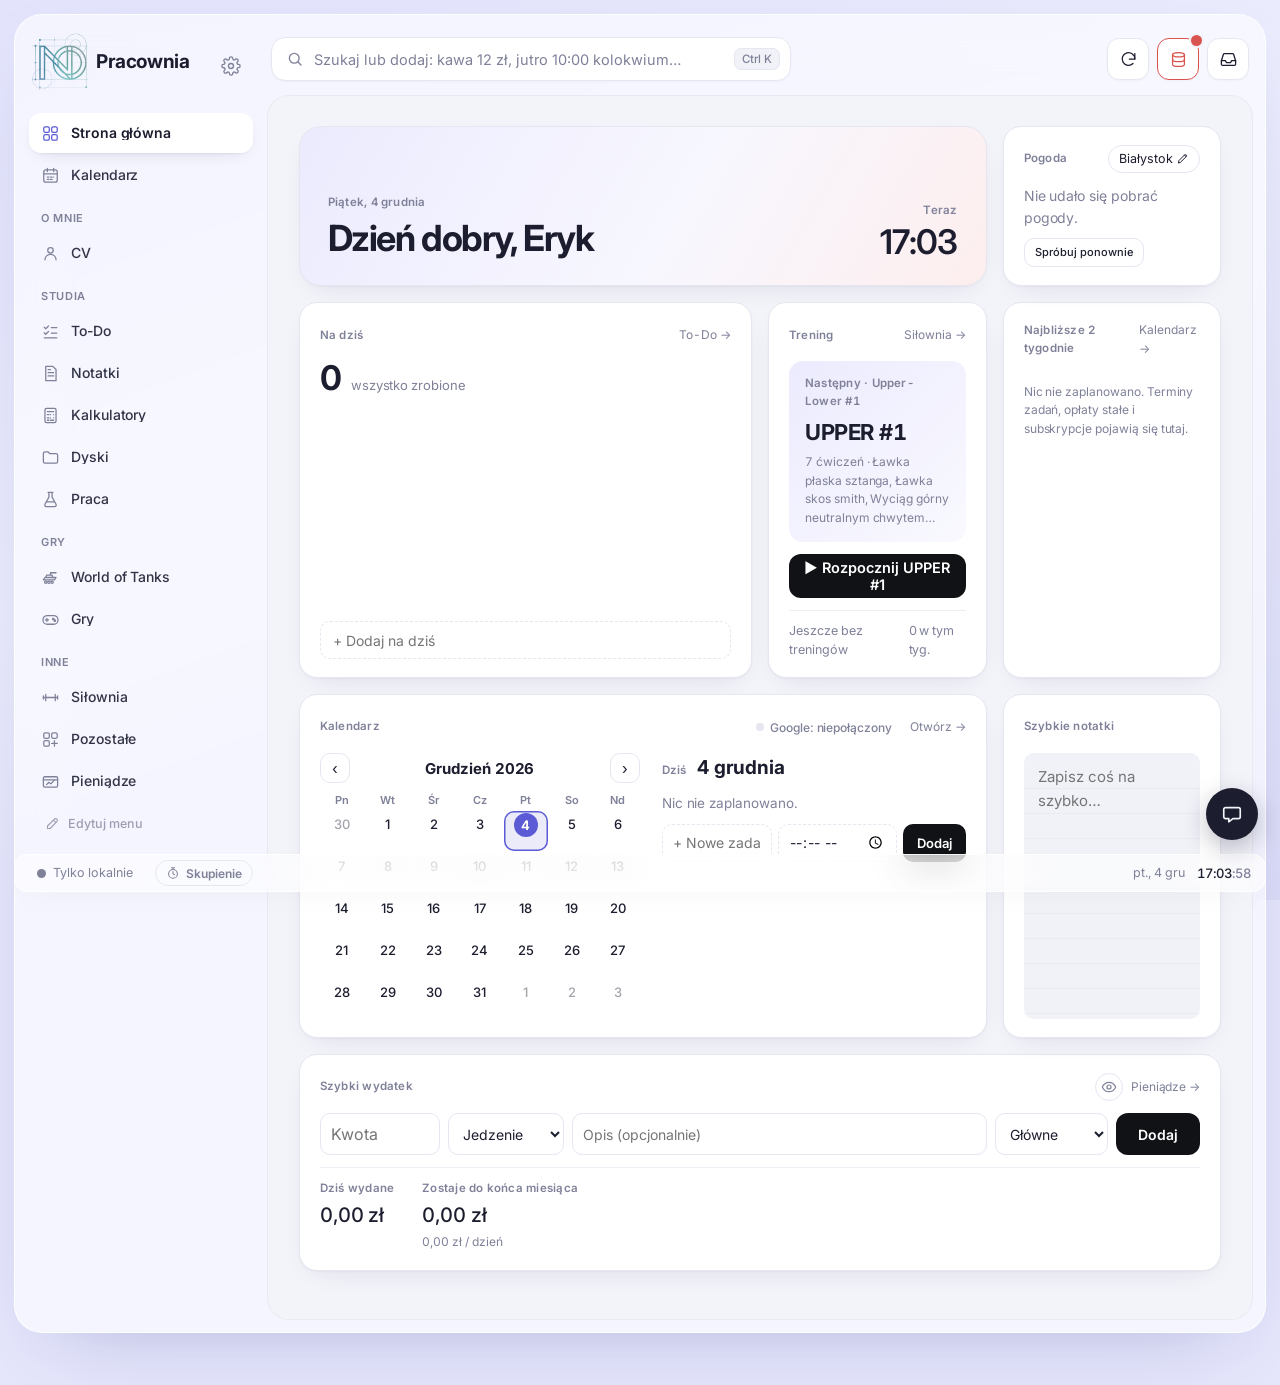
<file: index.html>
<!doctype html>
<!--
  ════════════════════════════════════════════════════════════════════════
   PRACOWNIA — prywatna strona Eryka (budownictwo PB · gry · siłownia)
  ════════════════════════════════════════════════════════════════════════
   Ten plik to tylko „szkielet”: boczne menu, górny pasek z wyszukiwarką i puste miejsce na treść.
   Treść każdej podstrony rysuje JavaScript (folder js/), wygląd — CSS (folder css/).

   Kolejność plików poniżej MA ZNACZENIE:
   • js/00-ustawienia.js i js/01-dane.js pierwsze, js/15-subskrypcje.js, js/16-pieniadze.js, js/17-finanse.js, js/18-cv.js, js/19-skrzynka.js, js/20-kopia-zapasowa.js, js/22-wyszukiwarka.js, js/24-ustawienia.js, js/25-kalendarz.js, js/26-pulpit.js, js/27-wykresy.js, js/28-postepy.js i js/29-pozostale.js i js/30-zdjecia-notatek.js i js/31-odswiez.js, js/32-pdf.js, js/33-strony-a4.js, js/34-zip.js, js/35-docx.js, js/36-szybko-dodaj.js, js/37-skrypt-i-zdjecia.js, js/38-ukryj-kwoty.js, js/39-widzet.js, js/40-animacje-okien.js, js/41-wot-zakupy.js, js/42-wot-garaz.js, js/43-uklad.js, js/44-wot-zasoby.js … js/53-google-kalendarz.js przed routerem, js/13-router.js uruchamia stronę, js/14-szkice-formularzy.js na samym końcu.

  ════════════════════════════════════════════════════════════════════════
-->
<html lang="pl">
<head>
<meta charset="utf-8">
<meta name="viewport" content="width=device-width,initial-scale=1,viewport-fit=cover">
<title>Pracownia Eryka</title>
<link rel="icon" type="image/png" href="img/favicon-64.png">
<link rel="apple-touch-icon" href="img/ikona-180.png">
<script>document.write('<link rel="manifest" href="'+(/[?&]widzet(=|&|$)/.test(location.search)?'manifest-widzet.webmanifest':'manifest.webmanifest')+'">');   /* widżet na pulpit = osobna aplikacja (js/39-widzet.js) */</script>
<meta name="theme-color" content="#E6E7FC" media="(prefers-color-scheme: light)">
<meta name="theme-color" content="#0E0F18" media="(prefers-color-scheme: dark)">
<meta name="mobile-web-app-capable" content="yes">
<meta name="apple-mobile-web-app-title" content="Pracownia">

<!-- czcionki: Inter (tekst), Space Grotesk (nagłówki i duże liczby) -->
<link rel="preconnect" href="https://fonts.googleapis.com">
<link rel="preconnect" href="https://fonts.gstatic.com" crossorigin>
<link rel="stylesheet" href="https://fonts.googleapis.com/css2?family=Inter:wght@400;500;600;700&family=Space+Grotesk:wght@500;600;700&display=swap">

<!-- style — w tej kolejności -->
<link rel="stylesheet" href="css/01-zmienne-i-podstawy.css?v=96">
<link rel="stylesheet" href="css/02-naglowek-i-menu.css?v=96">
<link rel="stylesheet" href="css/03-uklad-strony.css?v=96">
<link rel="stylesheet" href="css/04-world-of-tanks.css?v=96">
<link rel="stylesheet" href="css/05-cv.css?v=96">
<link rel="stylesheet" href="css/06-silownia.css?v=96">
<link rel="stylesheet" href="css/07-todo.css?v=96">
<link rel="stylesheet" href="css/08-notatki.css?v=96">
<link rel="stylesheet" href="css/09-telefon.css?v=96">
<link rel="stylesheet" href="css/10-kalkulatory.css?v=96">
<link rel="stylesheet" href="css/11-posiadowki.css?v=96">
<link rel="stylesheet" href="css/12-dyski.css?v=96">
<link rel="stylesheet" href="css/13-strona-glowna-i-pasek.css?v=96">
<link rel="stylesheet" href="css/15-subskrypcje.css?v=96">
<link rel="stylesheet" href="css/17-pieniadze.css?v=96">
<link rel="stylesheet" href="css/18-finanse.css?v=96">
<link rel="stylesheet" href="css/20-skrzynka.css?v=96">
<link rel="stylesheet" href="css/21-kopia-zapasowa.css?v=96">
<link rel="stylesheet" href="css/25-ustawienia.css?v=96">
<link rel="stylesheet" href="css/26-kalendarz.css?v=96">
<link rel="stylesheet" href="css/27-pulpit.css?v=96">
<link rel="stylesheet" href="css/28-wykresy.css?v=96">
<link rel="stylesheet" href="css/29-ukryj-kwoty.css?v=96">
<link rel="stylesheet" href="css/30-widzet.css?v=96">
<link rel="stylesheet" href="css/31-animacje-okien.css?v=96">
<link rel="stylesheet" href="css/32-wyglad-nowoczesny.css?v=96">
<link rel="stylesheet" href="css/33-wot-zakupy.css?v=96">
<link rel="stylesheet" href="css/34-wot-garaz.css?v=96">
<link rel="stylesheet" href="css/35-uklad.css?v=96">
<link rel="stylesheet" href="css/36-wot-zasoby.css?v=96">
<link rel="stylesheet" href="css/37-wot-tryby.css?v=96">
<link rel="stylesheet" href="css/38-gierki.css?v=96">
<link rel="stylesheet" href="css/39-notatki-word.css?v=96">
<link rel="stylesheet" href="css/40-czat-ai.css?v=96">
<link rel="stylesheet" href="css/41-skupienie.css?v=96">
<link rel="stylesheet" href="css/42-praca-pliki.css?v=96">
<link rel="stylesheet" href="css/43-uklad-menu.css?v=96">
<link rel="stylesheet" href="css/44-notatki-rownania.css?v=96">
<link rel="stylesheet" href="css/44-google-kalendarz.css?v=96">
<link rel="stylesheet" href="css/23-wyglad-pillio.css?v=96">
</head>
<body>

<!-- ═══════════ RAMA STRONY: boczne menu (aside) · górny pasek z wyszukiwarką · treść ═══════════
     Menu: dopisujesz/usuwasz pozycje w <nav> niżej (li.grp = nazwa grupy). Każdy link ma href="#klucz" i data-r="klucz"
     — ten sam klucz musi być w ROUTES (js/13-router.js). Ikony: <svg class="ni"> (24×24, sama linia).
     Wygląd ramy: css/23-wyglad-pillio.css · wyszukiwarka: js/22-wyszukiwarka.js -->
<div class="shell">
  <aside class="side" id="side" aria-label="Menu">
    <div class="brand-row"><a class="brand" href="#start" aria-label="Pracownia — strona główna"><span class="logo-img" aria-hidden="true"><img class="lg-jasne" src="img/logo-jasne-192.png" alt="" width="58" height="58"><img class="lg-ciemne" src="img/logo-192.png" alt="" width="58" height="58"></span><span class="brand-word"><b>Pracownia</b></span></a><button type="button" class="set-btn" id="setBtn" aria-label="Ustawienia" title="Ustawienia"><svg viewBox="0 0 24 24" aria-hidden="true"><circle cx="12" cy="12" r="3"/><path d="M19.4 15a1.7 1.7 0 0 0 .3 1.8l.1.1a2 2 0 1 1-2.8 2.8l-.1-.1a1.7 1.7 0 0 0-1.8-.3 1.7 1.7 0 0 0-1 1.5V21a2 2 0 1 1-4 0v-.1a1.7 1.7 0 0 0-1.1-1.5 1.7 1.7 0 0 0-1.8.3l-.1.1a2 2 0 1 1-2.8-2.8l.1-.1a1.7 1.7 0 0 0 .3-1.8 1.7 1.7 0 0 0-1.5-1H3a2 2 0 1 1 0-4h.1a1.7 1.7 0 0 0 1.5-1.1 1.7 1.7 0 0 0-.3-1.8l-.1-.1a2 2 0 1 1 2.8-2.8l.1.1a1.7 1.7 0 0 0 1.8.3H9a1.7 1.7 0 0 0 1-1.5V3a2 2 0 1 1 4 0v.1a1.7 1.7 0 0 0 1 1.5 1.7 1.7 0 0 0 1.8-.3l.1-.1a2 2 0 1 1 2.8 2.8l-.1.1a1.7 1.7 0 0 0-.3 1.8V9a1.7 1.7 0 0 0 1.5 1H21a2 2 0 1 1 0 4h-.1a1.7 1.7 0 0 0-1.5 1z"/></svg></button></div>
    <nav class="topnav" aria-label="Główna nawigacja">
      <ul class="navtree">
        <li><a class="top" href="#start" data-r="start"><svg class="ni" viewBox="0 0 24 24" aria-hidden="true"><rect x="3.5" y="3.5" width="7" height="7" rx="2"/><rect x="13.5" y="3.5" width="7" height="7" rx="2"/><rect x="3.5" y="13.5" width="7" height="7" rx="2"/><rect x="13.5" y="13.5" width="7" height="7" rx="2"/></svg><span>Strona główna</span></a></li>
        <li><a class="top" href="#kalendarz" data-r="kalendarz"><svg class="ni" viewBox="0 0 24 24" aria-hidden="true"><rect x="3.5" y="5" width="17" height="15.5" rx="2.5"/><path d="M3.5 10h17M8 3v4M16 3v4M8 14h2M12 14h2M16 14h0M8 17h2M12 17h2"/></svg><span>Kalendarz</span></a></li>
        <li class="grp" aria-hidden="true">O mnie</li>
        <li><a class="top" href="#cv" data-r="cv"><svg class="ni" viewBox="0 0 24 24" aria-hidden="true"><circle cx="12" cy="8" r="3.5"/><path d="M5 20a7 7 0 0 1 14 0"/></svg><span>CV</span></a></li>
        <li class="grp" aria-hidden="true">Studia</li>
        <li><a class="top" href="#todo" data-r="todo"><svg class="ni" viewBox="0 0 24 24" aria-hidden="true"><path d="M4 6.5l2 2 3.5-3.5M4 13.5l2 2 3.5-3.5M13 7h7M13 14h7M4 20h16"/></svg><span>To-Do</span></a></li>
        <li><a class="top" href="#notatki" data-r="notatki"><svg class="ni" viewBox="0 0 24 24" aria-hidden="true"><path d="M6 3h9l4 4v14H6z"/><path d="M9 11h7M9 15h7M9 7h3"/></svg><span>Notatki</span></a></li>
        <li><a class="top" href="#kalkulatory" data-r="kalkulatory"><svg class="ni" viewBox="0 0 24 24" aria-hidden="true"><rect x="5" y="3" width="14" height="18" rx="2"/><path d="M8 7h8M8 11h2M12 11h0M16 11h0M8 15h2M12 15h0M16 15h0M8 18h2M12 18h4"/></svg><span>Kalkulatory</span></a></li>
        <li><a class="top" href="#dyski" data-r="dyski"><svg class="ni" viewBox="0 0 24 24" aria-hidden="true"><path d="M3 7a2 2 0 0 1 2-2h4l2 2h8a2 2 0 0 1 2 2v8a2 2 0 0 1-2 2H5a2 2 0 0 1-2-2z"/></svg><span>Dyski</span></a></li>
        <li><a class="top" href="#praca" data-r="praca"><svg class="ni" viewBox="0 0 24 24" aria-hidden="true"><path d="M9 3h6M10 3v6l-5 9a2 2 0 0 0 1.8 3h10.4a2 2 0 0 0 1.8-3l-5-9V3"/><path d="M7 15h10"/></svg><span>Praca</span></a></li>
        <li class="grp" aria-hidden="true">Gry</li>
        <li><a class="top" href="#wot" data-r="wot"><svg class="ni" viewBox="0 0 24 24" aria-hidden="true"><path d="M3 15h14l2-3H5zM6 12l1-3h7l1 3M12 9V6h7"/><circle cx="6" cy="18" r="1.5"/><circle cx="10" cy="18" r="1.5"/><circle cx="14" cy="18" r="1.5"/></svg><span>World of Tanks</span></a></li>
        <li><a class="top" href="#gierki" data-r="gierki"><svg class="ni" viewBox="0 0 24 24" aria-hidden="true"><rect x="2.5" y="7" width="19" height="11" rx="5.5"/><path d="M7.5 10.5v4M5.5 12.5h4"/><circle cx="15.5" cy="11.5" r=".9"/><circle cx="17.5" cy="13.5" r=".9"/></svg><span>Gry</span></a></li>
        <li class="grp" aria-hidden="true">Inne</li>
        <li><a class="top" href="#silownia" data-r="silownia"><svg class="ni" viewBox="0 0 24 24" aria-hidden="true"><path d="M3 12h18M6 8v8M18 8v8M3 10v4M21 10v4"/></svg><span>Siłownia</span></a></li>
        <li><a class="top" href="#pozostale" data-r="pozostale"><svg class="ni" viewBox="0 0 24 24" aria-hidden="true"><rect x="3.5" y="3.5" width="7" height="7" rx="2"/><rect x="13.5" y="3.5" width="7" height="7" rx="2"/><rect x="3.5" y="13.5" width="7" height="7" rx="2"/><path d="M17 13.5v7M13.5 17h7"/></svg><span>Pozostałe</span></a></li>
        <li><a class="top" href="#pieniadze" data-r="pieniadze"><svg class="ni" viewBox="0 0 24 24" aria-hidden="true"><rect x="3" y="6" width="18" height="13" rx="2"/><path d="M3 10h18"/><path d="M7 16l3-3 2.5 2 4-4.5"/></svg><span>Pieniądze</span></a></li>
      </ul>
    </nav>
    <!-- motyw, kopie, synchronizacja: ⚙ Ustawienia obok logo (js/24-ustawienia.js); ukryty przełącznik zostaje dla js/13-router.js -->
    <div class="side-foot" hidden><span class="grp">Motyw</span><div class="theme-seg" role="group" aria-label="Motyw strony"><button type="button" data-th="jasny" aria-label="Jasny motyw" title="Jasny"><svg viewBox="0 0 16 16" fill="none" stroke="currentColor" stroke-width="1.6"><circle cx="8" cy="8" r="3"/><path d="M8 1v1.6M8 13.4V15M1 8h1.6M13.4 8H15M3 3l1.1 1.1M11.9 11.9 13 13M3 13l1.1-1.1M11.9 4.1 13 3"/></svg></button><button type="button" data-th="auto" aria-label="Motyw systemowy" title="Jak w systemie"><svg viewBox="0 0 16 16" fill="none" stroke="currentColor" stroke-width="1.6"><rect x="1.5" y="2.5" width="13" height="9"/><path d="M5.5 14.5h5M8 11.5v3"/></svg></button><button type="button" data-th="ciemny" aria-label="Ciemny motyw" title="Ciemny"><svg viewBox="0 0 16 16" fill="none" stroke="currentColor" stroke-width="1.6"><path d="M13.5 9.6A6 6 0 0 1 6.4 2.5a6 6 0 1 0 7.1 7.1z" stroke-linejoin="round"/></svg></button><span class="knob" aria-hidden="true"></span></div></div>
  </aside>
  <div class="side-scrim" aria-hidden="true"></div>

  <div class="mainc">
    <header class="hdr">
      <div class="hdr-in">
        <button class="menu-btn" id="menuBtn" type="button" aria-expanded="false" aria-controls="side" aria-label="Menu"><svg viewBox="0 0 24 24" aria-hidden="true"><path d="M4 7h16M4 12h16M4 17h10"/></svg></button>
        <div class="srch" role="search"><svg viewBox="0 0 24 24" aria-hidden="true"><circle cx="11" cy="11" r="6.5"/><path d="m16 16 4 4"/></svg><input id="srchIn" type="search" placeholder="Szukaj lub dodaj: kawa 12 zł, jutro 10:00 kolokwium…" aria-label="Szukaj podstrony albo szybko dodaj wydatek lub zadanie" autocomplete="off" spellcheck="false"><kbd class="srch-k">Ctrl K</kbd><div class="srch-pop" id="srchPop" role="listbox" hidden></div></div>
        <div class="hdr-tools"></div>
      </div>
    </header>

    <!-- ═══════════ TREŚĆ: tu router wstawia aktualną podstronę ═══════════ -->
    <main id="main"><div class="page" id="page"></div></main>
  </div>
</div>

<!-- skrypty — w tej kolejności (każdy plik ma na górze opis, co zawiera) -->
<script src="js/00-ustawienia.js?v=96"></script>
<script src="js/01-dane.js?v=96"></script>
<script src="js/02-narzedzia.js?v=96"></script>
<script src="js/03-strona-glowna-i-cv.js?v=96"></script>
<script src="js/04-world-of-tanks.js?v=96"></script>
<script src="js/05-todo.js?v=96"></script>
<script src="js/06-notatki.js?v=96"></script>
<script src="js/07-silownia.js?v=96"></script>
<script src="js/08-posiadowki.js?v=96"></script>
<script src="js/09-kalkulatory.js?v=96"></script>
<script src="js/10-dyski.js?v=96"></script>
<script src="js/11-pasek-dolny.js?v=96"></script>
<script src="js/12-synchronizacja.js?v=96"></script>
<script src="js/15-subskrypcje.js?v=96"></script>
<script src="js/16-pieniadze.js?v=96"></script>
<script src="js/17-finanse.js?v=96"></script>
<script src="js/18-cv.js?v=96"></script>
<script src="js/19-skrzynka.js?v=96"></script>
<script src="js/20-kopia-zapasowa.js?v=96"></script>
<script src="js/22-wyszukiwarka.js?v=96"></script>
<script src="js/24-ustawienia.js?v=96"></script>
<script src="js/25-kalendarz.js?v=96"></script>
<script src="js/26-pulpit.js?v=96"></script>
<script src="js/27-wykresy.js?v=96"></script>
<script src="js/28-postepy.js?v=96"></script>
<script src="js/29-pozostale.js?v=96"></script>
<script src="js/30-zdjecia-notatek.js?v=96"></script>
<script src="js/31-odswiez.js?v=96"></script>
<script src="js/32-pdf.js?v=96"></script>
<script src="js/33-strony-a4.js?v=96"></script>
<script src="js/34-zip.js?v=96"></script>
<script src="js/35-docx.js?v=96"></script>
<script src="js/36-szybko-dodaj.js?v=96"></script>
<script src="js/37-skrypt-i-zdjecia.js?v=96"></script>
<script src="js/38-ukryj-kwoty.js?v=96"></script>
<script src="js/39-widzet.js?v=96"></script>
<script src="js/40-animacje-okien.js?v=96"></script>
<script src="js/41-wot-zakupy.js?v=96"></script>
<script src="js/42-wot-garaz.js?v=96"></script>
<script src="js/43-uklad.js?v=96"></script>
<script src="js/44-wot-zasoby.js?v=96"></script>
<script src="js/45-wot-tryby.js?v=96"></script>
<script src="js/46-gierki.js?v=96"></script>
<script src="js/47-gra-kulki.js?v=96"></script>
<script src="js/48-notatki-word.js?v=96"></script>
<script src="js/49-czat-ai.js?v=96"></script>
<script src="js/50-skupienie.js?v=96"></script>
<script src="js/51-praca-pliki.js?v=96"></script>
<script src="js/52-uklad-menu.js?v=96"></script>
<script src="js/53-notatki-rownania.js?v=96"></script>
<script src="js/53-google-kalendarz.js?v=96"></script>
<script src="js/13-router.js?v=96"></script>
<script src="js/14-szkice-formularzy.js?v=96"></script>
<!-- aplikacja (PWA): sw.js trzyma kopię strony do pracy offline i zawsze pobiera świeże pliki, gdy jest internet -->
<script>if('serviceWorker' in navigator && (location.protocol==='https:'||location.hostname==='localhost')) addEventListener('load',()=>navigator.serviceWorker.register('sw.js').catch(()=>{}));</script>
</body>
</html>
</file>
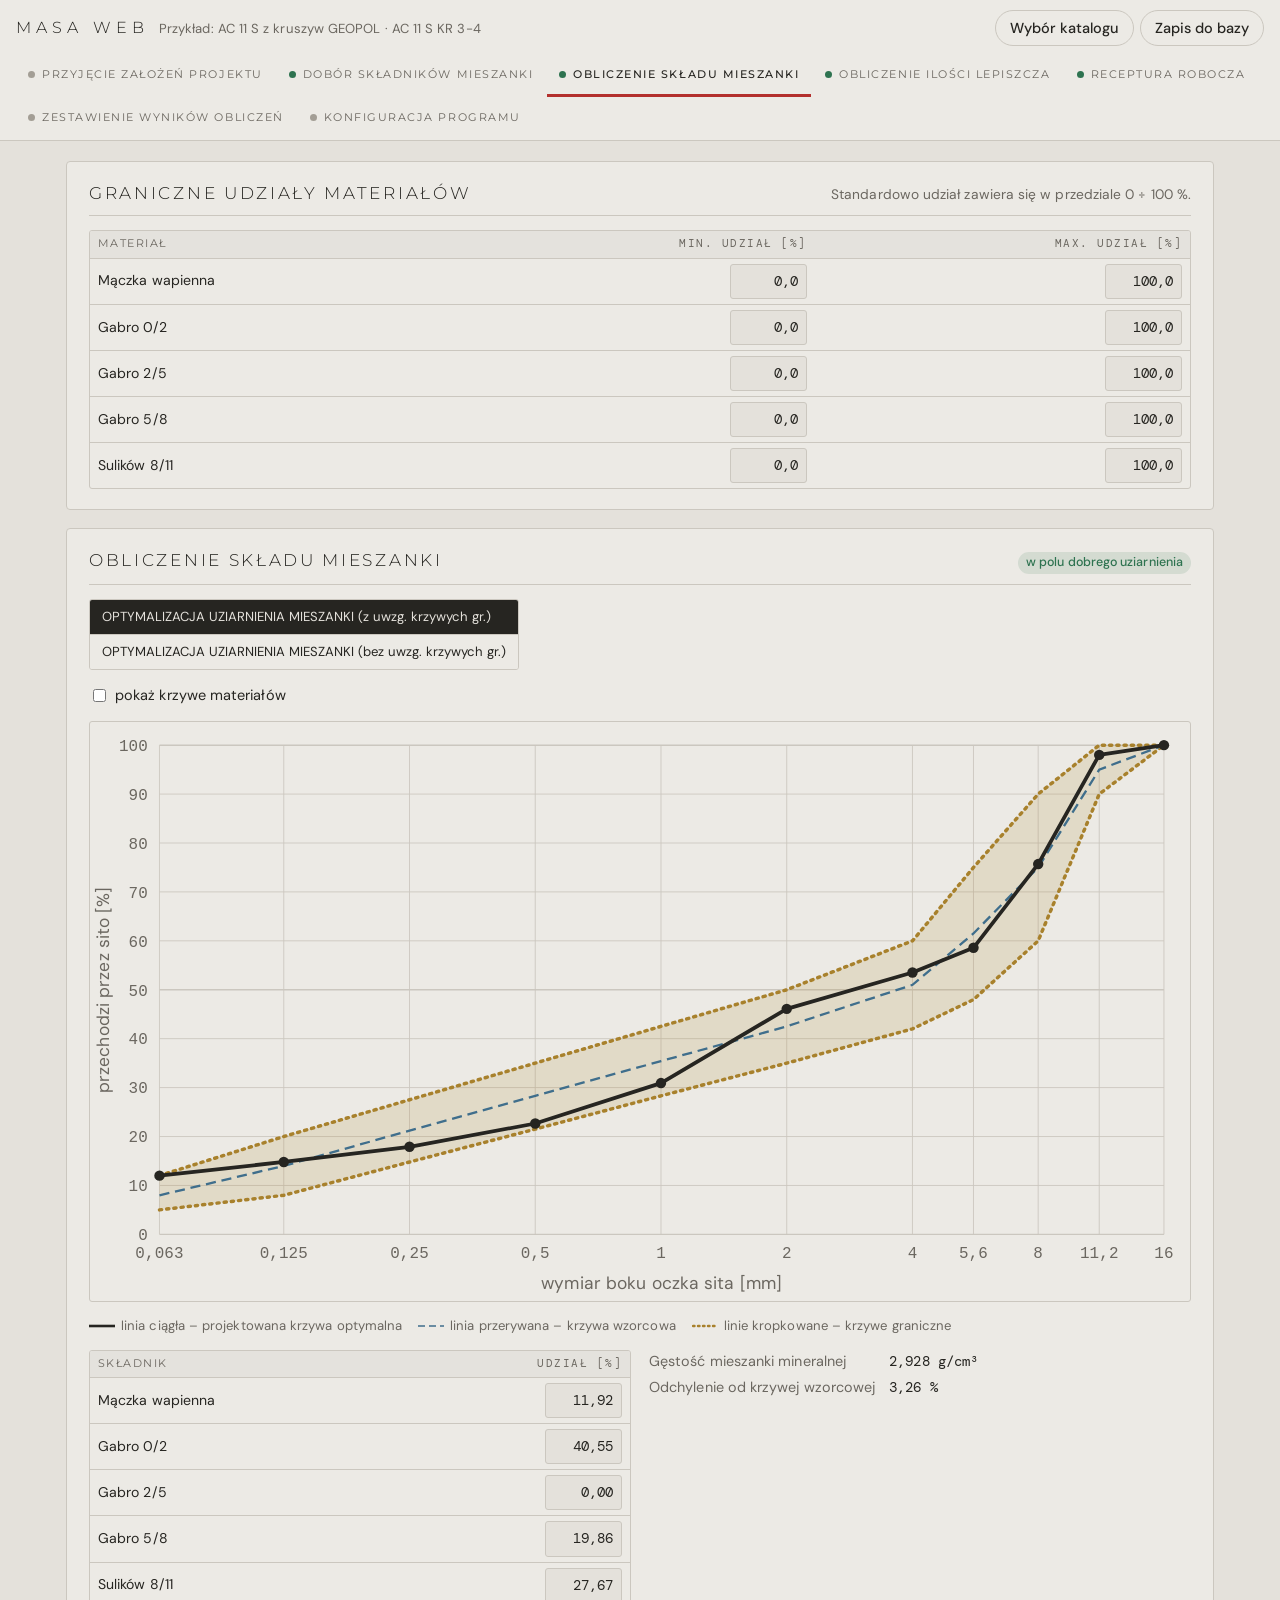
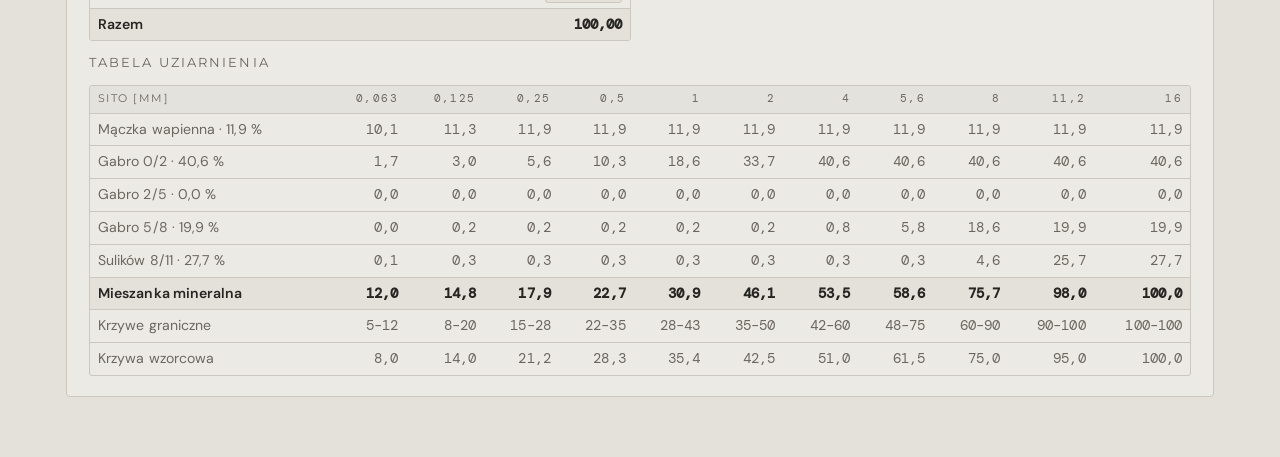
<file: kalkulatory/masa.html>
<!doctype html><html lang="pl"><head><meta charset="utf-8"><meta name="viewport" content="width=device-width,initial-scale=1,viewport-fit=cover">
<script>/* Pracownia: motyw jak na stronie (w okienku strona i tak ustawia go sama) */try{var t=localStorage.getItem("motyw")||"ciemny";if(t==="jasny")document.documentElement.setAttribute("data-theme","light");else if(t==="ciemny")document.documentElement.setAttribute("data-theme","dark");}catch(e){}</script></head><body><title>MASA Web</title>
<meta name="claude:viewport-fit-sides" content="cover">
<link rel="preconnect" href="https://fonts.googleapis.com"><link rel="preconnect" href="https://fonts.gstatic.com" crossorigin>
<link rel="stylesheet" href="https://fonts.googleapis.com/css2?family=DM+Sans:ital,opsz,wght@0,9..40,400..700;1,9..40,400..700&family=DM+Mono:wght@400;500&family=Montserrat:wght@200;300;400;500&display=swap">
<style>/* ═══ WYGLĄD „PRACOWNIA” (strona Eryka) ═══
   Zmienione tylko kolory, czcionki i kształty — kod obliczeń MASA Web bez zmian.
   Motyw (jasny/ciemny) ustawia strona przez data-theme na <html>; otwarte osobno — jak w systemie. */
/* Layout: sticky header with project name + step rail; each step is a working sheet like a lab form */
:root{
  --bg:#E4E1DB; --sheet:#ECEAE5; --ink:#262521; --muted:#6B6760; --line:#CBC7BF; --line-strong:#A39E95;
  --accent:#B3302D; --accent-ink:#ffffff; --accent-soft:rgba(179,48,45,.10);
  --band:#A8812C; --band-soft:rgba(168,129,44,.16); --curve:#262521; --target:#3F6E8C;
  --ok:#2E7350; --ok-soft:rgba(46,115,80,.13); --bad:#B23A30; --bad-soft:rgba(178,58,48,.12); --warn:#946A12; --warn-soft:rgba(168,129,44,.16);
  --f-display:"Montserrat","DM Sans",Arial,sans-serif;
  --f-body:"DM Sans",system-ui,sans-serif;
  --f-mono:"DM Mono",ui-monospace,Consolas,monospace;
  --r:4px; color-scheme:light;
}
@media (prefers-color-scheme: dark){:root:not([data-theme="light"]){
  --bg:#0B0B0C; --sheet:#141416; --ink:#F2F0EC; --muted:#8F8C86; --line:#2A2A2E; --line-strong:#4A4A50;
  --accent:#D0302F; --accent-ink:#ffffff; --accent-soft:rgba(208,48,47,.14);
  --band:#C9A24A; --band-soft:rgba(201,162,74,.13); --curve:#F2F0EC; --target:#7FA9C4;
  --ok:#6FB287; --ok-soft:rgba(111,178,135,.14); --bad:#E5605C; --bad-soft:rgba(229,96,92,.14); --warn:#D9A441; --warn-soft:rgba(217,164,65,.14); color-scheme:dark}}
:root[data-theme="dark"]{
  --bg:#0B0B0C; --sheet:#141416; --ink:#F2F0EC; --muted:#8F8C86; --line:#2A2A2E; --line-strong:#4A4A50;
  --accent:#D0302F; --accent-ink:#ffffff; --accent-soft:rgba(208,48,47,.14);
  --band:#C9A24A; --band-soft:rgba(201,162,74,.13); --curve:#F2F0EC; --target:#7FA9C4;
  --ok:#6FB287; --ok-soft:rgba(111,178,135,.14); --bad:#E5605C; --bad-soft:rgba(229,96,92,.14); --warn:#D9A441; --warn-soft:rgba(217,164,65,.14); color-scheme:dark}

*{box-sizing:border-box}
body{background:var(--bg);color:var(--ink);font:14px/1.5 var(--f-body);margin:0}
button,input,select,textarea{font:inherit;color:inherit}
h1,h2,h3{font-family:var(--f-display);font-weight:600;letter-spacing:.01em;text-wrap:balance;margin:0}
h2{font-size:1.75rem;line-height:1.1}
h3{font-size:1.2rem;line-height:1.2}
.num,td.n,th.n{font-family:var(--f-mono);font-variant-numeric:tabular-nums}

body::before{content:"";position:fixed;inset:0 0 auto;height:env(safe-area-inset-top,0px);z-index:10;background:var(--sheet)}
header.top{position:sticky;top:env(safe-area-inset-top,0px);z-index:5;background:var(--sheet);border-bottom:1px solid var(--line)}
.top-in{display:flex;flex-wrap:wrap;align-items:center;gap:8px 16px;padding-block:10px;padding-left:max(16px,env(safe-area-inset-left,0px));padding-right:max(16px,env(safe-area-inset-right,0px))}
.brand{display:flex;align-items:baseline;gap:10px;min-width:0}
.brand b{font-family:var(--f-display);font-size:1.6rem;letter-spacing:.06em}
.brand span{color:var(--muted);white-space:nowrap;overflow:hidden;text-overflow:ellipsis;max-width:40vw}
.top-actions{margin-left:auto;display:flex;gap:6px;flex-wrap:wrap}
nav.steps{display:flex;gap:2px;overflow-x:auto;padding-left:max(16px,env(safe-area-inset-left,0px));padding-right:max(16px,env(safe-area-inset-right,0px));scrollbar-width:thin}
nav.steps button{border:0;background:none;padding:8px 12px 10px;cursor:pointer;color:var(--muted);border-bottom:3px solid transparent;white-space:nowrap;display:flex;gap:7px;align-items:baseline}
nav.steps button i{font-style:normal;font-family:var(--f-mono);font-size:.8rem}
nav.steps button[aria-selected="true"]{color:var(--ink);border-bottom-color:var(--band);font-weight:600}
nav.steps button .dot{width:7px;height:7px;border-radius:50%;background:var(--line-strong);align-self:center}
nav.steps button .dot.done{background:var(--ok)}
nav.steps button .dot.warn{background:var(--bad)}

main{max-width:1180px;margin:0 auto;padding-block:20px 60px;padding-left:max(16px,env(safe-area-inset-left,0px));padding-right:max(16px,env(safe-area-inset-right,0px));display:grid;gap:18px}
.sheet{background:var(--sheet);border:1px solid var(--line);border-radius:var(--r);padding:18px 20px;display:grid;gap:14px;min-width:0}
.sheet-head{display:flex;flex-wrap:wrap;gap:8px 16px;align-items:baseline;justify-content:space-between}
.sheet-head p{margin:0;color:var(--muted);max-width:70ch}
.lede{color:var(--muted);margin:0;max-width:75ch}
.grid2{display:grid;grid-template-columns:repeat(auto-fit,minmax(min(100%,340px),1fr));gap:18px}
.grid3{display:grid;grid-template-columns:repeat(auto-fit,minmax(min(100%,250px),1fr));gap:14px}
.row{display:flex;flex-wrap:wrap;gap:8px;align-items:center}
.fields{display:grid;grid-template-columns:repeat(auto-fit,minmax(min(100%,200px),1fr));gap:10px 14px}
label.f{display:grid;gap:3px;font-size:.82rem;color:var(--muted)}
label.f input,label.f select,label.f textarea{font-size:.95rem;color:var(--ink)}
input[type=text],input[type=number],input:not([type]),select,textarea{background:var(--bg);border:1px solid var(--line);border-radius:4px;padding:6px 8px;min-width:0;width:100%}
input:focus-visible,select:focus-visible,button:focus-visible,textarea:focus-visible{outline:2px solid var(--accent);outline-offset:1px}
.btn{border:1px solid var(--line-strong);background:var(--sheet);border-radius:4px;padding:6px 12px;cursor:pointer;white-space:nowrap}
.btn:hover{border-color:var(--accent)}
.btn.primary{background:var(--accent);color:var(--accent-ink);border-color:var(--accent)}
.btn.small{padding:3px 8px;font-size:.85rem}
.btn.ghost{border-color:transparent;background:none;color:var(--muted)}
.btn.ghost:hover{color:var(--bad)}
.seg{display:inline-flex;border:1px solid var(--line-strong);border-radius:4px;overflow:hidden;flex-wrap:wrap}
.seg button{border:0;background:var(--sheet);padding:7px 12px;cursor:pointer;border-right:1px solid var(--line)}
.seg button:last-child{border-right:0}
.seg button[aria-pressed="true"]{background:var(--accent);color:var(--accent-ink)}

.tbl-wrap{overflow-x:auto;border:1px solid var(--line);border-radius:4px;max-width:100%}
table{border-collapse:collapse;width:100%;font-size:.88rem}
th,td{padding:5px 8px;border-bottom:1px solid var(--line);text-align:left;vertical-align:middle}
th{font-weight:600;color:var(--muted);font-size:.78rem;text-transform:uppercase;letter-spacing:.04em;background:var(--bg);white-space:nowrap}
td.n,th.n{text-align:right}
tr:last-child td{border-bottom:0}
td input{padding:3px 5px;font-family:var(--f-mono);font-size:.85rem;text-align:right;width:4.6rem}
td input.name{text-align:left;width:11rem;font-family:var(--f-body)}
td select{padding:3px 4px;width:auto}
tr.sum td{font-weight:600;background:var(--bg)}
.pill{display:inline-block;padding:1px 8px;border-radius:999px;font-size:.78rem;font-weight:600;white-space:nowrap}
.pill.ok{background:var(--ok-soft);color:var(--ok)}
.pill.bad{background:var(--bad-soft);color:var(--bad)}
.pill.warn{background:var(--warn-soft);color:var(--warn)}
.pill.info{background:var(--accent-soft);color:var(--accent)}
td.out{color:var(--bad);font-weight:600}
.note{border-left:3px solid var(--band);background:var(--band-soft);padding:8px 12px;border-radius:0 4px 4px 0;margin:0}
.note.bad{border-color:var(--bad);background:var(--bad-soft)}
.muted{color:var(--muted)}
.big{font-family:var(--f-display);font-size:2.2rem;line-height:1;font-weight:600}
.kv{display:grid;align-content:start;margin:0;grid-template-columns:auto auto;gap:4px 14px;font-size:.9rem;justify-content:start}
.kv dt{color:var(--muted)} .kv dd{margin:0;font-family:var(--f-mono)}

.chart-box{position:relative;border:1px solid var(--line);border-radius:4px;background:var(--sheet);overflow-x:auto}
.chart-box svg{display:block;width:100%;min-width:560px;height:auto;touch-action:none}
.legend{display:flex;flex-wrap:wrap;gap:6px 16px;font-size:.82rem;color:var(--muted)}
.legend span{display:inline-flex;gap:6px;align-items:center}
.legend svg{width:26px;height:10px}

.method{border:1px solid var(--line);border-radius:4px;padding:12px;display:grid;gap:8px;align-content:start;cursor:pointer}
.method[aria-checked="true"]{border-color:var(--accent);box-shadow:inset 0 0 0 1px var(--accent);background:var(--accent-soft)}
.method .formula{font-family:var(--f-mono);font-size:.82rem;color:var(--muted)}
.method .res{font-family:var(--f-display);font-size:1.5rem;font-weight:600}
.lib-list{max-height:420px;overflow:auto}
.drop{border:1.5px dashed var(--line-strong);border-radius:4px;padding:14px;text-align:center;color:var(--muted)}
.drop.over{border-color:var(--accent);background:var(--accent-soft)}
.toast{position:fixed;left:50%;transform:translateX(-50%);bottom:calc(16px + env(safe-area-inset-bottom,0px));background:var(--ink);color:var(--sheet);padding:8px 16px;border-radius:4px;z-index:20;font-size:.9rem}
.report{background:#fff;color:#111;padding:24px;border:1px solid var(--line);border-radius:4px;overflow-x:auto}
.report h1{font-size:1.6rem}.report h2{font-size:1.25rem;margin:18px 0 6px}
.report table{font-size:.8rem}.report th{background:#f1f1ee;color:#333}.report th,.report td{border:1px solid #ccc}
.swatch{display:inline-block;width:10px;height:10px;border-radius:2px;margin-right:6px;vertical-align:middle}
details summary{cursor:pointer;color:var(--muted)}
@media (prefers-reduced-motion:no-preference){.sheet{animation:in .18s ease-out}@keyframes in{from{transform:translateY(4px)}to{transform:none}}}
.method .res .sub{display:block;font-size:.85rem;font-family:var(--f-body);font-weight:400}
nav.steps button{font-size:.8rem;letter-spacing:.03em}
.sheet h2{letter-spacing:.02em}
nav.steps{flex-wrap:wrap}
.seg.seg-col{flex-direction:column}
.seg.seg-col button{border-right:0;border-bottom:1px solid var(--line);text-align:left}
.seg.seg-col button:last-child{border-bottom:0}
.sheet>*{min-width:0}
h2{overflow-wrap:anywhere}
details{min-width:0}
.khint{font-size:.8rem;display:grid;gap:4px}
.khint table{font-size:.8rem}.khint td{padding:2px 6px}
.khint tr.cur td{background:var(--band-soft);font-weight:600}
.khint td.n{white-space:nowrap}
td input{min-width:3.9rem}
.dirbar{display:flex;flex-wrap:wrap;gap:8px 12px;align-items:center;padding:10px 14px;border:1px solid var(--line);border-radius:var(--r);background:var(--accent-soft)}
.dirbar.warn{background:var(--warn-soft)}
.pass-row td{font-size:.78rem;padding-top:0;border-bottom:1px solid var(--line)}
tr:has(+ .pass-row) td{border-bottom:0}
.tbl-wrap table{width:max-content;min-width:100%}
td input{min-width:4.2rem}
table td input:not(.name):not([type=checkbox]):not([type=radio]){width:4.8rem;min-width:4.8rem}
table td input.name{width:11rem}

/* ═══ „PRACOWNIA”: typografia i detale jak na stronie ═══ */
body{font:14.5px/1.55 var(--f-body);letter-spacing:.005em}
h1,h2,h3{font-family:var(--f-display);font-weight:300;letter-spacing:.14em;text-transform:uppercase}
h2{font-size:1.05rem;line-height:1.35}
.sheet h2{letter-spacing:.16em}
h3{font-size:.82rem;font-weight:400;letter-spacing:.16em;color:var(--muted)}
.brand b{font-family:var(--f-display);font-weight:300;font-size:1rem;letter-spacing:.32em;text-transform:uppercase}
.brand span{font-size:.82rem}
header.top{background:var(--sheet);border-bottom:1px solid var(--line)}
nav.steps button{font-family:var(--f-display);font-size:.68rem;letter-spacing:.14em;font-weight:400;padding:10px 12px 11px}
nav.steps button[aria-selected="true"]{color:var(--ink);border-bottom-color:var(--accent);font-weight:500}
nav.steps button .dot.warn{background:var(--bad)}
.sheet{border-radius:var(--r);padding:20px 22px;border-color:var(--line)}
.sheet-head{border-bottom:1px solid var(--line);padding-bottom:10px}
.sheet-head p,.lede{font-size:.86rem}
input[type=text],input[type=number],input:not([type]),select,textarea{border-radius:3px;background:var(--bg)}
input:focus-visible,select:focus-visible,button:focus-visible,textarea:focus-visible{outline:1px solid var(--accent);outline-offset:0}
.btn{border-radius:999px;padding:6px 14px;border-color:var(--line);background:var(--sheet);font-weight:500}
.btn:hover{border-color:var(--ink)}
.btn.primary{background:var(--accent);border-color:var(--accent);color:var(--accent-ink)}
.btn.primary:hover{filter:brightness(1.08)}
.btn.small{padding:3px 10px}
.seg{border-radius:3px;border-color:var(--line)}
.seg button{font-size:.82rem}
.seg button[aria-pressed="true"]{background:var(--ink);color:var(--bg)}
th{font-family:var(--f-display);font-weight:400;font-size:.66rem;letter-spacing:.14em;background:color-mix(in srgb,var(--ink) 4%,var(--sheet))}
.tbl-wrap{border-radius:3px}
.big{font-family:var(--f-display);font-weight:300;letter-spacing:.02em}
.method{border-radius:var(--r)}
.method h3{color:var(--ink);font-size:.74rem}
.method[aria-checked="true"]{border-color:var(--accent);box-shadow:inset 0 0 0 1px var(--accent);background:var(--accent-soft)}
.method .res{font-family:var(--f-display);font-weight:300}
.pill{border-radius:999px;font-weight:500}
.note{border-left-color:var(--band)}
.chart-box{border-radius:3px}
.dirbar{border-radius:var(--r);background:color-mix(in srgb,var(--ink) 5%,var(--sheet))}
.dirbar.warn{background:var(--warn-soft)}
.toast{border-radius:999px;background:var(--ink);color:var(--bg)}
.report{background:#F7F5F1;border-radius:3px}
:root[data-theme="dark"] .report{background:#EDEAE4}
::selection{background:var(--accent);color:var(--accent-ink)}
@media (max-width:640px){ .sheet{padding:16px 14px} main{padding-top:14px} nav.steps{flex-wrap:nowrap;overflow-x:auto;scrollbar-width:none} nav.steps::-webkit-scrollbar{display:none} .top-actions .btn{font-size:.82rem;padding:5px 11px} }
</style>
<header class="top"><div class="top-in"><div class="brand"><b>MASA Web</b><span id="pname"></span></div>
<div class="top-actions"><button class="btn" data-act="dir" id="dirbtn">Katalog roboczy</button><button class="btn" data-act="db-save" title="ZAPIS DO BAZY NA DYSKU">Zapis do bazy</button>
<input type="file" id="open-file" accept=".json,application/json" hidden></div></div>
<nav class="steps" id="steps" role="tablist" aria-label="Etapy projektowania"></nav></header>
<main id="main"></main>
<script>/* ===== MASA-W engine: optimisation, binder, trial mix, plant recipe ===== */
const SIEVES = [0.063, 0.125, 0.25, 0.5, 1, 2, 4, 5.6, 8, 11.2, 16, 22.4, 31.5, 45, 63];

/* ---------- dense linear algebra ---------- */
function solveLin(M, r) {
  const n = r.length, A = M.map((row, i) => row.slice().concat([r[i]]));
  for (let c = 0; c < n; c++) {
    let p = c;
    for (let i = c + 1; i < n; i++) if (Math.abs(A[i][c]) > Math.abs(A[p][c])) p = i;
    if (Math.abs(A[p][c]) < 1e-300) A[p][c] = 1e-300;
    [A[c], A[p]] = [A[p], A[c]];
    for (let i = c + 1; i < n; i++) {
      const f = A[i][c] / A[c][c];
      if (f) for (let k = c; k <= n; k++) A[i][k] -= f * A[c][k];
    }
  }
  const x = new Array(n).fill(0);
  for (let i = n - 1; i >= 0; i--) {
    let s = A[i][n];
    for (let k = i + 1; k < n; k++) s -= A[i][k] * x[k];
    x[i] = s / A[i][i];
  }
  return x;
}

/* ---------- convex QP, primal-dual interior point (Mehrotra) ----------
   min 1/2 x'Hx + c'x   s.t.  Aeq x = beq,  G x <= h                    */
function qp(H, c, Aeq, beq, G, h, opt = {}) {
  const n = c.length, p = Aeq.length, m = G.length;
  const reg = opt.reg ?? 1e-9;
  let x = opt.x0 ? opt.x0.slice() : new Array(n).fill(0);
  let y = new Array(p).fill(0);
  let s = G.map((g, i) => Math.max(h[i] - dot(g, x), 1));
  let z = new Array(m).fill(1);
  const mv = (M, v) => M.map(r => dot(r, v));
  const mtv = (M, v, n) => { const o = new Array(n).fill(0); M.forEach((r, i) => r.forEach((a, j) => o[j] += a * v[i])); return o; };
  let it, converged = false;
  for (it = 0; it < 200; it++) {
    const Hx = mv(H, x);
    const rd = Hx.map((v, j) => v + c[j]);
    mtv(Aeq, y, n).forEach((v, j) => rd[j] += v);
    mtv(G, z, n).forEach((v, j) => rd[j] += v);
    const rp = Aeq.map((a, i) => dot(a, x) - beq[i]);
    const rg = G.map((g, i) => dot(g, x) + s[i] - h[i]);
    const mu = m ? dot(s, z) / m : 0;
    const res = Math.max(norm(rd), norm(rp), norm(rg));
    if (res < 1e-8 && mu < 1e-10) { converged = true; break; }
    // reduced KKT matrix
    const W = z.map((zi, i) => zi / s[i]);
    const K = H.map((r, i) => r.map((v, j) => v + (i === j ? reg : 0)));
    for (let k = 0; k < m; k++) { const g = G[k], w = W[k]; for (let i = 0; i < n; i++) if (g[i]) for (let j = 0; j < n; j++) K[i][j] += w * g[i] * g[j]; }
    const N = n + p;
    const KKT = [];
    for (let i = 0; i < n; i++) KKT.push(K[i].concat(Aeq.map(a => a[i])));
    for (let i = 0; i < p; i++) KKT.push(Aeq[i].concat(new Array(p).fill(0)));
    const step = (rc) => {
      const t = rc.map((v, i) => (v + z[i] * rg[i]) / s[i]);
      const r1 = mtv(G, t, n).map((v, j) => -rd[j] - v);
      const sol = solveLin(KKT, r1.concat(rp.map(v => -v)));
      const dx = sol.slice(0, n), dy = sol.slice(n);
      const ds = G.map((g, i) => -rg[i] - dot(g, dx));
      const dz = z.map((zi, i) => (rc[i] - zi * ds[i]) / s[i]);
      return { dx, dy, ds, dz };
    };
    const maxStep = (v, dv) => { let a = 1; for (let i = 0; i < v.length; i++) if (dv[i] < 0) a = Math.min(a, -v[i] / dv[i]); return a; };
    // predictor
    const aff = step(s.map((si, i) => -si * z[i]));
    const aP = Math.min(maxStep(s, aff.ds), maxStep(z, aff.dz));
    const muAff = m ? s.reduce((acc, si, i) => acc + (si + aP * aff.ds[i]) * (z[i] + aP * aff.dz[i]), 0) / m : 0;
    const sigma = mu > 0 ? Math.pow(muAff / mu, 3) : 0;
    // corrector
    const d = step(s.map((si, i) => -si * z[i] - aff.ds[i] * aff.dz[i] + sigma * mu));
    const a = Math.min(1, 0.99 * Math.min(maxStep(s, d.ds), maxStep(z, d.dz)));
    for (let j = 0; j < n; j++) x[j] += a * d.dx[j];
    for (let j = 0; j < p; j++) y[j] += a * d.dy[j];
    for (let j = 0; j < m; j++) { s[j] += a * d.ds[j]; z[j] += a * d.dz[j]; }
  }
  return { x, converged, iterations: it };
}
const dot = (a, b) => { let s = 0; for (let i = 0; i < a.length; i++) s += a[i] * b[i]; return s; };
const norm = v => v.reduce((m, a) => Math.max(m, Math.abs(a)), 0);

/* ---------- mix design ----------
   mats: [{passing:[...SIEVES.length], min, max, price}]
   spec: {lower, upper, target, active:[bool], weight:[num]}
   mode: 'grading' | 'cost' | 'free' (no limits)                        */
function combine(mats, x) {
  return SIEVES.map((_, j) => mats.reduce((s, m, i) => s + x[i] * m.passing[j] / 100, 0));
}
function designMix(mats, spec, mode) {
  const n = mats.length;
  const lo = mats.map(m => +m.min || 0), hi = mats.map(m => (m.max === '' || m.max == null) ? 100 : +m.max);
  if (lo.reduce((a, b) => a + b, 0) > 100 + 1e-9 || hi.reduce((a, b) => a + b, 0) < 100 - 1e-9)
    return { ok: false, error: 'Udziały graniczne materiałów wykluczają sumę 100 %. Popraw minima lub maksima.' };
  const J = SIEVES.map((_, j) => j).filter(j => spec.upper[j] != null && spec.lower[j] != null);
  const act = J.filter(j => spec.active[j] !== false);
  const a = j => mats.map(m => m.passing[j] / 100);
  // quadratic objective: sum w (Y - T)^2
  const H = Array.from({ length: n }, () => new Array(n).fill(0)), cq = new Array(n).fill(0);
  J.forEach(j => {
    const w = spec.weight?.[j] ?? 1, aj = a(j), T = spec.target[j];
    if (T == null || !w) return;
    for (let i = 0; i < n; i++) { cq[i] += -2 * w * T * aj[i]; for (let k = 0; k < n; k++) H[i][k] += 2 * w * aj[i] * aj[k]; }
  });
  const bounds = [], bh = [];
  for (let i = 0; i < n; i++) {
    const e = new Array(n).fill(0); e[i] = 1; bounds.push(e); bh.push(hi[i]);
    const f = new Array(n).fill(0); f[i] = -1; bounds.push(f); bh.push(-lo[i]);
  }
  const Aeq = [new Array(n).fill(1)], beq = [100];
  const x0 = lo.map((l, i) => l + (100 - lo.reduce((s, v) => s + v, 0)) * (hi[i] - l) / Math.max(1e-9, hi.reduce((s, v, k) => s + v - lo[k], 0)));

  if (mode === 'free') {
    const r = qp(H, cq, Aeq, beq, bounds, bh, { x0 });
    return finish(r.x, false, []);
  }
  // phase I: minimal total violation of grading limits
  const N = n + act.length;
  const G1 = [], h1 = [];
  bounds.forEach((b, k) => { G1.push(b.concat(new Array(act.length).fill(0))); h1.push(bh[k]); });
  act.forEach((j, t) => {
    const aj = a(j), e = new Array(act.length).fill(0); e[t] = -1;
    G1.push(aj.concat(e)); h1.push(spec.upper[j]);
    G1.push(aj.map(v => -v).concat(e)); h1.push(-spec.lower[j]);
    const f = new Array(N).fill(0); f[n + t] = -1; G1.push(f); h1.push(0);
  });
  const H1 = Array.from({ length: N }, (_, i) => Array.from({ length: N }, (_, k) => i === k ? 1e-7 : 0));
  const c1 = new Array(n).fill(0).concat(new Array(act.length).fill(1));
  const r1 = qp(H1, c1, [new Array(n).fill(1).concat(new Array(act.length).fill(0))], [100], G1, h1, { x0: x0.concat(new Array(act.length).fill(5)) });
  const viol = r1.x.slice(n);
  const totalViol = viol.reduce((s, v) => s + Math.max(0, v), 0);
  const feasible = totalViol < 1e-4;
  const slack = act.map((_, t) => feasible ? 0 : Math.max(0, viol[t]) + 1e-6);
  const G = bounds.slice(), h = bh.slice();
  act.forEach((j, t) => {
    const aj = a(j);
    G.push(aj); h.push(spec.upper[j] + slack[t] + 1e-9);
    G.push(aj.map(v => -v)); h.push(-spec.lower[j] + slack[t] + 1e-9);
  });
  let r;
  if (mode === 'cost' && feasible) {
    const price = mats.map(m => +m.price || 0);
    const scale = 1e-4 * Math.max(1, ...price);
    const Hc = H.map(row => row.map(v => v * scale)), cc = price.map((p, i) => p + cq[i] * scale);
    r = qp(Hc, cc, Aeq, beq, G, h, { x0 });
    if (r.x.some(v => !isFinite(v))) r = qp(H, cq, Aeq, beq, G, h, { x0 });
  } else {
    r = qp(H, cq, Aeq, beq, G, h, { x0 });
  }
  return finish(r.x, !feasible, act.filter((_, t) => viol[t] > 1e-4));

  function finish(xraw, infeasible, violated) {
    let x = xraw.map((v, i) => Math.min(hi[i], Math.max(lo[i], v)));
    const sum = x.reduce((s, v) => s + v, 0); x = x.map(v => v * 100 / sum);
    const Y = combine(mats, x);
    const sse = J.reduce((s, j) => spec.target[j] == null ? s : s + (Y[j] - spec.target[j]) ** 2, 0);
    const cost = mats.reduce((s, m, i) => s + x[i] / 100 * (+m.price || 0), 0);
    return { ok: true, x, Y, infeasible, violated, rms: Math.sqrt(sse / Math.max(1, J.length)), cost, mode };
  }
}

/* ---------- interpolation on sieve curve (log size) ---------- */
function passingAt(Y, d) {
  if (d <= SIEVES[0]) return Y[0];
  for (let j = 1; j < SIEVES.length; j++) if (d <= SIEVES[j]) {
    const t = (Math.log(d) - Math.log(SIEVES[j - 1])) / (Math.log(SIEVES[j]) - Math.log(SIEVES[j - 1]));
    return Y[j - 1] + t * (Y[j] - Y[j - 1]);
  }
  return Y[Y.length - 1];
}

/* ---------- densities & volumetrics ---------- */
function aggDensity(mats, x) { return 100 / mats.reduce((s, m, i) => s + x[i] / m.density, 0); }
function maxDensity(rhoAgg, B, rhoB) { return 100 / ((100 - B) / rhoAgg + B / rhoB); }
function volumetrics(rhoMax, rhoBulk, B, rhoB) {
  if (!rhoBulk) return null;
  const Vm = (rhoMax - rhoBulk) / rhoMax * 100;
  const VMA = Vm + B * rhoBulk / rhoB;
  return { Vm, VMA, VFB: (VMA - Vm) / VMA * 100 };
}
const akToB = ak => 100 * ak / (100 + ak);   // % on aggregate -> % in mix
const bToAk = b => 100 * b / (100 - b);

/* ---------- binder content methods ---------- */
const HVEEM = [ // size [mm], surface factor [m2/kg] per % passing  (ft2/lb * 0.2048)
  { d: 'max', f: 2 }, { d: 4, f: 2 }, { d: 2, f: 4 }, { d: 1, f: 8 }, { d: 0.5, f: 14 },
  { d: 0.25, f: 30 }, { d: 0.125, f: 60 }, { d: 0.063, f: 160 }];
function surfaceHveem(Y, factors = HVEEM) {
  const sft = factors.reduce((s, r) => s + r.f * (r.d === 'max' ? 100 : passingAt(Y, r.d)) / 100, 0);
  return sft * 0.2048; // m2/kg
}
function surfaceDuriez(Y) {
  const p63 = passingAt(Y, 6.3), p025 = passingAt(Y, 0.25), p0063 = Y[0];
  const G = 100 - p63, S = p63 - p025, s = p025 - p0063, f = p0063;
  return { sigma: (0.25 * G + 2.3 * S + 12 * s + 150 * f) / 100, G, S, s, f };
}
const binderMethods = {
  voids: p => ({ ak: (p.P + p.n) * p.rhoB / p.rhoAggBulk }),
  film: (p, ctx) => { const F = surfaceHveem(ctx.Y); return { ak: F * p.b * p.rhoB / 10, F }; },
  duriez: (p, ctx) => { const d = surfaceDuriez(ctx.Y); const alpha = p.useAlpha ? 2.65 / ctx.rhoAgg : 1; return { ak: p.K * alpha * Math.pow(d.sigma, 0.2), F: d.sigma, alpha }; },
  empirical: (p, ctx) => {
    const c = ctx.Y[0], b = passingAt(ctx.Y, 2) - c, a = 100 - passingAt(ctx.Y, 2);
    const B = p.x * a + p.y * b + p.z * c + p.F;
    return { ak: bToAk(B), a, b, c };
  },
  manual: p => ({ ak: p.basis === 'mix' ? bToAk(p.value) : p.value })
};
function defaultEmpiricalZ(c) { return c > 10 ? 0.15 : c > 5 ? 0.18 : 0.20; }

/* ---------- trial mix (Marshall series) ---------- */
function trialMix(mats, x, Bopt, mass, stepB, nSer = 5) {
  const half = Math.floor(nSer / 2), rows = [];
  for (let k = -half; k <= half; k++) {
    const B = Bopt + k * stepB, mb = mass * B / 100, ma = mass - mb;
    let cum = 0;
    const comps = mats.map((m, i) => { const g = ma * x[i] / 100; cum += g; return { g, cum }; });
    rows.push({ B, mb, ma, comps, total: mass });
  }
  return rows;
}

/* ---------- plant (batch) recipe ---------- */
function plantRecipe(mats, x, B, cfg) {
  const Q = cfg.batch, mb = Q * B / 100, ma = Q - mb;
  const isFiller = mats.map(m => cfg.fillerSeparate && m.group === 1);
  const xF = x.reduce((s, v, i) => s + (isFiller[i] ? v : 0), 0);
  const xD = 100 - xF;
  // grading of material going through the dryer
  const Yd = SIEVES.map((_, j) => xD > 0 ? mats.reduce((s, m, i) => s + (isFiller[i] ? 0 : x[i] * m.passing[j]), 0) / xD : 0);
  const cut = cfg.binSieves.slice().sort((a, b) => a - b);
  const pAt = d => SIEVES.includes(d) ? Yd[SIEVES.indexOf(d)] : passingAt(Yd, d);
  const bins = [];
  let prev = 0, prevD = 0;
  cut.forEach(d => { const p = Math.max(prev, pAt(d)); bins.push({ from: prevD, to: d, share: p - prev }); prev = p; prevD = d; });
  bins.push({ from: prevD, to: null, share: Math.max(0, 100 - prev) });
  const aggDryer = ma * xD / 100;
  // weighing order: coarse bins first, cumulative
  let cum = 0;
  const weigh = (cfg.ascending ? bins.slice() : bins.slice().reverse()).map(b => { const kg = aggDryer * b.share / 100; cum += kg; return { ...b, kg, cum }; });
  const filler = ma * xF / 100;
  const rhoT = cfg.rhoB * (1 - 0.0006 * (cfg.tBinder - 25));
  const feeders = mats.map((m, i) => ({ name: m.name, pct: x[i], tph: cfg.rate ? cfg.rate * (1 - B / 100) * x[i] / 100 : null, filler: isFiller[i] }));
  return { Q, mb, ma, xF, Yd, bins: weigh, filler, rhoT, binderL: mb / rhoT, feeders };
}

/* ---------- MASA .DAT import (CP852 text) ---------- */
const CP852 = "\u00c7\u00fc\u00e9\u00e2\u00e4\u016f\u0107\u00e7\u0142\u00eb\u0150\u0151\u00ee\u0179\u00c4\u0106\u00c9\u0139\u013a\u00f4\u00f6\u013d\u013e\u015a\u015b\u00d6\u00dc\u0164\u0165\u0141\u00d7\u010d\u00e1\u00ed\u00f3\u00fa\u0104\u0105\u017d\u017e\u0118\u0119\u00ac\u017a\u010c\u015f\u00ab\u00bb\u2591\u2592\u2593\u2502\u2524\u00c1\u00c2\u011a\u015e\u2563\u2551\u2557\u255d\u017b\u017c\u2510\u2514\u2534\u252c\u251c\u2500\u253c\u0102\u0103\u255a\u2554\u2569\u2566\u2560\u2550\u256c\u00a4\u0111\u0110\u010e\u00cb\u010f\u0147\u00cd\u00ce\u011b\u2518\u250c\u2588\u2584\u0162\u016e\u2580\u00d3\u00df\u00d4\u0143\u0144\u0148\u0160\u0161\u0154\u00da\u0155\u0170\u00fd\u00dd\u0163\u00b4\u00ad\u02dd\u02db\u02c7\u02d8\u00a7\u00f7\u00b8\u00b0\u00a8\u02d9\u0171\u0158\u0159\u25a0\u00a0";
function decodeCP852(buf) {
  const u = new Uint8Array(buf); let s = '';
  for (const b of u) s += b < 128 ? String.fromCharCode(b) : CP852[b - 128];
  return s;
}
function parseMasaDat(text, fileName) {
  const lines = text.split(/\r\n/);
  let sieves = null, grp = 0; const out = [];
  for (let k = 0; k < lines.length; k++) {
    let s = lines[k];
    if (s.includes('G R U P A')) { grp++; continue; }
    if (s.includes('S i t a')) { sieves = s.split(':')[1].trim().split(/\s+/).map(Number); continue; }
    if (s.length > 60 && s.length < 161 && s[0] !== ' ' && s[0] !== '|' && k + 1 < lines.length) {
      // a binary field contained CR/LF -> rejoin
      while (s.length < 161 && k + 1 < lines.length) { s += '\r\n' + lines[++k]; }
    }
    if (s.length >= 150 && s[0] !== ' ' && s[0] !== '|') {
      const tail = s.slice(-85), vals = [];
      for (let q = 0; q < 17; q++) vals.push(parseInt(tail.slice(q * 5, q * 5 + 5), 10) || 0);
      out.push({ grp, name: s.slice(0, 20).trim(), prod: s.slice(20, 26).trim(), density: (parseInt(s.slice(28, 32), 10) || 0) / 1000, cert: s.slice(34, 51).trim(), vals });
    }
  }
  if (!sieves) sieves = [0, 0.063, 0.125, 0.25, 0.5, 1, 2, 4, 5.6, 8, 11.2, 16, 22.4, 31.5, 45, 45, 45];
  // sieves[0] = pan; vals = mass retained on each sieve (pan first)
  return out.map((r, idx) => ({ id: 'm' + Date.now().toString(36) + idx, name: r.name, group: Math.min(4, Math.max(1, r.grp)), density: r.density || 2.65, producer: r.prod, cert: r.cert, source: fileName || '', price: 0, passing: retToPassing(sieves, r.vals), grams: retToGrams(sieves, r.vals) }));
}
/* masy/udziały pozostające na sitach (dno pierwsze) -> % przechodzący przez SIEVES */
function curveToSieves(pts) {
  return SIEVES.map(d => {
    const hit = pts.find(t => Math.abs(t.d - d) < 1e-6);
    if (hit) return round1(hit.p);
    if (d > pts[pts.length - 1].d) return 100;
    const Yp = pts.map(t => t.p), arr = pts.map(t => t.d);
    for (let j = 1; j < arr.length; j++) if (d < arr[j]) {
      const t = (Math.log(d) - Math.log(arr[j - 1])) / (Math.log(arr[j]) - Math.log(arr[j - 1]));
      return round1(Yp[j - 1] + t * (Yp[j] - Yp[j - 1]));
    }
    return round1(Yp[0]);
  });
}
/* masy pozostające na sitach -> {m0, r:{dno, j}} w układzie SIEVES (null gdy sita się nie zgadzają) */
function retToGrams(sieves, vals) {
  const r = { dno: vals[0] || 0 };
  for (let q = 1; q < sieves.length; q++) {
    const v = vals[q] || 0, j = SIEVES.findIndex(d => Math.abs(d - sieves[q]) < 1e-6);
    if (j < 0) { if (v) return null; continue; }
    r[j] = (r[j] || 0) + v;
  }
  SIEVES.forEach((_, j) => { if (r[j] == null) r[j] = 0; });
  return { m0: null, r };
}
function gramsToPassing(g) {
  const sum = (g.r.dno || 0) + SIEVES.reduce((s, _, j) => s + (g.r[j] || 0), 0);
  const tot = g.m0 && g.m0 > sum ? g.m0 : sum; if (!tot) return SIEVES.map(() => 100);
  let cum = (g.r.dno || 0) + (tot - sum);
  return SIEVES.map((_, j) => { const p = Math.round(cum / tot * 1000) / 10; cum += g.r[j] || 0; return Math.min(100, p); });
}
function retToPassing(sieves, vals) {
  const tot = vals.reduce((a, b) => a + b, 0) || 1;
  const pts = []; let cum = 0;
  for (let q = 1; q < sieves.length; q++) { cum += vals[q - 1]; if (!pts.length || sieves[q] > pts[pts.length - 1].d) pts.push({ d: sieves[q], p: 100 * cum / tot }); }
  return curveToSieves(pts);
}

/* ---------- MASA BAZA_MMB.WYN (receptury, rekord 2547 B) ---------- */
const ZESTAWY_SIT = {
  1: [0.075, 0.15, 0.18, 0.3, 0.42, 0.85, 2, 4, 6.3, 8, 9.6, 12.8, 16, 20, 25, 31.5], 2: [0.075, 0.15, 0.3, 0.6, 1.18, 2.36, 4.75, 9.5, 12.5, 19, 37.5, 37.5, 37.5, 37.5, 37.5, 37.5],
  3: [0.075, 0.15, 0.18, 0.3, 0.42, 0.85, 2, 5, 6.3, 8, 9.6, 12.8, 16, 20, 25, 31.5], 4: [0.075, 0.15, 0.18, 0.3, 0.42, 0.85, 2, 5, 8, 11.2, 16, 22.4, 31.5, 38.1, 38.1, 38.1],
  5: [0.075, 0.15, 0.3, 0.42, 0.85, 2, 4, 6.3, 8, 12.8, 16, 20, 25, 31.5, 63, 80], 11: [0.063, 0.125, 2, 4, 5.6, 8, 11.2, 16, 22.4, 31.5, 45, 45, 45, 45, 45, 45]
};
const ZESTAW_EN = [0.063, 0.125, 0.25, 0.5, 1, 2, 4, 5.6, 8, 11.2, 16, 22.4, 31.5, 45, 45, 45];
function real48(u, o) {
  const ex = u[o]; if (!ex) return 0;
  let m = 0; for (let k = 4; k >= 0; k--) m = m * 256 + u[o + 1 + k];
  const neg = m >= 2 ** 39; if (neg) m -= 2 ** 39;
  return (neg ? -1 : 1) * (1 + m / 2 ** 39) * 2 ** (ex - 129);
}
function parseMasaWyn(buf, zestaw = 12) {
  const u = new Uint8Array(buf), R = 2547, out = [];
  const sv = ZESTAWY_SIT[zestaw] || ZESTAW_EN;
  const sieves = [0, ...sv];
  const w16 = (o, signed = true) => { const v = u[o] | (u[o + 1] << 8); return signed && v > 32767 ? v - 65536 : v; };
  const str = (o, max) => { const n = Math.min(u[o], max); let s = ''; for (let k = 0; k < n; k++) { const b = u[o + 1 + k]; s += b < 128 ? String.fromCharCode(b) : CP852[b - 128]; } return s.trim(); };
  for (let k = 0; k + R <= u.length; k++) {
    const b = k * R; const name = str(b, 16); const mats = [];
    for (let s = 0; s < 9; s++) {
      const m = b + 201 + 206 * s; if (!u[m]) continue;
      const rr = []; for (let j = 0; j < 17; j++) rr.push(real48(u, m + 85 + 6 * j));
      const rsum = rr.reduce((a, c) => a + c, 0);
      const vals = (rr.every(v => v >= 0 && v <= 100.5) && Math.abs(rsum - 100) < 1.5) ? rr : Array.from({ length: 17 }, (_, j) => w16(m + 85 + 2 * j, false));
      const passing = retToPassing(sieves, vals); const grams = retToGrams(sieves, vals);
      const grp = passing[0] >= 60 ? 1 : passing[5] >= 85 ? 2 : passing[9] >= 90 ? 3 : 4;
      out.length; mats.push({ id: 'w' + k + '_' + s, name: str(m, 20), cert: str(m + 21, 16), density: w16(m + 72) / 1000 || 2.65, group: grp, passing,
        min: round2(real48(u, m + 187)), max: round2(real48(u, m + 193)) || 100, x: real48(u, m + 199), price: 0, source: 'BAZA_MMB.WYN', grams });
    }
    if (!mats.length) continue;
    const tpts = []; sv.forEach((d, j) => { if (!tpts.length || d > tpts[tpts.length - 1].d) tpts.push({ d, p: w16(b + 136 + 2 * j) / 100 }); });
    out.push({ idx: k, name, mats, target: curveToSieves(tpts), binderName: str(b + 2397, 27), binderDensity: w16(b + 2435) / 1000, B: w16(b + 2437) / 100, binderId: w16(b + 2056) });
  }
  return out;
}
const round2 = v => Math.round(v * 100) / 100;
const round1 = v => Math.round(v * 10) / 10;

if (typeof module !== 'undefined' && module.exports) module.exports = { SIEVES, qp, designMix, combine, passingAt, aggDensity, maxDensity, volumetrics, akToB, bToAk, binderMethods, surfaceHveem, surfaceDuriez, trialMix, plantRecipe, parseMasaDat, parseMasaWyn, gramsToPassing, retToGrams, decodeCP852, defaultEmpiricalZ };
</script>
<script>/* ===== MASA Web – UI (nazewnictwo zgodne z programem MASA) ===== */
const MIXLIB = [{"id":"g00","name":"AC 16 P KR 1-2","desc":"Beton asfaltowy do warstwy podbudowy, AC 16 P KR 1-2","norm":1,"bmin":4.4,"upper":[10.0,13.0,22.3,31.5,40.8,50.0,67.5,76.0,85.0,92.0,100.0,100.0,100.0,100.0],"lower":[4.0,5.0,10.0,15.0,20.0,25.0,37.5,43.6,50.0,70.0,90.0,100.0,100.0,100.0],"target":[7.0,9.0,16.1,23.3,30.4,37.5,52.5,59.8,67.5,81.0,95.0,100.0,100.0,100.0],"norm_sieves":[1,1,1,1,1,1,1,1,1,1,1,1,1,1]},{"id":"g01","name":"AC 22 P KR 1-2","desc":"Beton asfaltowy do warstwy podbudowy, AC 22 P KR 1-2","norm":1,"bmin":4.2,"upper":[10.0,13.0,21.0,29.0,37.0,45.0,58.5,65.1,72.0,83.0,93.0,100.0,100.0,100.0],"lower":[4.0,5.0,7.5,10.0,12.5,15.0,28.5,35.1,42.0,55.0,65.0,90.0,100.0,100.0],"target":[7.0,9.0,14.3,19.5,24.8,30.0,43.5,50.1,57.0,69.0,79.0,95.0,100.0,100.0],"norm_sieves":[0,0,1,1,1,0,1,1,1,0,1,0,1,1]},{"id":"g02","name":"AC 16 P KR 3-4","desc":"Beton asfaltowy do warstwy podbudowy, AC 16 P KR 3-4","norm":1,"bmin":4.2,"upper":[8.0,12.0,21.5,31.0,40.5,50.0,63.0,69.3,76.0,85.0,100.0,100.0,100.0,100.0],"lower":[4.0,5.0,10.0,15.0,20.0,25.0,37.5,43.6,50.0,65.0,90.0,100.0,100.0,100.0],"target":[6.0,8.5,15.8,23.0,30.3,37.5,50.3,56.4,63.0,75.0,95.0,100.0,100.0,100.0],"norm_sieves":[1,1,1,1,1,1,1,1,1,1,1,1,1,1]},{"id":"g03","name":"AC 22 P KR 3-4 ZDW Olsztyn","desc":"Beton asfaltowy do warstwy podbudowy, AC 22 P KR 3-4 ZDW Olsztyn","norm":9,"bmin":4.0,"upper":[8.0,12.0,20.3,28.5,36.8,45.0,55.0,60.0,68.0,78.0,90.0,100.0,100.0,100.0],"lower":[4.0,4.0,6.8,9.5,12.3,15.0,24.0,32.0,42.0,52.0,65.0,90.0,100.0,100.0],"target":[6.0,8.0,13.6,19.0,24.6,30.0,39.5,46.0,55.0,65.0,77.5,95.0,100.0,100.0],"norm_sieves":[0,0,1,1,1,0,1,1,1,0,1,0,1,1]},{"id":"g04","name":"AC 32 P KR 3-4","desc":"Beton asfaltowy do warstwy podbudowy, AC 32 P KR 3-4","norm":1,"bmin":3.8,"upper":[7.0,12.0,19.0,26.0,33.0,40.0,46.5,49.7,53.0,65.1,77.9,90.0,100.0,100.0],"lower":[3.0,4.0,5.5,7.0,8.5,10.0,21.5,27.1,33.0,43.5,54.5,65.0,90.0,100.0],"target":[5.0,8.0,12.3,16.5,20.8,25.0,34.0,38.4,43.0,54.3,66.2,77.5,95.0,100.0],"norm_sieves":[1,1,1,1,1,1,1,1,1,1,1,1,1,1]},{"id":"g05","name":"AC 16 P KR 5-7","desc":"Beton asfaltowy do warstwy podbudowy, AC 16 P KR 5-7","norm":1,"bmin":4.2,"upper":[8.0,12.0,21.5,31.0,40.5,50.0,63.0,69.3,76.0,85.0,100.0,100.0,100.0,100.0],"lower":[4.0,5.0,10.0,15.0,20.0,25.0,37.5,43.6,50.0,65.0,90.0,100.0,100.0,100.0],"target":[6.0,8.5,15.8,23.0,30.3,37.5,50.3,56.4,63.0,75.0,95.0,100.0,100.0,100.0],"norm_sieves":[1,1,1,1,1,1,1,1,1,1,1,1,1,1]},{"id":"g06","name":"AC 22 P KR 5-7","desc":"Beton asfaltowy do warstwy podbudowy, AC 22 P KR 5-7","norm":1,"bmin":4.0,"upper":[8.0,12.0,20.3,28.5,36.8,45.0,56.5,62.1,68.0,78.7,90.0,100.0,100.0,100.0],"lower":[4.0,4.0,6.8,9.5,12.3,15.0,28.5,35.1,42.0,53.2,65.0,90.0,100.0,100.0],"target":[6.0,8.0,13.5,19.0,24.5,30.0,42.5,48.6,55.0,65.9,77.5,95.0,100.0,100.0],"norm_sieves":[1,1,1,1,1,1,1,1,1,1,1,1,1,1]},{"id":"g07","name":"AC 32 P KR 5-7","desc":"Beton asfaltowy do warstwy podbudowy, AC 32 P KR 5-7","norm":1,"bmin":3.8,"upper":[7.0,12.0,19.0,26.0,33.0,40.0,46.5,49.7,53.0,65.1,77.9,90.0,100.0,100.0],"lower":[3.0,4.0,5.5,7.0,8.5,10.0,21.5,27.1,33.0,43.5,54.5,65.0,90.0,100.0],"target":[5.0,8.0,12.3,16.5,20.8,25.0,34.0,38.4,43.0,54.3,66.2,77.5,95.0,100.0],"norm_sieves":[1,1,1,1,1,1,1,1,1,1,1,1,1,1]},{"id":"g08","name":"AC 11 W KR 1-2","desc":"Beton asfaltowy do warstwy wiążącej i wyrównawczej, AC 11 W KR 1-2","norm":1,"bmin":4.8,"upper":[8.0,24.0,31.8,39.5,47.3,55.0,70.0,77.3,85.0,100.0,100.0,100.0,100.0,100.0],"lower":[3.0,6.0,12.0,18.0,24.0,30.0,45.0,52.3,60.0,90.0,100.0,100.0,100.0,100.0],"target":[5.5,8.0,13.0,20.0,28.0,36.5,50.0,60.0,76.0,95.0,100.0,100.0,100.0,100.0],"norm_sieves":[1,1,1,1,1,1,1,1,1,1,1,1,1,1]},{"id":"g09","name":"AC 16 W KR 1-2","desc":"Beton asfaltowy do warstwy wiążącej i wyrównawczej, AC 16 W KR 1-2","norm":1,"bmin":4.6,"upper":[8.0,15.0,25.0,35.0,45.0,55.0,65.1,69.9,75.1,80.0,100.0,100.0,100.0,100.0],"lower":[3.0,5.0,10.0,15.0,20.0,25.0,41.1,48.9,57.2,65.0,90.0,100.0,100.0,100.0],"target":[5.5,10.0,17.5,25.0,32.5,40.0,53.1,59.4,66.2,72.5,95.0,100.0,100.0,100.0],"norm_sieves":[1,1,1,1,1,1,1,1,1,1,1,1,1,1]},{"id":"g10","name":"AC 16 W KR 3-4 ZDW Olsztyn","desc":"Beton asfaltowy do warstwy wiążącej i wyrównawczej, AC 16 W KR 3-4 ZDW Olsztyn","norm":1,"bmin":4.6,"upper":[10.0,12.0,21.5,31.0,40.5,50.0,62.0,70.0,80.0,90.0,100.0,100.0,100.0,100.0],"lower":[4.0,4.0,9.3,14.5,19.8,25.0,35.0,43.0,55.0,70.0,90.0,100.0,100.0,100.0],"target":[7.0,8.0,15.4,22.8,30.2,37.5,48.5,56.5,67.5,80.0,95.0,100.0,100.0,100.0],"norm_sieves":[0,0,1,1,1,0,1,1,0,1,0,1,1,1]},{"id":"g11","name":"AC 22 W KR 3-4","desc":"Beton asfaltowy do warstwy wiążącej i wyrównawczej, AC 22 W KR 3-4","norm":1,"bmin":4.4,"upper":[10.0,12.0,20.3,28.5,36.8,45.0,57.5,63.6,70.0,79.7,90.0,100.0,100.0,100.0],"lower":[4.0,4.0,8.0,12.0,16.0,20.0,32.5,38.6,45.0,54.7,65.0,90.0,100.0,100.0],"target":[7.0,8.0,14.1,20.3,26.4,32.5,45.0,51.1,57.5,67.2,77.5,95.0,100.0,100.0],"norm_sieves":[1,1,1,1,1,1,1,1,1,1,1,1,1,1]},{"id":"g12","name":"AC 16 W KR 5-7","desc":"Beton asfaltowy do warstwy wiążącej i wyrównawczej, AC 16 W KR 5-7","norm":1,"bmin":4.6,"upper":[10.0,12.0,21.5,31.0,40.5,50.0,63.0,71.0,80.0,90.0,100.0,100.0,100.0,100.0],"lower":[4.0,4.0,9.3,14.5,19.8,25.0,40.0,47.0,55.0,70.0,90.0,100.0,100.0,100.0],"target":[7.0,8.0,15.4,22.8,30.2,37.5,51.5,59.0,67.5,80.0,95.0,100.0,100.0,100.0],"norm_sieves":[1,1,1,1,1,1,1,1,1,1,1,1,1,1]},{"id":"g13","name":"AC 22 W KR 5-7","desc":"Beton asfaltowy do warstwy wiążącej i wyrównawczej, AC 22 W KR 5-7","norm":1,"bmin":4.4,"upper":[10.0,12.0,20.3,28.5,36.8,45.0,57.5,63.6,70.0,79.7,90.0,100.0,100.0,100.0],"lower":[4.0,4.0,8.0,12.0,16.0,20.0,32.5,38.6,45.0,54.7,65.0,90.0,100.0,100.0],"target":[7.0,8.0,14.1,20.3,26.4,32.5,45.0,51.1,57.5,67.2,77.5,95.0,100.0,100.0],"norm_sieves":[1,1,1,1,1,1,1,1,1,1,1,1,1,1]},{"id":"g14","name":"AC 5 S KR 1-2","desc":"Beton asfaltowy do warstwy ścieralnej, AC 5 S KR 1-2","norm":1,"bmin":6.2,"upper":[14.0,22.0,32.8,43.5,54.3,65.0,88.6,100.0,100.0,100.0,100.0,100.0,100.0,100.0],"lower":[6.0,8.0,16.0,24.0,32.0,40.0,73.7,90.0,100.0,100.0,100.0,100.0,100.0,100.0],"target":[10.0,15.0,24.4,33.8,43.1,52.5,81.1,95.0,100.0,100.0,100.0,100.0,100.0,100.0],"norm_sieves":[1,1,1,1,1,1,1,1,1,1,1,1,1,1]},{"id":"g15","name":"AC 8 S KR 1-2","desc":"Beton asfaltowy do warstwy ścieralnej, AC 8 S KR 1-2","norm":1,"bmin":6.0,"upper":[14.0,22.0,31.5,41.0,50.5,60.0,80.2,90.0,100.0,100.0,100.0,100.0,100.0,100.0],"lower":[6.0,8.0,17.3,26.5,35.8,45.0,61.8,70.0,90.0,100.0,100.0,100.0,100.0,100.0],"target":[10.0,15.0,24.4,33.8,43.1,52.5,71.0,80.0,95.0,100.0,100.0,100.0,100.0,100.0],"norm_sieves":[1,1,1,1,1,1,1,1,1,1,1,1,1,1]},{"id":"g16","name":"AC 11 S KR 1-2","desc":"Beton asfaltowy do warstwy ścieralnej, AC 11 S KR 1-2","norm":1,"bmin":5.8,"upper":[12.0,20.0,28.8,37.5,46.3,55.0,72.5,81.0,90.0,100.0,100.0,100.0,100.0,100.0],"lower":[5.0,8.0,13.5,19.0,24.5,30.0,50.0,59.7,70.0,90.0,100.0,100.0,100.0,100.0],"target":[8.5,14.0,21.1,28.3,35.4,42.5,61.3,70.4,80.0,95.0,100.0,100.0,100.0,100.0],"norm_sieves":[1,1,1,1,1,1,1,1,1,1,1,1,1,1]},{"id":"g17","name":"AC 8 S KR 3-4","desc":"Beton asfaltowy do warstwy ścieralnej, AC 8 S KR 3-4","norm":1,"bmin":5.8,"upper":[12.0,22.0,30.3,38.5,46.8,55.0,60.0,80.0,100.0,100.0,100.0,100.0,100.0,100.0],"lower":[5.0,8.0,16.0,24.0,32.0,40.0,48.0,60.0,90.0,100.0,100.0,100.0,100.0,100.0],"target":[8.5,15.0,23.2,31.3,39.4,47.5,54.0,70.0,95.0,100.0,100.0,100.0,100.0,100.0],"norm_sieves":[1,1,1,1,1,1,1,1,1,1,1,1,1,1]},{"id":"g18","name":"AC 11 S KR 3-4","desc":"Beton asfaltowy do warstwy ścieralnej, AC 11 S KR 3-4","norm":1,"bmin":5.6,"upper":[12.0,20.0,27.5,35.0,42.5,50.0,60.0,75.0,90.0,100.0,100.0,100.0,100.0,100.0],"lower":[5.0,8.0,14.8,21.5,28.3,35.0,42.0,48.0,60.0,90.0,100.0,100.0,100.0,100.0],"target":[8.0,14.0,21.2,28.3,35.4,42.5,51.0,61.5,75.0,95.0,100.0,100.0,100.0,100.0],"norm_sieves":[0,0,1,1,1,0,1,0,1,0,1,1,1,1]},{"id":"g19","name":"AC 8 S KR 5-6","desc":"Beton asfaltowy do warstwy ścieralnej, AC 8 S KR 5-6","norm":1,"bmin":5.8,"upper":[12.0,22.0,30.3,38.5,46.8,55.0,60.0,80.0,100.0,100.0,100.0,100.0,100.0,100.0],"lower":[5.0,8.0,16.0,24.0,32.0,40.0,48.0,60.0,90.0,100.0,100.0,100.0,100.0,100.0],"target":[8.5,15.0,23.2,31.3,39.4,47.5,54.0,70.0,95.0,100.0,100.0,100.0,100.0,100.0],"norm_sieves":[1,1,1,1,1,1,1,1,1,1,1,1,1,1]},{"id":"g20","name":"AC 11 S KR 3-6 ZDW OLSZTYN","desc":"Beton asfaltowy do warstwy ścieralnej, AC 11 S KR 3-6 ZDW OLSZTYN","norm":1,"bmin":5.8,"upper":[11.0,20.0,27.5,35.0,42.5,50.0,60.0,75.0,90.0,100.0,100.0,100.0,100.0,100.0],"lower":[5.0,8.0,14.7,21.5,28.3,35.0,42.0,48.0,60.0,90.0,100.0,100.0,100.0,100.0],"target":[8.0,14.0,21.1,28.3,35.4,42.5,51.0,61.5,75.0,95.0,100.0,100.0,100.0,100.0],"norm_sieves":[0,0,1,1,1,0,1,0,1,0,1,1,1,1]},{"id":"g21","name":"AC WMS 16 KR 3-7","desc":"Beton asf. o wysokim module sztywności do warstwy podbudowy, AC WMS 16 KR 3-7","norm":1,"bmin":5.0,"upper":[12.0,20.0,27.2,34.8,42.4,50.0,64.1,70.9,78.2,85.0,100.0,100.0,100.0,100.0],"lower":[2.0,4.0,5.2,6.8,8.4,10.0,34.1,45.9,58.3,70.0,90.0,100.0,100.0,100.0],"target":[7.0,12.0,16.2,20.8,25.4,30.0,49.1,58.4,68.3,77.5,95.0,100.0,100.0,100.0],"norm_sieves":[1,1,1,1,1,1,1,1,1,1,1,1,1,1]},{"id":"g22","name":"AC WMS 22 KR 3-7","desc":"Beton asf. o wysokim module sztywności do warstwy podbudowy, AC WMS 22 KR 3-7","norm":1,"bmin":5.0,"upper":[11.0,20.0,26.6,34.4,42.2,50.0,60.0,66.0,73.0,80.0,90.0,100.0,100.0,100.0],"lower":[2.0,4.0,5.2,6.8,8.4,10.0,20.0,26.0,33.0,40.0,60.0,90.0,100.0,100.0],"target":[5.0,7.0,8.0,10.0,12.0,18.0,28.0,36.0,44.0,55.0,75.0,95.0,100.0,100.0],"norm_sieves":[1,1,1,1,1,1,1,1,1,1,1,1,1,1]},{"id":"g23","name":"AC WMS 16 KR 3-7","desc":"Beton asf. o wysokim module sztywności do warstwy wiążącej, AC WMS 16 KR 3-7","norm":1,"bmin":5.0,"upper":[12.0,20.0,27.2,34.8,42.4,50.0,64.1,70.9,78.2,85.0,100.0,100.0,100.0,100.0],"lower":[2.0,4.0,5.2,6.8,8.4,10.0,34.1,45.9,58.3,70.0,90.0,100.0,100.0,100.0],"target":[7.0,12.0,16.2,20.8,25.4,30.0,49.1,58.4,68.3,77.5,95.0,100.0,100.0,100.0],"norm_sieves":[1,1,1,1,1,1,1,1,1,1,1,1,1,1]},{"id":"g24","name":"AC WMS 22 KR 3-7","desc":"Beton asf. o wysokim module sztywności do warstwy wiążącej, AC WMS 22 KR 3-7","norm":1,"bmin":5.0,"upper":[11.0,20.0,26.6,34.4,42.2,50.0,60.0,66.0,73.0,80.0,90.0,100.0,100.0,100.0],"lower":[2.0,4.0,5.2,6.8,8.4,10.0,20.0,26.0,33.0,40.0,60.0,90.0,100.0,100.0],"target":[6.5,12.0,15.9,20.6,25.3,30.0,40.0,46.0,53.0,60.0,75.0,95.0,100.0,100.0],"norm_sieves":[1,1,1,1,1,1,1,1,1,1,1,1,1,1]},{"id":"g25","name":"SMA 5 KR 1-2","desc":"Mieszanka SMA do warstwy ścieralnej, SMA 5 KR 1-2","norm":3,"bmin":7.4,"upper":[12.0,19.0,24.3,29.5,34.8,40.0,80.4,100.0,100.0,100.0,100.0,100.0,100.0,100.0],"lower":[7.0,10.0,15.0,20.0,25.0,30.0,70.4,90.0,100.0,100.0,100.0,100.0,100.0,100.0],"target":[9.5,14.5,19.6,24.8,29.9,35.0,75.4,95.0,100.0,100.0,100.0,100.0,100.0,100.0],"norm_sieves":[1,1,1,1,1,1,1,1,1,1,1,1,1,1]},{"id":"g26","name":"SMA 8 KR 1-2","desc":"Mieszanka SMA do warstwy ścieralnej, SMA 8 KR 1-2","norm":3,"bmin":7.2,"upper":[12.0,17.0,20.3,23.5,26.8,30.0,50.2,60.0,100.0,100.0,100.0,100.0,100.0,100.0],"lower":[7.0,9.0,11.8,14.5,17.3,20.0,30.1,35.0,90.0,100.0,100.0,100.0,100.0,100.0],"target":[9.5,13.0,16.0,19.0,22.0,25.0,40.2,47.5,95.0,100.0,100.0,100.0,100.0,100.0],"norm_sieves":[1,1,1,1,1,1,1,1,1,1,1,1,1,1]},{"id":"g27","name":"SMA 5 KR 3-4","desc":"Mieszanka SMA do warstwy ścieralnej, SMA 5 KR 3-4","norm":3,"bmin":7.4,"upper":[12.0,19.0,24.3,29.5,34.8,40.0,80.4,100.0,100.0,100.0,100.0,100.0,100.0,100.0],"lower":[7.0,10.0,15.0,20.0,25.0,30.0,70.4,90.0,100.0,100.0,100.0,100.0,100.0,100.0],"target":[9.5,14.5,19.6,24.8,29.9,35.0,75.4,95.0,100.0,100.0,100.0,100.0,100.0,100.0],"norm_sieves":[1,1,1,1,1,1,1,1,1,1,1,1,1,1]},{"id":"g28","name":"SMA 8 KR 3-4","desc":"Mieszanka SMA do warstwy ścieralnej, SMA 8 KR 3-4","norm":3,"bmin":7.2,"upper":[12.0,17.0,20.3,23.5,26.8,30.0,50.2,60.0,100.0,100.0,100.0,100.0,100.0,100.0],"lower":[7.0,9.0,11.8,14.5,17.3,20.0,30.1,35.0,90.0,100.0,100.0,100.0,100.0,100.0],"target":[9.5,13.0,16.0,19.0,22.0,25.0,40.2,47.5,95.0,100.0,100.0,100.0,100.0,100.0],"norm_sieves":[1,1,1,1,1,1,1,1,1,1,1,1,1,1]},{"id":"g29","name":"SMA 11 KR 3-4","desc":"Mieszanka SMA do warstwy ścieralnej, SMA 11 KR 3-4","norm":3,"bmin":6.6,"upper":[12.0,17.0,20.3,23.5,26.8,30.0,40.1,45.0,65.0,100.0,100.0,100.0,100.0,100.0],"lower":[8.0,9.0,11.8,14.5,17.3,20.0,30.1,35.0,50.0,90.0,100.0,100.0,100.0,100.0],"target":[10.0,13.0,16.0,19.0,22.0,25.0,35.1,40.0,57.5,95.0,100.0,100.0,100.0,100.0],"norm_sieves":[1,1,1,1,1,1,1,1,1,1,1,1,1,1]},{"id":"g30","name":"SMA 8 KR 5-7","desc":"Mieszanka SMA do warstwy ścieralnej, SMA 8 KR 5-7","norm":3,"bmin":7.2,"upper":[12.0,17.0,20.3,23.5,26.8,30.0,50.2,60.0,100.0,100.0,100.0,100.0,100.0,100.0],"lower":[7.0,9.0,11.8,14.5,17.3,20.0,30.1,35.0,90.0,100.0,100.0,100.0,100.0,100.0],"target":[9.5,13.0,16.0,19.0,22.0,25.0,40.2,47.5,95.0,100.0,100.0,100.0,100.0,100.0],"norm_sieves":[1,1,1,1,1,1,1,1,1,1,1,1,1,1]},{"id":"g31","name":"SMA 11 KR 5-7","desc":"Mieszanka SMA do warstwy ścieralnej, SMA 11 KR 5-7","norm":3,"bmin":6.6,"upper":[12.0,17.0,20.3,23.5,26.8,30.0,40.1,45.0,65.0,100.0,100.0,100.0,100.0,100.0],"lower":[8.0,9.0,11.8,14.5,17.3,20.0,30.1,35.0,50.0,90.0,100.0,100.0,100.0,100.0],"target":[10.0,13.0,16.0,19.0,22.0,25.0,35.1,40.0,57.5,95.0,100.0,100.0,100.0,100.0],"norm_sieves":[1,1,1,1,1,1,1,1,1,1,1,1,1,1]},{"id":"g32","name":"MA 5 KR 1-7","desc":"Asfalt lany do warstwy wiążącej, MA 5 KR 1-7","norm":4,"bmin":7.0,"upper":[40.0,47.0,55.2,63.5,71.7,80.0,100.0,100.0,100.0,100.0,100.0,100.0,100.0,100.0],"lower":[24.0,32.0,40.2,48.5,56.7,65.0,90.0,100.0,100.0,100.0,100.0,100.0,100.0,100.0],"target":[32.0,39.5,47.7,56.0,64.2,72.5,95.0,100.0,100.0,100.0,100.0,100.0,100.0,100.0],"norm_sieves":[1,1,1,1,1,1,1,1,1,1,1,1,1,1]},{"id":"g33","name":"MA 8 KR 1-7","desc":"Asfalt lany do warstwy wiążącej, MA 8 KR 1-7","norm":4,"bmin":7.0,"upper":[36.0,41.0,47.5,54.0,60.5,67.0,81.0,92.0,100.0,100.0,100.0,100.0,100.0,100.0],"lower":[24.0,26.0,32.5,39.0,45.5,52.0,67.0,77.0,90.0,100.0,100.0,100.0,100.0,100.0],"target":[30.0,33.5,40.0,46.5,53.0,59.5,74.0,84.5,95.0,100.0,100.0,100.0,100.0,100.0],"norm_sieves":[1,1,1,1,1,1,1,1,1,1,1,1,1,1]},{"id":"g34","name":"MA 11 KR 1-7","desc":"Asfalt lany do warstwy wiążącej, MA 11 KR 1-7","norm":4,"bmin":6.8,"upper":[28.0,35.0,40.0,45.0,50.0,55.0,70.0,77.3,85.0,100.0,100.0,100.0,100.0,100.0],"lower":[20.0,22.0,27.8,33.5,39.3,45.0,57.5,63.6,70.0,90.0,100.0,100.0,100.0,100.0],"target":[24.0,28.5,33.9,39.3,44.6,50.0,63.8,70.4,77.5,95.0,100.0,100.0,100.0,100.0],"norm_sieves":[1,1,1,1,1,1,1,1,1,1,1,1,1,1]},{"id":"g35","name":"MA 16 KR 1-7","desc":"Asfalt lany do warstwy wiążącej, MA 16 KR 1-7","norm":4,"bmin":6.5,"upper":[28.0,31.0,35.7,40.5,45.3,50.0,61.0,68.0,78.0,88.0,100.0,100.0,100.0,100.0],"lower":[20.0,20.0,23.7,27.5,31.2,35.0,46.0,53.0,63.0,75.0,90.0,100.0,100.0,100.0],"target":[24.0,25.5,29.7,34.0,38.3,42.5,53.5,60.5,70.5,81.5,95.0,100.0,100.0,100.0],"norm_sieves":[1,1,1,1,1,1,1,1,1,1,1,1,1,1]},{"id":"g36","name":"MA 5 KR 1-7","desc":"Asfalt lany do warstwy ścieralnej, MA 5 KR 1-7","norm":4,"bmin":7.0,"upper":[40.0,47.0,55.2,63.5,71.7,80.0,100.0,100.0,100.0,100.0,100.0,100.0,100.0,100.0],"lower":[28.0,32.0,40.2,48.5,56.7,65.0,90.0,100.0,100.0,100.0,100.0,100.0,100.0,100.0],"target":[34.0,39.5,47.7,56.0,64.2,72.5,95.0,100.0,100.0,100.0,100.0,100.0,100.0,100.0],"norm_sieves":[1,1,1,1,1,1,1,1,1,1,1,1,1,1]},{"id":"g37","name":"MA 8 KR 1-7","desc":"Asfalt lany do warstwy ścieralnej, MA 8 KR 1-7","norm":4,"bmin":7.0,"upper":[36.0,41.0,47.5,54.0,60.5,67.0,81.0,92.0,100.0,100.0,100.0,100.0,100.0,100.0],"lower":[24.0,26.0,32.5,39.0,45.5,52.0,67.0,77.0,90.0,100.0,100.0,100.0,100.0,100.0],"target":[30.0,33.5,40.0,46.5,53.0,59.5,74.0,84.5,95.0,100.0,100.0,100.0,100.0,100.0],"norm_sieves":[1,1,1,1,1,1,1,1,1,1,1,1,1,1]},{"id":"g38","name":"MA 11 KR 1-7","desc":"Asfalt lany do warstwy ścieralnej, MA 11 KR 1-7","norm":4,"bmin":6.8,"upper":[28.0,35.0,40.0,45.0,50.0,55.0,70.0,77.3,85.0,100.0,100.0,100.0,100.0,100.0],"lower":[20.0,22.0,27.8,33.5,39.3,45.0,57.5,63.6,70.0,90.0,100.0,100.0,100.0,100.0],"target":[24.0,28.5,33.9,39.3,44.6,50.0,63.8,70.4,77.5,95.0,100.0,100.0,100.0,100.0],"norm_sieves":[1,1,1,1,1,1,1,1,1,1,1,1,1,1]},{"id":"g39","name":"MA 16 KR 1-7","desc":"Asfalt lany do warstwy ścieralnej, MA 16 KR 1-7","norm":4,"bmin":6.5,"upper":[28.0,31.0,35.7,40.5,45.3,50.0,61.0,68.0,78.0,88.0,100.0,100.0,100.0,100.0],"lower":[20.0,20.0,23.7,27.5,31.2,35.0,46.0,53.0,63.0,75.0,90.0,100.0,100.0,100.0],"target":[24.0,25.5,29.7,34.0,38.3,42.5,53.5,60.5,70.5,81.5,95.0,100.0,100.0,100.0],"norm_sieves":[1,1,1,1,1,1,1,1,1,1,1,1,1,1]},{"id":"g40","name":"PA 8 KR 3-7","desc":"Asfalt porowaty do warstwy dolnej, PA 8 KR 3-7","norm":5,"bmin":6.5,"upper":[5.0,6.0,7.0,8.0,9.0,10.0,13.4,15.0,100.0,100.0,100.0,100.0,100.0,100.0],"lower":[3.0,3.4,3.8,4.2,4.6,5.0,5.0,5.0,90.0,100.0,100.0,100.0,100.0,100.0],"target":[4.0,4.7,5.4,6.1,6.8,7.5,9.2,10.0,95.0,100.0,100.0,100.0,100.0,100.0],"norm_sieves":[1,1,1,1,1,1,1,1,1,1,1,1,1,1]},{"id":"g41","name":"PA 11 KR 3-7","desc":"Asfalt porowaty do warstwy dolnej, PA 11 KR 3-7","norm":5,"bmin":6.0,"upper":[5.0,6.0,7.0,8.0,9.0,10.0,12.5,13.7,15.0,100.0,100.0,100.0,100.0,100.0],"lower":[3.0,3.4,3.8,4.2,4.6,5.0,5.0,5.0,5.0,90.0,100.0,100.0,100.0,100.0],"target":[4.0,4.7,5.4,6.1,6.8,7.5,8.8,9.4,10.0,95.0,100.0,100.0,100.0,100.0],"norm_sieves":[1,1,1,1,1,1,1,1,1,1,1,1,1,1]},{"id":"g42","name":"PA 16 KR 3-7","desc":"Asfalt porowaty do warstwy dolnej, PA 16 KR 3-7","norm":5,"bmin":5.5,"upper":[5.0,6.0,7.0,8.0,9.0,10.0,12.0,13.0,14.0,15.0,100.0,100.0,100.0,100.0],"lower":[3.0,3.4,3.8,4.2,4.6,5.0,5.0,5.0,5.0,5.0,90.0,100.0,100.0,100.0],"target":[4.0,4.7,5.4,6.1,6.8,7.5,8.5,9.0,9.5,10.0,95.0,100.0,100.0,100.0],"norm_sieves":[1,1,1,1,1,1,1,1,1,1,1,1,1,1]},{"id":"g43","name":"PA 8 KR 3-7","desc":"Asfalt porowaty do warstwy ścieralnej, PA 8 KR 3-7","norm":5,"bmin":6.5,"upper":[5.0,6.0,7.0,8.0,9.0,10.0,13.4,15.0,100.0,100.0,100.0,100.0,100.0,100.0],"lower":[3.0,3.4,3.8,4.2,4.6,5.0,5.0,5.0,90.0,100.0,100.0,100.0,100.0,100.0],"target":[4.0,4.7,5.4,6.1,6.8,7.5,9.2,10.0,95.0,100.0,100.0,100.0,100.0,100.0],"norm_sieves":[0,0,1,1,1,0,0,1,0,1,1,1,1,1]},{"id":"g44","name":"PA 11 KR 3-7","desc":"Asfalt porowaty do warstwy ścieralnej, PA 11 KR 3-7","norm":5,"bmin":6.0,"upper":[5.0,6.0,7.0,8.0,9.0,10.0,12.5,13.7,15.0,100.0,100.0,100.0,100.0,100.0],"lower":[3.0,3.4,3.8,4.2,4.6,5.0,5.0,5.0,5.0,90.0,100.0,100.0,100.0,100.0],"target":[4.0,4.7,5.4,6.1,6.8,7.5,8.8,9.4,10.0,95.0,100.0,100.0,100.0,100.0],"norm_sieves":[1,1,1,1,1,1,1,1,1,1,1,1,1,1]},{"id":"g45","name":"PA 16 KR 3-7","desc":"Asfalt porowaty do warstwy ścieralnej, PA 16 KR 3-7","norm":5,"bmin":5.5,"upper":[5.0,6.0,7.0,8.0,9.0,10.0,12.0,13.0,14.0,15.0,100.0,100.0,100.0,100.0],"lower":[3.0,3.4,3.8,4.2,4.6,5.0,5.0,5.0,5.0,5.0,90.0,100.0,100.0,100.0],"target":[4.0,4.7,5.4,6.1,6.8,7.5,8.5,9.0,9.5,10.0,95.0,100.0,100.0,100.0],"norm_sieves":[1,1,1,1,1,1,1,1,1,1,1,1,1,1]},{"id":"g46","name":"BBTM 8 A KR 1-2","desc":"Mieszanka BBTM do warstwy ścieralnej, BBTM 8 A KR 1-2","norm":2,"bmin":6.4,"upper":[9.0,14.2,19.4,24.6,29.8,35.0,67.5,83.3,100.0,100.0,100.0,100.0,100.0,100.0],"lower":[7.0,10.6,14.2,17.8,21.4,25.0,57.5,73.3,90.0,100.0,100.0,100.0,100.0,100.0],"target":[8.0,12.4,16.8,21.2,25.6,30.0,62.5,78.3,95.0,100.0,100.0,100.0,100.0,100.0],"norm_sieves":[1,1,1,1,1,1,1,1,1,1,1,1,1,1]},{"id":"g47","name":"BBTM 8 B KR 1-2","desc":"Mieszanka BBTM do warstwy ścieralnej, BBTM 8 B KR 1-2","norm":2,"bmin":6.0,"upper":[6.0,9.8,13.6,17.4,21.2,25.0,62.5,80.7,100.0,100.0,100.0,100.0,100.0,100.0],"lower":[4.0,6.2,8.4,10.6,12.8,15.0,52.5,70.7,90.0,100.0,100.0,100.0,100.0,100.0],"target":[5.0,8.0,11.0,14.0,17.0,20.0,57.5,75.7,95.0,100.0,100.0,100.0,100.0,100.0],"norm_sieves":[1,1,1,1,1,1,1,1,1,1,1,1,1,1]},{"id":"g48","name":"BBTM 11 A KR 1-2","desc":"Mieszanka BBTM do warstwy ścieralnej, BBTM 11 A KR 1-2","norm":2,"bmin":6.0,"upper":[9.0,14.2,19.4,24.6,29.8,35.0,61.2,73.9,87.3,100.0,100.0,100.0,100.0,100.0],"lower":[7.0,10.6,14.2,17.8,21.4,25.0,51.2,63.9,77.3,90.0,100.0,100.0,100.0,100.0],"target":[8.0,12.4,16.8,21.2,25.6,30.0,56.2,68.9,82.3,95.0,100.0,100.0,100.0,100.0],"norm_sieves":[1,1,1,1,1,1,1,1,1,1,1,1,1,1]},{"id":"g49","name":"BBTM 11 B KR 1-2","desc":"Mieszanka BBTM do warstwy ścieralnej, BBTM 11 B KR 1-2","norm":2,"bmin":6.0,"upper":[6.0,9.8,13.6,17.4,21.2,25.0,55.2,69.8,85.4,100.0,100.0,100.0,100.0,100.0],"lower":[4.0,6.2,8.4,10.6,12.8,15.0,45.2,59.8,75.4,90.0,100.0,100.0,100.0,100.0],"target":[5.0,8.0,11.0,14.0,17.0,20.0,50.2,64.8,80.4,95.0,100.0,100.0,100.0,100.0],"norm_sieves":[1,1,1,1,1,1,1,1,1,1,1,1,1,1]},{"id":"g50","name":"BBTM 8 A KR 3-7","desc":"Mieszanka BBTM do warstwy ścieralnej, BBTM 8 A KR 3-7","norm":2,"bmin":6.4,"upper":[9.0,14.2,19.4,24.6,29.8,35.0,67.5,83.3,100.0,100.0,100.0,100.0,100.0,100.0],"lower":[7.0,10.6,14.2,17.8,21.4,25.0,57.5,73.3,90.0,100.0,100.0,100.0,100.0,100.0],"target":[8.0,12.4,16.8,21.2,25.6,30.0,62.5,78.3,95.0,100.0,100.0,100.0,100.0,100.0],"norm_sieves":[1,1,1,1,1,1,1,1,1,1,1,1,1,1]},{"id":"g51","name":"BBTM 8 B KR 3-7","desc":"Mieszanka BBTM do warstwy ścieralnej, BBTM 8 B KR 3-7","norm":2,"bmin":6.0,"upper":[6.0,9.8,13.6,17.4,21.2,25.0,62.5,80.7,100.0,100.0,100.0,100.0,100.0,100.0],"lower":[4.0,6.2,8.4,10.6,12.8,15.0,52.5,70.7,90.0,100.0,100.0,100.0,100.0,100.0],"target":[5.0,8.0,11.0,14.0,17.0,20.0,57.5,75.7,95.0,100.0,100.0,100.0,100.0,100.0],"norm_sieves":[1,1,1,1,1,1,1,1,1,1,1,1,1,1]},{"id":"g52","name":"BBTM 11 A KR 3-7","desc":"Mieszanka BBTM do warstwy ścieralnej, BBTM 11 A KR 3-7","norm":2,"bmin":6.0,"upper":[9.0,14.2,19.4,24.6,29.8,35.0,61.2,73.9,87.3,100.0,100.0,100.0,100.0,100.0],"lower":[7.0,10.6,14.2,17.8,21.4,25.0,51.2,63.9,77.3,90.0,100.0,100.0,100.0,100.0],"target":[8.0,12.4,16.8,21.2,25.6,30.0,56.2,68.9,82.3,95.0,100.0,100.0,100.0,100.0],"norm_sieves":[1,1,1,1,1,1,1,1,1,1,1,1,1,1]},{"id":"g53","name":"BBTM 11 B KR 3-7","desc":"Mieszanka BBTM do warstwy ścieralnej, BBTM 11 B KR 3-7","norm":2,"bmin":6.0,"upper":[6.0,9.8,13.6,17.4,21.2,25.0,55.2,69.8,85.4,100.0,100.0,100.0,100.0,100.0],"lower":[4.0,6.2,8.4,10.6,12.8,15.0,45.2,59.8,75.4,90.0,100.0,100.0,100.0,100.0],"target":[5.0,8.0,11.0,14.0,17.0,20.0,50.2,64.8,80.4,95.0,100.0,100.0,100.0,100.0],"norm_sieves":[1,1,1,1,1,1,1,1,1,1,1,1,1,1]},{"id":"g54","name":"AC 16 S TD KR 1-2","desc":"Beton asfaltowy do nawierzchni jednowarstwowej, AC 16 S TD KR 1-2","norm":8,"bmin":5.4,"upper":[11.0,20.0,50.0,63.0,72.0,81.0,90.0,100.0,100.0,100.0,100.0,100.0,100.0,100.0],"lower":[6.0,8.0,30.0,47.0,57.0,68.0,80.0,90.0,100.0,100.0,100.0,100.0,100.0,100.0],"target":[8.5,14.0,40.0,55.0,64.5,74.5,85.0,95.0,100.0,100.0,100.0,100.0,100.0,100.0],"norm_sieves":[1,1,1,1,1,1,1,1,1,1,1,1,1,1]},{"id":"g55","name":"SMA LA 8 KR5-6","desc":"Mieszanka SMA LA do warstwy ścieralnej, SMA LA 8 KR5-6","norm":3,"bmin":6.6,"upper":[10.0,10.0,13.8,17.5,21.3,25.0,29.0,35.0,100.0,100.0,100.0,100.0,100.0,100.0],"lower":[4.0,4.0,6.8,9.5,12.3,15.0,16.0,20.0,90.0,100.0,100.0,100.0,100.0,100.0],"target":[7.0,7.0,10.3,13.5,16.8,20.0,22.5,27.5,95.0,100.0,100.0,100.0,100.0,100.0],"norm_sieves":[0,0,1,1,1,0,0,1,0,1,1,1,1,1]},{"id":"g56","name":"SMA LA 11 KR 5-6","desc":"Mieszanka SMA LA do warstwy ścieralnej, SMA LA 11 KR 5-6","norm":3,"bmin":6.6,"upper":[10.0,10.0,10.0,13.8,17.5,21.3,25.0,29.0,35.0,100.0,100.0,100.0,100.0,100.0],"lower":[4.0,4.0,4.0,6.8,9.5,12.3,15.0,16.0,20.0,90.0,100.0,100.0,100.0,100.0],"target":[7.0,7.0,7.0,10.3,13.5,16.8,20.0,22.5,27.5,95.0,100.0,100.0,100.0,100.0],"norm_sieves":[1,1,1,1,1,1,1,1,1,1,1,1,1,1]}];
const SAMPLE_DAT = "            G R U P A  I  - WYPELNIACZE                                           Ilosc materialow w grupie -  1@\r\n|       NAZWA       |Poch rP|GST|UB| NR ORZECZENIA rUrRzA|reK|rD CenaDf Dl1@             a n a l i z a    s i t o w a\r\nMączka wapienna     CEMEX 012710  0BEZ ORZ.        000C0000001      08OJ8O5@  850  100   50   00   00   00   00   00   00   00   00   00   00   00   00   00   00\r\n            G R U P A II  - PIASKI, MIALY, KRUSZYWO DROBNE, POSPOLKI DROBNE       Ilosc materialow w grupie -  1@\r\n                                                                  S i t a :  0.0  .063 .125  .25  .50  1.0  2.0  4.0  5.6  8.0 11.2 16.0 22.4 31.5 45.0 45.0 45.0\r\nGabro               CEMEX 012940  0BEZ ORZ.        010C0000001      08OJ8O5@   43   32   62  117  204  374  168   00   00   00   00   00   00   00   00   00   00\r\n            G R U P A III - GRYSY SREDNIE, ZWIRY DROBNE, POSPOLKI GRUBE           Ilosc materialow w grupie -  2@\r\n                                                                  S i t a :  0.0  .063 .125  .25  .50  1.0  2.0  4.0  5.6  8.0 11.2 16.0 22.4 31.5 45.0 45.0 45.0\r\nGabro               CEMEX 012933  0BEZ ORZ.        0C0C0000001      08OJ8O5@   02   06   00   00   00   00   31  255  644   62   00   00   00   00   00   00   00\r\nGabro               CEMEX 012898  0BEZ ORZ.        070C0000002      08OJ8O5@   10   22   00   00   00   69  874   00   25   00   00   00   00   00   00   00   00\r\n            G R U P A IV  - GRYSY GRUBE, KLINCE, ZWIRY GRUBE                      Ilosc materialow w grupie -  7@\r\n                                                                  S i t a :  0.0  .063 .125  .25  .50  1.0  2.0  4.0  5.6  8.0 11.2 16.0 22.4 31.5 45.0 45.0 45.0\r\nSulików             CEMEX 013010  0BEZ ORZ.        0F0C0000001      08OJ8O5@   03   07   00   00   00   00   00   00  156  763   72   00   00   00   00   00   00\r\nLubied              CEMEX 012957  0BEZ ORZ.        0F0C0000002      08OJ8O5@   01   02   00   00   00   00   00   00  104  850   43   00   00   00   00   00   00\r\nGliśno              CEMEX 012642  0BEZ ORZ.        0F0C0000003      08OJ8O5@   02   05   00   00   00   00   00   00  157  803   33   00   00   00   00   00   00\r\nOstrowite           CEMEX 012643  0BEZ ORZ.        0F0C0000004      08OJ8O5@   01   01   00   00   00   00   00   00   77  920   01   00   00   00   00   00   00\r\nKujawy              CEMEX 012638  0BEZ ORZ.        0F0C0000005      08OJ8O5@   02   01   00   00   00   00   00   00   09  980   08   00   00   00   00   00   00\r\nDolomit             CEMEX 012700  0BEZ ORZ.        0I0C0000006      0>Oé>O5@   42   00   00   00   00   00   00   00 2700 400011822 2256   00   00   00   00   00\r\nSztuczne            CEMEX 011670  0BEZ ORZ.        0I0C0000007      0>Oé>O5@   75   20   20   20   20   20   20   51 1279 904325696 3701   95   00   00   00   00\r\n                                                                  S i t a :  0.0  .063 .125  .25  .50  1.0  2.0  4.0  5.6  8.0 11.2 16.0 22.4 31.5 45.0 45.0 45.0\r\n";
const LEPISZCZA = [{"id": 1, "name": "Asfalt drogowy D-200", "pen": 200, "tpk": null, "density": 1.02}, {"id": 2, "name": "Asfalt drogowy D-100", "pen": 100, "tpk": null, "density": 1.02}, {"id": 3, "name": "Asfalt drogowy D-70", "pen": 70, "tpk": null, "density": 1.03}, {"id": 4, "name": "Asfalt drogowy D-50", "pen": 50, "tpk": null, "density": 1.03}, {"id": 5, "name": "Asfalt drogowy D-35", "pen": 35, "tpk": null, "density": 1.04}, {"id": 6, "name": "Asfalt drogowy D-20", "pen": 20, "tpk": null, "density": 1.04}, {"id": 7, "name": "ELASTOFALT 30  (DE 30 A)", "pen": 30, "tpk": null, "density": 1.04}, {"id": 8, "name": "ELASTOFALT 50  (DE 80 A)", "pen": 50, "tpk": null, "density": 1.03}, {"id": 9, "name": "ELASTOFALT 90  (DE 80 B)", "pen": 90, "tpk": null, "density": 1.03}, {"id": 10, "name": "Asfalt drogowy adh. DA-70", "pen": 70, "tpk": null, "density": 1.03}, {"id": 11, "name": "Asfalt drogowy adh. DA-50", "pen": 50, "tpk": null, "density": 1.03}, {"id": 12, "name": "Elastobit 50 RG", "pen": 50, "tpk": null, "density": 1.03}, {"id": 13, "name": "Asfalt NYNAS D-50", "pen": 50, "tpk": null, "density": 1.03}, {"id": 14, "name": "Asfalt NYNAS D-70", "pen": 70, "tpk": null, "density": 1.0}, {"id": 16, "name": "Emulsja K-1 60", "pen": 200, "tpk": null, "density": 1.0}, {"id": 17, "name": "Asfalt D35/50", "pen": 48, "tpk": null, "density": 1.03}, {"id": 18, "name": "Asfalt 50/70", "pen": 55, "tpk": null, "density": 1.03}, {"id": 19, "name": "ORBITON 30 B", "pen": 30, "tpk": null, "density": 1.04}, {"id": 20, "name": "MODBIT 30B", "pen": 30, "tpk": null, "density": 1.03}, {"id": 21, "name": "MODBIT 80B", "pen": 80, "tpk": null, "density": 1.03}, {"id": 23, "name": "PMB 45/80-80 HIMA", "pen": 73, "tpk": 80, "density": 1.03}, {"id": 25, "name": "PMB 45/80-65", "pen": 80, "tpk": 65, "density": 1.04}, {"id": 26, "name": "PMB 25/55-60", "pen": 35, "tpk": 60, "density": 1.04}, {"id": 27, "name": "160/220", "pen": 186, "tpk": 38, "density": 1.03}, {"id": 28, "name": "2%SBS+10%Gumy", "pen": 30, "tpk": 70, "density": 1.03}, {"id": 29, "name": "PMB 45/80-55", "pen": 64, "tpk": 58, "density": 1.03}];
const NORMY = { 1: 'PN-EN 13108-1', 2: 'PN-EN 13108-2', 3: 'PN-EN 13108-5', 4: 'PN-EN 13108-6', 5: 'PN-EN 13108-7', 6: 'WT-2 2010', 7: 'WT-2 2014', 9: 'ZDW Olsztyn' };
const GRUPY = { 1: 'WYPEŁNIACZE', 2: 'PIASKI, MIAŁY', 3: 'GRYSY ŚREDNIE', 4: 'GRYSY GRUBE' };
const GRUPY_OPIS = { 1: 'G R U P A  I  – WYPEŁNIACZE', 2: 'G R U P A II – PIASKI, MIAŁY, KRUSZYWO DROBNE, POSPÓŁKI DROBNE', 3: 'G R U P A III – GRYSY ŚREDNIE, ŻWIRY DROBNE, POSPÓŁKI GRUBE', 4: 'G R U P A IV – GRYSY GRUBE, KLIŃCE, ŻWIRY GRUBE' };
const STEPS = [
  ['zal', 'PRZYJĘCIE ZAŁOŻEŃ PROJEKTU'], ['dob', 'DOBÓR SKŁADNIKÓW MIESZANKI'], ['skl', 'OBLICZENIE SKŁADU MIESZANKI'],
  ['lep', 'OBLICZENIE ILOŚCI LEPISZCZA'], ['rec', 'RECEPTURA ROBOCZA'], ['wyn', 'ZESTAWIENIE WYNIKÓW OBLICZEŃ'], ['cfg', 'KONFIGURACJA PROGRAMU']];
const METODY = {
  voids: ['wypełnienia wolnej przestrzeni', 'wg wzoru: Ak=(P+n)*ga/gkp [%]'],
  film: ['powierzchni wł. kruszywa i zał. grubości otoczki lepiszcza', 'wg wzoru: Ak=F*b*ga/10 [%]'],
  duriez: ['powierzchni wł. kruszywa i zał. wsp. zawartości lepiszcza', 'wg wzoru: Am=K*F^(1/5) [%]'],
  empirical: ['wskaźników doświadczalnych', 'wg wzoru: Ak=x*a+y*b+z*c [%]'],
  manual: ['podania gotowej wartości', '']
};
const SORTOWNIK = [0.5, 1, 2, 4, 5.6, 8, 11.2, 16, 22.4, 31.5];
const LS_KEY = 'masaweb.v2', LS_DB = 'masaweb.baza.v1', LS_CFG = 'masaweb.cfg.v1', LS_ZB = 'masaweb.zbiory.v1';
let LIBNAME = '', zbConfirm = '';

/* ---------- helpers ---------- */
const $ = (s, r = document) => r.querySelector(s);
const esc = s => String(s ?? '').replace(/[&<>"]/g, c => ({ '&': '&amp;', '<': '&lt;', '>': '&gt;', '"': '&quot;' }[c]));
const fmt = (v, d = 1) => (v == null || !isFinite(v)) ? '–' : v.toLocaleString('pl-PL', { minimumFractionDigits: d, maximumFractionDigits: d, useGrouping: false });
const fd = v => fmt(v, CFG.dec);              // wg „Ilość miejsc po przecinku”
const fmtS = d => d === 'dno' ? '0,0' : String(d).replace('.', ',');
const pnum = s => { if (s === '' || s == null) return null; const v = parseFloat(String(s).replace(',', '.').replace(/\s/g, '')); return isFinite(v) ? v : null; };
const clone = o => JSON.parse(JSON.stringify(o));
const today = () => new Date().toISOString().slice(0, 10);
function toast(msg) { document.querySelectorAll('.toast').forEach(x => x.remove()); const t = document.createElement('div'); t.className = 'toast'; t.setAttribute('role', 'status'); t.textContent = msg; document.body.appendChild(t); setTimeout(() => t.remove(), 2800); }
const lsGet = k => { try { return JSON.parse(localStorage.getItem(k)); } catch (e) { return null; } };
const lsSet = (k, v) => { try { localStorage.setItem(k, JSON.stringify(v)); } catch (e) { } };

/* ---------- konfiguracja (domyślnie wg Twojego MASA.CFG) ---------- */
const CFG_DEF = { jednostka: 'gramy', analiza: 'przesiew', ordAnal: 'rosnąco', ordUz: 'rosnąco', ordRec: 'malejąco', dec: 1, matCurves: false };
let CFG = Object.assign({}, CFG_DEF, lsGet(LS_CFG)?.cfg || {});
const PARAM_DEF = { zarob: { mass: 8000, step: 0.2, n: 5 }, plant: { batch: 2500, fillerSeparate: true, binderByMass: true, tBinder: 155, tAgg: 175, tMix: 155, tComp: 140, rate: 160 }, sortownik: [4, 8, 11.2, 16, 22.4], binderId: 18 };
const PARAM = Object.assign({}, PARAM_DEF, lsGet(LS_CFG)?.param || {});

/* ---------- stan ---------- */
function specFromLib(id) {
  const l = MIXLIB.find(m => m.id === id) || MIXLIB[0];
  const [nazwa] = l.desc.split(',');
  return { libId: l.id, name: l.name, desc: l.desc, przezn: nazwa.replace(/^.*?do /, 'do '), norm: l.norm, bmin: l.bmin,
    lower: [...l.lower, 100], upper: [...l.upper, 100], target: [...l.target, 100], libTarget: [...l.target, 100], active: SIEVES.map(() => true), maxSito: null };
}
function newProject() {
  return {
    meta: { name: 'Nowa recepta', author: '', client: '', object: '', date: today(), notes: '' },
    spec: specFromLib(MIXLIB.find(m => m.name.startsWith('AC 11 S KR 3-4'))?.id),
    binders: clone(LEPISZCZA), binderId: PARAM.binderId,
    mats: [], design: null,
    binder: { method: 'duriez', p: { voids: { P: 17, n: -4, gkp: 2.40 }, film: { b: 7 }, duriez: { K: 3.6, useAlpha: false }, empirical: { x: 0.035, y: 0.045, z: null, F: 0 }, manual: { value: 5.8, basis: 'mix' } } },
    trial: { ...clone(PARAM.zarob), bulk: [] },
    plant: { ...clone(PARAM.plant), binSieves: clone(PARAM.sortownik) }
  };
}
function sampleProject() {
  const p = newProject();
  p.meta.name = 'Przykład: AC 11 S z kruszyw GEOPOL';
  const lib = parseMasaDat(SAMPLE_DAT, 'GEOPOL.DAT');
  p.mats = [0, 1, 3, 2, 4].map(i => ({ ...lib[i], min: 0, max: 100, price: 0, ub: 0, src: '' }));
  p.mats[1].name = 'Gabro 0/2'; p.mats[2].name = 'Gabro 2/5'; p.mats[3].name = 'Gabro 5/8'; p.mats[4].name = 'Sulików 8/11';
  return { project: p, library: lib };
}
let S, LIB, tab = 'zal', designDirty = false, krzywaTryb = 'tekst', krzywaObj = 'target';
let podglad = { wykres: true, mm: true, mma: true, zarob: true, rec: true };

function load() {
  const saved = lsGet(LS_KEY);
  if (saved && saved.project) { S = saved.project; LIB = saved.library || []; LIBNAME = saved.libName || ''; tab = saved.tab || 'zal'; }
  else { const sp = sampleProject(); S = sp.project; LIB = sp.library; LIBNAME = 'GEOPOL'; runDesign('grading', true); tab = 'skl'; }
  if (!STEPS.some(s => s[0] === tab)) tab = 'zal';
}
function persist() { lsSet(LS_KEY, { project: S, library: LIB, libName: LIBNAME, tab }); }
function zbList() { return lsGet(LS_ZB) || []; }

/* ---------- wartości pochodne ---------- */
function binder() { return S.binders.find(b => b.id === S.binderId) || S.binders[0]; }
function currentX() { if (S.design?.x?.length !== S.mats.length) return null; const s = S.design.x.reduce((p, q) => p + (+q || 0), 0); return s > 0 ? S.design.x.map(v => (+v || 0) * 100 / s) : null; }
function rawSum() { return S.design?.x ? S.design.x.reduce((p, q) => p + (+q || 0), 0) : 0; }
function currentY() { const x = currentX(); return x ? combine(S.mats, x) : null; }
function binderResults() {
  const Y = currentY(); if (!Y) return null;
  const x = currentX(), rhoAgg = aggDensity(S.mats, x), rhoB = binder().density;
  const ctx = { Y, rhoAgg }, p = S.binder.p, out = {};
  const emp = { ...p.empirical, z: p.empirical.z ?? defaultEmpiricalZ(Y[0]) };
  out.voids = binderMethods.voids({ P: p.voids.P, n: p.voids.n, rhoB, rhoAggBulk: p.voids.gkp }, ctx);
  out.film = binderMethods.film({ ...p.film, rhoB }, ctx);
  out.duriez = binderMethods.duriez(p.duriez, ctx);
  out.empirical = { ...binderMethods.empirical(emp, ctx), zUsed: emp.z };
  out.manual = binderMethods.manual(p.manual, ctx);
  for (const k in out) out[k].B = akToB(out[k].ak);
  const ch = out[S.binder.method];
  return { out, rhoAgg, rhoB, B: ch.B, ak: ch.ak, rhoMax: maxDensity(rhoAgg, ch.B, rhoB) };
}

/* ---------- obliczenie składu ---------- */
function runDesign(mode, silent) {
  if (S.mats.length < 2 || S.mats.length > 9) { if (!silent) toast('Mieszanka mineralna może się składać z 2 ÷ 9 materiałów.'); return; }
  if (matsWithErr().length) { toast(gErrMsg(matsWithErr()[0])); return; }
  if (mode === 'cost' && !S.mats.some(m => +m.price > 0)) { if (!silent) toast('Wprowadź CENY MATERIAŁÓW SKŁADOWYCH.'); return; }
  const r = designMix(S.mats, S.spec, mode);
  if (!r.ok) { toast(r.error); return; }
  if (r.x.some(v => !isFinite(v))) { toast('Obliczenia nie zbiegły się. Sprawdź dane materiałów.'); return; }
  S.design = { mode, x: r.x.map(v => Math.round(v * 100) / 100), infeasible: r.infeasible, violated: r.violated, manual: false };
  const diff = 100 - S.design.x.reduce((a, b) => a + b, 0); const k = S.design.x.indexOf(Math.max(...S.design.x)); S.design.x[k] = Math.round((S.design.x[k] + diff) * 100) / 100;
  designDirty = false;
  if (!silent) toast(r.infeasible ? 'Brak rozwiązania w krzywych granicznych – pokazano mieszankę najbliższą granicom.' : 'Obliczono skład mieszanki.');
}

/* ---------- sita ---------- */
function sieveStatus(Y) {
  return SIEVES.map((_, j) => { const lo = S.spec.lower[j], up = S.spec.upper[j]; if (lo == null || up == null) return 'na'; if (Y[j] < lo - 0.05) return 'low'; if (Y[j] > up + 0.05) return 'high'; return 'ok'; });
}
function autoMaxSito() { let j = SIEVES.findIndex((_, k) => S.spec.lower[k] >= 100); return j < 0 ? SIEVES.length - 1 : j; }
function visibleSieves() { const jm = S.spec.maxSito != null ? SIEVES.indexOf(S.spec.maxSito) : autoMaxSito(); return SIEVES.map((_, j) => j).filter(j => j <= (jm < 0 ? autoMaxSito() : jm)); }
const ordered = (arr, ord) => ord === 'malejąco' ? arr.slice().reverse() : arr;

/* analiza sitowa: przesiew (przechodzi) / odsiew (pozostaje na sicie) */
function analizaCols() { const c = CFG.analiza === 'odsiew' ? ['dno', ...SIEVES.map((_, j) => j)] : SIEVES.map((_, j) => j); return ordered(c, CFG.ordAnal); }
function analizaVal(m, c) {
  if (CFG.analiza === 'przesiew') return m.passing[c];
  if (c === 'dno') return m.passing[0];
  return (c + 1 < SIEVES.length ? m.passing[c + 1] : 100) - m.passing[c];
}
function ensureGrams(m) {
  if (m.grams && m.grams.r) return m.grams;
  const r = { dno: Math.round(m.passing[0] * 10) / 10 };
  SIEVES.forEach((_, j) => r[j] = Math.round(((j + 1 < SIEVES.length ? m.passing[j + 1] : 100) - m.passing[j]) * 10) / 10);
  m.grams = { m0: null, r }; return m.grams;
}
const gramCols = () => ordered(['dno', ...SIEVES.map((_, j) => j)], CFG.ordAnal);
const gSum = g => (g.r.dno || 0) + SIEVES.reduce((s, _, j) => s + (g.r[j] || 0), 0);
const gErr = g => g.m0 && Math.abs(g.m0 - gSum(g)) > 0.05 ? { sum: gSum(g), m0: g.m0, diff: gSum(g) - g.m0 } : null;
function gramsSet(m, c, v) {
  const g = ensureGrams(m); if (c === 'm0') g.m0 = v > 0 ? v : null; else g.r[c] = Math.max(0, v);
  m.gerr = gErr(g);
  if (!m.gerr) m.passing = gramsToPassing({ m0: null, r: g.r });
}
const gErrMsg = m => `Materiał „${m.name}”: suma mas ${fmt(m.gerr.sum)} g ≠ masa próbki ${fmt(m.gerr.m0)} g (różnica ${m.gerr.diff > 0 ? '+' : ''}${fmt(m.gerr.diff)} g). Nie można policzyć uziarnienia – popraw masy.`;
const matsWithErr = () => S.mats.filter(m => CFG.jednostka === 'gramy' && m.gerr);
function analizaSet(m, c, v) {
  m.grams = null;
  if (CFG.analiza === 'przesiew') { m.passing[c] = Math.max(0, Math.min(100, v)); return; }
  const r = { dno: m.passing[0] }; SIEVES.forEach((_, j) => r[j] = (j + 1 < SIEVES.length ? m.passing[j + 1] : 100) - m.passing[j]);
  r[c] = Math.max(0, v);
  const tot = r.dno + SIEVES.reduce((s, _, j) => s + r[j], 0) || 1;
  let cum = r.dno; SIEVES.forEach((_, j) => { m.passing[j] = Math.round(cum / tot * 1000) / 10; cum += r[j]; });
}

/* ---------- wykres ---------- */
function chartSVG(opt) {
  const W = 760, H = 400, L = 48, R = 18, T = 16, B = 46;
  const js = opt.sieves, dmin = SIEVES[js[0]], dmax = SIEVES[js[js.length - 1]];
  const xs = d => L + (Math.log(d) - Math.log(dmin)) / (Math.log(dmax) - Math.log(dmin)) * (W - L - R);
  const ys = v => T + (1 - v / 100) * (H - T - B);
  const pts = arr => js.filter(j => arr[j] != null).map(j => `${xs(SIEVES[j]).toFixed(1)},${ys(arr[j]).toFixed(1)}`).join(' ');
  let g = '';
  for (let v = 0; v <= 100; v += 10) g += `<line x1="${L}" x2="${W - R}" y1="${ys(v)}" y2="${ys(v)}" stroke="var(--line)" stroke-width="${v % 50 ? .6 : 1}"/><text x="${L - 8}" y="${ys(v) + 4}" text-anchor="end" font-size="11" fill="var(--muted)" font-family="IBM Plex Mono,monospace">${v}</text>`;
  js.forEach(j => { const x = xs(SIEVES[j]); g += `<line x1="${x}" x2="${x}" y1="${T}" y2="${H - B}" stroke="var(--line)" stroke-width=".6"/><text x="${x}" y="${H - B + 16}" text-anchor="middle" font-size="11" fill="var(--muted)" font-family="IBM Plex Mono,monospace">${fmtS(SIEVES[j])}</text>`; });
  g += `<text x="${(L + W - R) / 2}" y="${H - 8}" text-anchor="middle" font-size="12" fill="var(--muted)">wymiar boku oczka sita [mm]</text>`;
  g += `<text transform="translate(13 ${(T + H - B) / 2}) rotate(-90)" text-anchor="middle" font-size="12" fill="var(--muted)">przechodzi przez sito [%]</text>`;
  if (opt.mats) opt.mats.forEach(m => { g += `<polyline points="${pts(m.passing)}" fill="none" stroke="var(--line-strong)" stroke-width="1.2" stroke-dasharray="1 3.5" stroke-linecap="round"><title>${esc(m.name)}</title></polyline>`; });
  const band = js.map(j => `${xs(SIEVES[j]).toFixed(1)},${ys(S.spec.upper[j]).toFixed(1)}`).concat(js.slice().reverse().map(j => `${xs(SIEVES[j]).toFixed(1)},${ys(S.spec.lower[j]).toFixed(1)}`)).join(' ');
  g += `<polygon points="${band}" fill="var(--band-soft)" stroke="none"/>`;
  g += `<polyline class="pl-upper" points="${pts(S.spec.upper)}" fill="none" stroke="var(--band)" stroke-width="2.4" stroke-dasharray="1.5 3.5" stroke-linecap="round"/><polyline class="pl-lower" points="${pts(S.spec.lower)}" fill="none" stroke="var(--band)" stroke-width="2.4" stroke-dasharray="1.5 3.5" stroke-linecap="round"/>`;
  g += `<polyline class="pl-target" points="${pts(S.spec.target)}" fill="none" stroke="var(--target)" stroke-width="1.6" stroke-dasharray="7 4"/>`;
  if (opt.Y) {
    g += `<polyline points="${pts(opt.Y)}" fill="none" stroke="var(--curve)" stroke-width="2.6" stroke-linejoin="round"/>`;
    const st = sieveStatus(opt.Y);
    js.forEach(j => g += `<circle cx="${xs(SIEVES[j])}" cy="${ys(opt.Y[j])}" r="3.6" fill="${st[j] === 'ok' || st[j] === 'na' ? 'var(--curve)' : 'var(--bad)'}"/>`);
  }
  if (opt.edit) { const k = opt.edit; js.forEach(j => g += `<circle class="th" data-j="${j}" cx="${xs(SIEVES[j])}" cy="${ys(S.spec[k][j])}" r="7" fill="var(--sheet)" stroke="${k === 'target' ? 'var(--target)' : 'var(--band)'}" stroke-width="2.2" style="cursor:ns-resize"><title>Sito ${fmtS(SIEVES[j])} mm: ${fmt(S.spec[k][j])} %</title></circle>`); }
  return `<svg viewBox="0 0 ${W} ${H}" xmlns="http://www.w3.org/2000/svg" role="img" aria-label="Wykres krzywej uziarnienia" data-t="${T}" data-h="${H - T - B}">${g}</svg>`;
}
const LEGEND_MAT = `<span><svg viewBox="0 0 26 10"><line x1="1" x2="26" y1="5" y2="5" stroke="var(--line-strong)" stroke-width="1.2" stroke-dasharray="1 3.5" stroke-linecap="round"/></svg>szare kropki – krzywe uziarnienia materiałów składowych</span>`;
const LEGEND = `<div class="legend">
 <span><svg viewBox="0 0 26 10"><line x1="0" x2="26" y1="5" y2="5" stroke="var(--curve)" stroke-width="2.6"/></svg>linia ciągła – projektowana krzywa optymalna</span>
 <span><svg viewBox="0 0 26 10"><line x1="0" x2="26" y1="5" y2="5" stroke="var(--target)" stroke-width="1.6" stroke-dasharray="7 4"/></svg>linia przerywana – krzywa wzorcowa</span>
 <span><svg viewBox="0 0 26 10"><line x1="1" x2="26" y1="5" y2="5" stroke="var(--band)" stroke-width="2.4" stroke-dasharray="1.5 3.5" stroke-linecap="round"/></svg>linie kropkowane – krzywe graniczne</span></div>`;

function bindChartDrag(box, key) {
  const svg = box.querySelector('svg'); if (!svg) return;
  let drag = null;
  svg.addEventListener('pointerdown', e => { const c = e.target.closest('.th'); if (!c) return; drag = +c.dataset.j; svg.setPointerCapture(e.pointerId); e.preventDefault(); });
  svg.addEventListener('pointermove', e => {
    if (drag == null) return;
    const pt = svg.createSVGPoint(); pt.x = e.clientX; pt.y = e.clientY;
    const p = pt.matrixTransform(svg.getScreenCTM().inverse());
    const T = +svg.dataset.t, Hh = +svg.dataset.h;
    let v = Math.round((1 - (p.y - T) / Hh) * 1000) / 10;
    const sp = S.spec;
    if (key === 'target') v = Math.max(sp.lower[drag], Math.min(sp.upper[drag], v));
    else if (key === 'lower') v = Math.max(0, Math.min(sp.upper[drag], v));
    else v = Math.max(sp.lower[drag], Math.min(100, v));
    sp[key][drag] = v;
    const c = svg.querySelector(`.th[data-j="${drag}"]`); c.setAttribute('cy', (T + (1 - v / 100) * Hh).toFixed(1));
    c.querySelector('title').textContent = `Sito ${fmtS(SIEVES[drag])} mm: ${fmt(v)} %`;
    svg.querySelector('.pl-' + key).setAttribute('points', [...svg.querySelectorAll('.th')].map(q => q.getAttribute('cx') + ',' + q.getAttribute('cy')).join(' '));
  });
  const end = () => { if (drag == null) return; drag = null; targetToBounds(); if (S.design && !S.design.manual) runDesign(S.design.mode, true); persist(); render(); };
  svg.addEventListener('pointerup', end); svg.addEventListener('pointercancel', end);
}
function targetToBounds() { const sp = S.spec; sp.target = sp.target.map((t, j) => Math.max(sp.lower[j], Math.min(sp.upper[j], t))); }

/* ===================== 1. PRZYJĘCIE ZAŁOŻEŃ PROJEKTU ===================== */
function vZal() {
  const sp = S.spec, js = visibleSieves(), jo = ordered(js, CFG.ordUz);
  const groups = {};
  MIXLIB.forEach(m => { const k = m.desc.split(',')[0]; (groups[k] = groups[k] || []).push(m); });
  const b = binder();
  return `<section class="sheet"><div class="sheet-head"><h2>Dane recepty</h2><p>Opis trafia do nagłówka wydruku.</p></div>
  <div class="fields">
    <label class="f">Nazwa recepty<input id="m-name" value="${esc(S.meta.name)}"></label>
    <label class="f">Data<input id="m-date" type="date" value="${esc(S.meta.date)}"></label>
  </div>
</section>

  <section class="sheet"><div class="sheet-head"><h2>OKREŚLENIE RODZAJU M M A</h2><p>Rodzaje M.M.A. i krzywe z Twojego zbioru GRANICE (ZESTAW12).</p></div>
  <div class="fields">
   <label class="f">Rodzaj M.M.A.<select id="mix-sel">${Object.entries(groups).map(([k, arr]) => `<optgroup label="${esc(k)}">${arr.map(m => `<option value="${m.id}" ${m.id === sp.libId ? 'selected' : ''}>${esc(m.name)}</option>`).join('')}</optgroup>`).join('')}<option value="custom" ${sp.libId === 'custom' ? 'selected' : ''}>[F4] Dopisanie nowego rodzaju M.M.A.</option></select></label>
   <label class="f">Symbol normy<select id="sp-norm">${Object.entries(NORMY).map(([k, v]) => `<option value="${k}" ${+k === sp.norm ? 'selected' : ''}>${v}</option>`).join('')}<option value="" ${!NORMY[sp.norm] ? 'selected' : ''}>—</option></select></label>
   <label class="f">Zaw. asfaltu [%]<input id="sp-bmin" value="${sp.bmin ?? ''}"></label>
   <label class="f">Przeznaczenie<input id="sp-przezn" value="${esc(sp.przezn || '')}"></label>
  </div>
  <label class="f">Nazwa rodzaju M M A<input id="sp-name" value="${esc(sp.desc)}"></label>
  <h3>Normowe krzywe uziarnienia</h3>
  <div class="row"><div class="seg" role="group" aria-label="Sposób korekty">
    <button data-kt="tekst" aria-pressed="${krzywaTryb === 'tekst'}">KOREKTA METODĄ TEKSTOWĄ</button>
    <button data-kt="graf" aria-pressed="${krzywaTryb === 'graf'}">KOREKTA METODĄ GRAFICZNĄ</button></div>
    <button class="btn small" data-act="tg-mid" title="Ustawienie wzorcowej w środku pomiędzy krzywymi granicznymi">WZ-ŚRODEK</button>
    <button class="btn small" data-act="tg-lib">Wzorcowa z normy</button></div>
  ${krzywaTryb === 'graf' ? `<div class="row"><span class="muted">OBIEKT:</span><div class="seg" role="group">${[['lower', 'KRZYWA DOLNA'], ['upper', 'KRZYWA GÓRNA'], ['target', 'KRZYWA WZORCOWA']].map(([k, l]) => `<button data-ko="${k}" aria-pressed="${krzywaObj === k}">${l}</button>`).join('')}</div><span class="muted">przeciągnij punkty w górę lub w dół</span></div>
   <div class="chart-box" id="chart-zal">${chartSVG({ sieves: js, edit: krzywaObj })}</div>${LEGEND}` :
   `<div class="tbl-wrap"><table><thead><tr><th>Sito [mm]</th>${jo.map(j => `<th class="n">${fmtS(SIEVES[j])}</th>`).join('')}</tr></thead><tbody>
   ${[['upper', 'Krzywa górna'], ['target', 'Krzywa wzorcowa'], ['lower', 'Krzywa dolna']].map(([k, lab]) => `<tr><td>${lab}</td>${jo.map(j => `<td class="n"><input data-spec="${k}" data-j="${j}" value="${fmt(sp[k][j])}" aria-label="${lab} ${SIEVES[j]}"></td>`).join('')}</tr>`).join('')}
   <tr><td class="muted">Ograniczenie w obliczeniach</td>${jo.map(j => `<td class="n"><input type="checkbox" data-act-on="${j}" ${sp.active[j] !== false ? 'checked' : ''} aria-label="ograniczenie na sicie ${SIEVES[j]}" style="width:auto"></td>`).join('')}</tr>
  </tbody></table></div>`}
  </section>

  <section class="sheet"><div class="sheet-head"><h2>Sita</h2></div>
   <div class="fields">
    <label class="f">Max. sito określające nadz.<select id="sp-max"><option value="">auto (${fmtS(SIEVES[autoMaxSito()])} mm)</option>${SIEVES.map(d => `<option value="${d}" ${sp.maxSito === d ? 'selected' : ''}>${fmtS(d)} mm</option>`).join('')}</select></label>
   </div>
   <div class="row"><span class="muted">Sita na sortowniku [mm]:</span>${SORTOWNIK.map(d => `<label class="row" style="gap:4px"><input type="checkbox" data-bin="${d}" ${S.plant.binSieves.includes(d) ? 'checked' : ''} style="width:auto">${fmtS(d)}</label>`).join('')}</div>
  </section>

  <section class="sheet"><div class="sheet-head"><h2>OKREŚLENIE RODZAJU LEPISZCZA</h2><p>Lista ze zbioru LEPISZCZ (Twoja instalacja MASA). Wybrane: <b>${esc(b.name)}</b>.</p></div>
  <div class="tbl-wrap lib-list"><table><thead><tr><th></th><th>Nazwa rodzaju lepiszcza</th><th class="n">Gęstość lepiszcza [g/cm³]</th><th></th></tr></thead><tbody>
   ${S.binders.map(bb => `<tr><td><input type="radio" name="bnd" data-bnd="${bb.id}" ${bb.id === S.binderId ? 'checked' : ''} style="width:auto" aria-label="wybór ${esc(bb.name)}"></td><td><input class="name" style="width:15rem" data-bf="name" data-id="${bb.id}" value="${esc(bb.name)}"></td><td class="n"><input data-bf="density" data-id="${bb.id}" value="${fmt(bb.density, 3)}"></td><td><button class="btn ghost small" data-bdel="${bb.id}">[F8] kasuj</button></td></tr>`).join('')}
  </tbody></table></div><div class="row"><button class="btn small" data-act="b-add">[F4] Dopisanie nowego rodzaju lepiszcza</button></div></section>

  <section class="sheet"><div class="sheet-head"><h2>ZAPIS USTAWIENIA NA DYSKU</h2><p>Zapisuje parametry (zarób próbny, receptura robocza, sita na sortowniku, lepiszcze) jako domyślne dla nowych recept.</p></div>
   <div class="row"><button class="btn" data-act="cfg-save">ZAPIS USTAWIENIA NA DYSKU</button><button class="btn ghost small" data-act="new">Nowa recepta</button></div></section>`;
}

/* ===================== 2. DOBÓR SKŁADNIKÓW MIESZANKI ===================== */
function vDob() {
  const cols = analizaCols();
  const libByG = g => LIB.map((m, i) => ({ m, i })).filter(o => o.m.group === g);
  return `<section class="sheet"><div class="sheet-head"><h2>Składniki mieszanki</h2><p>Mieszanka mineralna może się składać z 2 ÷ 9 materiałów.</p></div>
   <div class="tbl-wrap"><table><thead><tr><th>Nazwa materiału</th><th>Grupa</th><th class="n">Gęstość wł. [g/cm³]</th><th class="n">Ubytek fr. pyl. [%]</th><th></th></tr></thead>
   <tbody>${S.mats.map((m, i) => `<tr><td><input class="name" data-mf="name" data-i="${i}" value="${esc(m.name)}"></td>
    <td><select data-mf="group" data-i="${i}">${Object.entries(GRUPY).map(([k, v]) => `<option value="${k}" ${+k === m.group ? 'selected' : ''}>${v}</option>`).join('')}</select></td>
    <td class="n"><input data-mf="density" data-i="${i}" value="${fmt(m.density, 3)}"></td>
    <td class="n"><input data-mf="ub" data-i="${i}" value="${fmt(+m.ub || 0)}"></td>
    <td class="row"><button class="btn small" data-mtolib="${i}" title="Dopisanie materiału do zbioru w pamięci">→ do zbioru</button><button class="btn ghost small" data-mdel="${i}">[F8] usuń</button></td></tr>`).join('') || '<tr><td colspan="5" class="muted">Brak materiałów. Wybierz je ze zbioru poniżej.</td></tr>'}</tbody></table></div>
   <div class="row"><button class="btn small" data-act="m-new" ${S.mats.length >= 9 ? 'disabled' : ''}>[F4] Dopisanie nowego materiału</button></div>
   ${CFG.jednostka === 'gramy' ? vGramy() : `<h3>Analiza sitowa – ${CFG.analiza === 'odsiew' ? 'odsiew: pozostaje na sicie [%]' : 'przesiew: przechodzi przez sito [%]'}</h3>
   <p class="lede">Jednostkę (gramy / procenty), typ opisu i kolejność sit zmienisz w KONFIGURACJI PROGRAMU. Cały wiersz można wkleić z Excela do pierwszej komórki.</p>
   <div class="tbl-wrap"><table><thead><tr><th>Materiał</th>${cols.map(c => `<th class="n">${fmtS(c === 'dno' ? 'dno' : SIEVES[c])}</th>`).join('')}${CFG.analiza === 'odsiew' ? '<th class="n">Suma</th>' : ''}</tr></thead><tbody>
   ${S.mats.map((m, i) => `<tr><td>${esc(m.name)}</td>${cols.map(c => `<td class="n"><input data-pass="${i}" data-c="${c}" value="${fmt(analizaVal(m, c))}" aria-label="${esc(m.name)} ${c}"></td>`).join('')}${CFG.analiza === 'odsiew' ? `<td class="n muted">${fmt(cols.reduce((s, c) => s + analizaVal(m, c), 0))}</td>` : ''}</tr>`).join('')}
   </tbody></table></div>`}</section>

   ${vDirBar()}
   <section class="sheet"><div class="sheet-head"><h2>ODCZYT ZBIORU MATERIAŁÓW Z DYSKU</h2><p>${DIR ? `Zbiory w katalogu <b>${esc(DIR.name)}</b>. „Odczyt” zastępuje zbiór w pamięci (jak w MASA), „Dołącz” dokłada materiały.` : 'Wybierz katalog roboczy (np. ZESTAW12), aby widzieć tu jego zbiory .DAT – albo wskaż pliki ręcznie.'}</p></div>
   ${DIR ? `<div class="tbl-wrap lib-list"><table><thead><tr><th>Zbiór</th><th>Rodzaj</th><th></th></tr></thead><tbody>
    ${DIRLIST.zb.map(f => `<tr><td>${esc(f.label)}${f.label === LIBNAME ? ' <span class="pill info">w pamięci</span>' : ''}</td><td class="muted">${f.kind === 'dat' ? 'MASA (.DAT)' : 'MASA Web'}</td><td class="row"><button class="btn small" data-fzload="${esc(f.name)}">Odczyt</button><button class="btn small" data-fzadd="${esc(f.name)}">Dołącz</button>${f.kind === 'json' ? `<button class="btn ghost small" data-fzdel="${esc(f.name)}">${zbConfirm === 'fdel' + f.name ? 'na pewno usunąć?' : 'Usuń'}</button>` : ''}</td></tr>`).join('') || '<tr><td colspan="3" class="muted">Brak zbiorów w katalogu.</td></tr>'}
   </tbody></table></div>` : ''}
   <label class="drop" id="drop">Upuść tu zbiory .DAT / .json albo <input type="file" id="dat-file" accept=".dat,.DAT,.da,.DA,.json" multiple style="width:auto"></label></section>

   <section class="sheet"><div class="sheet-head"><h2>ZAPIS ZBIORU NA DYSK</h2><p>${DIR ? `Zbiór zapisze się w katalogu <b>${esc(DIR.name)}</b> jako plik „nazwa.zbior.json”. Zapis pod tą samą nazwą nadpisuje plik.` : 'Bez katalogu roboczego zbiór zapisuje się w tej przeglądarce; „Zapis zbioru do pliku” pobiera go jako plik.'}</p></div>
   <div class="row"><label class="f" style="min-width:220px;flex:1">Nazwa zbioru<input id="zb-name" value="${esc(LIBNAME)}" placeholder="np. CEMEX 2026"></label>
    <button class="btn primary" data-act="zb-save" ${LIB.length ? '' : 'disabled'}>ZAPIS ZBIORU</button>
    ${DIR ? '' : `<button class="btn" data-act="zb-file" ${LIB.length ? '' : 'disabled'}>Zapis zbioru do pliku</button>`}</div>
   ${zbList().length ? `<details ${DIR ? '' : 'open'}><summary>Zbiory zapisane w przeglądarce (${zbList().length})</summary><div class="tbl-wrap"><table><thead><tr><th>Zbiór</th><th class="n">Materiałów</th><th>Zapisano</th><th></th></tr></thead><tbody>
   ${zbList().map((z, i) => `<tr><td>${esc(z.name)}${z.name === LIBNAME ? ' <span class="pill info">w pamięci</span>' : ''}</td><td class="n">${z.mats.length}</td><td class="n">${esc(z.saved)}</td><td class="row"><button class="btn small" data-zbload="${i}">Odczyt</button><button class="btn small" data-zbadd="${i}">Dołącz</button><button class="btn ghost small" data-zbdel="${i}">${zbConfirm === 'del' + i ? 'na pewno usunąć?' : 'Usuń'}</button></td></tr>`).join('')}
   </tbody></table></div></details>` : ''}
   <div class="row"><button class="btn small" data-act="lib-clear">${zbConfirm === 'clear' ? 'Na pewno? Niezapisane zmiany zbioru przepadną' : 'TWORZENIE NOWEGO ZBIORU'}</button><span class="muted">(czyści zbiór w pamięci roboczej; zapisane zbiory zostają)</span></div></section>

   <section class="sheet"><div class="sheet-head"><h2>ZBIÓR ZNAJDUJĄCY SIĘ W PAMIĘCI</h2><p>${LIB.length ? `${LIBNAME ? '<b>' + esc(LIBNAME) + '</b> · ' : ''}${LIB.length} materiałów` : 'Zbiór jest pusty. Odczytaj zbiór albo dopisz materiały ze składników mieszanki (przycisk „→ do zbioru”).'}</p></div>
   ${[1, 2, 3, 4].map(g => { const arr = libByG(g); return `<details ${arr.length ? 'open' : ''}><summary><b>${GRUPY_OPIS[g]}</b> · Ilość materiałów w grupie – ${arr.length}</summary>
     ${arr.length ? `<div class="tbl-wrap"><table><thead><tr><th>Nazwa</th><th>Orzeczenie</th><th class="n">GST</th><th class="n">&lt;0,063</th><th class="n">2 mm</th><th class="n">8 mm</th><th>Pochodzenie</th><th></th></tr></thead><tbody>
     ${arr.map(({ m, i }) => `<tr><td>${esc(m.name)}</td><td>${esc(m.cert)}</td><td class="n">${fmt(m.density, 3)}</td><td class="n">${fmt(m.passing[0])}</td><td class="n">${fmt(m.passing[5])}</td><td class="n">${fmt(m.passing[8])}</td><td class="muted">${esc(m.producer)} · ${esc(m.source)}</td><td><button class="btn small" data-ladd="${i}" ${S.mats.length >= 9 ? 'disabled' : ''}>[Enter] wybór</button> <button class="btn ghost small" data-ldel="${i}">[F8] kasuj</button></td></tr>`).join('')}
     </tbody></table></div>` : ''}</details>`; }).join('')}
   <p class="muted">DODATKI SPECJALNE DO MIESZ. MINERALNEJ – dodaj jako materiał w odpowiedniej grupie (np. granulat gumowy).</p>
   </section>`;
}

function vGramy() {
  const cols = gramCols(), jcols = cols.filter(c => c !== 'dno');
  return `<h3>Analiza sitowa – pozostaje na sicie [g]</h3>
   <p class="lede">Wpisz masę próbki i masy pozostałe na poszczególnych sitach oraz na dnie. Suma mas musi być równa masie próbki – inaczej uziarnienie nie zostanie policzone. Bez masy próbki program liczy od sumy pozostałości. Cały wiersz można wkleić z Excela.</p>
   ${matsWithErr().map(m => `<p class="note bad">${esc(gErrMsg(m))}</p>`).join('')}
   <div class="tbl-wrap"><table><thead><tr><th>Materiał</th><th class="n">Masa próbki [g]</th>${cols.map(c => `<th class="n">${c === 'dno' ? 'dno' : fmtS(SIEVES[c])}</th>`).join('')}<th class="n">Suma [g]</th><th class="n">Różnica [g]</th></tr></thead><tbody>
   ${S.mats.map((m, i) => { const g = ensureGrams(m), sum = gSum(g), ub = g.m0 ? sum - g.m0 : null; m.gerr = gErr(g); return `<tr><td>${esc(m.name)}</td><td class="n"><input data-g="${i}" data-c="m0" value="${g.m0 ? fmt(g.m0) : ''}" placeholder="–" aria-label="${esc(m.name)} masa próbki"></td>${cols.map(c => `<td class="n"><input data-g="${i}" data-c="${c}" value="${fmt(g.r[c] || 0)}" aria-label="${esc(m.name)} ${c}"></td>`).join('')}<td class="n ${m.gerr ? 'out' : ''}">${fmt(sum)}</td><td class="n ${m.gerr ? 'out' : 'muted'}">${ub == null ? '–' : (ub > 0 ? '+' : '') + fmt(ub)}</td></tr>
    <tr class="pass-row"><td class="muted">przechodzi [%]</td><td></td>${m.gerr ? `<td colspan="${cols.length + 2}" class="out">błąd – suma mas nie zgadza się z masą próbki, nie można policzyć</td>` : cols.map(c => `<td class="n muted">${c === 'dno' ? '' : fmt(m.passing[c])}</td>`).join('') + '<td></td><td></td>'}</tr>`; }).join('')}
   </tbody></table></div>`;
}

/* ===================== 3. OBLICZENIE SKŁADU MIESZANKI ===================== */
function vSkl() {
  const x = currentX(), Y = currentY(), js = visibleSieves(), jo = ordered(js, CFG.ordUz);
  const d = S.design, mode = d?.mode || 'grading';
  let status = '';
  if (d && Y) { const st = sieveStatus(Y); const bad = js.filter(j => st[j] === 'low' || st[j] === 'high'); status = bad.length ? `<span class="pill bad">poza polem dobrego uziarnienia na ${bad.length} ${bad.length === 1 ? 'sicie' : 'sitach'}</span>` : `<span class="pill ok">w polu dobrego uziarnienia</span>`; }
  const cost = x ? S.mats.reduce((s, m, i) => s + x[i] / 100 * (+m.price || 0), 0) : null;
  const anyPrice = false;
  return `<section class="sheet"><div class="sheet-head"><h2>GRANICZNE UDZIAŁY MATERIAŁÓW</h2><p>Standardowo udział zawiera się w przedziale 0 ÷ 100 %.</p></div>
   <div class="tbl-wrap"><table><thead><tr><th>Materiał</th><th class="n">Min. udział [%]</th><th class="n">Max. udział [%]</th></tr></thead><tbody>
    ${S.mats.map((m, i) => `<tr><td>${esc(m.name)}</td><td class="n"><input data-mf="min" data-i="${i}" value="${fmt(+m.min || 0)}"></td><td class="n"><input data-mf="max" data-i="${i}" value="${fmt(m.max === '' || m.max == null ? 100 : +m.max)}"></td></tr>`).join('') || '<tr><td colspan="3" class="muted">Najpierw DOBÓR SKŁADNIKÓW MIESZANKI.</td></tr>'}
   </tbody></table></div>
   ${(() => { const sMin = S.mats.reduce((s, q) => s + (+q.min || 0), 0), sMax = S.mats.reduce((s, q) => s + (q.max == null || q.max === '' ? 100 : +q.max), 0); return sMin > 100 ? `<p class="note bad">Suma minimalnych udziałów (${fmt(sMin)} %) przekracza 100 % – obliczenie składu jest niemożliwe. Zmniejsz minima.</p>` : sMax < 100 && S.mats.length ? `<p class="note bad">Suma maksymalnych udziałów (${fmt(sMax)} %) jest mniejsza niż 100 % – obliczenie składu jest niemożliwe. Zwiększ maksima.</p>` : ''; })()}</section>

   <section class="sheet"><div class="sheet-head"><h2>OBLICZENIE SKŁADU MIESZANKI</h2>${status}</div>
   <div class="row"><div class="seg seg-col" role="group" aria-label="Optymalizacja">
    <button data-run="grading" aria-pressed="${mode === 'grading' && !d?.manual}">OPTYMALIZACJA UZIARNIENIA MIESZANKI (z uwzg. krzywych gr.)</button>
    <button data-run="free" aria-pressed="${mode === 'free' && !d?.manual}">OPTYMALIZACJA UZIARNIENIA MIESZANKI (bez uwzg. krzywych gr.)</button></div></div>
   ${d?.infeasible ? `<p class="note bad">Brak rozwiązania w krzywych granicznych (sita: ${d.violated.map(j => fmtS(SIEVES[j])).join(', ')} mm). Pokazano mieszankę najbliższą granicom. Zmień materiały lub użyj OPTYMALIZACJI UZIARNIENIA MIESZANKI (bez uwzg. krzywych gr.).</p>` : ''}
   ${designDirty ? '<p class="note">Zmieniono dane – ponów obliczenie składu.</p>' : ''}
   ${matsWithErr().map(m => `<p class="note bad">${esc(gErrMsg(m))} (DOBÓR SKŁADNIKÓW MIESZANKI → Analiza sitowa)</p>`).join('')}
   <label class="row" style="gap:6px"><input type="checkbox" id="mat-curves" ${CFG.matCurves ? 'checked' : ''} style="width:auto">pokaż krzywe materiałów</label>
   <div class="chart-box" id="chart">${chartSVG({ sieves: js, Y, mats: CFG.matCurves ? S.mats : null })}</div>${CFG.matCurves ? LEGEND.replace('</div>', LEGEND_MAT + '</div>') : LEGEND}
   <div class="grid2">
    <div class="tbl-wrap"><table><thead><tr><th>Składnik</th><th class="n">Udział [%]</th>${anyPrice ? '<th class="n">Cena</th>' : ''}</tr></thead><tbody>
     ${S.mats.map((m, i) => `<tr><td>${esc(m.name)}</td><td class="n"><input data-x="${i}" value="${x ? fmt(S.design.x[i], CFG.dec === 0 ? 0 : 2) : ''}" aria-label="udział ${esc(m.name)}"></td>${anyPrice ? `<td class="n">${fmt(+m.price || 0, 2)}</td>` : ''}</tr>`).join('')}
     <tr class="sum"><td>Razem${x && Math.abs(rawSum() - 100) > 0.005 ? ' <span class="pill warn">przeliczane do 100 %</span> <button class="btn small" data-act="norm">Normalizuj</button>' : ''}</td><td class="n">${x ? fmt(rawSum(), 2) : '–'}</td>${anyPrice ? `<td class="n">${fmt(cost, 2)} zł/t</td>` : ''}</tr></tbody></table></div>
    <dl class="kv">
     <dt>Gęstość mieszanki mineralnej</dt><dd>${x ? fmt(aggDensity(S.mats, x), 3) + ' g/cm³' : '–'}</dd>
     <dt>Odchylenie od krzywej wzorcowej</dt><dd>${Y ? fmt(Math.sqrt(js.reduce((s, j) => s + (Y[j] - S.spec.target[j]) ** 2, 0) / js.length), 2) + ' %' : '–'}</dd>
     ${anyPrice && x ? `<dt>Cena mieszanki</dt><dd>${fmt(cost, 2)} zł/t</dd>` : ''}
    </dl></div>
   <h3>Tabela uziarnienia</h3>
   <div class="tbl-wrap"><table><thead><tr><th>Sito [mm]</th>${jo.map(j => `<th class="n">${fmtS(SIEVES[j])}</th>`).join('')}</tr></thead><tbody>
    ${S.mats.map((m, i) => `<tr><td class="muted">${esc(m.name)}${x ? ` · ${fd(x[i])} %` : ''}</td>${jo.map(j => `<td class="n muted">${x ? fd(x[i] * m.passing[j] / 100) : fd(m.passing[j])}</td>`).join('')}</tr>`).join('')}
    ${Y ? (() => { const st = sieveStatus(Y); return `<tr class="sum"><td>Mieszanka mineralna</td>${jo.map(j => `<td class="n ${st[j] === 'low' || st[j] === 'high' ? 'out' : ''}">${fd(Y[j])}</td>`).join('')}</tr>`; })() : ''}
    <tr><td class="muted">Krzywe graniczne</td>${jo.map(j => `<td class="n muted">${fmt(S.spec.lower[j], 0)}–${fmt(S.spec.upper[j], 0)}</td>`).join('')}</tr>
    <tr><td class="muted">Krzywa wzorcowa</td>${jo.map(j => `<td class="n muted">${fd(S.spec.target[j])}</td>`).join('')}</tr>
   </tbody></table></div></section>`;
}

/* ===================== 4. OBLICZENIE ILOŚCI LEPISZCZA ===================== */
const K_ORIENT = [
  ['podb', 'AC P – podbudowa', '2,8 – 3,2'], ['wiaz', 'AC W – warstwa wiążąca', '3,2 – 3,5'], ['scier', 'AC S – warstwa ścieralna', '3,5 – 3,8'],
  ['wms', 'AC WMS', '3,4 – 3,7'], ['bbtm', 'BBTM', '3,4 – 3,8'], ['sma', 'SMA', '3,8 – 4,2'], ['pa', 'PA – asfalt porowaty', '3,0 – 3,4']];
function kRowFor(name) {
  const n = name || '';
  if (/SMA/.test(n)) return 'sma'; if (/BBTM/.test(n)) return 'bbtm'; if (/WMS/.test(n)) return 'wms'; if (/^PA /.test(n)) return 'pa';
  if (/AC \d+ P/.test(n)) return 'podb'; if (/AC \d+ W/.test(n)) return 'wiaz'; if (/AC \d+ S/.test(n)) return 'scier'; return null;
}
function kHint() {
  const cur = kRowFor(S.spec.name);
  return `<div class="khint"><div class="muted">K orientacyjnie (praktyka francuska, do sprawdzenia serią próbek):</div><table>${K_ORIENT.map(([k, l, v]) => `<tr class="${k === cur ? 'cur' : ''}"><td>${l}</td><td class="n">${v}</td></tr>`).join('')}</table>${/^MA /.test(S.spec.name) ? '<div class="muted">Asfalt lany (MA): metoda nieodpowiednia – mieszanka bezporowa.</div>' : ''}</div>`;
}
function vLep() {
  const r = binderResults();
  const bsel = `<label class="f" style="max-width:420px">Rodzaj lepiszcza<select id="bsel">${S.binders.map(b => `<option value="${b.id}" ${b.id === S.binderId ? 'selected' : ''}>${esc(b.name)} · ${fmt(b.density, 3)} g/cm³</option>`).join('')}</select></label>`;
  if (!r) return `<section class="sheet"><h2>OKREŚLENIE RODZAJU LEPISZCZA</h2>${bsel}<p class="note">Najpierw OBLICZENIE SKŁADU MIESZANKI.</p></section>`;
  const p = S.binder.p, m = S.binder.method, o = r.out;
  const inp = (meth, key, label, v, d = 2) => `<label class="f">${label}<input data-bp="${meth}.${key}" value="${v == null ? '' : fmt(v, d)}"></label>`;
  const card = (k, inputs, extra) => `<div class="method" role="radio" tabindex="0" aria-checked="${m === k}" data-meth="${k}">
     <h3>${METODY[k][0]}</h3>${METODY[k][1] ? `<div class="formula">${METODY[k][1]}</div>` : ''}<div class="fields">${inputs}</div>
     <div class="res">${fmt(o[k].B, 2)} %<span class="muted sub">w MMA · Ak = ${fmt(o[k].ak, 2)} % (na kruszywo)</span></div>${extra || ''}</div>`;
  const bminA = S.spec.bmin ? S.spec.bmin * 2.65 / r.rhoAgg : null;
  const t = S.trial, x = currentX(), rows = trialMix(S.mats, x, r.B, t.mass, t.step, t.n);
  return `<section class="sheet"><h2>OKREŚLENIE RODZAJU LEPISZCZA</h2>${bsel}</section>
  <section class="sheet"><div class="sheet-head"><h2>OBLICZENIE OPTYMALNEJ ILOŚCI LEPISZCZA</h2><p>Do obliczeń przyjęta będzie ostatnio wybrana metoda (kliknij kartę).</p></div>
   <div class="grid3">
    ${card('voids', inp('voids', 'P', 'P – wolna przestrzeń w mieszance min. [%]', p.voids.P, 1) + inp('voids', 'n', 'n – poprawka [%]', p.voids.n, 1) + inp('voids', 'gkp', 'gkp – gęstość objęt. mieszanki min. [g/cm³]', p.voids.gkp, 3), `<div class="muted">ga = ${fmt(r.rhoB, 3)} g/cm³</div>`)}
    ${card('film', inp('film', 'b', 'b – grubość otoczki lepiszcza [µm]', p.film.b, 1), `<div class="muted">F = ${fmt(o.film.F, 2)} m²/kg · ga = ${fmt(r.rhoB, 3)}</div>`)}
    ${card('duriez', inp('duriez', 'K', 'K – wsp. zawartości lepiszcza', p.duriez.K) + kHint() + `<label class="row" style="gap:6px;font-size:.82rem;color:var(--muted)"><input type="checkbox" data-bp="duriez.useAlpha" ${p.duriez.useAlpha ? 'checked' : ''} style="width:auto">korekta α = 2,65/ρ (${fmt(2.65 / r.rhoAgg, 3)})</label>`, `<div class="muted">F = ${fmt(o.duriez.F, 2)} m²/kg</div>`)}
    ${card('empirical', inp('empirical', 'x', 'x', p.empirical.x, 3) + inp('empirical', 'y', 'y', p.empirical.y, 3) + inp('empirical', 'z', `z (puste = ${fmt(o.empirical.zUsed, 2)})`, p.empirical.z, 3), `<div class="muted">a (&gt;2 mm) = ${fmt(o.empirical.a)} %, b (0,063–2) = ${fmt(o.empirical.b)} %, c (&lt;0,063) = ${fmt(o.empirical.c)} %</div>`)}
    ${card('manual', inp('manual', 'value', 'Ilość lepiszcza [%]', p.manual.value) + `<label class="f">Odniesienie<select data-bp="manual.basis"><option value="mix" ${p.manual.basis === 'mix' ? 'selected' : ''}>w MMA</option><option value="agg" ${p.manual.basis === 'agg' ? 'selected' : ''}>na kruszywo (Ak)</option></select></label>`)}
   </div>
   <details><summary>Powierzchnia właściwa F</summary><p class="lede">Ak=F*b*ga/10: F wg współczynników powierzchni Hveema przeliczonych na m²/kg. Am=K*F^(1/5): F = (0,25G + 2,3S + 12s + 150f)/100, G &gt;6,3 mm, S 0,25–6,3, s 0,063–0,25, f &lt;0,063 mm.</p></details>
   <div class="grid3" style="align-items:end">
    <div><div class="muted">Przyjęta ilość lepiszcza w MMA</div><div class="big">${fmt(r.B, 2)} %</div></div>
    <div><div class="muted">Ak – na kruszywo</div><div class="big">${fmt(r.ak, 2)} %</div></div>
    <div><div class="muted">Gęstość MMA (teoretyczna)</div><div class="big">${fmt(r.rhoMax, 3)}</div><div class="muted">g/cm³ · mieszanka min. ${fmt(r.rhoAgg, 3)}</div></div>
   </div>
   ${bminA ? (r.B + 1e-9 >= bminA ? `<p class="note">Ilość lepiszcza mieści się w wymaganiach normy: B ≥ B<sub>min</sub>·α = ${fmt(bminA, 2)} % (B<sub>min</sub> = ${fmt(S.spec.bmin)} %, α = ${fmt(2.65 / r.rhoAgg, 3)}).</p>` : `<p class="note bad">Ilość lepiszcza nie mieści się w wymaganiach normy: B &lt; B<sub>min</sub>·α = ${fmt(bminA, 2)} % (B<sub>min</sub> = ${fmt(S.spec.bmin)} %, α = ${fmt(2.65 / r.rhoAgg, 3)}).</p>`) : ''}
  </section>

  <section class="sheet"><div class="sheet-head"><h2>OBLICZENIE ZAROBU PRÓBNEGO DO MARSHALLA</h2><p>Masy poszczególnych składników w gramach.</p></div>
   <div class="fields">
    <label class="f">Masa zarobu [g]<input id="t-mass" value="${fmt(t.mass, 0)}"></label>
    <label class="f">Skok procentowy ilości lepiszcza [%]<input id="t-step" value="${fmt(t.step, 2)}" ${t.n ? '' : 'disabled'}></label>
    <label class="f">Ilość serii próbek<select id="t-n">${[0, 3, 5, 7].map(n => `<option value="${n}" ${n === t.n ? 'selected' : ''}>${n === 0 ? '0 (jeden zarób, bez serii)' : n}</option>`).join('')}</select></label>
   </div>
   <div class="tbl-wrap"><table><thead><tr><th>Składnik [g]</th>${rows.map((rw, k) => `<th class="n">${t.n ? 'Seria ' + (k + 1) : 'Zarób'}<br>${fmt(rw.B, 2)} %</th>`).join('')}</tr></thead><tbody>
    ${S.mats.map((mm, i) => `<tr><td>${esc(mm.name)} <span class="muted">(${fd(x[i])} %)</span></td>${rows.map(rw => `<td class="n">${fd(rw.comps[i].g)}</td>`).join('')}</tr>`).join('')}
    <tr class="sum"><td>Mieszanka mineralna</td>${rows.map(rw => `<td class="n">${fd(rw.ma)}</td>`).join('')}</tr>
    <tr class="sum"><td>Lepiszcze ${esc(binder().name)}</td>${rows.map(rw => `<td class="n">${fd(rw.mb)}</td>`).join('')}</tr>
    <tr><td>Masa zarobu</td>${rows.map(rw => `<td class="n">${fmt(rw.total, 0)}</td>`).join('')}</tr>
   </tbody></table></div>
   <h3>Wyniki badań próbek (opcjonalnie)</h3>
   <div class="tbl-wrap"><table><thead><tr><th></th>${rows.map(rw => `<th class="n">${fmt(rw.B, 2)} %</th>`).join('')}</tr></thead><tbody>
    <tr><td>Gęstość MMA (teoretyczna) [g/cm³]</td>${rows.map(rw => `<td class="n">${fmt(maxDensity(r.rhoAgg, rw.B, r.rhoB), 3)}</td>`).join('')}</tr>
    <tr><td>Gęstość objętościowa próbek [g/cm³]</td>${rows.map((rw, k) => `<td class="n"><input data-bulk="${k}" value="${t.bulk[k] ? fmt(t.bulk[k], 3) : ''}" aria-label="gęstość objętościowa seria ${k + 1}"></td>`).join('')}</tr>
    ${['Vm', 'VMA', 'VFB'].map(q => `<tr><td>${{ Vm: 'Wolna przestrzeń Vm [%]', VMA: 'VMA [%]', VFB: 'VFB [%]' }[q]}</td>${rows.map((rw, k) => { const v = volumetrics(maxDensity(r.rhoAgg, rw.B, r.rhoB), t.bulk[k], rw.B, r.rhoB); return `<td class="n">${v ? fmt(v[q], 1) : '–'}</td>`; }).join('')}</tr>`).join('')}
   </tbody></table></div>
   <p class="muted">DODATKI SPECJALNE DO LEPISZCZA – w tej wersji nie są obliczane.</p></section>`;
}

/* ===================== 5. RECEPTURA ROBOCZA ===================== */
function plantCalc(r) { return plantRecipe(S.mats, currentX(), r.B, { ...S.plant, rhoB: r.rhoB, ascending: CFG.ordRec === 'rosnąco' }); }
function vRec() {
  const r = binderResults();
  if (!r) return `<section class="sheet"><h2>RECEPTURA ROBOCZA</h2><p class="note">Najpierw OBLICZENIE SKŁADU MIESZANKI i OBLICZENIE ILOŚCI LEPISZCZA.</p></section>`;
  const c = S.plant, rec = plantCalc(r);
  return `<section class="sheet"><div class="sheet-head"><h2>PRZYJĘCIE PARAMETRÓW ROBOCZYCH</h2><p>Sita na sortowniku: ${c.binSieves.slice().sort((a, b) => a - b).map(fmtS).join('; ')} mm (zmiana w PRZYJĘCIU ZAŁOŻEŃ PROJEKTU).</p></div>
   <div class="fields">
    <label class="f">Rodzaj mieszanki<select id="p-fill"><option value="0" ${!c.fillerSeparate ? 'selected' : ''}>z wypełniaczem (wypełniacz razem z kruszywem)</option><option value="1" ${c.fillerSeparate ? 'selected' : ''}>bez wypełniacza (wypełniacz dozowany oddzielnie)</option></select></label>
    <label class="f">Sposób dozowania lepiszcza<select id="p-bmode"><option value="1" ${c.binderByMass ? 'selected' : ''}>wagowo</option><option value="0" ${!c.binderByMass ? 'selected' : ''}>objętościowo</option></select></label>
    <label class="f">Wielkość robocza mieszalnika [kg]<input id="p-batch" value="${fmt(c.batch, 0)}"></label>
    <label class="f">Temperatura robocza lepiszcza [°C]<input id="p-tb" value="${c.tBinder}"></label>
    <label class="f">Temperatura robocza kruszywa [°C]<input id="p-ta" value="${c.tAgg}"></label>
    <label class="f">Temperatura gotowej MMA [°C]<input id="p-tm" value="${c.tMix}"></label>
    <label class="f">Optymalna temp. zagęszczania MMA [°C]<input id="p-tc" value="${c.tComp}"></label>
    <label class="f">Wydajność otaczarki [t/h]<input id="p-rate" value="${fmt(c.rate, 0)}"></label>
   </div></section>

  <section class="sheet"><div class="sheet-head"><h2>OPRACOWANIE RECEPTY ROBOCZEJ</h2><span class="pill info">zarób ${fmt(c.batch, 0)} kg · lepiszcze ${fmt(r.B, 2)} %</span></div>
   <div class="grid2">
    <div class="tbl-wrap"><table><thead><tr><th>Komora zasobnika</th><th class="n">Udział [%]</th><th class="n">Masa [kg]</th><th class="n">Narastająco [kg]</th></tr></thead><tbody>
     ${rec.bins.map(b => `<tr><td>${b.to == null ? `&gt; ${fmtS(b.from)} mm` : `${fmtS(b.from)} – ${fmtS(b.to)} mm`}</td><td class="n">${fd(b.share)}</td><td class="n">${fd(b.kg)}</td><td class="n">${fd(b.cum)}</td></tr>`).join('')}
     ${c.fillerSeparate ? `<tr><td>Wypełniacz (oddzielnie)</td><td class="n">${fd(rec.xF)}</td><td class="n">${fd(rec.filler)}</td><td class="n muted">osobna waga</td></tr>` : ''}
     <tr class="sum"><td>Mieszanka mineralna</td><td class="n">${fd(100)}</td><td class="n">${fd(rec.ma)}</td><td></td></tr>
     <tr class="sum"><td>Lepiszcze ${esc(binder().name)}</td><td class="n">${fmt(r.B, 2)}</td><td class="n">${fd(rec.mb)} kg</td><td class="n">${c.binderByMass ? '' : fd(rec.binderL) + ' l'}</td></tr>
    </tbody></table></div>
    <dl class="kv">
     <dt>Gęstość lepiszcza w ${c.tBinder} °C</dt><dd>${fmt(rec.rhoT, 3)} g/cm³</dd>
     <dt>Objętość lepiszcza</dt><dd>${fd(rec.binderL)} l</dd>
     <dt>Temp. lepiszcza / kruszywa</dt><dd>${c.tBinder} / ${c.tAgg} °C</dd>
     <dt>Temp. gotowej MMA / zagęszczania</dt><dd>${c.tMix} / ${c.tComp} °C</dd>
    </dl></div>
   <p class="lede">Udziały komór liczone z krzywej kruszywa przechodzącego przez suszarkę${c.fillerSeparate ? ' (bez wypełniacza dozowanego oddzielnie)' : ''}, bez odciągu pyłów. Gęstość lepiszcza w temperaturze roboczej: ρ<sub>T</sub> = ρ<sub>25</sub>·[1 − 0,0006·(T − 25)].</p>
   <h3>Dozowniki wstępne</h3>
   <div class="tbl-wrap"><table><thead><tr><th>Materiał</th><th class="n">Udział [%]</th><th class="n">Wydatek [t/h]</th></tr></thead><tbody>
    ${rec.feeders.map(f => `<tr><td>${esc(f.name)}${f.filler ? ' <span class="muted">(silos wypełniacza)</span>' : ''}</td><td class="n">${fd(f.pct)}</td><td class="n">${f.tph == null ? '–' : fmt(f.tph, 1)}</td></tr>`).join('')}
   </tbody></table></div></section>`;
}

/* ===================== 6. ZESTAWIENIE WYNIKÓW OBLICZEŃ ===================== */
function reportHTML(sel = podglad) {
  const x = currentX(), Y = currentY(), r = binderResults(), js = ordered(visibleSieves(), CFG.ordUz);
  const tr = cells => `<tr>${cells.join('')}</tr>`;
  const th = (a, b) => `<tr><th style="text-align:left">${a}</th><td>${b}</td></tr>`;
  let h = `<h1>${esc(S.meta.name)}</h1><table><tbody>${[['Rodzaj M.M.A.', S.spec.desc], ['Symbol normy', NORMY[S.spec.norm] || ''], ['Data', S.meta.date], ['Rodzaj lepiszcza', binder().name + ' (' + fmt(binder().density, 3) + ' g/cm³)']].filter(a => a[1]).map(a => th(a[0], esc(a[1]))).join('')}</tbody></table>`;
  if (!x) return h + '<p>Brak obliczonego składu mieszanki.</p>';
  if (sel.mm) {
    h += `<h2>MIESZANKA MINERALNA</h2><table><thead><tr><th>Materiał</th><th>Gęstość [g/cm³]</th><th>Udział [%]</th></tr></thead><tbody>
     ${S.mats.map((m, i) => tr([`<td>${esc(m.name)}</td>`, `<td class="n">${fmt(m.density, 3)}</td>`, `<td class="n">${fd(x[i])}</td>`])).join('')}
     ${tr(['<td><b>Razem</b></td>', `<td class="n">${fmt(aggDensity(S.mats, x), 3)}</td>`, `<td class="n">${fd(100)}</td>`])}</tbody></table>
     <table><thead><tr><th>Sito [mm]</th>${js.map(j => `<th>${fmtS(SIEVES[j])}</th>`).join('')}</tr></thead><tbody>
     ${tr(['<td>Mieszanka mineralna [%]</td>', ...js.map(j => `<td class="n">${fd(Y[j])}</td>`)])}
     ${tr(['<td>Krzywe graniczne [%]</td>', ...js.map(j => `<td class="n">${fmt(S.spec.lower[j], 0)}–${fmt(S.spec.upper[j], 0)}</td>`)])}
     ${tr(['<td>Krzywa wzorcowa [%]</td>', ...js.map(j => `<td class="n">${fd(S.spec.target[j])}</td>`)])}</tbody></table>`;
  }
  if (sel.wykres) h += `<h2>WYKRES KRZYWEJ UZIARNIENIA</h2><div style="max-width:720px">${chartSVG({ sieves: visibleSieves(), Y }).replace(/var\(--line-strong\)/g, '#999').replace(/var\(--line\)/g, '#ddd').replace(/var\(--muted\)/g, '#555').replace(/var\(--band-soft\)/g, 'rgba(233,196,106,.25)').replace(/var\(--band\)/g, '#b8862a').replace(/var\(--target\)/g, '#2c5468').replace(/var\(--curve\)/g, '#111').replace(/var\(--bad\)/g, '#b03a2e').replace(/var\(--sheet\)/g, '#fff')}</div><p style="font-size:.85em">linia ciągła – projektowana krzywa optymalna; linia przerywana – krzywa wzorcowa; linie kropkowane – krzywe graniczne</p>`;
  if (r && sel.mma) {
    h += `<h2>MIESZANKA MINERALNO-ASFALTOWA</h2><table><thead><tr><th>Składnik</th><th>Udział w MMA [%]</th></tr></thead><tbody>
      ${S.mats.map((m, i) => tr([`<td>${esc(m.name)}</td>`, `<td class="n">${fd(x[i] * (100 - r.B) / 100)}</td>`])).join('')}
      ${tr([`<td>Lepiszcze ${esc(binder().name)}</td>`, `<td class="n">${fmt(r.B, 2)}</td>`])}</tbody></table>
      <table><tbody>${th('Metoda obliczenia ilości lepiszcza', METODY[S.binder.method][0] + (METODY[S.binder.method][1] ? ', ' + METODY[S.binder.method][1] : ''))}
      ${th('Ilość lepiszcza w MMA', fmt(r.B, 2) + ' %')}${th('Ak – na kruszywo', fmt(r.ak, 2) + ' %')}
      ${S.spec.bmin ? th('B<sub>min</sub>·α', fmt(S.spec.bmin * 2.65 / r.rhoAgg, 2) + ' %') : ''}
      ${th('Gęstość mieszanki mineralnej', fmt(r.rhoAgg, 3) + ' g/cm³')}${th('Gęstość MMA (teoretyczna)', fmt(r.rhoMax, 3) + ' g/cm³')}</tbody></table>`;
  }
  if (r && sel.zarob) {
    const t = S.trial, rows = trialMix(S.mats, x, r.B, t.mass, t.step, t.n);
    h += `<h2>ZARÓB PRÓBNY (${fmt(t.mass, 0)} g)</h2><table><thead><tr><th>Składnik [g]</th>${rows.map(rw => `<th>${fmt(rw.B, 2)} %</th>`).join('')}</tr></thead><tbody>
      ${S.mats.map((m, i) => tr([`<td>${esc(m.name)}</td>`, ...rows.map(rw => `<td class="n">${fd(rw.comps[i].g)}</td>`)])).join('')}
      ${tr(['<td>Lepiszcze</td>', ...rows.map(rw => `<td class="n">${fd(rw.mb)}</td>`)])}
      ${t.bulk.some(v => v) ? ['Vm', 'VMA', 'VFB'].map(q => tr([`<td>${q} [%]</td>`, ...rows.map((rw, k) => { const v = volumetrics(maxDensity(r.rhoAgg, rw.B, r.rhoB), t.bulk[k], rw.B, r.rhoB); return `<td class="n">${v ? fmt(v[q], 1) : '–'}</td>`; })])).join('') : ''}</tbody></table>`;
  }
  if (r && sel.rec) {
    const c = S.plant, rec = plantCalc(r);
    h += `<h2>RECEPTURA ROBOCZA (zarób ${fmt(c.batch, 0)} kg)</h2><table><thead><tr><th>Składnik</th><th>Udział [%]</th><th>Masa [kg]</th><th>Narastająco [kg]</th></tr></thead><tbody>
      ${rec.bins.map(b => tr([`<td>Komora ${b.to == null ? '&gt; ' + fmtS(b.from) : fmtS(b.from) + '–' + fmtS(b.to)} mm</td>`, `<td class="n">${fd(b.share)}</td>`, `<td class="n">${fd(b.kg)}</td>`, `<td class="n">${fd(b.cum)}</td>`])).join('')}
      ${c.fillerSeparate ? tr(['<td>Wypełniacz</td>', `<td class="n">${fd(rec.xF)}</td>`, `<td class="n">${fd(rec.filler)}</td>`, '<td></td>']) : ''}
      ${tr([`<td>Lepiszcze (${c.binderByMass ? 'wagowo' : 'objętościowo'})</td>`, `<td class="n">${fmt(r.B, 2)}</td>`, `<td class="n">${fd(rec.mb)}</td>`, `<td class="n">${c.binderByMass ? '' : fd(rec.binderL) + ' l'}</td>`])}</tbody></table>
      <p>Temperatura robocza lepiszcza ${c.tBinder} °C, kruszywa ${c.tAgg} °C, gotowej MMA ${c.tMix} °C, optymalna temp. zagęszczania ${c.tComp} °C.</p>`;
  }
  h += `<p style="color:#777;font-size:.8em;margin-top:24px">MASA Web · ${new Date().toLocaleDateString('pl-PL')}</p>`;
  return h;
}
function dbList() { return lsGet(LS_DB) || []; }
function vWyn() {
  const items = [['wykres', 'WYKRES KRZYWEJ UZIARNIENIA'], ['mm', 'MIESZANKA MINERALNA'], ['mma', 'MIESZANKA MINERALNO-ASFALTOWA'], ['zarob', 'ZARÓB PRÓBNY'], ['rec', 'RECEPTURA ROBOCZA']];
  return `${vDirBar()}
  <section class="sheet"><div class="sheet-head"><h2>ZAPIS DO BAZY NA DYSKU</h2><p>${DIR ? `Recepta zapisze się w katalogu <b>${esc(DIR.name)}</b> jako „${esc(fileSafe(S.meta.name))}.recepta.json”. Zapis pod tą samą nazwą nadpisuje poprzednią wersję.` : 'Bez katalogu roboczego recepta zapisuje się w tej przeglądarce.'}</p></div>
   <div class="row"><button class="btn primary" data-act="db-save">ZAPIS DO BAZY NA DYSKU</button><button class="btn" data-act="save">Zapis recepty do pliku</button><button class="btn" data-act="open">Odczyt recepty z pliku</button></div></section>

  <section class="sheet"><div class="sheet-head"><h2>ODCZYT Z BAZY NA DYSKU</h2><p>Otwarcie recepty wczytuje materiały, udziały, krzywe i lepiszcze – możesz od razu wprowadzić korektę.</p></div>
   ${DIR ? `<h3>Recepty MASA Web w katalogu ${esc(DIR.name)}</h3><div class="tbl-wrap lib-list"><table><thead><tr><th>Recepta</th><th>Plik</th><th></th></tr></thead><tbody>
    ${DIRLIST.rec.map(f => `<tr><td>${esc(f.label)}</td><td class="muted">${esc(f.name)}</td><td class="row"><button class="btn small" data-frload="${esc(f.name)}">ODCZYT</button><button class="btn ghost small" data-frdel="${esc(f.name)}">${zbConfirm === 'rdel' + f.name ? 'na pewno usunąć?' : 'USUNIĘCIE ZBIORU Z BAZY'}</button></td></tr>`).join('') || '<tr><td colspan="3" class="muted">Brak zapisanych recept w katalogu.</td></tr>'}
   </tbody></table></div>` : ''}
   <h3>Receptury z programu MASA (BAZA_MMB.WYN)</h3>
   ${WYN ? `<p class="lede">${esc(WYN.file)} · ${WYN.list.length} recept · zestaw sit ${WYN.zestaw}. Odczytane receptury otwierają się jako nowe – oryginalny plik MASA nie jest zmieniany.</p>
    <div class="row"><label class="f" style="flex:1;min-width:200px">Szukaj<input id="wyn-q" value="${esc(wynQ)}" placeholder="nazwa recepty, lepiszcze…"></label></div>
    <div class="tbl-wrap lib-list"><table><thead><tr><th class="n">Nr</th><th>Recepta</th><th>Materiały</th><th>Lepiszcze</th><th class="n">B [%]</th><th></th></tr></thead><tbody>
    ${WYN.list.map((q, i) => ({ q, i })).filter(({ q }) => !wynQ || (q.name + ' ' + q.binderName + ' ' + q.mats.map(m => m.name).join(' ')).toLowerCase().includes(wynQ.toLowerCase())).reverse().map(({ q, i }) => `<tr><td class="n">${i + 1}</td><td><b>${esc(q.name)}</b></td><td class="muted">${esc(q.mats.map(m => m.name).join(', '))}</td><td>${esc(q.binderName)}</td><td class="n">${fmt(q.B, 2)}</td><td><button class="btn small" data-wynload="${i}">ODCZYT</button></td></tr>`).join('')}
    </tbody></table></div>` : `<p class="lede">${DIR ? 'W katalogu nie ma pliku BAZA_MMB.WYN.' : 'Wskaż plik BAZA_MMB.WYN z katalogu MASA (np. ZESTAW12).'}</p>`}
   <div class="row"><label class="btn small" style="cursor:pointer">Odczyt pliku BAZA_MMB.WYN<input type="file" id="wyn-file" accept=".wyn,.WYN" hidden></label>
    ${WYN ? `<label class="row" style="gap:4px;font-size:.85rem" class="muted">zestaw sit<select id="wyn-z">${[1, 2, 3, 4, 5, 6, 7, 8, 9, 10, 11, 12].map(z => `<option ${z === WYN.zestaw ? 'selected' : ''}>${z}</option>`).join('')}</select></label>` : ''}</div>
   ${dbList().length ? `<details><summary>Recepty zapisane w przeglądarce (${dbList().length})</summary><div class="tbl-wrap"><table><thead><tr><th>Recepta</th><th>Rodzaj M.M.A.</th><th>Zapisano</th><th></th></tr></thead><tbody>
   ${dbList().map((e, i) => `<tr><td>${esc(e.project.meta.name)}</td><td>${esc(e.project.spec.name)}</td><td class="n">${esc(e.saved)}</td><td class="row"><button class="btn small" data-dbload="${i}">ODCZYT Z BAZY NA DYSKU</button><button class="btn ghost small" data-dbdel="${i}">USUNIĘCIE ZBIORU Z BAZY</button></td></tr>`).join('')}
   </tbody></table></div></details>` : ''}
  </section>
<section class="sheet"><div class="sheet-head"><h2>PODGLĄD WYNIKÓW OBLICZEŃ</h2>
   <div class="row"><button class="btn primary" data-act="print">WYDRUK WYNIKÓW NA DRUKARCE</button><button class="btn" data-act="csv-save">Uziarnienie do pliku (.csv)</button></div></div>
   <div class="row">${items.map(([k, l]) => `<label class="row" style="gap:5px"><input type="checkbox" data-pg="${k}" ${podglad[k] ? 'checked' : ''} style="width:auto">${l}</label>`).join('')}</div>
   <div class="report" id="report">${reportHTML()}</div></section>

`;
}

/* ===================== 7. KONFIGURACJA PROGRAMU ===================== */
function vCfg() {
  const sel = (id, v, opts) => `<select id="${id}">${opts.map(o => `<option ${o === v ? 'selected' : ''}>${o}</option>`).join('')}</select>`;
  return `<section class="sheet"><div class="sheet-head"><h2>K O N F I G U R A C J A   P R O G R A M U</h2><p>Wartości domyślne wzięte z Twojego pliku MASA.CFG.</p></div>
   <div class="tbl-wrap"><table><tbody>
    <tr><td>Jednostka analizy sitowej</td><td>${sel('c-jd', CFG.jednostka, ['gramy', 'procenty'])}</td></tr>
    <tr><td>Typ opisu analizy sitowej (dla procentów)</td><td>${sel('c-an', CFG.analiza, ['odsiew', 'przesiew'])}</td></tr>
    <tr><td>Kolejność zestawiania sit – dla analizy sitowej</td><td>${sel('c-oa', CFG.ordAnal, ['malejąco', 'rosnąco'])}</td></tr>
    <tr><td>Kolejność zestawiania sit – dla tabeli uziarnienia</td><td>${sel('c-ou', CFG.ordUz, ['malejąco', 'rosnąco'])}</td></tr>
    <tr><td>Kolejność zestawiania sit – dla recepty roboczej</td><td>${sel('c-or', CFG.ordRec, ['malejąco', 'rosnąco'])}</td></tr>
    <tr><td>Ilość miejsc po przecinku</td><td>${sel('c-dec', String(CFG.dec), ['0', '1', '2'])}</td></tr>
   </tbody></table></div>
   <div class="row"><button class="btn primary" data-act="cfg-save">ZAPIS USTAWIENIA NA DYSKU</button><button class="btn ghost small" data-act="cfg-reset">Przywróć ustawienia z MASA.CFG</button></div></section>`;
}

/* ---------- KATALOG ROBOCZY (zapis/odczyt plików jak w MASA) ---------- */
let DIR = null, DIRPENDING = null, DIRLIST = { zb: [], rec: [], wyn: null }, WYN = null, wynQ = '';
const fileSafe = s => (s || 'bez_nazwy').replace(/[<>:"/\\|?*\x00-\x1f]+/g, '_').trim().slice(0, 80) || 'bez_nazwy';
const canDir = () => typeof window.showDirectoryPicker === 'function';
function idb(op, val) {
  return new Promise(res => {
    try {
      const rq = indexedDB.open('masaweb', 1);
      rq.onupgradeneeded = () => rq.result.createObjectStore('kv');
      rq.onsuccess = () => { try { const tx = rq.result.transaction('kv', op === 'get' ? 'readonly' : 'readwrite'); const st = tx.objectStore('kv'); const r = op === 'get' ? st.get('dir') : op === 'set' ? st.put(val, 'dir') : st.delete('dir'); r.onsuccess = () => res(r.result); r.onerror = () => res(null); } catch (e) { res(null); } };
      rq.onerror = () => res(null);
    } catch (e) { res(null); }
  });
}
function zestawFromName(n) { const m = /ZESTAW\s*0*(\d+)/i.exec(n || ''); return m ? +m[1] : 12; }
async function useDir(h) {
  DIR = h; DIRPENDING = null; await idb('set', h); await refreshDir(); toast('Katalog roboczy: ' + h.name);
}
async function pickDir() {
  if (!canDir()) { toast('Ta przeglądarka nie daje dostępu do folderów. Otwórz plik MASA_Web.html w Chrome lub Edge.'); return; }
  try { const h = await window.showDirectoryPicker({ id: 'masaweb', mode: 'readwrite' }); await useDir(h); }
  catch (e) { if (e?.name !== 'AbortError') toast('Dostęp do folderu jest zablokowany w tym oknie. Otwórz plik MASA_Web.html z folderu Masbit w Chrome lub Edge.'); }
}
async function reconnectDir() {
  const h = DIRPENDING; if (!h) return pickDir();
  try { if ((await h.requestPermission({ mode: 'readwrite' })) === 'granted') await useDir(h); else toast('Brak zgody na dostęp do katalogu.'); } catch (e) { pickDir(); }
}
async function refreshDir() {
  if (!DIR) { render(); return; }
  const zb = [], rec = []; let wyn = null;
  try {
    for await (const [name, h] of DIR.entries()) {
      if (h.kind !== 'file') continue;
      if (/\.(dat|da)$/i.test(name)) zb.push({ name, label: name.replace(/\.[^.]+$/, ''), kind: 'dat' });
      else if (/\.zbior\.json$/i.test(name)) zb.push({ name, label: name.replace(/\.zbior\.json$/i, ''), kind: 'json' });
      else if (/\.recepta\.json$/i.test(name)) rec.push({ name, label: name.replace(/\.recepta\.json$/i, '') });
      else if (/^baza_mmb\.wyn$/i.test(name)) wyn = name;
    }
  } catch (e) { toast('Nie można odczytać katalogu – połącz go ponownie.'); DIRPENDING = DIR; DIR = null; render(); return; }
  const cmp = (p, q) => p.label.localeCompare(q.label, 'pl');
  DIRLIST = { zb: zb.sort(cmp), rec: rec.sort(cmp), wyn };
  if (wyn && (!WYN || WYN.file !== DIR.name + '/' + wyn)) { try { const buf = await (await (await DIR.getFileHandle(wyn)).getFile()).arrayBuffer(); setWyn(buf, DIR.name + '/' + wyn, zestawFromName(DIR.name)); } catch (e) { } }
  render();
}
async function dirRead(name) { return (await (await DIR.getFileHandle(name)).getFile()).arrayBuffer(); }
async function dirWrite(name, text) { const fh = await DIR.getFileHandle(name, { create: true }); const wr = await fh.createWritable(); await wr.write(text); await wr.close(); }
function setWyn(buf, file, zestaw) { WYN = { buf, file, zestaw, list: parseMasaWyn(buf, zestaw) }; }
function vDirBar() {
  if (DIR) return `<div class="dirbar"><span>Katalog roboczy: <b>${esc(DIR.name)}</b></span><button class="btn small" data-act="dir-refresh">Odśwież</button><button class="btn small ghost" data-act="dir">Zmień katalog</button></div>`;
  if (DIRPENDING) return `<div class="dirbar warn"><span>Ostatni katalog: <b>${esc(DIRPENDING.name)}</b></span><button class="btn small primary" data-act="dir">Połącz z katalogiem ${esc(DIRPENDING.name)}</button></div>`;
  return `<div class="dirbar"><span>${canDir() ? 'Nie wybrano katalogu roboczego.' : 'W tym oknie nie ma dostępu do folderów – zapis do katalogu działa w pliku MASA_Web.html otwartym w Chrome lub Edge.'}</span>${canDir() ? '<button class="btn small primary" data-act="dir">WYBÓR KATALOGU ROBOCZEGO</button>' : ''}</div>`;
}
function wynToProject(q) {
  const p = newProject();
  p.meta.name = q.name;
  let best = MIXLIB[0], bd = Infinity;
  MIXLIB.forEach(l => { const s = l.target.reduce((acc, t, j) => acc + (t - q.target[j]) ** 2, 0); if (s < bd) { bd = s; best = l; } });
  p.spec = specFromLib(best.id); p.spec.target = q.target.slice(0, 14).concat([100]);
  if (bd > 1) toast('Rodzaj M.M.A. dobrany po krzywej wzorcowej (' + best.name + ') – sprawdź w PRZYJĘCIU ZAŁOŻEŃ PROJEKTU.');
  p.mats = q.mats.map(m => ({ ...clone(m), min: m.min || 0, max: m.max || 100, price: 0, ub: 0 }));
  const sx = q.mats.reduce((s, m) => s + m.x, 0) || 1;
  p.design = { mode: 'grading', x: q.mats.map(m => Math.round(m.x * 10000 / sx) / 100), infeasible: false, violated: [], manual: true };
  let b = p.binders.find(x => x.name.toLowerCase() === q.binderName.toLowerCase());
  if (!b) { b = { id: Math.max(...p.binders.map(x => x.id)) + 1, name: q.binderName || 'Lepiszcze', pen: null, tpk: null, density: q.binderDensity || 1.03 }; p.binders.push(b); }
  p.binderId = b.id;
  p.binder.method = 'manual'; p.binder.p.manual = { value: q.B, basis: 'mix' };
  return p;
}
async function saveRecipe() {
  const txt = JSON.stringify({ format: 'masaweb', version: 2, project: S }, null, 1);
  if (DIR) { try { const nm = fileSafe(S.meta.name) + '.recepta.json'; await dirWrite(nm, txt); toast('Zapisano ' + nm + ' w katalogu ' + DIR.name + '.'); await refreshDir(); return; } catch (e) { toast('Nie udało się zapisać w katalogu – zapisuję w przeglądarce.'); } }
  const l = dbList(); const i = l.findIndex(x => x.project.meta.name === S.meta.name); const entry = { saved: new Date().toLocaleString('pl-PL'), project: clone(S) }; if (i >= 0) l[i] = entry; else l.unshift(entry); lsSet(LS_DB, l); toast('Zapisano do bazy w przeglądarce.'); render();
}
async function saveZbior() {
  const nm = ($('#zb-name')?.value || '').trim() || LIBNAME || 'Zbiór ' + new Date().toLocaleDateString('pl-PL'); LIBNAME = nm;
  if (DIR) { try { const fn = fileSafe(nm) + '.zbior.json'; await dirWrite(fn, JSON.stringify({ format: 'masaweb-zbior', name: nm, mats: LIB }, null, 1)); toast('Zapisano ' + fn + ' w katalogu ' + DIR.name + '.'); await refreshDir(); return; } catch (e) { toast('Nie udało się zapisać w katalogu – zapisuję w przeglądarce.'); } }
  const l = zbList(); const i = l.findIndex(z => z.name === nm); const e = { name: nm, saved: new Date().toLocaleString('pl-PL'), mats: clone(LIB) }; if (i >= 0) l[i] = e; else l.unshift(e); lsSet(LS_ZB, l); toast('Zapisano zbiór ' + nm + ' w przeglądarce.'); render();
}
async function loadZbiorFile(name, append) {
  try {
    const buf = await dirRead(name); let mats, label = name.replace(/\.zbior\.json$/i, '').replace(/\.[^.]+$/, '');
    if (/\.json$/i.test(name)) { const o = JSON.parse(new TextDecoder().decode(buf)); mats = o.mats; label = o.name || label; } else mats = parseMasaDat(decodeCP852(buf), name);
    if (append) LIB.push(...mats); else { LIB = mats; LIBNAME = label; }
    toast((append ? 'Dołączono ' : 'Odczytano ') + mats.length + ' materiałów z ' + name + '.'); render();
  } catch (e) { toast('Nie udało się odczytać ' + name + '.'); }
}
async function loadRecipeFile(name) {
  try { const o = JSON.parse(new TextDecoder().decode(await dirRead(name))); if (!o.project?.spec) throw 0; S = o.project; tab = 'skl'; render(); toast('Odczytano recepturę ' + S.meta.name + '.'); } catch (e) { toast('Nie udało się odczytać ' + name + '.'); }
}
async function dirDelete(name) { try { await DIR.removeEntry(name); toast('Usunięto ' + name + '.'); } catch (e) { toast('Nie udało się usunąć ' + name + '.'); } zbConfirm = ''; await refreshDir(); }
async function initDir() { const h = await idb('get'); if (!h) return; try { if ((await h.queryPermission({ mode: 'readwrite' })) === 'granted') { DIR = h; await refreshDir(); } else { DIRPENDING = h; render(); } } catch (e) { } }

/* ---------- render ---------- */
function stepState(k) {
  if (k === 'dob') return S.mats.length >= 2 ? 'done' : '';
  if (k === 'skl') return S.design ? (S.design.infeasible ? 'warn' : 'done') : '';
  if (['lep', 'rec'].includes(k)) return binderResults() ? 'done' : '';
  return '';
}
function focusKey(el) {
  if (!el || el === document.body || !el.matches?.('input,select,textarea')) return null;
  if (el.id) return '#' + CSS.escape(el.id);
  const attrs = [...el.attributes].filter(x => x.name.startsWith('data-')).map(x => `[${x.name}="${CSS.escape(x.value)}"]`).join('');
  return attrs ? el.tagName.toLowerCase() + attrs : null;
}
function render() {
  const ae = document.activeElement, fk = focusKey(ae);
  let sel = null; try { if (fk && ae.selectionStart != null) sel = [ae.selectionStart, ae.selectionEnd]; } catch (e) { }
  renderInner();
  if (fk) { const el = document.querySelector(fk); if (el) { try { el.focus({ preventScroll: true }); if (sel && el.setSelectionRange) el.setSelectionRange(...sel); } catch (e) { } } }
}
function renderInner() {
  $('#pname').textContent = S.meta.name + ' · ' + S.spec.name;
  const db = $('#dirbtn'); if (db) db.textContent = DIR ? 'Katalog: ' + DIR.name : DIRPENDING ? 'Połącz: ' + DIRPENDING.name : 'Wybór katalogu';
  $('#steps').innerHTML = STEPS.map(([k, l]) => `<button role="tab" aria-selected="${tab === k}" data-tab="${k}"><span class="dot ${stepState(k)}"></span>${l}</button>`).join('');
  $('#main').innerHTML = { zal: vZal, dob: vDob, skl: vSkl, lep: vLep, rec: vRec, wyn: vWyn, cfg: vCfg }[tab]();
  const ch = $('#chart-zal'); if (ch) bindChartDrag(ch, krzywaObj);
  persist();
}

/* ---------- zdarzenia ---------- */
async function saveFile(name, data, type) {
  try {
    const dl = window.claude?.use ? await window.claude.use('downloads') : null;
    if (dl) { await dl.save({ filename: name, data: new Blob([data], { type }) }); return; }
  } catch (e) { if (e?.code === 'declined') return; }
  const a = document.createElement('a'); a.href = URL.createObjectURL(new Blob([data], { type })); a.download = name; document.body.appendChild(a); a.click(); setTimeout(() => { URL.revokeObjectURL(a.href); a.remove(); }, 500);
}
const safeName = s => (s || 'recepta').replace(/[^\w\-ąćęłńóśźżĄĆĘŁŃÓŚŹŻ ]+/g, '').trim().replace(/\s+/g, '_').slice(0, 60) || 'recepta';
const REPORT_CSS = 'body{font:13px/1.45 Arial,sans-serif;color:#111;max-width:900px;margin:24px auto;padding:0 16px}table{border-collapse:collapse;margin:6px 0 14px}th,td{border:1px solid #bbb;padding:3px 7px}th{background:#f1f1ee}td.n{text-align:right;font-variant-numeric:tabular-nums}h1{font-size:20px}h2{font-size:14px;margin-top:20px;letter-spacing:.03em}@media print{h2{break-after:avoid}table,svg{break-inside:avoid}}';
function printReport() {
  const doc = `<!doctype html><html lang="pl"><head><meta charset="utf-8"><title>${esc(S.meta.name)}</title><style>${REPORT_CSS}</style></head><body>${reportHTML()}</body></html>`;
  let framed = true; try { framed = window.self !== window.top; } catch (e) { }
  try { if (framed && window.top.location.origin === location.origin) framed = false; } catch (e) { }   /* Pracownia: okienko na tej samej stronie — drukuj normalnie */
  if (!framed) {
    const f = document.createElement('iframe'); f.style.cssText = 'position:fixed;width:0;height:0;border:0'; document.body.appendChild(f);
    f.contentDocument.open(); f.contentDocument.write(doc); f.contentDocument.close();
    setTimeout(() => { f.contentWindow.focus(); f.contentWindow.print(); setTimeout(() => f.remove(), 1000); }, 200);
  } else { saveFile(safeName(S.meta.name) + '_wydruk.html', doc, 'text/html'); toast('Wydruk zapisany do pliku – otwórz go i wydrukuj (Ctrl+P).'); }
}
function importDatFiles(files) {
  let n = 0, pending = files.length;
  [...files].forEach(f => {
    const rd = new FileReader();
    rd.onload = () => {
      try {
        let mats;
        if (/\.json$/i.test(f.name)) { const o = JSON.parse(new TextDecoder().decode(rd.result)); if (!Array.isArray(o.mats)) throw 0; mats = o.mats; if (!LIB.length && o.name) LIBNAME = o.name; }
        else { mats = parseMasaDat(decodeCP852(rd.result), f.name); if (!LIB.length) LIBNAME = f.name.replace(/\.[^.]+$/, ''); }
        LIB.push(...mats); n += mats.length;
      } catch (e) { toast('Nie udało się odczytać ' + f.name); }
      if (--pending === 0) { toast(`Odczytano ${n} materiałów.`); render(); }
    };
    rd.readAsArrayBuffer(f);
  });
}
function saveCfg() { lsSet(LS_CFG, { cfg: CFG, param: { zarob: { mass: S.trial.mass, step: S.trial.step, n: S.trial.n }, plant: Object.fromEntries(Object.entries(S.plant).filter(([k]) => k !== 'binSieves')), sortownik: S.plant.binSieves, binderId: S.binderId } }); toast('Zapisano ustawienia.'); }

function onClick(e) {
  const hadPending = pendingRender; pendingRender = false;
  const b = e.target.closest('button,[data-meth]');
  if (hadPending) render();
  if (!b) return;
  const d = b.dataset;
  if (d.tab) { tab = d.tab; render(); window.scrollTo(0, 0); return; }
  if (d.run) { runDesign(d.run); render(); return; }
  if (d.meth) { if (S.binder.method !== d.meth) { S.binder.method = d.meth; render(); } return; }
  if (d.kt) { krzywaTryb = d.kt; render(); return; }
  if (d.ko) { krzywaObj = d.ko; render(); return; }
  if (d.ladd != null) { if (S.mats.length >= 9) return toast('Mieszanka mineralna może się składać z 2 ÷ 9 materiałów.'); S.mats.push({ ...clone(LIB[+d.ladd]), min: 0, max: 100, price: 0, ub: 0, src: '' }); S.design = null; render(); toast('Wybrano ' + LIB[+d.ladd].name + '.'); return; }
  if (d.mdel != null) { S.mats.splice(+d.mdel, 1); S.design = null; render(); return; }
  if (d.bdel != null) { if (S.binders.length < 2) return; S.binders = S.binders.filter(x => x.id !== +d.bdel); if (!S.binders.some(x => x.id === S.binderId)) S.binderId = S.binders[0].id; render(); return; }
  if (d.fzload != null || d.fzadd != null) { loadZbiorFile(d.fzload ?? d.fzadd, d.fzadd != null); return; }
  if (d.fzdel != null) { if (zbConfirm !== 'fdel' + d.fzdel) { zbConfirm = 'fdel' + d.fzdel; render(); return; } dirDelete(d.fzdel); return; }
  if (d.frload != null) { loadRecipeFile(d.frload); return; }
  if (d.frdel != null) { if (zbConfirm !== 'rdel' + d.frdel) { zbConfirm = 'rdel' + d.frdel; render(); return; } dirDelete(d.frdel); return; }
  if (d.wynload != null) { S = wynToProject(WYN.list[+d.wynload]); tab = 'skl'; render(); window.scrollTo(0, 0); toast('Odczytano recepturę ' + S.meta.name + ' z BAZA_MMB.WYN.'); return; }
  if (d.ldel != null) { LIB.splice(+d.ldel, 1); render(); return; }
  if (d.mtolib != null) { const m = clone(S.mats[+d.mtolib]); delete m.min; delete m.max; delete m.price; m.id = 'm' + Date.now().toString(36); m.source = m.source || 'wpisany ręcznie'; LIB.push(m); toast('Dopisano ' + m.name + ' do zbioru w pamięci.'); render(); return; }
  if (d.zbload != null || d.zbadd != null) { const z = zbList()[+(d.zbload ?? d.zbadd)]; if (d.zbload != null) { LIB = clone(z.mats); LIBNAME = z.name; toast('Odczytano zbiór ' + z.name + '.'); } else { LIB.push(...clone(z.mats)); toast('Dołączono zbiór ' + z.name + '.'); } zbConfirm = ''; render(); return; }
  if (d.zbdel != null) { if (zbConfirm !== 'del' + d.zbdel) { zbConfirm = 'del' + d.zbdel; render(); return; } const l = zbList(); l.splice(+d.zbdel, 1); lsSet(LS_ZB, l); zbConfirm = ''; render(); return; }
  if (d.dbload != null) { const e2 = dbList()[+d.dbload]; S = clone(e2.project); tab = 'skl'; render(); toast('Odczytano recepturę z bazy.'); return; }
  if (d.dbdel != null) { const l = dbList(); if (b.dataset.confirm !== '1') { b.dataset.confirm = '1'; b.textContent = 'na pewno usunąć?'; return; } l.splice(+d.dbdel, 1); lsSet(LS_DB, l); render(); return; }
  switch (d.act) {
    case 'tg-lib': case 'tg-mid': {
      const old = S.spec.target.slice();
      S.spec.target = d.act === 'tg-lib' ? clone(S.spec.libTarget || S.spec.target) : SIEVES.map((_, j) => Math.round((S.spec.lower[j] + S.spec.upper[j]) * 5) / 10);
      const n = S.spec.target.filter((t, j) => Math.abs(t - old[j]) > 0.001).length;
      if (S.design && !S.design.manual) runDesign(S.design.mode, true);
      toast((d.act === 'tg-lib' ? 'Krzywa wzorcowa z normy' : 'Krzywa wzorcowa w środku pola') + (n ? ` – zmieniono ${n} ${n === 1 ? 'punkt' : n < 5 ? 'punkty' : 'punktów'}${S.design && !S.design.manual ? ', skład przeliczony' : ''}.` : ' – bez zmian (krzywa już tak przebiega).'));
      break; }
    case 'b-add': { const id = Math.max(0, ...S.binders.map(x => x.id)) + 1; S.binders.push({ id, name: 'Nowe lepiszcze', pen: null, tpk: null, density: 1.03 }); break; }
    case 'm-new': S.mats.push({ id: 'm' + Date.now(), name: 'Materiał ' + (S.mats.length + 1), group: 3, density: 2.65, min: 0, max: 100, price: 0, ub: 0, cert: '', producer: '', src: '', passing: SIEVES.map(() => 100) }); S.design = null; break;
    case 'lib-clear': if (zbConfirm !== 'clear' && LIB.length) { zbConfirm = 'clear'; break; } LIB = []; LIBNAME = ''; zbConfirm = ''; toast('Utworzono nowy, pusty zbiór.'); break;
    case 'zb-save': saveZbior(); return;
    case 'zb-file': { const nm = ($('#zb-name')?.value || '').trim() || LIBNAME || 'zbior'; saveFile(safeName(nm) + '_zbior.json', JSON.stringify({ format: 'masaweb-zbior', name: nm, mats: LIB }, null, 1), 'application/json'); return; }
    case 'norm': S.design.x = currentX().map(v => Math.round(v * 100) / 100); break;
    case 'print': printReport(); return;
    case 'csv-save': { const Y = currentY(); const rows = [['Sito [mm]', ...SIEVES]].concat(S.mats.map(m => [m.name, ...m.passing])); if (Y) rows.push(['Mieszanka mineralna', ...Y.map(v => Math.round(v * 10) / 10)]); rows.push(['Krzywa dolna', ...S.spec.lower], ['Krzywa górna', ...S.spec.upper], ['Krzywa wzorcowa', ...S.spec.target]); saveFile(safeName(S.meta.name) + '_uziarnienie.csv', '﻿' + rows.map(r => r.map(v => typeof v === 'number' ? String(v).replace('.', ',') : '"' + String(v).replace(/"/g, '""') + '"').join(';')).join('\r\n'), 'text/csv'); return; }
    case 'new': S = newProject(); tab = 'zal'; toast('Nowa recepta.'); break;
    case 'open': $('#open-file').click(); return;
    case 'save': saveFile(safeName(S.meta.name) + '.json', JSON.stringify({ format: 'masaweb', version: 2, project: S }, null, 1), 'application/json'); return;
    case 'db-save': saveRecipe(); return;
    case 'dir': (DIRPENDING && !DIR) ? reconnectDir() : pickDir(); return;
    case 'dir-refresh': refreshDir(); return;
    case 'cfg-save': saveCfg(); break;
    case 'cfg-reset': CFG = { ...CFG_DEF }; break;
    default: return;
  }
  render();
}

let pointerDown = false, pendingRender = false;
function scheduleRender() { if (pointerDown) pendingRender = true; else render(); }
document.addEventListener('pointerdown', () => { pointerDown = true; }, true);
document.addEventListener('pointerup', () => { pointerDown = false; if (pendingRender) setTimeout(() => { if (pendingRender) { pendingRender = false; render(); } }, 0); }, true);
function onChange(e) {
  const t = e.target, d = t.dataset, v = t.value;
  if (t.id === 'dat-file') { importDatFiles(t.files); return; }
  if (t.id === 'wyn-file') { const f = t.files[0]; if (!f) return; const rd = new FileReader(); rd.onload = () => { try { setWyn(rd.result, f.name, WYN?.zestaw || 12); toast('Odczytano ' + WYN.list.length + ' recept z ' + f.name + '.'); scheduleRender(); } catch (e) { toast('To nie jest plik BAZA_MMB.WYN.'); } }; rd.readAsArrayBuffer(f); return; }
  if (t.id === 'wyn-z') { setWyn(WYN.buf, WYN.file, +v); scheduleRender(); return; }
  if (t.id === 'wyn-q') { wynQ = v; scheduleRender(); return; }
  if (t.id === 'zb-name') { LIBNAME = v.trim(); persist(); return; }
  if (t.id === 'open-file') {
    const f = t.files[0]; if (!f) return; const rd = new FileReader();
    rd.onload = () => { try { const o = JSON.parse(rd.result); if (!o.project?.spec) throw 0; S = o.project; if (!S.binderId) { S.binders = clone(LEPISZCZA); S.binderId = PARAM.binderId; } tab = 'skl'; scheduleRender(); toast('Odczytano ' + f.name); } catch (er) { toast('To nie jest plik recepty MASA Web.'); } t.value = ''; };
    rd.readAsText(f); return;
  }
  if (t.id?.startsWith('m-')) { S.meta[t.id.slice(2)] = v; scheduleRender(); return; }
  if (t.id === 'mix-sel') { if (v !== 'custom') S.spec = specFromLib(v); else { S.spec.libId = 'custom'; S.spec.name = 'Nowy rodzaj M.M.A.'; S.spec.desc = 'Nowy rodzaj M.M.A.'; krzywaTryb = 'tekst'; } if (S.design) runDesign(S.design.mode, true); scheduleRender(); return; }
  if (t.id === 'sp-name') { S.spec.desc = v; if (S.spec.libId === 'custom') S.spec.name = v; scheduleRender(); return; }
  if (t.id === 'sp-przezn') { S.spec.przezn = v; return; }
  if (t.id === 'sp-norm') { S.spec.norm = v ? +v : null; scheduleRender(); return; }
  if (t.id === 'sp-bmin') { S.spec.bmin = pnum(v); scheduleRender(); return; }
  if (t.id === 'sp-max') { S.spec.maxSito = v === '' ? null : +v; scheduleRender(); return; }
  if (d.spec) { const n = pnum(v); if (n != null) S.spec[d.spec][+d.j] = n; designDirty = !!S.design; scheduleRender(); return; }
  if (d.actOn != null) { S.spec.active[+d.actOn] = t.checked; designDirty = !!S.design; scheduleRender(); return; }
  if (d.bnd != null) { S.binderId = +d.bnd; scheduleRender(); return; }
  if (d.bf) { const bb = S.binders.find(x => x.id === +d.id); if (d.bf === 'name') bb.name = v; else { const n = pnum(v); if (d.bf === 'density') { if (n) bb.density = n; } else bb[d.bf] = n; } scheduleRender(); return; }
  if (t.id === 'bsel') { S.binderId = +v; scheduleRender(); return; }
  if (d.mf) {
    const m = S.mats[+d.i]; const f = d.mf;
    if (['name', 'cert', 'producer', 'src'].includes(f)) m[f] = v; else if (f === 'group') m.group = +v;
    else if (f === 'min' || f === 'max') {
      let n = pnum(v), msg = '';
      if (n == null) { n = f === 'max' ? 100 : 0; if (v.trim() !== '') msg = 'Wpisz liczbę od 0 do 100.'; }
      if (n > 100) { n = 100; msg = 'Udział nie może przekraczać 100 % – wpisano 100.'; }
      if (n < 0) { n = 0; msg = 'Udział nie może być ujemny – wpisano 0.'; }
      const lo = f === 'min' ? n : (+m.min || 0), hi = f === 'max' ? n : (m.max == null || m.max === '' ? 100 : +m.max);
      if (lo > hi) { n = f === 'min' ? hi : lo; msg = `Min. udział nie może być większy od max. – wpisano ${fmt(n)} %.`; }
      m[f] = n;
      const sMin = S.mats.reduce((s, q) => s + (+q.min || 0), 0), sMax = S.mats.reduce((s, q) => s + (q.max == null || q.max === '' ? 100 : +q.max), 0);
      if (!msg && sMin > 100) msg = `Suma minimalnych udziałów wynosi ${fmt(sMin)} % – przekracza 100 %.`;
      if (!msg && sMax < 100) msg = `Suma maksymalnych udziałów wynosi ${fmt(sMax)} % – nie osiąga 100 %.`;
      if (msg) toast(msg);
    }
    else { const n = pnum(v); m[f] = n == null ? 0 : n; }
    if (['min', 'max'].includes(f) && S.design) designDirty = true;
    scheduleRender(); return;
  }
  if (d.g != null) { const n = pnum(v); const m = S.mats[+d.g]; if (n != null || d.c === 'm0') { const c = d.c === 'm0' ? 'm0' : d.c === 'dno' ? 'dno' : +d.c; gramsSet(m, c, n ?? 0); const g = m.grams; if (m.gerr) toast(gErrMsg(m)); } if (S.design) designDirty = true; scheduleRender(); return; }
  if (d.pass != null) { const n = pnum(v); if (n != null) analizaSet(S.mats[+d.pass], d.c === 'dno' ? 'dno' : +d.c, n); if (S.design) designDirty = true; scheduleRender(); return; }
  if (d.x != null) { let n = pnum(v); if (n == null || !S.design) return; if (n > 100 || n < 0) { n = Math.max(0, Math.min(100, n)); toast('Udział musi mieścić się w przedziale 0 ÷ 100 %.'); } S.design.x[+d.x] = n; S.design.manual = true; S.design.infeasible = false; scheduleRender(); return; }
  if (d.bp) { const [m, k] = d.bp.split('.'); S.binder.p[m][k] = k === 'basis' ? v : k === 'useAlpha' ? t.checked : pnum(v); S.binder.method = m; scheduleRender(); return; }
  if (d.pg) { podglad[d.pg] = t.checked; scheduleRender(); return; }
  if (t.id === 't-mass') { S.trial.mass = pnum(v) || 1200; scheduleRender(); return; }
  if (t.id === 't-step') { S.trial.step = pnum(v) ?? 0.3; scheduleRender(); return; }
  if (t.id === 't-n') { S.trial.n = +v; S.trial.bulk = []; scheduleRender(); return; }
  if (d.bulk != null) { S.trial.bulk[+d.bulk] = pnum(v); scheduleRender(); return; }
  const pmap = { 'p-batch': 'batch', 'p-rate': 'rate', 'p-tb': 'tBinder', 'p-ta': 'tAgg', 'p-tm': 'tMix', 'p-tc': 'tComp' };
  if (pmap[t.id]) { S.plant[pmap[t.id]] = pnum(v) ?? S.plant[pmap[t.id]]; scheduleRender(); return; }
  if (t.id === 'p-fill') { S.plant.fillerSeparate = v === '1'; scheduleRender(); return; }
  if (t.id === 'p-bmode') { S.plant.binderByMass = v === '1'; scheduleRender(); return; }
  if (d.bin != null) { const dd = +d.bin; S.plant.binSieves = t.checked ? [...S.plant.binSieves, dd] : S.plant.binSieves.filter(q => q !== dd); scheduleRender(); return; }
  const cmap = { 'c-jd': 'jednostka', 'c-an': 'analiza', 'c-oa': 'ordAnal', 'c-ou': 'ordUz', 'c-or': 'ordRec' };
  if (cmap[t.id]) { CFG[cmap[t.id]] = v; scheduleRender(); return; }
  if (t.id === 'mat-curves') { CFG.matCurves = t.checked; lsSet(LS_CFG, { ...(lsGet(LS_CFG) || {}), cfg: CFG }); scheduleRender(); return; }
  if (t.id === 'c-dec') { CFG.dec = +v; scheduleRender(); return; }
}

function onPaste(e) {
  const t = e.target; if (!t.dataset || (t.dataset.pass == null && t.dataset.g == null)) return;
  if (t.dataset.g != null) {
    const vals = (e.clipboardData || window.clipboardData).getData('text').trim().split(/[\t;\n\r]+/).map(pnum).filter(v => v != null);
    if (vals.length < 2) return; e.preventDefault();
    const m = S.mats[+t.dataset.g], cols = ['m0', ...gramCols()], k0 = cols.findIndex(c => String(c) === t.dataset.c);
    vals.forEach((v, k) => { if (k0 + k < cols.length) gramsSet(m, cols[k0 + k], v); });
    if (S.design) designDirty = true; render(); toast(`Wklejono ${Math.min(vals.length, cols.length - k0)} wartości.`); return;
  }
  const txt = (e.clipboardData || window.clipboardData).getData('text');
  const vals = txt.trim().split(/[\t;\n\r]+/).map(pnum).filter(v => v != null);
  if (vals.length < 2) return;
  e.preventDefault();
  const i = +t.dataset.pass, cols = analizaCols(), k0 = cols.findIndex(c => String(c) === t.dataset.c);
  const m = S.mats[i];
  if (CFG.analiza === 'przesiew') vals.forEach((v, k) => { if (k0 + k < cols.length) m.passing[cols[k0 + k]] = Math.max(0, Math.min(100, v)); });
  else vals.forEach((v, k) => { if (k0 + k < cols.length) analizaSet(m, cols[k0 + k], v); });
  if (S.design) designDirty = true; render(); toast(`Wklejono ${Math.min(vals.length, cols.length - k0)} wartości.`);
}

document.addEventListener('click', onClick);
document.addEventListener('change', onChange);
document.addEventListener('paste', onPaste);
document.addEventListener('keydown', e => { const m = e.target.closest?.('[data-meth]'); if (m && (e.key === 'Enter' || e.key === ' ') && e.target === m) { e.preventDefault(); S.binder.method = m.dataset.meth; render(); } });
document.addEventListener('dragover', e => { const dz = e.target.closest?.('#drop'); if (dz) { e.preventDefault(); dz.classList.add('over'); } });
document.addEventListener('dragleave', e => { const dz = e.target.closest?.('#drop'); if (dz) dz.classList.remove('over'); });
document.addEventListener('drop', e => { const dz = e.target.closest?.('#drop'); if (dz) { e.preventDefault(); dz.classList.remove('over'); importDatFiles(e.dataTransfer.files); } });

load(); render(); initDir();
</script>
</body></html>
</file>
<file: css/01-zmienne-i-podstawy.css>
/* ════════════════════════════════════════════════════════════════════════
   ZMIENNE (KOLORY, CZCIONKI) I PODSTAWY
   ════════════════════════════════════════════════════════════════════════
   Tu zmieniasz wygląd całej strony w jednym miejscu.
     --bg       tło strony              --surface  tło kart i tabel
     --ink      kolor tekstu            --muted    tekst przygaszony (opisy)
     --line     linie / ramki           --accent   kolor akcentu (niebieski)
     --mark     drugi akcent (brzoskwinia)  --ok / --bad  zielony / czerwony
     --band, --band-2  kolory pasa za tytułem strony
     --r        zaokrąglenie kart       --shadow   cień kart
   Pierwszy blok :root = motyw jasny, dwa kolejne = motyw ciemny
   (automatyczny wg systemu oraz wymuszony przyciskiem w nagłówku).
   Czcionki: Fraunces (nagłówki), DM Sans (tekst), DM Mono (liczby)
   — ładowane z Google Fonts w index.html.
   ════════════════════════════════════════════════════════════════════════ */

:root{
  --bg:#F7F2EA; --surface:#FFFDF9; --ink:#3A2622; --muted:#8C7B71; --line:#E6DACB; --line-soft:#EFE6DA;
  --accent:#4E5FA6; --accent-ink:#FFFFFF; --mark:#E59A78; --ok:#5E8A5B; --bad:#C0573F;
  --band:#EDD9CC; --band-2:#E3E7F1; --soft:#F2E9DF; --r:14px; --r-sm:9px;
  --f-display:"Fraunces",Georgia,"Times New Roman",serif;
  --f-body:"DM Sans","Segoe UI",Roboto,Arial,sans-serif;
  --f-mono:"DM Mono",ui-monospace,Consolas,monospace;
  --shadow:0 1px 2px rgba(58,38,34,.04),0 8px 24px -12px rgba(58,38,34,.14);
}
@media (prefers-color-scheme:dark){:root:not([data-theme="light"]){
  --bg:#1D1613; --surface:#271E1A; --ink:#F2E8DC; --muted:#B3A395; --line:#3C302A; --line-soft:#30261F;
  --accent:#9DAAEA; --accent-ink:#191512; --mark:#EFA584; --ok:#8DBB89; --bad:#EA8A73;
  --band:#2D221D; --band-2:#232633; --soft:#2A201C; --shadow:0 1px 2px rgba(0,0,0,.25),0 10px 28px -14px rgba(0,0,0,.6); color-scheme:dark}}
:root[data-theme="dark"]{
  --bg:#1D1613; --surface:#271E1A; --ink:#F2E8DC; --muted:#B3A395; --line:#3C302A; --line-soft:#30261F;
  --accent:#9DAAEA; --accent-ink:#191512; --mark:#EFA584; --ok:#8DBB89; --bad:#EA8A73;
  --band:#2D221D; --band-2:#232633; --soft:#2A201C; --shadow:0 1px 2px rgba(0,0,0,.25),0 10px 28px -14px rgba(0,0,0,.6); color-scheme:dark}


/* ——— podstawy ——— */
*{box-sizing:border-box}
body{background:var(--bg);color:var(--ink);font-family:var(--f-body);font-size:15px;line-height:1.55;margin:0}
a{color:inherit}
button{font:inherit;color:inherit}
:focus-visible{outline:2px solid var(--accent);outline-offset:2px}
.num,td.n,.mono{font-family:var(--f-mono);font-variant-numeric:tabular-nums}
</file>
<file: css/02-naglowek-i-menu.css>
/* ════════════════════════════════════════════════════════════════════════
   NAGŁÓWEK I ROZWIJANE MENU
   ════════════════════════════════════════════════════════════════════════
   Pasek u góry: logo, menu z listami rozwijanymi, przełącznik motywu.
   Obecny wygląd ramy, menu i nagłówka: css/23-wyglad-pillio.css (nadpisuje te reguły).
   ════════════════════════════════════════════════════════════════════════ */

/* ——— Rama: górny pasek nawigacji ——— */
.hdr{position:sticky;top:0;z-index:30;background:var(--bg);border-bottom:1px solid var(--line);padding-top:env(safe-area-inset-top,0px);
  padding-left:max(16px,env(safe-area-inset-left,0px));padding-right:max(16px,env(safe-area-inset-right,0px))}
.hdr-in{max-width:2400px;margin:0 auto;padding:0 clamp(0px,1.6vw,36px);display:flex;align-items:center;gap:36px;min-height:62px}
.brand{display:flex;gap:12px;align-items:center;text-decoration:none;flex:none}

.brand b{font-family:var(--f-display);font-stretch:118%;font-weight:800;font-size:15px;letter-spacing:.02em;text-transform:uppercase;line-height:1.1;display:block}
.brand small{font-family:var(--f-mono);font-size:10.5px;color:var(--muted);letter-spacing:.04em}
.topnav{flex:1;min-width:0;align-self:stretch;display:flex}
.navtree{list-style:none;margin:0;padding:0;display:flex;align-items:stretch;gap:4px}
.navtree>li{position:relative;display:flex}

.navtree .top{font-family:var(--f-display);font-stretch:112%;font-weight:700;font-size:13px;letter-spacing:.09em;text-transform:uppercase;text-decoration:none;
  display:flex;align-items:center;gap:8px;padding:0 10px;border-bottom:3px solid transparent;margin-bottom:-1px;white-space:nowrap}
.navtree .ax{font-family:var(--f-mono);font-weight:500;font-size:10.5px;color:var(--muted);letter-spacing:0}

.navtree .top:hover{color:var(--accent)}
.navtree .top[aria-current="page"]{color:var(--accent);border-bottom-color:var(--accent)}

.hdr-tools{display:flex;align-items:center;gap:8px;margin-left:auto;flex:none}
.theme-seg{position:relative;display:grid;grid-template-columns:repeat(3,32px);height:32px;border:1px solid var(--line);background:var(--surface);padding:2px;gap:0;flex:none}
.theme-seg button{position:relative;z-index:1;background:none;border:0;cursor:pointer;display:grid;place-items:center;color:var(--muted);padding:0;transition:color .2s}
.theme-seg button svg{width:15px;height:15px}
.theme-seg button:hover{color:var(--ink)}
.theme-seg button[aria-pressed="true"]{color:var(--accent-ink)}
.theme-seg .knob{position:absolute;top:2px;left:2px;width:32px;height:26px;background:var(--accent);transition:transform .25s cubic-bezier(.3,.7,.2,1)}
.theme-seg[data-pos="1"] .knob{transform:translateX(32px)}
.theme-seg[data-pos="2"] .knob{transform:translateX(64px)}

.menu-btn{display:none;background:none;border:1px solid var(--line);padding:6px 12px;font-family:var(--f-mono);font-size:12px;cursor:pointer}

main{min-width:0;padding-block:0 0;padding-left:max(16px,env(safe-area-inset-left,0px));padding-right:max(16px,env(safe-area-inset-right,0px))}
.page{max-width:2400px;margin:0 auto;padding-block:30px 40px;padding-inline:clamp(0px,1.6vw,36px)}
</file>
<file: css/03-uklad-strony.css>
/* ════════════════════════════════════════════════════════════════════════
   UKŁAD STRONY I WSPÓLNE ELEMENTY
   ════════════════════════════════════════════════════════════════════════
   Szerokość strony, nagłówki h1/h2/h3, sekcje (.block), siatki kafli (.grid, .cell),
   kafle podstron (.sub), tabele, zakładki (.tabs/.ptabs).
   Używane na wielu podstronach — zmiana tutaj działa wszędzie.
   ════════════════════════════════════════════════════════════════════════ */

h1{font-family:var(--f-display);font-stretch:125%;font-weight:800;font-size:clamp(34px,6vw,64px);line-height:.95;letter-spacing:-.01em;text-transform:uppercase;margin:0 0 28px;text-wrap:balance}
h1 .acc{color:var(--accent)}

h2{font-family:var(--f-display);font-stretch:115%;font-weight:750;font-size:20px;letter-spacing:.01em;text-transform:uppercase;margin:0;text-wrap:balance}
h3{font-family:var(--f-display);font-stretch:108%;font-weight:700;font-size:15px;letter-spacing:.04em;text-transform:uppercase;margin:0}
.label{font-family:var(--f-mono);font-size:10.5px;letter-spacing:.08em;text-transform:uppercase;color:var(--muted)}

section.block{border-top: 1px solid var(--line);padding-top:14px;margin-top:40px}
.block-head{display:flex;justify-content:space-between;align-items:baseline;gap:16px;flex-wrap:wrap;margin-bottom:18px}
.block-head .label{white-space:nowrap}

/* siatka kafli */
.grid{display:grid;gap:1px;background:var(--line);border:1px solid var(--line)}
.g4{grid-template-columns:repeat(4,minmax(0,1fr))}
.g3{grid-template-columns:repeat(3,minmax(0,1fr))}
.g2{grid-template-columns:repeat(2,minmax(0,1fr))}
.cell{background:var(--surface);padding:18px 18px 16px;min-width:0;display:flex;flex-direction:column;gap:8px}
.cell>.label{font-family:var(--f-display);font-stretch:108%;font-size:13.5px;font-weight:750;letter-spacing:.05em;color:var(--ink)}
.cell .big{font-family:var(--f-display);font-stretch:110%;font-weight:700;font-size:30px;line-height:1;font-variant-numeric:tabular-nums}
.cell .big small{font-size:14px;font-weight:500;color:var(--muted);margin-left:4px}
.cell p{margin:0;color:var(--muted);font-size:13.5px}
a.cell{text-decoration:none;transition:background .15s}
a.cell:hover{background:var(--bg)}
a.cell .go{margin-top:auto;font-family:var(--f-mono);font-size:11.5px;color:var(--accent)}

/* kafle podstron */
.subs{display:grid;grid-template-columns:repeat(auto-fill,minmax(250px,1fr));gap:16px}
.sub{border:1px solid var(--line);background:var(--surface);padding:20px;text-decoration:none;display:flex;flex-direction:column;gap:10px;min-height:170px;position:relative}
.sub:hover{background:var(--ink);color:var(--bg)}
.sub:hover p,.sub:hover .label{color:var(--line)}

.sub p{margin:0;color:var(--muted);font-size:14px}
.sub .go{margin-top:auto;font-family:var(--f-mono);font-size:12px}

/* tabele */
.tbl-wrap{overflow-x:auto;border:1px solid var(--line);background:var(--surface)}
table{border-collapse:collapse;width:100%;font-size:14px}
th{font-family:var(--f-mono);font-weight:500;font-size:10.5px;letter-spacing:.07em;text-transform:uppercase;color:var(--muted);text-align:left;padding:10px 12px;border-bottom:1px solid var(--line);white-space:nowrap}
td{padding:8px 12px;border-bottom:1px solid var(--line-soft);vertical-align:top}
tr:last-child td{border-bottom:0}
th.n,td.n{text-align:right}
tfoot td{border-top:1px solid var(--line);font-weight:600}
tr.dim td{color:var(--muted)}

.dot{display:inline-block;width:8px;height:8px;margin-right:6px;vertical-align:1px}
.dot.on{background:var(--accent)} .dot.off{border:1px solid var(--muted)}

/* zakładki wewnętrzne */
.tabs,.ptabs{display:flex;gap:0;border-bottom:1px solid var(--line);overflow-x:auto;margin-top:8px;scrollbar-width:thin}
.tabs button,.ptabs button{background:none;border:0;border-bottom:3px solid transparent;padding:10px 14px 8px;cursor:pointer;font-family:var(--f-display);font-stretch:108%;font-weight:650;font-size:13px;letter-spacing:.05em;text-transform:uppercase;white-space:nowrap;color:var(--muted)}
.tabs button[aria-selected="true"],.ptabs button[aria-selected="true"]{color:var(--ink);border-bottom-color:var(--accent)}
.tabs button:hover,.ptabs button:hover{color:var(--ink)}
.panel{padding-top:22px}

/* dwie kolumny: wykres + tabela (Siłownia, Magazyn WoT) */
.split{display:grid;grid-template-columns:minmax(0,1.6fr) minmax(0,1fr);gap:20px;align-items:start}
</file>
<file: css/04-world-of-tanks.css>
/* ════════════════════════════════════════════════════════════════════════
   WORLD OF TANKS
   ════════════════════════════════════════════════════════════════════════
   Kalkulator MOE (.calc), obligacje (.tier), kwadraty garażu (input.sq),
   pola edycji liczb (input.num-in), expienie (.nation, .branch, table.exp-t).
   ════════════════════════════════════════════════════════════════════════ */

/* formularz kalkulatora */
.calc{display:grid;grid-template-columns:minmax(0,1.1fr) minmax(0,1fr);gap:1px;background:var(--line);border:1px solid var(--line)}
.calc>div{background:var(--surface);padding:20px;min-width:0}
.fields{display:grid;grid-template-columns:repeat(2,minmax(0,1fr));gap:14px 16px}
.field{display:flex;flex-direction:column;gap:5px;min-width:0}
.field label{font-family:var(--f-mono);font-size:10.5px;letter-spacing:.06em;text-transform:uppercase;color:var(--muted)}
.field input{font-family:var(--f-mono);font-size:15px;padding:8px 10px;border:1px solid var(--line);background:var(--bg);color:var(--ink);width:100%;min-width:0}
.field input:focus,.field select:focus{border-color:var(--accent);outline:none}
.field select{font-family:var(--f-mono);font-size:15px;padding:8px 10px;border:1px solid var(--line);background:var(--bg);color:var(--ink);width:100%;min-width:0;cursor:pointer}
.field.wide{grid-column:1/-1}
.result{display:flex;flex-direction:column;gap:14px}
.result .row{display:flex;justify-content:space-between;align-items:baseline;gap:10px;border-bottom:1px solid var(--line-soft);padding-bottom:10px}
.result .row:last-child{border:0}
.result .v{font-family:var(--f-display);font-stretch:110%;font-weight:700;font-size:24px;font-variant-numeric:tabular-nums}
.result .v.up{color:var(--ok)} .result .v.down{color:var(--bad)}
.note{font-size:13px;color:var(--muted);margin:14px 0 0;max-width:65ch}

/* obligacje */
.tiers{display:grid;grid-template-columns:repeat(auto-fill,minmax(230px,1fr));gap:16px;align-items:start}
@media (min-width:760px){.tier.wide{grid-column:span 2;grid-row:span 2}.tier.wide ul{columns:2;column-gap:0}.tier.wide li{break-inside:avoid}.tier.wide li:nth-child(n){border-right:0}}
@media (min-width:2200px){.tier.wide{grid-column:span 3;grid-row:auto}.tier.wide ul{columns:3}}
.tier:not(.wide) form.addrow{grid-template-columns:minmax(0,1fr) auto}.tier:not(.wide) form.addrow input[name=n]{grid-column:1/-1}
.tier{border:1px solid var(--line);background:var(--surface);min-width:0}
.tier-head{display:flex;justify-content:space-between;align-items:baseline;padding:10px 12px;border-bottom:1px solid var(--line)}
.tier-head b{font-family:var(--f-display);font-stretch:125%;font-weight:800;font-size:22px}
.tier ul{list-style:none;margin:0;padding:6px 0}
.tier li{display:flex;justify-content:space-between;gap:8px;padding:3px 12px;font-size:13.5px}
.tier li.off{color:var(--muted)}
.tier li span:last-child{font-family:var(--f-mono);font-size:12.5px;white-space:nowrap}
.tier .empty{padding:14px 12px;color:var(--muted);font-size:13px}

/* kwadraty garażu */
input.sq{appearance:none;-webkit-appearance:none;width:18px;height:18px;margin:0 8px 0 0;border:1.5px solid var(--ink);background:var(--surface);cursor:pointer;vertical-align:-4px;flex:none;position:relative;transition:background .12s}
input.sq:hover{border-color:var(--accent)}
input.sq:checked{background:var(--accent);border-color:var(--accent)}
input.sq:checked::after{content:"";position:absolute;left:5px;top:1px;width:5px;height:10px;border:solid var(--accent-ink);border-width:0 2px 2px 0;transform:rotate(45deg)}
.tier li .nm{display:flex;align-items:center;min-width:0}
.tier li .dot{margin:0 0 0 7px}
.tier li.got{color:var(--ink)}
.path{display:flex;flex-wrap:wrap;align-items:center;gap:4px 6px;margin-top:6px;font-size:13px;color:var(--muted)}
.path .step{display:inline-flex;align-items:center;white-space:nowrap}
.path .step.got{color:var(--ink)}
.path input.sq{width:15px;height:15px;margin-right:5px}
.path input.sq:checked::after{left:4px;top:0;width:4px;height:9px}
.path .arr{color:var(--line)}
.sync{display:none!important;font-family:var(--f-mono);font-size:11px;color:var(--muted);margin:10px 0 0}

/* edytowalne pola */
input.num-in{width:72px;font-family:var(--f-mono);font-size:13.5px;text-align:right;padding:4px 6px;border:1px solid var(--line);background:var(--bg);color:var(--ink);-moz-appearance:textfield}
input.num-in:hover{border-color:var(--muted)}
input.num-in:focus{outline:none;border-color:var(--accent);background:var(--surface)}
input.num-in::-webkit-inner-spin-button{opacity:.5}
.sum-strip{margin-bottom:20px}
.split.even{grid-template-columns:minmax(0,1fr) minmax(0,1fr)}
.tier li .pr{display:flex;align-items:center;gap:6px}
.tier li .tn{min-width:0;overflow-wrap:anywhere}
button.del{background:none;border:1px solid transparent;color:var(--muted);cursor:pointer;font-family:var(--f-mono);font-size:12px;line-height:1;padding:2px 5px}
button.del:hover{color:var(--bad);border-color:var(--bad)}
button.del.armed{color:var(--surface);background:var(--bad);border-color:var(--bad);font-size:10.5px}
form.addrow{display:grid;grid-template-columns:minmax(0,1fr) 74px auto;gap:6px;padding:8px 12px 12px;border-top:1px dashed var(--line)}
form.addrow input{min-width:0;font-family:var(--f-body);font-size:13px;padding:5px 7px;border:1px solid var(--line);background:var(--bg);color:var(--ink)}
form.addrow input[type=number]{font-family:var(--f-mono)}
form.addrow input:focus{outline:none;border-color:var(--accent)}
form.addrow button{border:1px solid var(--line);background:var(--ink);color:var(--bg);font-family:var(--f-mono);font-size:11.5px;padding:0 9px;cursor:pointer}
form.addrow button:hover{background:var(--accent);border-color:var(--accent);color:var(--accent-ink)}

/* expienie */
.nations{display:flex;flex-direction:column;gap:10px}
@media (min-width:2100px){.nations{display:grid;grid-template-columns:repeat(2,minmax(0,1fr));align-items:start}}

details.nation{border:1px solid var(--line);background:var(--surface)}
details.nation[open]{border-color:var(--ink)}
details.nation summary{list-style:none;cursor:pointer;display:flex;justify-content:space-between;align-items:center;gap:12px;flex-wrap:wrap;padding:14px 16px}
details.nation summary::-webkit-details-marker{display:none}
details.nation summary::before{content:"";width:9px;height:9px;border-right:2px solid var(--ink);border-bottom:2px solid var(--ink);transform:rotate(-45deg);transition:transform .15s;margin-right:4px;flex:none}
details.nation[open] summary::before{transform:rotate(45deg)}
details.nation summary:hover .nat-name{color:var(--accent)}
.nat-name{font-family:var(--f-display);font-stretch:115%;font-weight:750;font-size:17px;text-transform:uppercase;letter-spacing:.02em;margin-right:auto}
.nat-meta{display:flex;align-items:baseline;gap:16px;flex-wrap:wrap}
.nat-xp{font-family:var(--f-mono);font-size:14px;font-weight:500;font-variant-numeric:tabular-nums}
.nat-body{border-top:1px solid var(--line);padding:14px 16px 16px;display:flex;flex-direction:column;gap:18px}

.branch .tbl-wrap{border-color:var(--line)}
.branch form.addrow{grid-template-columns:minmax(0,1fr) auto;border:1px dashed var(--line);border-top:0;padding:8px}
form.addbranch{grid-template-columns:minmax(0,1fr) auto;border:1px dashed var(--muted);padding:10px}
.branch{border:1px solid var(--line);background:var(--bg)}
.branch-top{display:flex;justify-content:space-between;align-items:flex-end;gap:16px;flex-wrap:wrap;padding:14px 16px 12px;border-bottom:1px solid var(--line)}
.branch-ttl{min-width:0;display:flex;flex-direction:column;gap:6px}
.branch-ttl h3{font-size:15px;letter-spacing:.03em;line-height:1.35;display:flex;flex-wrap:wrap;align-items:center;gap:2px 8px}
.branch-ttl h3 i{font-style:normal;color:var(--accent);font-family:var(--f-mono);font-weight:500}
.branch-ttl h3 .got{color:var(--muted);text-decoration:line-through;text-decoration-thickness:1.5px}
.branch-sum{display:flex;align-items:baseline;gap:6px;flex-wrap:wrap;justify-content:flex-end}
.branch-sum .label{width:100%;text-align:right}
.branch-sum b{font-family:var(--f-display);font-stretch:110%;font-weight:750;font-size:26px;line-height:1;font-variant-numeric:tabular-nums}
.branch-sum small{font-family:var(--f-mono);font-size:12px;color:var(--muted)}
.branch .tbl-wrap{border:0}
table.exp-t{font-size:15px}
table.exp-t th{padding:10px 10px;font-size:11px}
table.exp-t td{vertical-align:middle;padding:7px 10px;border-bottom-color:var(--line)}
table.exp-t tbody tr:nth-child(even) td{background:color-mix(in srgb,var(--surface) 55%,var(--bg))}
table.exp-t tbody tr:hover td{background:color-mix(in srgb,var(--accent) 7%,var(--surface))}
table.exp-t th.c-chk,table.exp-t td.c-chk{width:44px;padding-right:0}
table.exp-t input.sq{width:22px;height:22px}
table.exp-t input.sq:checked::after{left:6px;top:2px;width:6px;height:11px}
table.exp-t input.num-in.xp{width:124px;height:40px;font-size:15px;padding:6px 12px;border:1.5px solid var(--line);background:var(--surface);-moz-appearance:textfield;appearance:textfield}
table.exp-t input.num-in.xp::-webkit-inner-spin-button,table.exp-t input.num-in.xp::-webkit-outer-spin-button{-webkit-appearance:none;margin:0}
table.exp-t input.num-in.xp:hover{border-color:var(--muted)}
table.exp-t input.num-in.xp:focus{border-color:var(--accent);background:var(--bg);box-shadow:0 0 0 3px color-mix(in srgb,var(--accent) 22%,transparent)}
/* pole XP z przyciskiem „zbadane” */
.xpcell{display:inline-flex;align-items:center;gap:6px}
button.zb{height:30px;padding:0 10px;border:1px dashed var(--muted);border-radius:999px;background:none;color:var(--muted);cursor:pointer;font-family:var(--f-body);font-size:12px;font-weight:600;white-space:nowrap}
button.zb:hover{border-color:var(--ok);color:var(--ok)}
button.zb[aria-pressed="true"]{border:1px solid var(--ok);background:color-mix(in srgb,var(--ok) 14%,var(--surface));color:var(--ok)}
.xpcell.ok input.num-in.xp{text-decoration:line-through;text-decoration-thickness:1.5px;color:var(--muted);background:color-mix(in srgb,var(--ok) 6%,var(--surface))}
table.exp-t input.num-in.pct{width:72px;padding-right:24px}
.pctw{position:relative;display:inline-block}
.pctw em{position:absolute;right:10px;top:50%;transform:translateY(-50%);font-style:normal;font-family:var(--f-mono);font-size:12px;color:var(--muted);pointer-events:none}
table.exp-t td.left b{font-family:var(--f-display);font-stretch:108%;font-size:17px;font-weight:700}
table.exp-t input.ed{font-size:15px;font-weight:600;height:40px;width:180px}
.sr{position:absolute;width:1px;height:1px;overflow:hidden;clip:rect(0 0 0 0)}
.branch form.addrow{border:0;border-top:1px dashed var(--line);padding:10px 12px}
.branch form.addrow input{height:38px;font-size:14px}
input.ed{font-family:var(--f-body);font-size:13.5px;padding:4px 6px;border:1px solid transparent;background:transparent;color:var(--ink);width:150px;min-width:0}
input.ed:hover{border-color:var(--line)}
input.ed:focus{outline:none;border-color:var(--accent);background:var(--bg)}
tr.dim input.ed{color:var(--ink)}
table.exp-t tr.done td{background:color-mix(in srgb,var(--accent) 6%,transparent)}
table.exp-t tr.done input.ed,table.exp-t tr.done input.num-in{text-decoration:line-through;text-decoration-thickness:1.5px;color:var(--muted)}
s.struck{color:var(--muted);text-decoration-thickness:1.5px;font-weight:400}

/* placeholdery */
.ph{border:1px dashed var(--muted);padding:18px;color:var(--muted);background:repeating-linear-gradient(135deg,transparent 0 9px,var(--line-soft) 9px 10px)}
.ph b{color:var(--ink);font-weight:600}
.fill{background:var(--line-soft);color:var(--muted);padding:0 6px;font-family:var(--f-mono);font-size:.88em}
table.exp-t small.xp-carry{display:block;font-family:var(--f-body);font-size:11.5px;color:var(--ok);margin-top:2px;white-space:nowrap}

/* Expienie: światełka „czy starcza wolnego XP” (js/04-world-of-tanks.js → fxpLight) */
.fxl{display:inline-block;width:11px;height:11px;border-radius:50%;flex:none;vertical-align:middle}
.fxl.g{background:#2FB36B;box-shadow:0 0 0 3px color-mix(in srgb,#2FB36B 20%,transparent),0 0 8px #2FB36B80}
.fxl.o{background:#F29A2E;box-shadow:0 0 0 3px color-mix(in srgb,#F29A2E 20%,transparent),0 0 8px #F29A2E80}
.fxl.r{background:#E04848;box-shadow:0 0 0 3px color-mix(in srgb,#E04848 18%,transparent)}
.fxl.none{background:none;box-shadow:none}
/* kropka „czy stać mnie” w Obligacjach (obDot w js/04-world-of-tanks.js) */
.ob-dot{display:inline-block;width:8px;height:8px;border-radius:50%;margin-right:7px;vertical-align:middle;position:relative;top:-1px;flex:none}
.ob-dot.ok{background:#22b07d;box-shadow:0 0 0 3px color-mix(in srgb,#22b07d 18%,transparent)}
.ob-dot.blisko{background:#f0a020;box-shadow:0 0 0 3px color-mix(in srgb,#f0a020 18%,transparent)}
.ob-dot.brak{background:#e5484d;box-shadow:0 0 0 3px color-mix(in srgb,#e5484d 18%,transparent)}
</file>
<file: css/05-cv.css>
/* ════════════════════════════════════════════════════════════════════════
   CV (O MNIE)
   ════════════════════════════════════════════════════════════════════════
   .cv-bar   przyciski: Edytuj / Gotowe, Pobierz PDF
   .cvd      CV na stronie (w kolorach motywu): nagłówek z nazwiskiem, wiersze sekcji jak w CV z Worda
   .cvx-*    tryb edycji (pola, przyciski sekcji i wpisów)
   Wygląd PDF jest osobno — w js/18-cv.js (cvPrintHtml), zawsze biały arkusz A4.
   ════════════════════════════════════════════════════════════════════════ */
.cv-bar{display:flex;align-items:center;gap:10px;flex-wrap:wrap;margin-bottom:18px}
.cv-btn{display:inline-flex;align-items:center;gap:8px;height:40px;padding:0 18px;border:1px solid var(--line);border-radius:999px;background:var(--surface);color:var(--ink);font-family:var(--f-body);font-size:14px;font-weight:600;cursor:pointer}
.cv-btn:hover{border-color:var(--ink)}
.cv-btn.on{background:var(--ink);color:var(--bg);border-color:var(--ink)}
.cv-btn svg{width:16px;height:16px;fill:none;stroke:currentColor;stroke-width:1.5;stroke-linecap:round;stroke-linejoin:round}
.cv-pdf{background:var(--accent);border-color:var(--accent);color:var(--accent-ink)}
.cv-pdf:hover{border-color:var(--accent);filter:brightness(1.08)}
.cv-stat{font-size:12px;color:var(--muted);font-family:var(--f-mono)}
/* CV */
.cvd{max-width:980px;background:var(--surface);border:1px solid var(--line);border-radius:var(--r);padding:clamp(18px,3vw,40px)}
.cvd-head{display:grid;grid-template-columns:auto 1fr;grid-template-areas:"foto name" "foto kontakt";gap:6px 22px;align-items:end;padding-bottom:20px;margin-bottom:6px;border-bottom: 1px solid var(--line)}
.cvd-head:not(:has(.cvd-foto)):not(:has(.cvx-foto)){grid-template-columns:minmax(0,1fr);grid-template-areas:"name" "kontakt"}
.cvd-foto{grid-area:foto;width:96px;height:128px;object-fit:cover;border-radius:var(--r-sm);border:1px solid var(--line)}
.cvd-name{grid-area:name;margin:0;font-size:clamp(24px,3.2vw,36px)!important;font-weight:300!important;letter-spacing:.16em!important;text-transform:uppercase}
.cvd-kontakt{grid-area:kontakt;display:flex;flex-wrap:wrap;gap:4px 22px;font-size:14px;color:var(--muted)}
.cvd-kontakt a{color:var(--muted);text-decoration:none}
.cvd-kontakt a:hover{color:var(--accent)}
.cvd-missing{grid-area:kontakt;justify-self:start;border:1px dashed var(--line);background:none;color:var(--accent);border-radius:999px;padding:6px 14px;font-family:var(--f-body);font-size:13px;cursor:pointer}
.cvd-row{display:grid;grid-template-columns:200px minmax(0,1fr);gap:28px;padding:18px 0;border-bottom:1px solid var(--line)}
.cvd-row:last-of-type{border-bottom:0}
.cvd-row>h3{margin:0;text-align:right;font-size:12px!important;letter-spacing:.16em!important;line-height:1.7;color:var(--ink)}
.cvd-body{min-width:0;font-size:15px;line-height:1.65}
.cvd-e+.cvd-e{margin-top:16px}
.cvd-eh{display:flex;flex-wrap:wrap;align-items:baseline;gap:4px 14px;margin-bottom:2px}
.cvd-eh b{font-size:13px;font-weight:650;letter-spacing:.06em;text-transform:uppercase}
.cvd-eh time{font-family:var(--f-mono);font-size:12.5px;color:var(--accent)}
.cvd-body p{margin:0}
.cvd-body ul{margin:2px 0 0;padding:0;list-style:none}
.cvd-body li{position:relative;padding-left:18px}
.cvd-body li::before{content:"";position:absolute;left:3px;top:.68em;width:5px;height:5px;background:var(--accent)}
.cvd-rodo{margin:18px 0 0;padding-top:14px;border-top:1px solid var(--line);font-size:11.5px;line-height:1.5;font-style:italic;color:var(--muted)}
/* edycja */
.cvd-ed input,.cvd-ed textarea{width:100%;border:1px solid var(--line);background:var(--bg);color:var(--ink);border-radius:var(--r-sm);padding:8px 10px;font-family:var(--f-body);font-size:14.5px}
.cvd-ed textarea{resize:vertical;line-height:1.6;min-height:56px}
.cvd-ed input:focus,.cvd-ed textarea:focus{outline:none;border-color:var(--accent)}
.cvd-ed .cvd-head{grid-template-areas:"foto fields";align-items:start}
.cvx-foto{grid-area:foto;display:flex;flex-direction:column;gap:6px;align-items:center}
.cvx-foto button{border:0;background:none;color:var(--muted);font-size:12px;cursor:pointer}
.cvx-up{display:grid;place-items:center;width:96px;height:128px;border:1px dashed var(--line);border-radius:var(--r-sm);color:var(--muted);font-size:13px;cursor:pointer;text-align:center}
.cvx-up:hover{border-color:var(--accent);color:var(--accent)}
.cvx-fields{grid-area:fields;display:flex;flex-direction:column;gap:10px;min-width:0}
input.cvx-name{font-size:22px;font-weight:300;letter-spacing:.12em;text-transform:uppercase;padding:8px 12px}
.cvx-k{display:grid;grid-template-columns:2fr 1fr 1.4fr;gap:8px}
.cvx-st{display:flex;flex-direction:column;gap:8px}
.cvx-st input{font-weight:650;text-transform:uppercase;letter-spacing:.08em;font-size:12.5px;text-align:right}
.cvx-tools{display:flex;justify-content:flex-end;gap:4px;flex-wrap:wrap}
.cvx-tools button,.cvx-etools button{border:1px solid var(--line);background:var(--surface);color:var(--muted);border-radius:var(--r-sm);height:28px;min-width:28px;padding:0 8px;font-size:12.5px;cursor:pointer;font-family:var(--f-body)}
.cvx-tools button:hover:not(:disabled),.cvx-etools button:hover{color:var(--ink);border-color:var(--ink)}
.cvx-tools button:disabled{opacity:.35;cursor:default}
.cvx-tools button[aria-pressed="true"]{color:var(--mark);border-color:var(--mark)}
.cvx-del.armed,.cvx-tools button.armed{color:var(--bad)!important;border-color:var(--bad)!important}
.cvx-row.off{opacity:.55}
.cvx-e{display:flex;flex-direction:column;gap:6px;padding:10px;border:1px solid var(--line-soft);border-radius:var(--r-sm);background:color-mix(in srgb,var(--bg) 40%,var(--surface))}
.cvx-e+.cvx-e{margin-top:10px}
.cvx-eh{display:grid;grid-template-columns:minmax(0,1fr) 190px;gap:6px}
.cvx-etools{display:flex;justify-content:flex-end;gap:6px}
.cvx-add{margin-top:10px;border:1px dashed var(--line);background:none;color:var(--accent);border-radius:999px;padding:7px 16px;font-family:var(--f-body);font-size:13.5px;cursor:pointer}
.cvx-add:hover{border-color:var(--accent)}
.cvx-foot{display:flex;flex-direction:column;align-items:flex-start;gap:12px;padding-top:18px;border-top:1px solid var(--line);margin-top:6px}
.cvx-chk{display:flex;align-items:center;gap:10px;font-size:14px;cursor:pointer}
.cvx-chk input{width:18px;height:18px;accent-color:var(--accent)}
.cvx-reset{border:0;background:none;color:var(--muted);font-size:12.5px;cursor:pointer;padding:0;text-decoration:underline;text-underline-offset:3px}
.cvx-reset:hover{color:var(--bad)}
@media (max-width:760px){
  .cvd-row{grid-template-columns:minmax(0,1fr);gap:8px;padding:16px 0}
  .cvd-row>h3{text-align:left;color:var(--accent)}
  .cvx-st input{text-align:left}
  .cvx-tools{justify-content:flex-start}
  .cvx-k,.cvx-eh{grid-template-columns:minmax(0,1fr)}
  .cvd-foto,.cvx-up{width:72px;height:96px}
  .cvd-head{gap:6px 14px}
}
</file>
<file: css/06-silownia.css>
/* ════════════════════════════════════════════════════════════════════════
   SIŁOWNIA
   ════════════════════════════════════════════════════════════════════════
   Karty dni treningowych (.day), plany (.pl-*), wykres masy ciała (.chart, .w-tip),
   formularze i tabele edycji (.g-form, input.g-in), dziennik treningów — okienko (.tr-*).
   Okienko .tr-modal/.tr-panel jest też używane przez Kalkulatory i Dyski.
   ════════════════════════════════════════════════════════════════════════ */

/* plan treningowy */
.day td.n{white-space:nowrap}
.plan{display:grid;grid-template-columns:repeat(auto-fill,minmax(300px,1fr));gap:20px;align-items:start}
.day{border:1px solid var(--line);background:var(--surface);min-width:0}
.day-head{display:flex;justify-content:space-between;align-items:center;padding:12px 14px;border-bottom:1px solid var(--line)}
.day-head .tag{font-family:var(--f-mono);font-size:10.5px;padding:2px 8px;color:var(--accent-ink);background:var(--accent)}

.day table{font-size:13.5px}
.day td:first-child{width:100%}

/* wykres */
.chart{border:1px solid var(--line);background:var(--surface);padding:12px 8px 4px;overflow-x:auto}
.chart svg{display:block;width:100%;min-width:480px;height:auto}
.chart text{font-family:var(--f-mono);font-size:10.5px;fill:var(--muted)}
.chart .lbl{fill:var(--ink);font-size:11.5px;font-weight:500}

.pl-head{display:flex;align-items:center;gap:14px;flex-wrap:wrap;margin-bottom:16px}
input.pl-in{font-family:var(--f-body);font-size:14px;padding:5px 7px;border:1px solid transparent;background:transparent;color:var(--ink);min-width:0;height:34px}
input.pl-in:hover{border-color:var(--line)}
input.pl-in:focus{outline:none;border-color:var(--accent);background:var(--bg)}
input.pl-pname{font-family:var(--f-display);font-stretch:112%;font-weight:750;font-size:20px;text-transform:uppercase;height:42px;width:min(420px,100%)}
.pl-meta{font-family:var(--f-mono);font-size:11.5px;color:var(--muted)}
.pl-head .td-btn{margin-left:auto}
.day-head{gap:8px}
input.pl-dname{font-family:var(--f-display);font-stretch:108%;font-weight:700;font-size:15px;text-transform:uppercase;letter-spacing:.04em;flex:1;width:0}
input.pl-tag{width:84px;flex:none;font-family:var(--f-mono);font-size:11px;text-align:center;color:var(--accent);height:28px;border-color:var(--line)}
table.pl-t td{padding:3px 6px;vertical-align:middle}
table.pl-t th{padding:8px 6px}
input.pl-ex{width:100%;font-size:13.5px}
input.pl-sm{width:42px;text-align:center;font-family:var(--f-mono);font-size:13px}
input.pl-md{width:62px;text-align:center;font-family:var(--f-mono);font-size:13px}
form.pl-addex{border-top:1px dashed var(--line);padding:6px}
form.pl-addex input{width:100%;border:1px solid transparent;background:none;padding:7px 8px;font-size:13.5px;color:var(--ink);font-family:var(--f-body)}
form.pl-addex input:focus{outline:none;border-color:var(--accent);background:var(--bg)}
.pl-addday{min-height:160px;border:1px dashed var(--muted);background:none;cursor:pointer;color:var(--muted);display:flex;flex-direction:column;align-items:center;justify-content:center;gap:6px;font-family:var(--f-display);font-stretch:108%;font-weight:700;font-size:13px;letter-spacing:.06em;text-transform:uppercase}
.pl-addday span{font-family:var(--f-mono);font-size:26px;line-height:1;font-weight:400}
.pl-addday:hover{border-color:var(--accent);color:var(--accent)}
.td-btn.armed{background:var(--bad);border-color:var(--bad);color:var(--surface)}

#gymPlan .plan{grid-template-columns:repeat(auto-fill,minmax(min(380px,100%),1fr))}
table.pl-t{table-layout:fixed}
table.pl-t th:nth-child(2),table.pl-t th:nth-child(4){width:44px}
table.pl-t th:nth-child(3){width:64px}
table.pl-t th:nth-child(5){width:34px}
table.pl-t th.n{text-align:center}
input.pl-sm{width:38px} input.pl-md{width:58px}
table.pl-t td.n{text-align:center;padding:3px 2px}
/* ——— Siłownia: edycja ——— */
.g-chart{position:relative}
.w-list{margin-top:14px}
.w-list summary{list-style:none;cursor:pointer;display:inline-flex;align-items:center;gap:8px;border:1px solid var(--line);background:var(--surface);border-radius:999px;padding:8px 16px;font-weight:600;font-size:13.5px;box-shadow:var(--shadow)}
.w-list summary::-webkit-details-marker{display:none}
.w-list summary::after{content:"";width:6px;height:6px;border-right:1.5px solid var(--muted);border-bottom:1.5px solid var(--muted);transform:translateY(-2px) rotate(45deg);transition:transform .15s}
.w-list[open] summary::after{transform:translateY(1px) rotate(-135deg)}
.w-list summary .ct{font-size:11.5px;color:var(--muted)}
.w-list summary:hover{border-color:var(--ink)}
.w-list .tbl-wrap{margin-top:12px;max-width:720px}
tr.w-hl td{background:color-mix(in srgb,var(--mark) 18%,var(--surface));transition:background .4s}
.g-chart circle.whit{cursor:pointer;outline:none}
.w-tip{position:absolute;z-index:3;transform:translate(-50%,calc(-100% - 14px));background:var(--ink);color:var(--bg);border-radius:10px;padding:8px 12px;pointer-events:none;white-space:nowrap;box-shadow:var(--shadow);text-align:center}
.w-tip::after{content:"";position:absolute;left:50%;bottom:-5px;width:10px;height:10px;background:var(--ink);transform:translateX(-50%) rotate(45deg)}
.w-tip.below{transform:translate(-50%,14px)}
.w-tip.below::after{bottom:auto;top:-5px}
.w-tip b{display:block;font-family:var(--f-display);font-size:20px;font-weight:500;line-height:1.1}
.w-tip span{display:block;font-size:11.5px;opacity:.75;margin-top:2px}
.w-tip i{font-style:normal;font-size:11.5px;font-weight:600;color:var(--mark)}
button.g-del{background:none;border:1px solid transparent;color:var(--muted);cursor:pointer;font-family:var(--f-mono);font-size:13px;line-height:1;padding:4px 7px}
button.g-del:hover{color:var(--bad);border-color:var(--bad)}
button.g-del.armed{color:var(--surface);background:var(--bad);border-color:var(--bad);font-size:10.5px}
.g-form{display:flex;flex-wrap:wrap;gap:10px;align-items:flex-end;margin-bottom:14px;padding:14px;border:1px solid var(--line);background:var(--surface)}
.g-form label{display:flex;flex-direction:column;gap:5px;flex:1 1 140px;min-width:0}
.g-form label.w0{flex:0 1 100px}
.g-form label.w2{flex:2 1 200px}
.g-form input{font-family:var(--f-body);font-size:15px;padding:9px 10px;border:1px solid var(--line);background:var(--bg);color:var(--ink);width:100%;min-width:0;height:42px}
.g-form input[type=date]{font-family:var(--f-mono);font-size:14px}
.g-form input:focus{outline:none;border-color:var(--accent)}
.g-form button{height:42px;border:1px solid var(--line);background:var(--ink);color:var(--bg);padding:0 18px;cursor:pointer;font-family:var(--f-display);font-stretch:108%;font-weight:700;font-size:12.5px;letter-spacing:.06em;text-transform:uppercase;white-space:nowrap}
.g-form button:hover{background:var(--accent);border-color:var(--accent);color:var(--accent-ink)}
table.g-t td{vertical-align:middle;padding:5px 10px}
input.g-in{font-family:var(--f-body);font-size:14.5px;padding:6px 8px;border:1px solid transparent;background:transparent;color:var(--ink);min-width:0;height:36px}
input.g-in:hover{border-color:var(--line)}
input.g-in:focus{outline:none;border-color:var(--accent);background:var(--bg)}
input.g-date{font-family:var(--f-mono);font-size:13.5px;width:150px}
input.g-num{font-family:var(--f-mono);text-align:right;width:86px}
input.g-q{width:56px}
input.g-txt{width:100%}
input.g-name{font-weight:600;min-width:160px}
.g-unit{font-family:var(--f-mono);font-size:11px;color:var(--muted);margin-left:2px}
.g-ch{font-family:var(--f-mono);font-weight:500}
.g-ch.up{color:var(--bad)} .g-ch.down{color:var(--ok)}
td.g-sum{font-family:var(--f-mono);font-weight:600;white-space:nowrap}
td.g-link{min-width:200px}
.g-open{display:inline-block;font-family:var(--f-mono);font-size:12px;color:var(--accent);text-decoration:none;padding:2px 0 0 8px;white-space:nowrap}
.g-open:hover{text-decoration:underline}
input.g-url{font-size:12.5px;color:var(--muted)}
.g-empty{color:var(--muted);padding:16px 10px!important}
.g-wadd{max-width:720px}
.g-chart svg{max-height:340px}
.chart .empty-chart{fill:var(--muted);font-family:var(--f-body);font-size:13px}

/* ——— Dziennik treningów ——— */
.tr-bar{display:flex;gap:10px;flex-wrap:wrap;margin-top:18px}
.tr-btn{display:inline-flex;align-items:center;gap:8px;border:1px solid var(--line);background:var(--surface);color:var(--ink);border-radius:999px;padding:8px 16px;cursor:pointer;font-family:var(--f-body);font-weight:600;font-size:13.5px;box-shadow:var(--shadow)}
.tr-btn:hover{border-color:var(--ink)}
.tr-btn.tr-main{background:var(--ink);border-color:var(--ink);color:var(--bg)}
.tr-btn.tr-main:hover{background:var(--accent);border-color:var(--accent);color:var(--accent-ink)}
.tr-btn span{font-size:16px;line-height:1}
.tr-btn .ct{font-family:var(--f-body);font-size:11.5px;color:var(--muted);font-weight:600}
body.tr-lock{overflow:hidden}
.tr-scrim{position:fixed;inset:0;background:rgba(40,26,22,.38);backdrop-filter:blur(3px);-webkit-backdrop-filter:blur(3px);z-index:70}
.tr-modal{position:fixed;inset:0;z-index:71;overflow-y:auto;display:flex;justify-content:center;align-items:flex-start;padding:max(4vh,env(safe-area-inset-top,0px)) 16px 4vh}
.tr-panel{width:min(820px,100%);background:var(--bg);border:1px solid var(--line);border-radius:20px;box-shadow:0 30px 80px -20px rgba(40,26,22,.45);padding:26px 28px 22px;position:relative}
@media (prefers-reduced-motion:no-preference){.tr-panel{animation:trIn .2s ease-out}@keyframes trIn{from{transform:translateY(12px);opacity:0}to{transform:none;opacity:1}}}
.tr-top{display:flex;justify-content:space-between;align-items:flex-start;gap:12px;margin-bottom:18px}
.tr-top h2{font-size:30px;margin-top:4px}
.tr-x{background:var(--surface);border:1px solid var(--line);border-radius:999px;width:38px;height:38px;cursor:pointer;color:var(--muted);font-size:14px;flex:none}
.tr-x:hover{color:var(--ink);border-color:var(--ink)}
.tr-days{display:grid;grid-template-columns:repeat(auto-fill,minmax(min(220px,100%),1fr));gap:12px}
.tr-day{display:flex;flex-direction:column;align-items:flex-start;gap:6px;text-align:left;border:1px solid var(--line);background:var(--surface);border-radius:var(--r);padding:18px;cursor:pointer;color:var(--ink);box-shadow:var(--shadow)}
.tr-day:hover{border-color:var(--mark)}
.tr-day b{font-family:var(--f-display);font-weight:600;font-size:21px}
.tr-tag{font-size:11px;font-weight:600;letter-spacing:.08em;text-transform:uppercase;color:var(--accent);border:1px solid currentColor;border-radius:999px;padding:1px 8px}
.tr-sub{font-size:12.5px;color:var(--muted)}
.tr-meta{display:flex;justify-content:space-between;align-items:flex-end;gap:12px;flex-wrap:wrap;margin-bottom:16px}
.tr-meta label{display:flex;flex-direction:column;gap:4px}
.tr-meta input{font-family:var(--f-mono);font-size:14px;padding:7px 10px;border:1px solid var(--line);border-radius:var(--r-sm);background:var(--surface);color:var(--ink);height:38px}
.tr-back{background:none;border:0;cursor:pointer;color:var(--muted);font-family:var(--f-body);font-size:13.5px;padding:4px 0}
.tr-back:hover{color:var(--accent)}
.tr-exs{display:flex;flex-direction:column;gap:12px}
.tr-ex{border:1px solid var(--line);background:var(--surface);border-radius:var(--r);padding:14px 16px}
.tr-exh{display:flex;justify-content:space-between;align-items:baseline;gap:10px;flex-wrap:wrap}
.tr-exh b{font-family:var(--f-display);font-weight:600;font-size:17px}
.tr-goal{font-family:var(--f-mono);font-size:12px;color:var(--muted)}
.tr-sn{width:22px;height:22px;border-radius:50%;background:var(--soft);display:grid;place-items:center;font-size:11.5px;font-weight:600;color:var(--muted)}
.tr-set input{width:100%;height:40px;border:1px solid var(--line);border-radius:var(--r-sm);background:var(--bg);color:var(--ink);font-family:var(--f-mono);font-size:15px;text-align:center;padding:0 6px}
.tr-set input:focus{outline:none;border-color:var(--accent);background:var(--surface);box-shadow:0 0 0 3px color-mix(in srgb,var(--accent) 18%,transparent)}
.tr-set input::placeholder{color:color-mix(in srgb,var(--muted) 65%,transparent)}

.tr-addset{background:none;border:1px dashed var(--muted);border-radius:999px;padding:6px 12px;cursor:pointer;color:var(--muted);font-family:var(--f-body);font-size:12.5px}
.tr-addset:hover{border-color:var(--accent);color:var(--accent)}
.tr-foot{display:flex;justify-content:flex-end;align-items:center;gap:10px;margin-top:20px;flex-wrap:wrap}
.tr-err{margin-right:auto;color:var(--bad);font-size:13.5px}
.tr-st{margin-right:auto;font-size:12.5px;color:var(--muted);font-family:var(--f-mono)}   /* stan zapisu w trakcie treningu */
.tr-err:empty+.tr-st{margin-left:0} .tr-foot .tr-err:empty{display:none}
.tr-eacts{display:flex;gap:6px;align-items:center}
.tr-save{height:42px;border:0;border-radius:999px;background:var(--ink);color:var(--bg);padding:0 22px;cursor:pointer;font-family:var(--f-body);font-weight:600;font-size:14px}
.tr-save:hover{background:var(--accent);color:var(--accent-ink)}
.tr-hist{display:flex;flex-direction:column;gap:12px}
.tr-entry{border:1px solid var(--line);background:var(--surface);border-radius:var(--r);padding:14px 16px}
.tr-eh{display:flex;justify-content:space-between;align-items:flex-start;gap:10px;margin-bottom:8px}
.tr-eh b{font-family:var(--f-display);font-weight:600;font-size:19px;display:block}
table.tr-ht{width:100%;border-collapse:collapse;font-size:14px}
table.tr-ht td{padding:6px 0;border-top:1px solid var(--line-soft);vertical-align:top}
table.tr-ht td:first-child{padding-right:14px;width:42%}
.tr-pill{display:inline-block;font-family:var(--f-mono);font-size:12.5px;background:var(--soft);border-radius:999px;padding:2px 9px;margin:0 5px 4px 0}
@media (max-width:560px){ .tr-panel{padding:20px 16px 18px;border-radius:16px} .tr-top h2{font-size:24px} table.tr-ht td{display:block;width:auto!important;border-top:0;padding:2px 0} table.tr-ht tr{display:block;border-top:1px solid var(--line-soft);padding:6px 0} }

/* ——— TRENING jak w GymRun: wybór planu → dzień → okienko treningu (js/07-silownia.js) ——— */
.tr-btn.tr-main small{font-weight:400;font-size:12px;opacity:.75;margin-left:4px}
.tr-top .tr-back{display:block;margin-bottom:6px}
.tr-day{position:relative}
.tr-day.nx{border-color:var(--accent)}
.tr-nx{position:absolute;top:12px;right:12px;font-size:10.5px;font-weight:700;letter-spacing:.08em;text-transform:uppercase;background:var(--accent);color:var(--accent-ink);border-radius:999px;padding:2px 9px}
.tr-mh{display:flex;justify-content:space-between;align-items:baseline;font-family:var(--f-body);font-size:13px;font-weight:600;letter-spacing:.08em;text-transform:uppercase;color:var(--muted);margin:18px 0 10px}
.tr-mh:first-of-type{margin-top:0}
.tr-mh span{letter-spacing:0;text-transform:none;font-weight:400;font-size:12.5px}
.tr-live{font-style:normal;color:var(--accent);font-weight:600}
/* okienko treningu: szersze, przyciski na dole przyklejone */
.tr-sess .tr-panel{width:min(900px,100%);padding-bottom:0}
.tr-stats{display:flex;gap:22px}
.tr-stats>div{display:flex;flex-direction:column;gap:2px;align-items:flex-end}
.tr-stats b{font-family:var(--f-mono);font-size:22px;font-weight:500;line-height:1.1}
.tr-grid{display:grid;grid-template-columns:42px minmax(70px,1fr) minmax(70px,96px) minmax(60px,84px) 44px;gap:6px 10px;align-items:center;margin-top:10px}
.tr-gh{font-size:11px;font-weight:600;letter-spacing:.06em;text-transform:uppercase;color:var(--muted)}
.tr-gh:nth-child(n+3){text-align:center}
.tr-set{display:contents}
.tr-set .tr-sn{justify-self:start}
.tr-set .tr-prev{font-family:var(--f-mono);font-size:13px;color:var(--muted)}
.tr-ok{width:40px;height:40px;border-radius:var(--r-sm);border:1px solid var(--line);background:var(--bg);color:var(--muted);cursor:pointer;font-size:17px;line-height:1}
.tr-ok:hover{border-color:var(--ok);color:var(--ok)}
.tr-set.ok .tr-ok{background:var(--ok);border-color:var(--ok);color:var(--surface)}
.tr-set.ok .tr-sn{background:var(--ok);color:var(--surface)}
.tr-set.ok input{border-color:color-mix(in srgb,var(--ok) 55%,var(--line));background:color-mix(in srgb,var(--ok) 9%,var(--surface))}
.tr-exf{display:flex;gap:8px;margin-top:10px}
.tr-sess .tr-foot{position:sticky;bottom:0;background:var(--bg);margin:20px -28px 0;padding:14px 28px calc(14px + env(safe-area-inset-bottom,0px));border-top:1px solid var(--line);border-radius:0 0 20px 20px;z-index:2}
.tr-rest{position:sticky;bottom:78px;margin:12px auto 0;width:max-content;display:flex;align-items:center;gap:12px;background:var(--ink);color:var(--bg);border-radius:999px;padding:8px 10px 8px 18px;box-shadow:var(--shadow);z-index:3}
.tr-rest[hidden]{display:none}
.tr-rest span{font-size:12px;letter-spacing:.08em;text-transform:uppercase;opacity:.75}
.tr-rest b{font-family:var(--f-mono);font-size:18px;font-weight:500;min-width:52px}
.tr-rest button{background:none;border:0;color:inherit;opacity:.7;cursor:pointer;font-size:13px;padding:4px 6px}
@media (max-width:560px){
  .tr-sess .tr-modal,.tr-modal.tr-sess{padding:0}
  .tr-modal.tr-sess .tr-panel{border-radius:0;min-height:100%;border:0;padding:16px 12px 0}
  .tr-sess .tr-foot{margin:16px -12px 0;padding:12px 12px calc(12px + env(safe-area-inset-bottom,0px));border-radius:0}
  .tr-sess .tr-foot .tr-st{flex-basis:100%;order:-1}
  .tr-sess .tr-foot .tr-save{flex:1}
  .tr-ex{padding:12px}
  .tr-grid{grid-template-columns:24px minmax(56px,1fr) minmax(58px,1.2fr) minmax(48px,1fr) 40px;gap:6px}
  .tr-gh{font-size:9.5px;letter-spacing:.02em}
  .tr-set input{font-size:16px;padding:0 4px}
  .tr-set .tr-prev{font-size:12px}
  .tr-stats{gap:14px} .tr-stats b{font-size:18px}
  .tr-rest{bottom:96px}
}

/* plany: zwinięte karty planów na stronie (klik → okienko wyboru dnia; tam „Edytuj plan”) */
.pl-cards{display:grid;grid-template-columns:repeat(auto-fill,minmax(min(280px,100%),1fr));gap:16px}
.pl-card{display:flex;flex-direction:column;align-items:flex-start;gap:6px;text-align:left;border:1px solid var(--line);background:var(--surface);border-radius:var(--r);padding:18px 20px;cursor:pointer;color:var(--ink);box-shadow:var(--shadow);min-height:150px;font:inherit}
.pl-card:hover{border-color:var(--accent)}
.pl-card b{font-family:var(--f-display);font-weight:500;font-size:26px;line-height:1.1;letter-spacing:-.01em}
.pl-cmeta{font-family:var(--f-mono);font-size:12.5px;color:var(--muted)}
.pl-cfoot{margin-top:auto;width:100%;display:flex;justify-content:space-between;align-items:center;gap:10px;font-size:13px;color:var(--muted);padding-top:10px;border-top:1px solid var(--line-soft)}
.pl-card:hover .ht-go{background:var(--accent);color:var(--accent-ink)}
.pl-cnew{cursor:default;border-style:dashed;box-shadow:none;background:none;justify-content:center}
.pl-cnew input{width:100%;border:0;border-bottom:1px solid var(--line);background:none;color:var(--ink);font-family:var(--f-display);font-size:20px;padding:6px 0}
.pl-cnew input:focus{outline:none;border-bottom-color:var(--accent)}
.tr-pfoot{display:flex;justify-content:flex-end;margin-top:16px;padding-top:14px;border-top:1px solid var(--line-soft)}
.tr-wide .tr-panel{width:min(1200px,100%)}
#plEdit .plan{grid-template-columns:repeat(auto-fill,minmax(min(360px,100%),1fr))}

/* trening: „Zmień” ćwiczenie */
.tr-exh{align-items:center}
.tr-chg{background:none;border:1px solid var(--line);border-radius:999px;padding:3px 11px;cursor:pointer;color:var(--muted);font-family:var(--f-body);font-size:12px;margin-right:auto}
.tr-chg:hover,.tr-chg[aria-expanded=true]{border-color:var(--accent);color:var(--accent)}
.tr-zam{margin:4px 0 0;font-size:12.5px;color:var(--muted)}
.tr-zam button{background:none;border:0;padding:0 0 0 6px;color:var(--accent);cursor:pointer;font-family:var(--f-body);font-size:12.5px}
.tr-swap{margin-top:10px;border:1px solid var(--line);border-radius:var(--r-sm);background:var(--bg);padding:8px}
.tr-swap[hidden]{display:none}
.tr-sw-q{width:100%;height:40px;border:1px solid var(--line);border-radius:var(--r-sm);background:var(--surface);color:var(--ink);font-family:var(--f-body);font-size:15px;padding:0 12px}
.tr-sw-q:focus{outline:none;border-color:var(--accent)}
.tr-sw-l{max-height:240px;overflow-y:auto;margin-top:6px;display:flex;flex-direction:column}
.tr-sw-it{display:flex;align-items:center;border-top:1px solid var(--line-soft)}
.tr-sw-it:first-child{border-top:0}
.tr-sw-pick{flex:1;text-align:left;background:none;border:0;padding:10px 8px;color:var(--ink);font-family:var(--f-body);font-size:14px;cursor:pointer;border-radius:var(--r-sm)}
.tr-sw-pick:hover{background:var(--soft)}
.tr-sw-del{background:none;border:0;color:var(--muted);cursor:pointer;font-size:15px;padding:6px 10px}
.tr-sw-del:hover{color:var(--bad)}
.tr-sw-add{text-align:left;background:none;border:1px dashed var(--accent);color:var(--accent);border-radius:var(--r-sm);padding:9px 10px;font-family:var(--f-body);font-size:14px;font-weight:600;cursor:pointer;margin-bottom:4px}
.tr-sw-none{margin:8px 4px;font-size:13px;color:var(--muted)}

.tr-sw-row{display:flex;gap:8px}
.tr-sw-row .tr-sw-q{flex:1;min-width:0}
.tr-sw-plus{flex:none;height:40px;border:0;border-radius:var(--r-sm);background:var(--ink);color:var(--bg);padding:0 14px;cursor:pointer;font-family:var(--f-body);font-weight:600;font-size:13px;white-space:nowrap}
.tr-sw-plus:hover{background:var(--accent);color:var(--accent-ink)}
.tr-sw-msg{margin:6px 2px 0;font-size:12.5px;color:var(--ok)} .tr-sw-msg:empty{display:none}
@media (max-width:560px){ .tr-sw-plus{padding:0 10px;font-size:12px} }
</file>
<file: css/07-todo.css>
/* ════════════════════════════════════════════════════════════════════════
   TO-DO (STUDIA)
   ════════════════════════════════════════════════════════════════════════
   Lista zadań w stylu Microsoft To Do: zakładki list, wiersze zadań (.td-row),
   panel szczegółów z prawej (.td-drawer). Druga część pliku ("spójnie ze stroną")
   nadpisuje pierwszą — zmiany wyglądu najlepiej robić tam.
   ════════════════════════════════════════════════════════════════════════ */

/* ——— To-Do ——— */
.ic{width:1em;height:1em;vertical-align:-2px;flex:none}
.td{display:grid;grid-template-columns:230px minmax(0,1fr);border:1px solid var(--line);background:var(--surface);min-height:540px}

.td-nav{display:flex;align-items:center;gap:10px;width:100%;background:none;border:0;border-left:3px solid transparent;padding:8px 14px 8px 13px;cursor:pointer;text-align:left;font-size:14px;color:var(--ink)}
.td-nav:hover{background:var(--bg)}
.td-nav[aria-current="true"]{border-left-color:var(--accent);background:var(--bg);font-weight:600}
.td-nav .ic{width:16px;height:16px}
.td-nav .nm{flex:1;min-width:0;overflow:hidden;text-overflow:ellipsis;white-space:nowrap}
.td-nav .ct{font-family:var(--f-mono);font-size:11px;color:var(--muted);font-weight:400}
.c-sun{color:var(--mark)} .c-star{color:var(--bad)} .c-cal{color:var(--ok)} .c-home{color:var(--accent)} .c-all,.c-list{color:var(--muted)}

.td-newlist{padding:8px 14px 0}
.td-newlist input,.tdd-date{width:100%;min-width:0;font-family:var(--f-body);font-size:13.5px;padding:7px 9px;border:1px dashed var(--line);background:none;color:var(--ink)}
.td-newlist input:focus{outline:none;border-style:solid;border-color:var(--accent);background:var(--bg)}
.td-main{padding:20px 24px 28px;min-width:0}
.td-head{display:flex;justify-content:space-between;align-items:flex-end;gap:12px;flex-wrap:wrap;padding-bottom:12px;border-bottom: 1px solid var(--line)}
.td-head h2{font-size:26px;font-stretch:120%;line-height:1.05;overflow-wrap:anywhere}
.td-head .td-rename{font-family:var(--f-display);font-stretch:120%;font-weight:750;font-size:24px;text-transform:uppercase}
.td-sub{font-family:var(--f-mono);font-size:11.5px;color:var(--muted);margin-top:6px}
.td-tools{display:flex;gap:6px;align-items:center;flex-wrap:wrap}
.td-btn{display:inline-block;background:none;border:1px solid var(--line);padding:5px 10px;cursor:pointer;font-family:var(--f-mono);font-size:11px;color:var(--ink);text-decoration:none;white-space:nowrap}
.td-btn:hover{border-color:var(--ink)}
.td-btn.on{border-color:var(--accent);color:var(--accent)}
.td-btn.armed{background:var(--bad);border-color:var(--bad);color:var(--surface)}
select.td-sel{font-family:var(--f-mono);font-size:11px;padding:5px 6px;border:1px solid var(--line);background:var(--bg);color:var(--ink);max-width:100%}
.td-add{display:flex;align-items:stretch;gap:10px;margin:16px 0 8px;border:1px solid var(--line);background:var(--bg);padding-left:12px}
.td-add:focus-within{border-color:var(--accent)}
.td-add .plus{font-family:var(--f-mono);color:var(--accent);font-size:19px;align-self:center;line-height:1}
.td-add input{flex:1;min-width:0;border:0;background:none;padding:12px 0;font-size:15px;color:var(--ink);font-family:var(--f-body)}
.td-add input:focus{outline:none}
.td-add button{border:0;background:var(--ink);color:var(--bg);font-family:var(--f-mono);font-size:11.5px;padding:0 16px;cursor:pointer}
.td-add button:hover{background:var(--accent);color:var(--accent-ink)}
.td-items{display:flex;flex-direction:column}
.td-row{display:grid;grid-template-columns:auto minmax(0,1fr) auto;align-items:center;gap:0 12px;border-bottom:1px solid var(--line-soft);padding:0 2px 0 8px;background:var(--surface)}
.td-row:hover{background:var(--bg)}
.td-row.sel{background:var(--bg);box-shadow:inset 3px 0 0 var(--accent)}
.td-chk{width:20px;height:20px;border:1.5px solid var(--ink);background:var(--surface);cursor:pointer;position:relative;padding:0;flex:none;transition:background .12s}
.td-chk:hover{border-color:var(--accent)}
.td-chk:hover::after,.td-chk[aria-pressed="true"]::after{content:"";position:absolute;left:5.5px;top:1.5px;width:5px;height:10px;border:solid var(--line);border-width:0 2px 2px 0;transform:rotate(45deg)}
.td-chk[aria-pressed="true"]{background:var(--accent);border-color:var(--accent)}
.td-chk[aria-pressed="true"]::after{border-color:var(--accent-ink)}
.td-chk.sm{width:16px;height:16px}
.td-chk.sm:hover::after,.td-chk.sm[aria-pressed="true"]::after{left:4px;top:.5px;width:4px;height:8px}
.td-body{background:none;border:0;text-align:left;padding:11px 0;cursor:pointer;min-width:0;display:flex;flex-direction:column;gap:3px;color:var(--ink)}
.td-t{font-size:15px;overflow-wrap:anywhere}
.td-row.done .td-t{text-decoration:line-through;color:var(--muted)}
.td-meta{display:flex;flex-wrap:wrap;gap:3px 14px;font-family:var(--f-mono);font-size:11px;color:var(--muted)}
.td-meta>span{display:inline-flex;align-items:center;gap:4px}
.td-meta .late{color:var(--bad)} .td-meta .now{color:var(--accent)}
.td-star{background:none;border:0;cursor:pointer;padding:10px 8px;color:var(--muted)}
.td-star .ic{width:18px;height:18px;display:block}
.td-star:hover{color:var(--ink)}
.td-star[aria-pressed="true"]{color:var(--mark)}
.td-star[aria-pressed="true"] .ic{fill:currentColor}
.td-group{display:flex;justify-content:space-between;margin-top:20px;padding:0 0 6px;border-bottom:1px solid var(--line)}
.td-group:first-child{margin-top:6px}
.td-group.late .label:first-child{color:var(--bad)}
.td-donetoggle{margin-top:24px;background:none;border:0;cursor:pointer;display:flex;align-items:center;gap:10px;padding:6px 0;font-family:var(--f-display);font-stretch:108%;font-weight:700;font-size:13px;letter-spacing:.05em;text-transform:uppercase;color:var(--ink)}
.td-donetoggle::before{content:"";width:8px;height:8px;border-right:2px solid currentColor;border-bottom:2px solid currentColor;transform:rotate(-45deg);transition:transform .15s}
.td-donetoggle[aria-expanded="true"]::before{transform:rotate(45deg)}
.td-donetoggle .ct{font-family:var(--f-mono);font-weight:500;font-size:11px;color:var(--muted)}
.td-empty{padding:46px 12px 30px;text-align:center;color:var(--muted);display:flex;flex-direction:column;align-items:center;gap:12px}
.td-empty svg{width:64px;height:64px}
.td-empty p{margin:0;max-width:40ch;font-size:14px}
.td-today{border:1px solid var(--line);background:var(--surface)}
.td-today .td-row:last-child{border-bottom:0}
.td-today.empty{padding:18px;display:flex;justify-content:space-between;align-items:center;gap:12px;flex-wrap:wrap}
.td-today.empty p{margin:0;color:var(--muted);font-size:14px}
.td-more{display:block;padding:10px 12px;font-family:var(--f-mono);font-size:11.5px;color:var(--accent);text-decoration:none;border-top:1px solid var(--line-soft)}
/* panel szczegółów */
.td-scrim{position:fixed;inset:0;background:rgba(10,12,14,.28);z-index:59}
.td-drawer{position:fixed;top:0;right:0;bottom:0;width:min(400px,100%);background:var(--surface);border-left: 1px solid var(--line);z-index:60;display:flex;flex-direction:column;overflow-y:auto;padding-top:env(safe-area-inset-top,0px);padding-bottom:env(safe-area-inset-bottom,0px);padding-right:env(safe-area-inset-right,0px);box-shadow:-16px 0 40px rgba(0,0,0,.14)}
@media (prefers-reduced-motion:no-preference){.td-drawer.in{animation:tdIn .18s ease-out}@keyframes tdIn{from{transform:translateX(24px);opacity:.6}to{transform:none;opacity:1}}}
.tdd-top{display:flex;justify-content:space-between;align-items:center;padding:12px 18px;border-bottom:1px solid var(--line)}
.tdd-sec{padding:16px 18px;border-bottom:1px solid var(--line)}
.tdd-head{display:grid;grid-template-columns:auto minmax(0,1fr) auto;gap:10px;align-items:center}
.tdd-head .td-star{padding:4px}
.tdd-title{font-family:var(--f-display);font-stretch:108%;font-weight:700;font-size:19px}
.tdd-in{border:1px solid transparent;background:none;padding:4px 6px;font-size:14px;width:100%;min-width:0;color:var(--ink);font-family:var(--f-body)}
.tdd-in.tdd-title{font-family:var(--f-display);font-size:19px}
.tdd-in:hover{border-color:var(--line-soft)}
.tdd-in:focus{outline:none;border-color:var(--accent);background:var(--bg)}
.tdd-steps{margin-top:12px;display:flex;flex-direction:column}
.tdd-step{display:grid;grid-template-columns:auto minmax(0,1fr) auto;gap:8px;align-items:center;padding:1px 0 1px 2px}
.tdd-step.done .tdd-in{text-decoration:line-through;color:var(--muted)}
.tdd-x{background:none;border:0;color:var(--muted);cursor:pointer;font-family:var(--f-mono);font-size:13px;padding:2px 6px}
.tdd-x:hover{color:var(--bad)}
.tdd-addstep{display:grid;grid-template-columns:auto minmax(0,1fr);gap:8px;align-items:center;padding-left:2px;margin-top:2px}
.tdd-addstep .plus{width:16px;text-align:center;font-family:var(--f-mono);color:var(--accent)}
.tdd-myday{width:100%;display:flex;align-items:center;gap:10px;background:none;border:1px solid var(--line);padding:10px 12px;cursor:pointer;font-size:14px;color:var(--ink);text-align:left}
.tdd-myday:hover{border-color:var(--ink)}
.tdd-myday.on{border-color:var(--accent);color:var(--accent)}
.tdd-myday .ic{width:16px;height:16px}
.tdd-myday .x{margin-left:auto;font-family:var(--f-mono);font-size:11px;color:var(--muted)}
.tdd-row{display:flex;flex-wrap:wrap;gap:6px;align-items:center;margin-top:8px}
.tdd-row:first-child{margin-top:0}
.tdd-field{display:flex;flex-direction:column;gap:5px;margin-top:14px}
.tdd-field:first-child{margin-top:0}
.tdd-field>.label{display:flex;justify-content:space-between}
.tdd-date{border-style:solid;font-family:var(--f-mono);font-size:13px;width:auto;flex:1}
.tdd-date:focus{outline:none;border-color:var(--accent)}
.tdd-note{width:100%;min-height:130px;resize:vertical;font-family:var(--f-body);font-size:14px;line-height:1.55;padding:10px 12px;border:1px solid var(--line);background:var(--bg);color:var(--ink)}
.tdd-note:focus{outline:none;border-color:var(--accent)}
.tdd-foot{margin-top:auto;display:flex;justify-content:space-between;align-items:center;gap:10px;padding:12px 18px;border-top:1px solid var(--line);font-family:var(--f-mono);font-size:11px;color:var(--muted)}
/* ——— To-Do: spójnie ze stroną ——— */
.ptabs .ct{font-family:var(--f-mono);font-weight:500;font-size:10.5px;color:var(--muted);margin-left:7px;letter-spacing:0}
.td{display:block;border:0;background:none;min-height:0}
.td-tabs{align-items:stretch}
.td-tabs .td-nav{width:auto;display:inline-flex;align-items:center;gap:8px;border-left:0;background:none;padding:10px 14px 8px;font-family:var(--f-display);font-stretch:108%;font-weight:650;font-size:13px;letter-spacing:.05em;text-transform:uppercase;color:var(--muted);white-space:nowrap}
.td-tabs .td-nav:hover{background:none;color:var(--ink)}
.td-tabs .td-nav[aria-selected="true"]{color:var(--ink);background:none;border-bottom-color:var(--accent)}
.td-tabs .td-nav .ic{width:15px;height:15px}
.ptabs-sep{flex:none;width:1px;background:var(--line);margin:9px 8px}
.td-tabs .td-newlist{padding:0 0 0 10px;display:flex;align-items:center;min-width:170px}
.td-tabs .td-newlist input{border:0;border-bottom:1px dashed var(--muted);background:none;padding:6px 2px;font-size:13px;width:100%}
.td-tabs .td-newlist input:focus{border-bottom:1px solid var(--accent);background:none}
.td-main{padding:22px 0 0}
.td-head{border-top: 1px solid var(--line);border-bottom:0;padding:14px 0 0}
.td-head h2{font-size:22px;font-stretch:115%}
.td-add{margin:16px 0 10px;background:var(--surface);min-height:50px}
.td-add input{font-size:15.5px}
.td-items{border-top:1px solid var(--line)}
.td-items .td-group:first-child{margin-top:12px}
.td-row{background:none;border-bottom:1px solid var(--line);padding:2px 4px 2px 6px}
.td-row:hover{background:var(--surface)}
.td-row.sel{background:var(--surface)}
.td-t{font-size:15.5px}
.td-empty{border-bottom:1px solid var(--line)}
.td-donetoggle{margin-top:28px}
.td-donetoggle+.td-items{border-top:1px solid var(--line)}
@media (max-width:900px){ .td-tabs .td-nav{padding:10px 10px 8px} }

@media (max-width:900px){
  .td{grid-template-columns:minmax(0,1fr);min-height:0}
  
  
  .td-nav{border-left:0;border-bottom:3px solid transparent;white-space:nowrap;padding:7px 10px;width:auto}
  .td-nav .nm{overflow:visible}
  .td-nav[aria-current="true"]{border-bottom-color:var(--accent)}
  
  .td-newlist{padding:0 4px;min-width:150px}
  .td-main{padding:16px 14px 22px}
  .td-row{padding-left:4px;gap:0 10px}
}

/* termin przy dodawaniu zadania (przycisk z kalendarzem otwiera wybór daty) */
.td-add .td-adddue{position:relative;display:flex;align-items:center;gap:2px;align-self:center}
.td-add .td-duebtn{display:inline-flex;align-items:center;gap:6px;height:34px;padding:0 10px;border:1px solid transparent;border-radius:10px;background:none;color:var(--muted);cursor:pointer;font:500 13px var(--f-body);white-space:nowrap}
.td-add .td-duebtn svg{width:16px;height:16px;fill:none;stroke:currentColor;stroke-width:1.4}
.td-add .td-duebtn:hover{color:var(--ink);background:var(--soft)}
.td-add .td-duebtn.on{color:var(--accent);border-color:color-mix(in srgb,var(--accent) 35%,transparent);background:color-mix(in srgb,var(--accent) 8%,transparent)}
.td-duelbl:empty{display:none}
.td-add .td-dueclr{border:0;border-radius:8px;background:none;color:var(--muted);cursor:pointer;font:400 16px/1 var(--f-body);padding:6px 7px;height:auto}
.td-add .td-dueclr:hover{color:var(--bad);background:none}
.td-add .td-dueclr[hidden]{display:none}
.td-duein{position:absolute;left:0;bottom:0;width:1px;height:1px;opacity:0;pointer-events:none;border:0;padding:0}
@media (max-width:560px){   /* telefon: zadanie w pierwszym wierszu, termin i „Dodaj” pod spodem */
  .td-add{flex-wrap:wrap;padding:0 0 0 12px}
  .td-add input[name=t]{flex:1 1 calc(100% - 40px)}
  .td-add .td-adddue{margin:0 0 8px 14px}
  .td-add button[type=submit]{margin:0 8px 8px auto;height:36px;border-radius:10px;align-self:center}
}
.tdd-row .tdd-tm{max-width:120px} .tdd-row .tdd-tm:disabled{opacity:.45}
</file>
<file: css/08-notatki.css>
/* ════════════════════════════════════════════════════════════════════════
   NOTATKI (STUDIA) — układ jak w Apple Notatkach / Samsung Notes
   ════════════════════════════════════════════════════════════════════════
   .nt-app    trzy kolumny: .nt-side (foldery) · .nt-lpane (lista / galeria) · .nt-epane (notatka)
   .nt-rich   edytor (contenteditable) — wygląd treści: nagłówki, listy, checklisty (.nt-ck), tabele (.nt-tbl)
   .nt-tb     pasek formatowania; na telefonie przykleja się nad klawiaturą (body.nt-typing, zmienna --nt-kb)
   --nc       kolor notatki (pasek po lewej w liście, na górze kafla i kartki)
   Kafle .nt-tile używa też strona główna (ostatnie notatki).
   ════════════════════════════════════════════════════════════════════════ */

.nt-app{display:grid;grid-template-columns:232px 360px minmax(0,1fr);height:max(560px,calc(100dvh - 300px));border:1px solid var(--line);border-radius:var(--r);background:var(--surface);overflow:hidden;
  --nt-hl:color-mix(in srgb,var(--accent) 14%,transparent)}
.nt-app svg{fill:none;stroke:currentColor;stroke-width:1.4;stroke-linecap:round;stroke-linejoin:round}
/* — foldery — */
.nt-side{background:color-mix(in srgb,var(--soft) 55%,var(--surface));border-right:1px solid var(--line);overflow-y:auto;padding:14px 10px;display:flex;flex-direction:column;gap:18px}
.nt-sgrp{display:flex;flex-direction:column;gap:2px}
.nt-sbot{margin-top:auto;padding-top:12px;border-top:1px solid var(--line-soft)}
.nt-sh{font-size:10.5px;font-weight:600;letter-spacing:.16em;text-transform:uppercase;color:var(--muted);padding:0 10px 6px}
.nt-f{display:flex;align-items:center;gap:10px;width:100%;border:0;background:none;color:var(--ink);padding:8px 10px;border-radius:var(--r-sm);cursor:pointer;font-family:var(--f-body);font-size:14px;text-align:left;position:relative}
.nt-f:hover{background:color-mix(in srgb,var(--ink) 6%,transparent)}
.nt-f.on{background:var(--nt-hl);color:var(--ink)}
.nt-f.on .nt-fi{color:var(--accent)}
.nt-fi{width:16px;height:16px;flex:none;color:var(--muted);display:grid;place-items:center}
.nt-fi svg{width:16px;height:16px}
.nt-fn{flex:1;min-width:0;overflow:hidden;text-overflow:ellipsis;white-space:nowrap}
.nt-fc{font-family:var(--f-mono);font-size:11.5px;color:var(--muted)}
.nt-fact{display:flex;gap:2px;margin-left:2px}
.nt-fact i{font-style:normal;font-size:12px;color:var(--muted);padding:0 5px;border-radius:4px;line-height:20px}
.nt-fact i:hover{background:var(--surface);color:var(--ink)}
.nt-fact i.armed{color:var(--bad);font-size:11px}
.nt-fnew input,.nt-fren input{width:100%;border:0;background:none;padding:8px 10px;font-size:13.5px;color:var(--muted);font-family:var(--f-body);border-radius:var(--r-sm)}
.nt-fnew input:focus,.nt-fren input{outline:none;background:var(--surface);color:var(--ink);box-shadow:inset 0 0 0 1px var(--accent)}
.nt-fren{display:flex;gap:4px}
.nt-fren button{border:0;background:var(--ink);color:var(--bg);border-radius:var(--r-sm);padding:0 10px;font-size:12px;cursor:pointer}
.nt-tags{display:flex;flex-wrap:wrap;gap:5px;padding:0 6px}
.nt-tag{border:1px solid var(--line);background:none;color:var(--muted);border-radius:999px;padding:3px 10px;font-size:12.5px;cursor:pointer;font-family:var(--f-body)}
.nt-tag:hover,.nt-tag.on{border-color:var(--accent);color:var(--accent)}
/* — lista — */
.nt-lpane{display:flex;flex-direction:column;min-height:0;border-right:1px solid var(--line);position:relative}
.nt-lhead{padding:14px 16px 10px;border-bottom:1px solid var(--line-soft);display:flex;flex-direction:column;gap:10px}
.nt-ltop{display:flex;align-items:center;gap:10px;flex-wrap:wrap}
.nt-lname{margin:0;font-size:15px;min-width:0;overflow:hidden;text-overflow:ellipsis;white-space:nowrap;max-width:100%}
.nt-lcount{font-size:12px;color:var(--muted);font-family:var(--f-mono)}
.nt-lact{display:flex;align-items:center;gap:6px;margin-left:auto}
.nt-seg{display:flex;border:1px solid var(--line);border-radius:var(--r-sm);overflow:hidden}
.nt-seg button{background:none;border:0;width:30px;height:28px;display:grid;place-items:center;cursor:pointer;color:var(--muted)}
.nt-seg button svg{width:14px;height:14px}
.nt-seg button[aria-pressed="true"]{background:var(--ink);color:var(--bg)}
.nt-sort{display:flex;align-items:center;gap:4px;border:1px solid var(--line);border-radius:var(--r-sm);height:30px;padding:0 4px 0 8px;color:var(--muted)}
.nt-sort svg{width:13px;height:13px;flex:none}
.nt-sort select{border:0;background:none;color:var(--ink);font-family:var(--f-body);font-size:12.5px;padding:0 2px;cursor:pointer;max-width:118px}
.nt-sort select:focus{outline:none}
.nt-empty{border:1px solid var(--line);background:none;color:var(--bad);border-radius:var(--r-sm);height:30px;padding:0 10px;font-size:12.5px;cursor:pointer}
.nt-search{display:flex;align-items:center;gap:8px;background:color-mix(in srgb,var(--ink) 5%,var(--surface));border:1px solid transparent;border-radius:var(--r-sm);padding:0 10px;color:var(--muted)}
.nt-search:focus-within{border-color:var(--accent)}
.nt-search svg{width:14px;height:14px;flex:none}
.nt-search input{flex:1;min-width:0;border:0;background:none;padding:8px 0;font-size:14px;color:var(--ink);font-family:var(--f-body)}
.nt-search input:focus{outline:none}
.nt-chips{display:none}
.nt-litems{flex:1;overflow-y:auto;padding:4px 8px 90px;overscroll-behavior:contain}
.nt-gh{position:sticky;top:0;z-index:1;background:var(--surface);font-size:11px;font-weight:600;letter-spacing:.14em;text-transform:uppercase;color:var(--muted);padding:12px 10px 6px}
.nt-row{display:flex;flex-direction:column;gap:3px;width:100%;text-align:left;border:0;background:none;color:var(--ink);padding:10px 12px 11px 14px;border-radius:var(--r-sm);cursor:pointer;position:relative;font-family:var(--f-body)}
.nt-row+.nt-row::after{content:"";position:absolute;left:14px;right:12px;top:0;border-top:1px solid var(--line-soft)}
.nt-row.on+.nt-row::after,.nt-row:hover+.nt-row::after,.nt-row.on::after,.nt-row:hover::after{display:none}
.nt-row:hover{background:color-mix(in srgb,var(--ink) 5%,transparent)}
.nt-row.on{background:var(--nt-hl)}
.nt-row[style*="--nc"]::before{content:"";position:absolute;left:3px;top:11px;bottom:11px;width:3px;border-radius:2px;background:var(--nc)}
.nt-row b{font-size:15px;font-weight:650;line-height:1.3;overflow:hidden;text-overflow:ellipsis;white-space:nowrap;display:flex;align-items:center;gap:7px}
.nt-rmeta{display:flex;gap:8px;font-size:13px;color:var(--muted);min-width:0}
.nt-rmeta time{color:var(--ink);opacity:.8;flex:none;font-variant-numeric:tabular-nums}
.nt-rsn{overflow:hidden;text-overflow:ellipsis;white-space:nowrap;min-width:0}
.nt-rfoot{display:flex;gap:12px;font-size:12px;color:var(--muted);margin-top:1px}
.nt-rcat{display:inline-flex;align-items:center;gap:5px}
.nt-rcat svg{width:12px;height:12px}
.nt-rdel{color:var(--bad)}
.nt-row mark,.nt-tile mark{background:color-mix(in srgb,var(--mark) 30%,transparent);color:inherit;border-radius:2px;padding:0 1px}
.nt-pinmark{display:inline-block;width:7px;height:7px;background:var(--mark);flex:none;transform:rotate(45deg)}
.nt-fab{position:absolute;right:16px;bottom:16px;width:52px;height:52px;border-radius:50%;border:0;background:var(--accent);color:var(--accent-ink);display:grid;place-items:center;cursor:pointer;box-shadow:0 6px 18px rgba(0,0,0,.35);z-index:2;transition:transform .12s}
.nt-fab:hover{transform:scale(1.06)}
.nt-fab svg{width:24px;height:24px;stroke-width:2.2}
.nt-blank{display:flex;flex-direction:column;align-items:center;gap:10px;text-align:center;color:var(--muted);padding:56px 16px}
.nt-blank svg,.nt-noed svg{width:54px;height:54px;stroke-width:1.6;opacity:.6}
.nt-blank p{margin:0;font-size:14px}
/* — galeria — */
.nt-grid{display:grid;grid-template-columns:repeat(auto-fill,minmax(220px,1fr));gap:14px;padding:10px 6px}
.nt-tile{display:flex;flex-direction:column;gap:8px;text-align:left;background:var(--surface);border:1px solid var(--line);border-top:3px solid var(--nc,var(--line));border-radius:var(--r);padding:14px 15px 12px;min-height:180px;cursor:pointer;color:var(--ink);font-family:var(--f-body);transition:border-color .15s,transform .15s}
.nt-tile[style*="--nc"]{background:color-mix(in srgb,var(--nc) 7%,var(--surface))}
.nt-tile:hover{border-color:var(--ink);border-top-color:var(--nc,var(--ink))}
.nt-tile b{font-size:15.5px;font-weight:650;line-height:1.3;overflow-wrap:anywhere}
.nt-tprev{display:flex;flex-direction:column;gap:3px;font-size:13px;color:var(--muted);line-height:1.45;overflow:hidden;max-height:9.2em}
.nt-tprev span{flex:none;line-height:1.45;overflow:hidden;text-overflow:ellipsis;white-space:nowrap}
.nt-tprev em{font-style:normal;opacity:.7}
.nt-tck{padding-left:18px;position:relative}
.nt-tck::before{content:"";position:absolute;left:0;top:.28em;width:10px;height:10px;border:1.3px solid currentColor;border-radius:50%}
.nt-tck.on{text-decoration:line-through;opacity:.7}
.nt-tck.on::before{background:var(--accent);border-color:var(--accent)}
.nt-tile-foot{margin-top:auto;display:flex;justify-content:space-between;gap:8px;font-size:11.5px;color:var(--muted);padding-top:8px;border-top:1px solid var(--line-soft)}
.nt-tile.pin b::before{content:"";display:inline-block;width:7px;height:7px;background:var(--mark);transform:rotate(45deg);margin-right:8px;vertical-align:2px}
.nt-grid-sm{grid-template-columns:repeat(auto-fill,minmax(230px,1fr));padding:0}
.nt-grid-sm .nt-tile{min-height:140px}
.nt-app.grid{grid-template-columns:232px minmax(0,1fr)}
.nt-app.grid .nt-epane{display:none}
.nt-app.grid .nt-lpane{border-right:0}
.nt-app.grid.has-ed .nt-lpane{display:none}
.nt-app.grid.has-ed .nt-epane{display:flex}
/* — notatka — */
.nt-epane{display:flex;flex-direction:column;min-height:0;min-width:0;background:var(--bg)}
.nt-noed{margin:auto;display:flex;flex-direction:column;align-items:center;gap:12px;color:var(--muted);text-align:center;padding:30px}
.nt-noed p{margin:0}
.nt-newbtn{border:1px solid var(--line);background:none;color:var(--ink);border-radius:999px;padding:8px 18px;cursor:pointer;font-family:var(--f-body);font-size:14px}
.nt-newbtn:hover{border-color:var(--accent);color:var(--accent)}
.nt-ed{display:flex;flex-direction:column;flex:1;min-height:0}
.nt-ebar{display:flex;align-items:center;gap:6px;padding:8px 14px;border-bottom:1px solid var(--line-soft);background:var(--surface)}
.nt-ebsp{flex:1}
.nt-ib{height:32px;min-width:32px;padding:0 7px;border:0;background:none;border-radius:var(--r-sm);color:var(--muted);cursor:pointer;display:inline-flex;align-items:center;justify-content:center;gap:4px;font-family:var(--f-body);font-size:14px}
.nt-ib:hover{background:color-mix(in srgb,var(--ink) 7%,transparent);color:var(--ink)}
.nt-ib svg{width:17px;height:17px}
.nt-ib.on{color:var(--mark)}
.nt-ib.on svg{fill:currentColor}
.nt-back{display:none;color:var(--accent);padding-left:2px}
.nt-back:hover{color:var(--accent)}
.nt-app.grid .nt-back{display:inline-flex}
.nt-coldot{width:15px;height:15px;border-radius:50%;border:1.5px solid var(--muted);display:block;background:conic-gradient(#E5605C,#E3C24A,#6FB287,#5B9BD5,#A784D8,#E5605C)}
.nt-coldot[style]{border-color:transparent}
.nt-fsel{display:flex;align-items:center;gap:6px;height:32px;padding:0 6px 0 9px;border-radius:var(--r-sm);color:var(--muted);max-width:52%}
.nt-fsel:hover{background:color-mix(in srgb,var(--ink) 7%,transparent)}
.nt-fsel svg{width:14px;height:14px;flex:none}
.nt-fsel select{border:0;background:none;color:var(--ink);font-family:var(--f-body);font-size:13.5px;cursor:pointer;min-width:0;text-overflow:ellipsis}
.nt-fsel select:focus{outline:none}
.nt-mw{position:relative}
.nt-pop{position:absolute;right:0;top:calc(100% + 6px);z-index:20;background:var(--surface);border:1px solid var(--line);border-radius:var(--r);box-shadow:0 12px 32px rgba(0,0,0,.35);padding:6px}
.nt-morepop{display:flex;flex-direction:column;min-width:210px}
.nt-morepop button{border:0;background:none;color:var(--ink);text-align:left;padding:9px 12px;border-radius:var(--r-sm);cursor:pointer;font-family:var(--f-body);font-size:14px}
.nt-morepop button:hover{background:var(--nt-hl)}
.nt-morepop hr{border:0;border-top:1px solid var(--line-soft);margin:4px 6px}
.nt-morepop .danger,.nt-binbar .danger{color:var(--bad)}
.nt-colpop{display:flex;gap:8px;padding:10px}
.nt-colpop button{width:26px;height:26px;border-radius:50%;border:2px solid transparent;background:var(--nc);cursor:pointer;outline:1px solid var(--line);outline-offset:-1px}
.nt-colpop button[data-ntcol=""]{background:linear-gradient(135deg,transparent 46%,var(--muted) 46% 54%,transparent 54%)}
.nt-colpop button[aria-checked="true"]{border-color:var(--ink);outline-color:var(--ink)}
.nt-binbar{display:flex;align-items:center;gap:10px;flex-wrap:wrap;padding:10px 18px;background:color-mix(in srgb,var(--bad) 10%,var(--surface));font-size:13.5px;border-bottom:1px solid var(--line-soft)}
.nt-binbar.arch{background:color-mix(in srgb,var(--ink) 6%,var(--surface))}
.nt-binbar span{margin-right:auto;color:var(--muted)}
.nt-binbar button{border:1px solid var(--line);background:var(--surface);color:var(--ink);border-radius:999px;padding:5px 14px;cursor:pointer;font-family:var(--f-body);font-size:13px}
.nt-paper{flex:1;overflow-y:auto;padding:18px clamp(18px,4vw,56px) 60px;overscroll-behavior:contain;position:relative}
.nt-paper::before{content:"";position:absolute;left:0;right:0;top:0;height:3px;background:var(--nc,transparent)}
.nt-date{display:block;text-align:center;font-size:12px;color:var(--muted);margin-bottom:10px}
.nt-title{display:block;width:100%;border:0;background:none;color:var(--ink);font-family:var(--f-body)!important;font-size:clamp(24px,2.6vw,32px)!important;font-weight:700!important;letter-spacing:-.01em!important;text-transform:none!important;line-height:1.2;padding:4px 0 10px}
.nt-title:focus{outline:none}
.nt-title::placeholder{color:color-mix(in srgb,var(--muted) 60%,transparent)}
/* pasek formatowania */
.nt-tbw{position:sticky;top:-18px;z-index:5;margin:0 -8px 10px}
.nt-tb{display:flex;align-items:center;gap:1px;flex-wrap:nowrap;overflow-x:auto;scrollbar-width:thin;padding:6px;background:color-mix(in srgb,var(--surface) 92%,transparent);backdrop-filter:blur(8px);border:1px solid var(--line-soft);border-radius:var(--r)}
.nt-tb-b{height:32px;min-width:32px;padding:0 7px;border:0;background:none;border-radius:var(--r-sm);color:var(--ink);cursor:pointer;display:grid;place-items:center;font-family:var(--f-body);font-size:15px}
.nt-tb-b svg{width:17px;height:17px}
.nt-tb-b:hover{background:color-mix(in srgb,var(--ink) 8%,transparent)}
.nt-tb-b[aria-pressed="true"]{background:var(--nt-hl);color:var(--accent)}
.nt-tb-b b,.nt-tb-b i,.nt-tb-b u,.nt-tb-b s{font-family:Georgia,"Times New Roman",serif;font-size:16px;line-height:1}
.nt-tb .nt-hlbar{stroke:#E3C24A}
.nt-tb-open{display:none}
.nt-tb.has-link .nt-tb-open{display:grid;color:var(--accent)}
.nt-tb-sep{flex:none;width:1px;height:20px;background:var(--line);margin:0 3px}
.nt-tb-b{flex:none}
.nt-style{flex:none}
.nt-style select{width:112px;height:32px;border:0;background:none;color:var(--ink);font-family:var(--f-body);font-size:13.5px;font-weight:600;padding:0 6px;border-radius:var(--r-sm);cursor:pointer}
.nt-style select:hover{background:color-mix(in srgb,var(--ink) 8%,transparent)}
.nt-style select:focus{outline:none}
.nt-linkbar{display:flex;gap:6px;position:absolute;left:6px;right:6px;top:calc(100% + 4px);background:var(--surface);border:1px solid var(--line);border-radius:var(--r);padding:6px;box-shadow:0 10px 24px rgba(0,0,0,.3)}
.nt-linkbar[hidden]{display:none}
.nt-linkbar input{flex:1;min-width:0;height:32px;border:1px solid var(--line);background:var(--bg);color:var(--ink);border-radius:var(--r-sm);padding:0 10px;font-family:var(--f-mono);font-size:13px}
.nt-linkbar input:focus{outline:none;border-color:var(--accent)}
.nt-linkbar button{height:32px;border:0;border-radius:var(--r-sm);background:var(--ink);color:var(--bg);padding:0 12px;cursor:pointer;font-size:13px}
.nt-linkbar button[data-ntcmd]{background:none;color:var(--muted);border:1px solid var(--line)}
/* treść */
.nt-rich{min-height:50vh;outline:none;font-family:var(--f-body);font-size:12pt;line-height:1.7;color:var(--ink);overflow-wrap:anywhere;caret-color:var(--ink);-webkit-user-modify:read-write}
.nt-rich:empty::before{content:attr(data-ph);color:var(--muted);pointer-events:none}
.nt-rich[contenteditable="false"]{opacity:.75}
.nt-rich h1,.nt-rich h2,.nt-rich h3{font-family:var(--f-body)!important;text-transform:none!important;letter-spacing:-.005em!important;color:var(--ink);line-height:1.3}
.nt-rich h1{font-size:26px!important;font-weight:700!important;margin:18px 0 6px}
.nt-rich h2{font-size:21px!important;font-weight:650!important;margin:16px 0 4px}
.nt-rich h3{font-size:17.5px!important;font-weight:650!important;margin:12px 0 2px;color:var(--muted)}
.nt-rich p{margin:0}
.nt-rich ul,.nt-rich ol{margin:4px 0;padding-left:26px}
.nt-rich li{padding:1px 0}
.nt-rich li::marker{color:var(--accent)}
.nt-rich blockquote{margin:8px 0;padding:2px 0 2px 16px;border-left:3px solid var(--accent);color:var(--muted)}
.nt-rich pre{font-family:var(--f-mono);font-size:14px;background:color-mix(in srgb,var(--ink) 6%,transparent);border-radius:var(--r-sm);padding:10px 12px;margin:8px 0;white-space:pre-wrap}
.nt-rich code{font-family:var(--f-mono);font-size:.88em;background:color-mix(in srgb,var(--ink) 8%,transparent);padding:1px 5px;border-radius:4px}
.nt-rich a{color:var(--accent);text-decoration:underline;text-underline-offset:2px}
.nt-rich hr{border:0;border-top:1px solid var(--line);margin:16px 0}
.nt-rich table.nt-tbl,.nt-rich table{border-collapse:collapse;margin:10px 0;min-width:50%;max-width:100%}
.nt-rich td,.nt-rich th{border:1px solid var(--line);padding:6px 10px;min-width:70px;vertical-align:top}
.nt-rich tr:first-child>td{background:color-mix(in srgb,var(--ink) 5%,transparent);font-weight:600}
/* checklista — okrągłe pola jak w Apple Notatkach */
.nt-rich ul.nt-ck{list-style:none;padding-left:2px}
.nt-rich ul.nt-ck>li{position:relative;padding:3px 0 3px 32px}
.nt-rich ul.nt-ck>li::before{content:"";position:absolute;left:2px;top:.42em;width:19px;height:19px;border:1.6px solid var(--muted);border-radius:50%;cursor:pointer;box-sizing:border-box;transition:background .12s,border-color .12s}
.nt-rich ul.nt-ck>li:hover::before{border-color:var(--accent)}
.nt-rich ul.nt-ck>li.done::before{background:var(--accent);border-color:var(--accent)}
.nt-rich ul.nt-ck>li.done::after{content:"";position:absolute;left:8.5px;top:calc(.42em + 4px);width:5px;height:9px;border:solid var(--accent-ink);border-width:0 2px 2px 0;transform:rotate(45deg);pointer-events:none}
.nt-rich ul.nt-ck>li.done{color:var(--muted);text-decoration:line-through;text-decoration-color:color-mix(in srgb,var(--muted) 70%,transparent)}
.nt-foot{display:flex;justify-content:space-between;align-items:center;gap:12px;flex-wrap:wrap;padding:8px 18px;border-top:1px solid var(--line-soft);font-family:var(--f-mono);font-size:11.5px;color:var(--muted);background:var(--surface)}
#ntCkx{display:inline-flex;align-items:center;gap:8px}
.nt-ckprog{width:80px;height:4px;background:var(--line);border-radius:999px;overflow:hidden}
.nt-ckprog i{display:block;height:100%;background:var(--accent)}
#ntCkx button{border:1px solid var(--line);background:none;color:var(--muted);border-radius:999px;padding:2px 9px;font-family:var(--f-body);font-size:11.5px;cursor:pointer}
#ntCkx button:hover{color:var(--ink);border-color:var(--ink)}

/* — mniejszy laptop: foldery węższe — */
@media (max-width:1250px){ .nt-app{grid-template-columns:200px 300px minmax(0,1fr)} .nt-app.grid{grid-template-columns:200px minmax(0,1fr)} }
/* — tablet i telefon: jedna kolumna jak w aplikacjach — */
@media (max-width:900px){
  .nt-app,.nt-app.grid{display:block;height:auto;border:0;background:none;border-radius:0;overflow:visible}
  .nt-side{display:none}
  .nt-lpane,.nt-app.grid .nt-lpane{display:flex;border:0}
  .nt-epane,.nt-app.grid .nt-epane{display:none}
  .nt-app.has-ed .nt-lpane{display:none}
  .nt-app.has-ed .nt-epane{display:flex}
  .nt-lhead{padding:0 0 10px;border:0}
  .nt-chips{display:flex;gap:6px;overflow-x:auto;scrollbar-width:none;margin:2px -16px 0;padding:0 16px}
  .nt-chips::-webkit-scrollbar{display:none}
  .nt-chip{flex:none;border:1px solid var(--line);background:var(--surface);color:var(--ink);border-radius:999px;padding:7px 13px;font-family:var(--f-body);font-size:13.5px;cursor:pointer;white-space:nowrap}
  .nt-chip span{color:var(--muted);font-family:var(--f-mono);font-size:11.5px;margin-left:3px}
  .nt-chip.on{background:var(--ink);color:var(--bg);border-color:var(--ink)}
  .nt-chip.on span{color:inherit;opacity:.7}
  .nt-litems{overflow:visible;padding:0 0 110px;background:var(--surface);border:1px solid var(--line);border-radius:var(--r)}
  .nt-app.grid .nt-litems{background:none;border:0}
  .nt-gh{position:static;background:none;padding:14px 14px 6px}
  .nt-grid{grid-template-columns:repeat(2,minmax(0,1fr));gap:10px;padding:0}
  .nt-tile{min-height:150px;padding:12px}
  .nt-row{padding:12px 14px}
  .nt-fab{position:fixed;right:18px;bottom:calc(var(--sbar-h,40px) + 18px + env(safe-area-inset-bottom));width:56px;height:56px}
  .nt-ed{border:1px solid var(--line);border-radius:var(--r);background:var(--bg);overflow:visible}
  .nt-ebar{position:sticky;top:64px;z-index:6;border-radius:var(--r) var(--r) 0 0}
  .nt-back{display:inline-flex}
  .nt-paper{overflow:visible;padding:14px 16px 40px}
  .nt-rich{min-height:55vh;font-size:12pt}
  .nt-tbw{top:112px;margin:0 -6px 10px}
  .nt-tb{scrollbar-width:none}
  .nt-tb::-webkit-scrollbar{display:none}
  .nt-tb-b{flex:none;height:38px;min-width:38px}
  .nt-tb-sep{flex:none}
  /* w trakcie pisania pasek siedzi tuż nad klawiaturą */
  body.nt-typing .nt-tbw{position:fixed;left:0;right:0;top:auto;bottom:var(--nt-kb,0px);margin:0;z-index:60}
  body.nt-typing .nt-tb{border-radius:0;border-width:1px 0 0;padding:6px 8px calc(6px + env(safe-area-inset-bottom));background:var(--surface)}
  body.nt-typing .nt-linkbar{top:auto;bottom:calc(100% + 4px)}
  body.nt-typing .nt-paper{padding-bottom:90px}
  body.nt-typing .nt-fab,body.nt-typing .sbar{display:none}
  .nt-foot{border-radius:0 0 var(--r) var(--r)}
  .nt-pop{right:-4px}
}
@media (max-width:420px){ .nt-grid{grid-template-columns:minmax(0,1fr) minmax(0,1fr)} .nt-fsel{max-width:46%} }
@media print{ .nt-side,.nt-lpane,.nt-ebar,.nt-tbw,.nt-foot{display:none!important} }

/* ——— zdjęcia w notatkach (js/30-zdjecia-notatek.js) ——— */
.nt-rich img.nt-img{display:block;max-width:100%;max-height:70vh;height:auto;margin:8px 0;border-radius:12px;border:1px solid var(--line);background:var(--soft,rgba(127,127,127,.08));cursor:zoom-in}
.nt-rich img.nt-img:not([src]),.nt-rich img.nt-img.ld{width:260px;height:160px;animation:ntz-pulse 1.2s ease-in-out infinite alternate}
.nt-rich img.nt-img.brak{width:auto;height:auto;min-height:48px;padding:12px;font-size:13px;color:var(--muted);animation:none;cursor:default}
@keyframes ntz-pulse{from{opacity:.45}to{opacity:.9}}
.nt-rich.drop{outline:2px dashed var(--accent);outline-offset:6px;border-radius:8px}
.ntz-lb{position:fixed;inset:0;z-index:1000;background:rgba(10,10,20,.88);display:grid;place-items:center;padding:20px;cursor:zoom-out}
.ntz-lb img{max-width:100%;max-height:100%;border-radius:10px;box-shadow:0 10px 40px rgba(0,0,0,.5)}
.ntz-lb button{position:absolute;top:14px;right:14px;width:40px;height:40px;border-radius:50%;border:0;background:rgba(255,255,255,.15);color:#fff;font-size:18px;cursor:pointer}

/* ——— koniec strony A4 w edytorze (js/33-strony-a4.js) ——— */
.nt-paper{position:relative}
.nt-pbs{position:absolute;inset:0;pointer-events:none;z-index:1}
.nt-pb{position:absolute;height:0;border-top:1.5px dashed color-mix(in srgb,var(--accent) 55%,transparent)}
.nt-pb span{position:absolute;left:100%;top:0;margin-left:6px;transform:translateY(-50%);font:600 10px/1 var(--f-body,system-ui);color:var(--accent);background:var(--bg,#fff);padding:3px 5px;border-radius:6px;border:1px solid color-mix(in srgb,var(--accent) 35%,transparent);white-space:nowrap}
.nt-tb-b.nt-tb-pages.on{color:var(--accent);background:color-mix(in srgb,var(--accent) 12%,transparent)}
@media print{ .nt-pbs{display:none} }
@media (max-width:700px){ .nt-pb span{left:auto;right:0;margin-left:0;transform:translateY(-50%);font-size:9.5px;padding:2px 4px} }

/* ——— pełny ekran edytora (przycisk w pasku notatki) ——— */
body.nt-full .nt-ed{position:fixed;inset:0 0 var(--sbar-h,40px) 0;z-index:70;background:var(--surface,var(--bg));border:0;border-radius:0}
body.nt-full .nt-ed .nt-paper{padding-left:max(24px,calc((100vw - 980px)/2));padding-right:max(24px,calc((100vw - 980px)/2))}
body.nt-full .nt-ed .nt-back{display:none}
body.nt-full{overflow:hidden}
body.nt-full .ai-fab{display:none}
</file>
<file: css/09-telefon.css>
/* ════════════════════════════════════════════════════════════════════════
   WERSJA NA TELEFON (≤ 900 px i ≤ 560 px)
   ════════════════════════════════════════════════════════════════════════
   Reguły, które włączają się na wąskich ekranach: menu „Menu”, jedna kolumna kafli itp.
   ════════════════════════════════════════════════════════════════════════ */

@media (max-width:900px){
  .hdr-in{gap:12px;min-height:56px;flex-wrap:wrap}
  .menu-btn{display:block}
  .brand small{display:none}
  .hdr-tools{gap:6px}
  .topnav{display:none;flex-basis:100%;order:3;border-top:1px solid var(--line);margin:0 -4px;padding:6px 0 14px}
  .topnav.open{display:block;max-height:calc(100vh - 70px);overflow-y:auto}
  .navtree{flex-direction:column;gap:2px}
  .navtree>li{flex-direction:column}
  .navtree .top{padding:10px 4px;border-bottom:0;margin:0}
  
  
  
  
  body::before{content:"";position:fixed;inset:0 0 auto;height:env(safe-area-inset-top,0px);z-index:40;background:var(--bg)}
  .g4{grid-template-columns:repeat(2,minmax(0,1fr))}
  .plan,.calc,.cv,.split,.split.even{grid-template-columns:minmax(0,1fr)}
}
@media (max-width:560px){
  .g3,.g2{grid-template-columns:minmax(0,1fr)}
  .fields{grid-template-columns:minmax(0,1fr)}
  
}
@media (prefers-reduced-motion:no-preference){
  .page{animation:rise .35s ease-out backwards}   /* backwards: po animacji nie zostaje transform (psułby elementy position:fixed) */
  @keyframes rise{from{transform:translateY(6px)}to{transform:none}}
}
</file>
<file: css/10-kalkulatory.css>
/* ════════════════════════════════════════════════════════════════════════
   KALKULATORY (STUDIA)
   ════════════════════════════════════════════════════════════════════════
   Karty kalkulatorów (.calc-card) oraz okienko „Wyniki Pawła / Wyniki moje” (.mx-*).
   ════════════════════════════════════════════════════════════════════════ */

/* ——— Kalkulatory ——— */
.calc-cards{display:grid;grid-template-columns:repeat(auto-fill,minmax(min(300px,100%),1fr));gap:16px}
.calc-card{border:1px solid var(--line);background:var(--surface);border-radius:var(--r);padding:24px;min-height:200px;display:flex;flex-direction:column;gap:12px;box-shadow:var(--shadow);background-image:linear-gradient(160deg,color-mix(in srgb,var(--band) 55%,transparent),transparent 65%)}
.calc-ic{width:56px;height:56px;border-radius:16px;background:var(--surface);border:1px solid var(--line);display:grid;place-items:center;color:var(--accent)}
.calc-ic svg{width:34px;height:34px}
.calc-card h2{font-size:28px;margin-top:auto}

/* ——— Wyniki (mieszanki) ——— */
.mx-tests{display:flex;flex-direction:column;gap:10px}
.mx-test{display:flex;gap:8px;align-items:flex-start;border:1px solid var(--line);background:var(--surface);border-radius:var(--r);padding:12px}
.mx-test-g{flex:1;min-width:0;display:grid;grid-template-columns:minmax(0,1fr) minmax(0,1fr);gap:10px}
.mx-test-g label{display:flex;flex-direction:column;gap:4px;min-width:0}
.mx-test-g label.w{grid-column:1/-1}
.mx-sl{font-size:12px;font-weight:600;color:var(--muted)}
.mx-test input,.mx-test textarea{border:1px solid var(--line);border-radius:var(--r-sm);background:var(--bg);color:var(--ink);font-family:var(--f-body);font-size:14.5px;padding:8px 10px;min-width:0}
.mx-test input{height:40px}
.mx-test textarea{resize:vertical;line-height:1.5}
.mx-test input:focus,.mx-test textarea:focus{outline:none;border-color:var(--accent)}
.mx-test .g-del{margin-top:22px}
.mx-tt{margin-top:12px}
.mx-tt .label{display:block;margin-bottom:6px}
table.mx-bt{width:100%;border-collapse:collapse;font-size:14px}
table.mx-bt th{background:none;padding:6px 8px 6px 0;border-bottom:1px solid var(--line);font-size:10.5px}
table.mx-bt td{padding:7px 8px 7px 0;border-bottom:1px solid var(--line-soft);vertical-align:top}
td.mx-res{font-family:var(--f-mono);white-space:nowrap}
td.mx-tn{color:var(--muted)}
@media (max-width:560px){ .mx-test-g{grid-template-columns:minmax(0,1fr)} table.mx-bt thead{display:none} table.mx-bt td{display:block;border:0;padding:2px 0} table.mx-bt tr{display:block;border-bottom:1px solid var(--line-soft);padding:6px 0} }
button.calc-card{text-align:left;cursor:pointer;color:var(--ink);font:inherit}
button.calc-card:hover{border-color:var(--mark)}
.calc-card.mine{background-image:linear-gradient(160deg,color-mix(in srgb,var(--band) 70%,transparent),transparent 65%)}
.calc-card.mine .calc-ic{color:var(--mark)}
.mx-base{margin:0 0 8px;font-size:13.5px;color:var(--muted)}
.mx-base b{color:var(--ink)}
select.mx-sel{height:44px;border:1px solid var(--line);border-radius:var(--r-sm);background:var(--surface);color:var(--ink);font-family:var(--f-body);font-size:15px;padding:0 10px;cursor:pointer}
.calc-card.res{background-image:linear-gradient(160deg,color-mix(in srgb,var(--band-2) 75%,transparent),transparent 65%)}
.calc-count{font-size:13px;color:var(--muted)}
.calc-open{align-self:flex-start;font-size:13px;font-weight:600;color:var(--accent)}
.mx-add{width:100%;display:flex;align-items:center;justify-content:center;gap:10px;border:1.5px dashed var(--muted);background:none;border-radius:var(--r);padding:16px;cursor:pointer;color:var(--ink);font-family:var(--f-body);font-weight:600;font-size:15px;margin-bottom:14px}
.mx-add span{width:30px;height:30px;border-radius:50%;background:var(--ink);color:var(--bg);display:grid;place-items:center;font-size:20px;line-height:1;font-weight:400}
.mx-add:hover{border-color:var(--accent);color:var(--accent)} .mx-add:hover span{background:var(--accent);color:var(--accent-ink)}
.mx-list{display:flex;flex-direction:column;gap:12px}
.mx-item{border:1px solid var(--line);background:var(--surface);border-radius:var(--r);padding:16px 18px}
.mx-ih{display:flex;justify-content:space-between;align-items:center;gap:10px;margin-bottom:10px}
.mx-ih b{font-family:var(--f-display);font-weight:600;font-size:20px}
.mx-acts{display:flex;gap:6px;align-items:center}
.mx-bar{display:flex;height:10px;border-radius:999px;overflow:hidden;gap:2px;margin-bottom:10px;background:var(--line-soft)}
.mx-bar i{display:block;min-width:3px}
table.mx-t{width:100%;border-collapse:collapse;font-size:14.5px}
table.mx-t td{padding:6px 0;border-top:1px solid var(--line-soft)}
table.mx-t td.n{font-family:var(--f-mono);text-align:right;padding-left:12px;white-space:nowrap}
td.mx-pct{color:var(--muted);width:70px}
.mx-dot{display:inline-block;width:10px;height:10px;border-radius:50%;margin-right:10px;vertical-align:0;flex:none}
.mx-note{margin:10px 0 0;padding:10px 12px;border-radius:var(--r-sm);background:var(--soft);font-size:14px;white-space:pre-wrap}
.mx-f{display:flex;flex-direction:column;gap:6px;margin-bottom:16px}
.mx-f input[name=n],.mx-f textarea{border:1px solid var(--line);border-radius:var(--r-sm);background:var(--surface);color:var(--ink);font-family:var(--f-body);font-size:15.5px;padding:10px 12px}
.mx-f input[name=n]{height:46px;font-family:var(--f-display);font-size:19px}
.mx-f textarea{resize:vertical;line-height:1.55}
.mx-f input:focus,.mx-f textarea:focus,.mx-row input:focus,.mx-row select:focus{outline:none;border-color:var(--accent)}
.mx-rows{display:flex;flex-direction:column;gap:8px}
.mx-row{display:flex;align-items:center;gap:8px}
.mx-row input,.mx-row select{height:40px;border:1px solid var(--line);border-radius:var(--r-sm);background:var(--surface);color:var(--ink);font-family:var(--f-body);font-size:14.5px;padding:0 10px}
.mx-row input[name=pn]{flex:1;min-width:0}
.mx-row input[name=pv]{width:96px;text-align:right;font-family:var(--f-mono)}
.mx-row select{width:96px;cursor:pointer}
.mx-addrow{align-self:flex-start;background:none;border:1px dashed var(--muted);border-radius:999px;padding:7px 14px;cursor:pointer;color:var(--muted);font-family:var(--f-body);font-size:13px;margin-top:4px}
.mx-addrow:hover{border-color:var(--accent);color:var(--accent)}
.mx-sum{font-family:var(--f-mono);font-size:12.5px;color:var(--muted)}
.mx-sum.warn{color:var(--bad)}
@media (max-width:560px){ .mx-row input[name=pv],.mx-row select{width:72px} }

/* ——— Liczenie MMA: okienko z kalkulatorem MASA Web (iframe) ——— */
.mma-modal{position:fixed;inset:0;z-index:70;display:grid;place-items:center;padding:clamp(0px,2vw,28px)}
.mma-panel{position:relative;width:min(1500px,100%);height:min(100%,1100px);display:flex;flex-direction:column;background:var(--bg);border:1px solid var(--line);border-radius:var(--r);overflow:hidden;box-shadow:0 24px 60px rgba(0,0,0,.45)}
.mma-top{display:flex;justify-content:space-between;align-items:center;gap:12px;padding:12px 18px;border-bottom:1px solid var(--line);background:var(--surface)}
.mma-top h2{margin:2px 0 0}
.mma-acts{display:flex;align-items:center;gap:8px}
.mma-tab{display:inline-flex;align-items:center;gap:4px;height:34px;padding:0 14px;border:1px solid var(--line);border-radius:999px;color:var(--ink);text-decoration:none;font-size:13px;font-weight:600}
.mma-tab:hover{border-color:var(--ink)}
.mma-frame{flex:1;width:100%;border:0;background:var(--bg)}
.mma-load{position:absolute;left:0;right:0;top:50%;text-align:center;color:var(--muted);font-size:13px;letter-spacing:.12em;text-transform:uppercase}
@media (max-width:760px){
  .mma-modal{padding:0}
  .mma-panel{height:100%;border:0;border-radius:0}
  .mma-top{padding:8px 12px calc(8px) 14px;padding-top:max(8px,env(safe-area-inset-top))}
  .mma-tab span{display:none}
  .mma-tab{width:34px;justify-content:center;padding:0}
}

/* PDF wyników: przycisk w nagłówku okienka (wygląd samego PDF – js/09-kalkulatory.js, mxPrintHtml) */
.mx-topr{display:flex;align-items:center;gap:8px}
.mx-pdf{display:inline-flex;align-items:center;gap:8px;height:38px;padding:0 16px;border:1px solid var(--accent);border-radius:999px;background:var(--accent);color:var(--accent-ink);font-family:var(--f-body);font-size:14px;font-weight:600;cursor:pointer;white-space:nowrap}
.mx-pdf:hover{filter:brightness(1.08)}
.mx-pdf svg{width:16px;height:16px;fill:none;stroke:currentColor;stroke-width:1.5;stroke-linecap:round;stroke-linejoin:round}
@media (max-width:560px){ .mx-pdf{padding:0 12px;font-size:13px} }
/* ręczna kolejność mieszanek (↑↓) */
.mx-ord{display:inline-flex;border:1px solid var(--line);border-radius:10px;overflow:hidden;margin-right:2px}
.mx-mv{width:30px;height:30px;border:0;background:var(--card,transparent);color:var(--ink);font-size:15px;line-height:1;cursor:pointer;display:grid;place-items:center}
.mx-mv+.mx-mv{border-left:1px solid var(--line)}
.mx-mv:hover:not(:disabled){background:var(--soft,rgba(127,127,127,.12));color:var(--accent)}
.mx-mv:disabled{opacity:.3;cursor:default}
/* przeciąganie mieszanek za uchwyt */
.mx-grip{flex:none;display:grid;place-items:center;width:22px;height:30px;margin:0 4px 0 -8px;border-radius:7px;color:var(--muted);cursor:grab;touch-action:none;user-select:none;-webkit-user-select:none}
.mx-grip svg{width:10px;height:16px;fill:currentColor}
.mx-grip:hover{background:var(--soft,rgba(127,127,127,.12));color:var(--accent)}
.mx-list.dragging,.mx-list.dragging *{cursor:grabbing!important;user-select:none;-webkit-user-select:none}
.mx-item.drag{position:relative;z-index:2;box-shadow:0 12px 32px rgba(40,30,90,.22);outline:2px solid var(--accent);outline-offset:-1px;transform:scale(1.01);transition:box-shadow .15s,transform .15s}
.mx-ih>.mx-grip+b{flex:1;min-width:0}
/* zdjęcia w wynikach (js/09 + js/30) */
.mx-gal{display:grid;grid-template-columns:repeat(auto-fill,minmax(110px,1fr));gap:8px;margin-top:12px}
.mx-gal img,.mx-ph img{display:block;width:100%;aspect-ratio:4/3;object-fit:cover;border-radius:10px;border:1px solid var(--line);background:var(--soft,rgba(127,127,127,.1))}
.mx-gal img[src]{cursor:zoom-in}
.mx-img:not([src]),.mx-img.ld,.mx-ph.ld{animation:ntz-pulse 1.2s ease-in-out infinite alternate}
.mx-img.brak{animation:none;font-size:11px;color:var(--muted);padding:6px;object-fit:contain}
.mx-phs{display:grid;grid-template-columns:repeat(auto-fill,minmax(96px,1fr));gap:8px}
.mx-ph{position:relative}
.mx-ph.ld{aspect-ratio:4/3;border-radius:10px;background:var(--soft,rgba(127,127,127,.15))}
.mx-phx{position:absolute;top:4px;right:4px;width:24px;height:24px;border-radius:50%;border:0;background:rgba(20,20,30,.65);color:#fff;font-size:15px;line-height:1;cursor:pointer;display:grid;place-items:center}
.mx-phx:hover{background:var(--bad,#c33)}
.mx-phadd{aspect-ratio:4/3;border:1.5px dashed var(--line);border-radius:10px;background:transparent;color:var(--muted);font:inherit;font-size:13px;cursor:pointer;display:flex;flex-direction:column;align-items:center;justify-content:center;gap:2px}
.mx-phadd span{font-size:22px;line-height:1}
.mx-phadd:hover{border-color:var(--accent);color:var(--accent)}

.mx-bt tr.mx-hasph td{border-bottom:0}
.mx-bt tr.mx-trph td{padding-top:0}
.mx-bt .mx-gal{margin-top:2px;grid-template-columns:repeat(auto-fill,minmax(90px,120px))}
.mx-test .mx-phs{grid-template-columns:repeat(auto-fill,minmax(84px,1fr));margin-top:2px}
.mx-test-g div.w{grid-column:1/-1;display:flex;flex-direction:column;gap:4px;min-width:0}
/* karty wyników w Studia → Praca */
.pr-wyn{margin-bottom:26px}
.pr-wyn .calc-card{min-height:150px}
.pr-wyn .calc-card h2{font-size:24px}
</file>
<file: css/11-posiadowki.css>
/* ════════════════════════════════════════════════════════════════════════
   POSIADÓWKI (INNE)
   ════════════════════════════════════════════════════════════════════════
   Arkusz rachunku (table.px-t), uczestnicy (.px-chip), rozliczenie (.px-row).
   ════════════════════════════════════════════════════════════════════════ */

/* ——— Posiadówki ——— */
.ptabs .px-new{padding:0 0 0 10px;display:flex;align-items:center;min-width:190px}
.ptabs .px-new input{border:0;border-bottom:1px dashed var(--muted);background:none;padding:6px 2px;font-size:13px;width:100%;color:var(--ink);font-family:var(--f-body)}
.ptabs .px-new input:focus{outline:none;border-bottom:1px solid var(--accent)}
.px-head{display:flex;align-items:flex-end;gap:18px;flex-wrap:wrap;margin:6px 0 22px}
.px-head .pl-pname{flex:1 1 280px}
.px-f{display:flex;flex-direction:column;gap:4px}
.px-f .g-date{border-color:var(--line);background:var(--surface)}
select.px-payer{font-family:var(--f-body);font-size:14px;padding:7px 10px;height:36px;min-width:140px}
.px-cells .px-name{font-size:32px}
.px-people{display:flex;flex-wrap:wrap;gap:8px;align-items:center}
.px-chip{display:inline-flex;align-items:center;gap:2px;border:1px solid var(--line);background:var(--surface);border-radius:999px;padding:3px 4px 3px 12px;box-shadow:var(--shadow)}
.px-chip.payer{border-color:var(--mark);background:color-mix(in srgb,var(--mark) 12%,var(--surface))}
.px-chipin{border:0;background:none;font-family:var(--f-body);font-size:14.5px;font-weight:600;color:var(--ink);padding:4px 2px;min-width:0;width:auto}
.px-chipin:focus{outline:none;text-decoration:underline;text-decoration-color:var(--accent)}
.px-x{background:none;border:0;border-radius:999px;color:var(--muted);cursor:pointer;width:26px;height:26px;font-size:14px}
.px-x:hover{background:var(--soft);color:var(--bad)}
.px-x.armed{background:var(--bad);color:var(--surface)}
.px-addp input{border:1px dashed var(--muted);border-radius:999px;background:none;padding:8px 14px;font-size:14px;width:150px;color:var(--ink);font-family:var(--f-body)}
.px-addp input:focus{outline:none;border-style:solid;border-color:var(--accent)}
/* arkusz */
table.px-t{border-collapse:separate;border-spacing:0;font-size:14px}
table.px-t th,table.px-t td{border-right:1px solid var(--line-soft);border-bottom:1px solid var(--line-soft);padding:3px 6px;vertical-align:middle}
table.px-t th{padding:10px 8px;white-space:nowrap}
table.px-t th:last-child,table.px-t td:last-child{border-right:0}
input.px-price{width:110px}
table.px-t td.px-prod{min-width:170px;position:sticky;left:0;background:var(--surface);z-index:1}
table.px-t thead th:first-child{position:sticky;left:0;z-index:2}
table.px-t tbody tr:hover td{background:color-mix(in srgb,var(--soft) 60%,var(--surface))}
table.px-t td.px-calc{font-family:var(--f-mono);color:var(--muted);white-space:nowrap;padding-right:10px}
table.px-t td.px-share{color:var(--ink);font-weight:500}
th.px-p,td.px-c{text-align:center;min-width:78px}
th.px-p.payer,td.px-c.payer{background:color-mix(in srgb,var(--mark) 9%,transparent)}
.px-colbtn{background:none;border:0;cursor:pointer;font:inherit;color:inherit;letter-spacing:inherit;text-transform:inherit;padding:2px 4px;border-radius:6px}
.px-colbtn:hover{color:var(--accent);background:var(--surface)}
td.px-c input.sq{margin:0;width:20px;height:20px}
td.px-c input.sq:checked::after{left:6px;top:2px;width:5px;height:10px}
input.px-price.bad{border-color:var(--bad);color:var(--bad)}
tr.px-none td{background:color-mix(in srgb,var(--bad) 6%,var(--surface))}
tr.px-add td{background:color-mix(in srgb,var(--soft) 50%,var(--surface));padding:8px}
form.px-additem{display:flex;gap:8px;align-items:center;flex-wrap:wrap}
form.px-additem input{border:1px solid var(--line);background:var(--surface);border-radius:var(--r-sm);padding:7px 10px;font-size:14px;color:var(--ink);font-family:var(--f-body);height:36px}
form.px-additem input[name=n]{width:200px} form.px-additem input[name=p]{width:120px;font-family:var(--f-mono)} form.px-additem input[name=q]{width:60px;font-family:var(--f-mono)}
form.px-additem input:focus{outline:none;border-color:var(--accent)}
form.px-additem button{height:36px;border:0;border-radius:999px;background:var(--ink);color:var(--bg);padding:0 16px;cursor:pointer;font-family:var(--f-body);font-weight:600;font-size:13.5px}
form.px-additem button:hover{background:var(--accent);color:var(--accent-ink)}

tr.px-adj td{background:color-mix(in srgb,var(--band-2) 35%,var(--surface));font-family:var(--f-body);font-weight:500}
input.px-adjin{width:70px;text-align:center}
tr.px-sum td{background:color-mix(in srgb,var(--band) 45%,var(--surface));font-family:var(--f-display);font-size:16px;font-weight:600;padding:10px 8px;border-bottom:0}
tr.px-sum td.n{font-family:var(--f-mono);font-size:14px}
tr.px-sum td.px-c b{font-family:var(--f-display);font-size:18px;font-weight:600}
table.px-t tfoot td{border-top:0}
.px-warn{margin:12px 0 0;padding:10px 14px;border-radius:var(--r-sm);background:color-mix(in srgb,var(--bad) 10%,var(--surface));color:var(--bad);font-size:14px}
/* rozliczenie */
.px-settle{display:grid;grid-template-columns:repeat(auto-fill,minmax(min(300px,100%),1fr));gap:12px}
.px-row{display:grid;grid-template-columns:auto 1fr auto;grid-template-rows:auto auto;gap:2px 12px;align-items:center;border:1px solid var(--line);background:var(--surface);border-radius:var(--r);padding:14px 16px;cursor:pointer;box-shadow:var(--shadow)}
.px-row input.sq{grid-row:1/3;margin:0;width:22px;height:22px}
.px-row input.sq:checked::after{left:6px;top:2px;width:6px;height:11px}
.px-who{font-size:15px}.px-who b{font-weight:700}
.px-amt{font-family:var(--f-display);font-size:22px;font-weight:500;grid-row:1/3;grid-column:3}
.px-st{font-size:12px;color:var(--bad);font-weight:600;letter-spacing:.06em;text-transform:uppercase}
.px-row.done{background:color-mix(in srgb,var(--ok) 8%,var(--surface));border-color:color-mix(in srgb,var(--ok) 40%,var(--line))}
.px-row.done .px-st{color:var(--ok)} .px-row.done .px-amt{text-decoration:line-through;color:var(--muted)}
</file>
<file: css/12-dyski.css>
/* ════════════════════════════════════════════════════════════════════════
   DYSKI (STUDIA)
   ════════════════════════════════════════════════════════════════════════
   Karty dysków (.dk-card) pogrupowane w sekcje semestrów.
   ════════════════════════════════════════════════════════════════════════ */

/* ——— Dyski ——— */
.dk-bar{margin-bottom:8px}
.dk-plus{display:inline-flex;align-items:center;gap:12px;border:1.5px dashed var(--muted);background:none;border-radius:999px;padding:8px 22px 8px 8px;cursor:pointer;color:var(--ink);font-family:var(--f-body);font-weight:600;font-size:15px}
.dk-plus span{width:36px;height:36px;border-radius:50%;background:var(--ink);color:var(--bg);display:grid;place-items:center;font-size:22px;font-weight:400;line-height:1}
.dk-plus:hover{border-color:var(--accent);color:var(--accent)} .dk-plus:hover span{background:var(--accent);color:var(--accent-ink)}
.dk-sem{margin-top:36px}
.dk-sem .block-head{justify-content:flex-start;gap:12px;align-items:center}
.dk-ct{font-size:12px;font-weight:600;color:var(--muted);border:1px solid var(--line);border-radius:999px;padding:2px 10px}
.dk-grid{display:grid;grid-template-columns:repeat(auto-fill,minmax(min(340px,100%),1fr));gap:14px}
.dk-card{display:flex;flex-wrap:wrap;align-items:center;gap:12px 14px;border:1px solid var(--line);background:var(--surface);border-radius:var(--r);padding:14px 16px;box-shadow:var(--shadow);min-width:0}
.dk-card:hover{border-color:var(--mark)}
.dk-ic{width:46px;height:46px;flex:none;border-radius:14px;display:grid;place-items:center;background:var(--soft);color:var(--muted)}
.dk-ic svg{width:24px;height:24px}
.dk-gd .dk-ic{background:color-mix(in srgb,#34A853 14%,var(--surface));color:#2F8F4A}
.dk-od .dk-ic,.dk-tm .dk-ic{background:color-mix(in srgb,var(--accent) 14%,var(--surface));color:var(--accent)}
.dk-db .dk-ic{background:color-mix(in srgb,#0061FF 12%,var(--surface));color:#2A5FD0}
.dk-mg .dk-ic{background:color-mix(in srgb,var(--bad) 12%,var(--surface));color:var(--bad)}
.dk-body{flex:1;min-width:0;display:flex;flex-direction:column;gap:2px}
.dk-body b{font-family:var(--f-display);font-weight:600;font-size:18px;overflow:hidden;text-overflow:ellipsis;white-space:nowrap}
.dk-host{font-size:12.5px;color:var(--muted);overflow:hidden;text-overflow:ellipsis;white-space:nowrap}
.dk-acts{display:flex;align-items:center;gap:6px;width:100%;justify-content:flex-end;padding-top:10px;border-top:1px solid var(--line-soft)}
.dk-acts .dk-open{margin-right:auto}
.td-btn.dk-copy.copied{border-color:var(--ok);color:var(--ok)}
.dk-open{display:inline-flex;align-items:center;height:32px;padding:0 14px;border-radius:999px;background:var(--ink);color:var(--bg);text-decoration:none;font-size:13px;font-weight:600}
.dk-open:hover{background:var(--accent);color:var(--accent-ink)}
.dk-empty{margin-top:24px}
.dk-panel{width:min(560px,100%)}
.dk-form input,.dk-form .mx-f input[name=n]{font-family:var(--f-body)!important;font-size:15.5px!important;border:1px solid var(--line);border-radius:var(--r-sm);background:var(--surface);color:var(--ink);font-family:var(--f-body);font-size:15.5px;padding:0 12px;height:46px}
.dk-form input:focus{outline:none;border-color:var(--accent)}
</file>
<file: css/13-strona-glowna-i-pasek.css>
/* ════════════════════════════════════════════════════════════════════════
   STRONA GŁÓWNA I DOLNY PASEK
   ════════════════════════════════════════════════════════════════════════
   .widget      – widżety: pogoda (.w-weather), szybkie notatki (.w-quick)
   .sbar        – pasek przyklejony na dole (wysokość ustawiasz w --sbar-h)
   .snip-toast  – krótki komunikat na dole ekranu
   ════════════════════════════════════════════════════════════════════════ */

:root{--sbar-h:38px}
body{padding-bottom:var(--sbar-h)}

 

.ht-go{width:30px;height:30px;border-radius:50%;display:grid;place-items:center;background:var(--ink);color:var(--bg);font-size:15px;transition:background .2s}

.home-widgets{display:grid;grid-template-columns:minmax(0,1fr) minmax(0,1fr) minmax(0,1.15fr);gap:20px;margin:40px auto 0;width:min(1080px,100%)}
.widget{border:1px solid var(--line);border-radius:var(--r);background:var(--surface);box-shadow:var(--shadow);padding:18px 20px 20px;display:flex;flex-direction:column;gap:12px;min-width:0;min-height:250px}
.w-head{display:flex;justify-content:space-between;align-items:center;gap:8px;min-height:28px}
.w-sub{font-size:12px;color:var(--muted)}

/* zegar */

/* pogoda */
.wx-ic{width:20px;height:20px;flex:none}
.wx-ic.big{width:58px;height:58px;color:var(--mark)}
.wx-city{background:none;border:1px solid var(--line);border-radius:999px;padding:3px 10px;cursor:pointer;font-family:var(--f-body);font-size:12.5px;color:var(--ink)}
.wx-city:hover{border-color:var(--ink)}
.wx-city-f{display:flex;gap:4px}
.wx-city-f input{width:130px;height:28px;border:1px solid var(--accent);border-radius:999px;padding:0 10px;font-family:var(--f-body);font-size:13px;background:var(--bg);color:var(--ink)}
.wx-city-f input:focus{outline:none}
.wx-city-f button{height:28px;border:0;border-radius:999px;background:var(--ink);color:var(--bg);padding:0 10px;cursor:pointer;font-size:12px;font-weight:600}
.wx-now{display:flex;align-items:center;gap:14px}
.wx-now b.wx-t{display:block;font-family:var(--f-display);font-weight:400;font-size:46px;line-height:1}
.wx-now span{font-size:14px;color:var(--muted)}
.wx-meta{display:flex;flex-wrap:wrap;gap:4px 14px;font-size:12.5px;color:var(--muted)}
.wx-days{display:grid;grid-template-columns:repeat(3,1fr);gap:8px;margin-top:auto;padding-top:12px;border-top:1px solid var(--line-soft)}
.wx-day{display:flex;flex-direction:column;align-items:center;gap:3px;font-size:12px;color:var(--muted)}
.wx-day span:first-letter{text-transform:uppercase}
.wx-day .wx-ic{color:var(--accent)}
.wx-day b{font-size:14px;color:var(--ink)} .wx-day em{font-style:normal}
.wx-msg{flex:1;display:flex;flex-direction:column;align-items:flex-start;justify-content:center;gap:10px;color:var(--muted);font-size:14px}
.wx-msg p,.wx-err{margin:0}
.wx-err{color:var(--bad);font-size:12.5px}

/* szybkie notatki */
.w-quick textarea{flex:1;min-height:170px;resize:none;border:0;border-radius:var(--r-sm);padding:12px 14px;font-family:var(--f-body);font-size:15px;line-height:1.6;color:var(--ink);
  background:repeating-linear-gradient(var(--soft) 0 1.6em, color-mix(in srgb,var(--line) 70%,var(--soft)) 1.6em calc(1.6em + 1px));background-attachment:local;background-position:0 11px}
.w-quick textarea:focus{outline:2px solid color-mix(in srgb,var(--accent) 35%,transparent)}

/* ——— dolny pasek ——— */
.sbar{position:fixed;left:0;right:0;bottom:0;z-index:50;height:var(--sbar-h);display:flex;justify-content:space-between;align-items:center;gap:10px;
  padding:0 max(14px,env(safe-area-inset-right,0px)) env(safe-area-inset-bottom,0px) max(14px,env(safe-area-inset-left,0px));
  background:color-mix(in srgb,var(--surface) 92%,transparent);backdrop-filter:blur(10px);-webkit-backdrop-filter:blur(10px);border-top:1px solid var(--line);font-size:13px;color:var(--ink)}
.sb-l,.sb-r{display:flex;align-items:center;gap:6px;min-width:0}
.sb-sync{display:inline-flex;align-items:center;gap:7px;height:28px;padding:0 8px;border:0;border-radius:999px;background:none;color:var(--muted);font:inherit;cursor:pointer}
.sb-sync:hover{background:var(--soft)}
.sb-sync i{width:9px;height:9px;border-radius:50%;background:var(--muted);flex:none}
.sb-sync[data-s="cloud"] i{background:#3f9b6b}
.sb-sync[data-s="wait"] i{background:#d9a441;animation:sbPulse 1.2s ease-in-out infinite}
.sb-sync[data-s="err"] i{background:#c4553f}
.sb-sync[data-s="err"]{color:#c4553f}
@keyframes sbPulse{50%{opacity:.35}}
.sb-date{color:var(--muted)}
.sb-time{font-family:var(--f-mono);font-variant-numeric:tabular-nums;font-weight:500;padding-left:6px}
.sb-time em{font-style:normal;color:var(--muted)}

/* ——— zrzuty ——— */
.snip-toast{position:fixed;left:50%;bottom:calc(var(--sbar-h) + 14px);transform:translate(-50%,20px);opacity:0;z-index:95;background:var(--ink);color:var(--bg);border-radius:999px;padding:9px 18px;font-size:13.5px;box-shadow:var(--shadow);transition:opacity .2s,transform .2s;pointer-events:none;max-width:calc(100vw - 32px);text-align:center}
.snip-toast.on{opacity:1;transform:translate(-50%,0)}

/* szybki wydatek (kod: js/17-finanse.js → widgetFin) — cała szerokość pod widżetami */
.w-fin{grid-column:1/-1;min-height:0}
.wf-open{text-decoration:none;color:var(--muted)} .wf-open:hover{color:var(--accent)}
form.fin-qadd{display:flex;gap:8px;align-items:center;flex-wrap:wrap}
form.fin-qadd input,form.fin-qadd select{border:1px solid var(--line);background:var(--surface);border-radius:var(--r-sm);padding:7px 10px;font-size:14px;color:var(--ink);font-family:var(--f-body);height:42px;min-width:0}
form.fin-qadd input[name=a]{width:120px;font-family:var(--f-mono);font-size:16px}
form.fin-qadd input[name=n]{flex:1 1 180px}
form.fin-qadd input:focus,form.fin-qadd select:focus{outline:none;border-color:var(--accent)}
form.fin-qadd button{height:42px;border:0;border-radius:999px;background:var(--ink);color:var(--bg);padding:0 22px;cursor:pointer;font-family:var(--f-body);font-weight:600;font-size:14px}
form.fin-qadd button:hover{background:var(--accent);color:var(--accent-ink)}
form.fin-qadd .tr-err{flex-basis:100%} form.fin-qadd .tr-err:empty{display:none}
.wf-sum{display:flex;gap:28px;flex-wrap:wrap;padding-top:12px;border-top:1px solid var(--line-soft)}
.wf-sum>div{display:flex;flex-direction:column;gap:2px}
.wf-sum b{font-family:var(--f-mono);font-size:20px;font-weight:500}
.wf-sum small{font-size:12px;color:var(--muted)}
.wf-list{list-style:none;margin:10px 0 0;padding:0;display:flex;flex-direction:column}
.wf-list li{display:flex;align-items:center;gap:10px;padding:7px 0;border-top:1px solid var(--line-soft);font-size:14px}
.wf-list .wf-n{flex:1;min-width:0;overflow:hidden;text-overflow:ellipsis;white-space:nowrap;color:var(--muted)}
.wf-list .wf-k{font-size:12px;color:var(--muted)}
.wf-list b{font-family:var(--f-mono);font-weight:500;color:var(--bad);white-space:nowrap}
@media (max-width:560px){
  form.fin-qadd input[name=a]{flex:1 1 40%;width:auto} form.fin-qadd select[name=kat]{flex:1 1 40%}
  form.fin-qadd input[name=n]{flex:1 1 100%} form.fin-qadd select[name=k]{flex:1} form.fin-qadd button{flex:1}
  .wf-list .wf-k{display:none}
}

/* ——— telefon ——— */
@media (max-width:900px){
  
  
  
  
  
  
  .home-widgets{grid-template-columns:minmax(0,1fr)}
  .widget{min-height:0}
  .sb-hide{display:none}
  }
</file>
<file: css/15-subskrypcje.css>
/* ════════════════════════════════════════════════════════════════════════
   SUBSKRYPCJE (INNE)
   ════════════════════════════════════════════════════════════════════════
   Korzysta z wyglądu Posiadówek (.px-cells, table.px-t, .px-row) — tu tylko dodatki.
   ════════════════════════════════════════════════════════════════════════ */
.sub-cells{margin-top:6px}
.sub-cells .px-name{font-size:28px;overflow:hidden;text-overflow:ellipsis;white-space:nowrap}
/* nadchodzące */
.sub-next .sub-row{cursor:default;grid-template-columns:auto 1fr auto}
.sub-date{grid-row:1/3;display:flex;flex-direction:column;align-items:center;justify-content:center;min-width:52px;height:52px;border-radius:14px;background:color-mix(in srgb,var(--band) 55%,var(--surface));font-size:11px;text-transform:uppercase;letter-spacing:.06em;color:var(--muted)}
.sub-date b{font-family:var(--f-display);font-size:22px;line-height:1;color:var(--ink);font-weight:600}
.sub-row .px-st{color:var(--muted)}
.sub-row.pilne{border-color:color-mix(in srgb,var(--mark) 55%,var(--line));background:color-mix(in srgb,var(--mark) 8%,var(--surface))}
.sub-row.pilne .px-st{color:var(--mark)}
.sub-row.wyg .px-st{color:var(--bad)}
.sub-row.wyg .px-amt{color:var(--muted)}
/* tabela */
.sub-bar{display:flex;justify-content:flex-end;margin:-6px 0 12px}
.sub-bar .seg{display:inline-flex;border:1px solid var(--line);border-radius:999px;padding:3px;background:var(--surface)}
.sub-bar .seg button{border:0;background:none;border-radius:999px;padding:7px 14px;font-family:var(--f-body);font-size:13.5px;font-weight:600;color:var(--muted);cursor:pointer}
.sub-bar .seg button[aria-selected="true"]{background:var(--ink);color:var(--bg)}
.sub-bar .seg .ct{font-weight:500;opacity:.75;margin-left:4px}
table.sub-t td{white-space:nowrap}
table.sub-t input.sub-name{font-weight:700;min-width:150px}
table.sub-t input.sub-pl{width:130px}
table.sub-t .g-date{width:140px}
.sub-cow{display:inline-flex;align-items:center;gap:6px;color:var(--muted)}
table.sub-t input.g-q{width:46px;text-align:center}
select.sub-sel{font-family:var(--f-body);font-size:14px;padding:6px 8px;height:34px}
select.sub-tryb.t-auto{color:var(--ok)}
select.sub-tryb.t-reczne{color:var(--mark)}
select.sub-tryb.t-anul{color:var(--bad)}
td.sub-term{min-width:130px}
td.sub-term b{font-family:var(--f-mono);font-weight:500;display:block}
td.sub-term small,td.px-calc small{display:block;font-size:11.5px;color:var(--muted);font-family:var(--f-body)}
td.sub-term .g-date{display:block}
tr.sub-pilne td{background:color-mix(in srgb,var(--mark) 7%,var(--surface))}
tr.sub-pilne td.sub-term small{color:var(--mark);font-weight:600}
tr.sub-off td{opacity:.6}
tr.sub-off td.px-prod input{text-decoration:line-through}
form.sub-add select{height:36px}
form.sub-add input[type=date]{width:150px;font-family:var(--f-mono)}
/* formularz dodawania — wygląd jak w Posiadówkach (osobna klasa, żeby nie łapał go kod Posiadówek) */
form.sub-add{display:flex;gap:8px;align-items:center;flex-wrap:wrap}
form.sub-add input,form.sub-add select{border:1px solid var(--line);background:var(--surface);border-radius:var(--r-sm);padding:7px 10px;font-size:14px;color:var(--ink);font-family:var(--f-body);height:36px}
form.sub-add input[name=n]{width:230px} form.sub-add input[name=p]{width:110px;font-family:var(--f-mono)}
form.sub-add input:focus,form.sub-add select:focus{outline:none;border-color:var(--accent)}
form.sub-add button{height:36px;border:0;border-radius:999px;background:var(--ink);color:var(--bg);padding:0 16px;cursor:pointer;font-family:var(--f-body);font-weight:600;font-size:13.5px}
form.sub-add button:hover{background:var(--accent);color:var(--accent-ink)}
/* status: aktywna / przerwa */
td.sub-stc{min-width:118px}
button.sub-st,span.sub-st{display:inline-flex;align-items:center;gap:7px;height:30px;padding:0 12px;border-radius:999px;font-family:var(--f-body);font-size:13px;font-weight:600;cursor:pointer;border:1px solid var(--line);background:var(--surface);color:var(--ink)}
button.sub-st::before,span.sub-st::before{content:"";width:8px;height:8px;border-radius:50%;background:currentColor}
button.sub-st.on{color:var(--ok);border-color:color-mix(in srgb,var(--ok) 45%,var(--line));background:color-mix(in srgb,var(--ok) 9%,var(--surface))}
button.sub-st.pz{color:var(--mark);border-color:color-mix(in srgb,var(--mark) 45%,var(--line));background:color-mix(in srgb,var(--mark) 9%,var(--surface))}
button.sub-st.pz::before{border-radius:1px;width:7px;height:9px;background:linear-gradient(90deg,currentColor 0 35%,transparent 35% 65%,currentColor 65%)}
button.sub-st:hover{filter:brightness(.96)}
span.sub-st.off{cursor:default;color:var(--muted)}
td.sub-stc .sub-pzod{display:block;margin-top:4px;width:140px}
td.sub-stc small{display:block;font-size:11.5px;color:var(--muted);margin-top:3px}
b.sub-pz{color:var(--mark);font-family:var(--f-body)!important;font-weight:600!important}
tr.sub-pauza td.px-calc,tr.sub-pauza td.px-prod input{color:var(--muted)}
</file>
<file: css/17-pieniadze.css>
/* ════════════════════════════════════════════════════════════════════════
   PIENIĄDZE (INNE) — okienko „Zakłady” (bukmacherka)
   ════════════════════════════════════════════════════════════════════════
   Karty na stronie: .calc-card z Kalkulatorów. Okienko: .tr-modal/.tr-panel z Siłowni.
   Tabele i kafle liczb: .px-t i .px-cells z Posiadówek. Tu tylko dodatki (.bk-*).
   Kolory wyniku: .bk-plus (zielony, na plusie) · .bk-minus (czerwony, na minusie).
   ════════════════════════════════════════════════════════════════════════ */
.bk-plus{color:var(--ok)!important}
.bk-minus{color:var(--bad)!important}
/* karta na stronie */
.bk-cinfo{display:flex;flex-direction:column;gap:4px}
.bk-cbil{font-family:var(--f-mono);font-size:22px;font-weight:500;font-variant-numeric:tabular-nums}
/* okienko — szersze niż w Siłowni */
.tr-panel.bk-panel{width:min(1180px,100%)}
.tr-panel.sb-panel{width:min(1440px,100%)}   /* Subskrypcje: szeroka tabela */
.sb-cm{font-size:12px;color:var(--muted)}
.bk-sec{margin-top:26px}
.bk-sec h3{margin:0 0 12px}
.bk-two{display:grid;grid-template-columns:minmax(0,3fr) minmax(0,2fr);gap:0 28px;align-items:start}
/* filtr kont */
.bk-chips{display:flex;flex-wrap:wrap;gap:8px;margin:0 0 18px}
.bk-chip{display:inline-flex;align-items:center;gap:8px;height:34px;padding:0 14px;border:1px solid var(--line);border-radius:999px;background:var(--surface);color:var(--muted);font-family:var(--f-body);font-size:13.5px;font-weight:600;cursor:pointer}
.bk-chip i{width:7px;height:7px;border-radius:50%;background:var(--ok)}
.bk-chip.zam i{background:var(--muted)}
.bk-chip:hover{color:var(--ink);border-color:var(--ink)}
.bk-chip[aria-selected="true"]{background:var(--ink);color:var(--bg);border-color:var(--ink)}
.bk-cells .big{white-space:nowrap}
/* formularz nowej operacji */
form.bk-add,form.bk-addk{display:flex;gap:8px;align-items:center;flex-wrap:wrap}
form.bk-add input,form.bk-add select,form.bk-addk input{border:1px solid var(--line);background:var(--surface);border-radius:var(--r-sm);padding:7px 10px;font-size:14px;color:var(--ink);font-family:var(--f-body);height:40px}
form.bk-add input[name=a]{width:130px;font-family:var(--f-mono);font-size:15px}
form.bk-add input[type=date]{width:150px;font-family:var(--f-mono)}
form.bk-add select{min-width:150px}
form.bk-addk input{width:230px;height:36px}
form.bk-add input:focus,form.bk-add select:focus,form.bk-addk input:focus{outline:none;border-color:var(--accent)}
form.bk-add button,form.bk-addk button{height:40px;border:0;border-radius:999px;background:var(--ink);color:var(--bg);padding:0 20px;cursor:pointer;font-family:var(--f-body);font-weight:600;font-size:14px}
form.bk-addk button{height:36px;padding:0 16px;font-size:13.5px}
form.bk-addk button.bk-imp{background:none;border:1px solid var(--line);color:var(--muted);margin-left:auto}
form.bk-addk button.bk-imp:hover{border-color:var(--ink);color:var(--ink);background:none}
.bk-impmsg{font-size:12.5px;color:var(--ok)}
form.bk-add button:hover,form.bk-addk button:hover{background:var(--accent);color:var(--accent-ink)}
form.bk-add .tr-err{margin:0 0 0 6px;flex-basis:100%}
form.bk-add .tr-err:empty{display:none}
.bk-typ{display:inline-flex;border:1px solid var(--line);border-radius:999px;padding:3px;background:var(--surface)}
.bk-typ label{position:relative;cursor:pointer}
.bk-typ input{position:absolute;opacity:0;width:1px;height:1px}
.bk-typ span{display:block;padding:8px 16px;border-radius:999px;font-size:13.5px;font-weight:600;color:var(--muted)}
.bk-typ .t-wp input:checked+span{background:var(--bad);color:var(--surface)}
.bk-typ .t-wy input:checked+span{background:var(--ok);color:var(--surface)}
.bk-typ input:focus-visible+span{outline:2px solid var(--accent);outline-offset:1px}
/* wykres */
.bk-chart{position:relative}
.bk-chart svg{max-height:320px;min-width:560px}
.bk-chart .bk-grid{stroke:var(--line-soft)}
.bk-chart .bk-zero{stroke:var(--muted);stroke-dasharray:4 4;opacity:.7}
.bk-chart .bk-line{fill:none;stroke:var(--ink);stroke-width:1.8;stroke-linejoin:round}
.bk-chart .bk-area-up{fill:var(--ok);opacity:.12}
.bk-chart .bk-area-dn{fill:var(--bad);opacity:.14}
.bk-chart .bk-dot{fill:var(--surface);stroke:var(--ink);stroke-width:2}
.bk-chart .bk-dot.bk-plus{stroke:var(--ok)}
.bk-chart .bk-dot.bk-minus{stroke:var(--bad)}
.bk-chart circle.bk-hit{cursor:pointer;outline:none}
.bk-tip i{display:block;font-family:var(--f-mono);font-weight:500!important}
.bk-tip i.bk-plus{color:var(--ok)!important}
.bk-tip i.bk-minus{color:var(--mark)!important}
/* tabele */
table.bk-t td{white-space:nowrap}
table.bk-t .g-date{width:140px}
table.bk-t input.bk-a{width:96px;text-align:right;font-family:var(--f-mono)}
.bk-amt{display:inline-flex;align-items:center;gap:2px}
.bk-amt em{font-style:normal;font-family:var(--f-mono);width:10px;text-align:right}
tr.bk-r-wp .bk-amt em{color:var(--bad)}
tr.bk-r-wy .bk-amt em{color:var(--ok)}
select.bk-sel{font-family:var(--f-body);font-size:13.5px;padding:5px 8px;height:32px}
select.bk-t.t-wp{color:var(--bad)}
select.bk-t.t-wy{color:var(--ok)}
td.bk-mn{padding:8px 10px!important;text-transform:capitalize}
table.bk-mt{width:100%}
table.bk-kt input.bk-name{font-weight:700;min-width:150px}
button.bk-st{cursor:pointer}
button.bk-st:not(.on){color:var(--muted)}
tr.bk-zam td.px-prod input{color:var(--muted)}
/* kafel „Limit wpłat” (piąty kafel; na telefonie na całą szerokość) */
.grid.bk-cells{grid-template-columns:repeat(5,minmax(0,1fr))}
.bk-lim .big{display:flex;align-items:baseline;gap:2px;font-size:30px!important;white-space:nowrap}
input.bk-limin{width:52px;font-family:var(--f-mono);font-size:15px;color:var(--ink);background:transparent;border:0;border-bottom:1px dashed var(--muted);padding:2px 4px;margin-left:4px;height:auto}
input.bk-limin:focus{outline:none;border-bottom:1px solid var(--accent)}
.bk-bar{display:block;height:4px;background:var(--line);border-radius:999px;overflow:hidden}
.bk-bar i{display:block;height:100%;background:var(--ok);border-radius:999px;transition:width .3s}
.warn .bk-bar i{background:#D9A441}
.over .bk-bar i{background:var(--bad)}
.bk-lim.warn p{color:#D9A441}
.bk-lim.over{border-color:var(--bad)!important}
.bk-lim.over .big,.bk-lim.over p{color:var(--bad)}
.bk-clim{display:flex;flex-direction:column;gap:5px;font-size:12.5px;color:var(--muted);margin-top:2px}
.bk-clim .bk-bar{width:100%;max-width:220px}
.bk-clim.over{color:var(--bad)}
@media (max-width:1100px){ .grid.bk-cells{grid-template-columns:repeat(3,minmax(0,1fr))} }
@media (max-width:900px){ .bk-two{grid-template-columns:minmax(0,1fr)} }
@media (max-width:560px){ .grid.bk-cells{grid-template-columns:repeat(2,minmax(0,1fr))} .grid.bk-cells .bk-lim{grid-column:1/-1} table.bk-t .bk-kc{display:none} table.bk-t .g-date{width:122px} table.bk-t input.bk-a{width:78px} form.bk-add input[name=a]{flex:1 1 110px} form.bk-add select{flex:1 1 140px} form.bk-add input[type=date]{flex:1 1 140px} form.bk-add button{flex:1 1 100%} .bk-typ{flex:1 1 100%} .bk-typ label{flex:1;text-align:center} }
</file>
<file: css/18-finanse.css>
/* ════════════════════════════════════════════════════════════════════════
   PIENIĄDZE → okienko „Finanse”
   ════════════════════════════════════════════════════════════════════════
   Korzysta z okienka i formularzy Zakładów (.bk-panel, .bk-typ, .bk-chip, .bk-bar,
   .bk-plus / .bk-minus) — tu tylko dodatki (.fin-*).
   ════════════════════════════════════════════════════════════════════════ */
/* kafel „Zostaje” */
.fin-zost{border-top:1px solid var(--ok)!important}
.fin-zost.over{border-color:var(--bad)!important}
.fin-zost.over .big,.fin-zost.over p{color:var(--bad)}
.fin-cells .big,.fin-avgcells .big{white-space:nowrap}
.fin-avgcells .big small{text-transform:none!important;letter-spacing:.02em!important}
/* formularz */
form.fin-add{display:flex;gap:8px;align-items:center;flex-wrap:wrap}
form.fin-add input,form.fin-add select{border:1px solid var(--line);background:var(--surface);border-radius:var(--r-sm);padding:7px 10px;font-size:14px;color:var(--ink);font-family:var(--f-body);height:40px}
form.fin-add input[name=a]{width:110px;font-family:var(--f-mono);font-size:15px}
form.fin-add input[name=n]{flex:1 1 150px;min-width:120px}
form.fin-add input[type=date]{width:150px;font-family:var(--f-mono)}
form.fin-add input:focus,form.fin-add select:focus{outline:none;border-color:var(--accent)}
form.fin-add button{height:40px;border:0;border-radius:999px;background:var(--ink);color:var(--bg);padding:0 20px;cursor:pointer;font-family:var(--f-body);font-weight:600;font-size:14px}
form.fin-add button:hover{background:var(--accent);color:var(--accent-ink)}
form.fin-add .tr-err{flex-basis:100%}
form.fin-add .tr-err:empty{display:none}
form.fin-add select.fin-kat{min-width:150px}
select.fin-katsel{min-width:120px}
.fin-typ .t-wyd input:checked+span{background:var(--bad);color:var(--surface)}
.fin-typ .t-wpl input:checked+span{background:var(--ok);color:var(--surface)}
.fin-typ .t-prz input:checked+span{background:var(--ink);color:var(--bg)}
/* przelew na kafelku konta */
.fin-acc{position:relative}
.fin-pbtn{align-self:flex-start;margin-top:4px;border:1px solid var(--line);background:transparent;color:var(--ink);border-radius:999px;padding:7px 14px;font-family:var(--f-body);font-size:13px;font-weight:600;cursor:pointer}
.fin-pbtn:hover{border-color:var(--accent);color:var(--accent)}
.fin-pbox{display:flex;flex-direction:column;gap:8px;margin-top:4px;padding-top:10px;border-top:1px solid var(--line)}
.fin-ph{font-size:12px;color:var(--muted);font-weight:600}
.fin-pq{display:flex;flex-wrap:wrap;gap:6px}
.fin-pq button{border:1px solid var(--line);background:var(--surface);color:var(--ink);border-radius:999px;padding:6px 11px;font-family:var(--f-mono);font-size:12.5px;cursor:pointer}
.fin-pq button:hover:not(:disabled){background:var(--ink);color:var(--bg);border-color:var(--ink)}
.fin-pq button:disabled{opacity:.35;cursor:default}
form.fin-pform{display:flex;gap:6px}
form.fin-pform input{flex:1 1 auto;min-width:0;width:90px;border:1px solid var(--line);background:var(--bg);color:var(--ink);border-radius:var(--r-sm);padding:6px 9px;font-family:var(--f-mono);font-size:13.5px;height:34px}
form.fin-pform input:focus{outline:none;border-color:var(--accent)}
form.fin-pform button{height:34px;border:0;border-radius:999px;background:var(--ink);color:var(--bg);padding:0 14px;font-family:var(--f-body);font-weight:600;font-size:13px;cursor:pointer}
form.fin-pform button:hover{background:var(--accent);color:var(--accent-ink)}
form.fin-pform button.fin-pcancel{background:none;border:1px solid var(--line);color:var(--muted);padding:0 11px}
.fin-pbox .tr-err{margin:0;font-size:12.5px}
.fin-pbox .tr-err:empty{display:none}
.fin-pmsg{display:flex;flex-wrap:wrap;align-items:center;justify-content:space-between;gap:8px;font-size:12.5px;color:var(--ok);background:color-mix(in srgb,var(--ok) 10%,transparent);border-radius:var(--r-sm);padding:6px 6px 6px 10px}
.fin-pmsg button{border:1px solid currentColor;background:none;color:inherit;border-radius:999px;padding:3px 10px;font-size:12px;font-weight:600;cursor:pointer}
/* średnie */
.fin-avgbar{display:flex;align-items:center;justify-content:space-between;gap:12px;flex-wrap:wrap;margin:0 0 12px}
.fin-seg{display:inline-flex;border:1px solid var(--line);border-radius:999px;padding:3px;background:var(--surface)}
.fin-seg button{border:0;background:none;border-radius:999px;padding:7px 14px;font-family:var(--f-body);font-size:13.5px;font-weight:600;color:var(--muted);cursor:pointer}
.fin-seg button[aria-selected="true"]{background:var(--ink);color:var(--bg)}
.fin-from{font-size:12.5px;color:var(--muted)}
.fin-avgcells .cell{cursor:help}
.fin-chart{position:relative;margin-top:14px}
.fin-chart svg{max-height:300px;min-width:560px}
.fin-chart .bk-grid{stroke:var(--line-soft)}
.fin-chart .fin-base{stroke:var(--muted);opacity:.6}
.fin-chart .fin-bw{fill:var(--bad);opacity:.85}
.fin-chart .fin-bp{fill:var(--ok);opacity:.85}
.fin-chart .fin-avg{stroke:var(--ink);stroke-dasharray:5 4;opacity:.55}
.fin-chart .fin-avgl{font-size:10.5px}
.fin-chart rect.fin-hit{fill:transparent;cursor:pointer;outline:none}
.fin-chart rect.fin-hit:hover,.fin-chart rect.fin-hit:focus{fill:color-mix(in srgb,var(--ink) 6%,transparent)}
.fin-tip i{display:block;font-style:normal;font-family:var(--f-mono);font-size:11.5px}
.fin-tip i.bk-minus{color:var(--mark)!important}
.fin-tip b.bk-minus{color:var(--mark)!important}
.fin-leg{display:flex;gap:18px;flex-wrap:wrap;margin-top:8px;font-size:12px;color:var(--muted)}
.fin-leg span::before{content:"";display:inline-block;width:10px;height:10px;margin-right:6px;vertical-align:-1px}
.fin-leg .w::before{background:var(--bad)}
.fin-leg .p::before{background:var(--ok)}
.fin-leg .a::before{height:0;border-top:1px dashed var(--ink);vertical-align:3px}
/* historia */
.fin-hbar{display:flex;justify-content:space-between;align-items:center;gap:10px;flex-wrap:wrap;margin-bottom:8px}
.fin-hbar .bk-chips{margin:0}
.fin-mnav{display:inline-flex;align-items:center;gap:6px}
.fin-mnav b{min-width:150px;text-align:center;font-weight:600;text-transform:capitalize}
.fin-mnav button{width:32px;height:32px;border-radius:999px;border:1px solid var(--line);background:var(--surface);color:var(--ink);cursor:pointer;font-size:16px}
.fin-mnav button:hover:not(:disabled){border-color:var(--ink)}
.fin-mnav button:disabled{opacity:.35;cursor:default}
.fin-msum{margin:0 0 10px;font-size:13.5px;color:var(--muted)}
.fin-msum b{font-family:var(--f-mono);font-weight:500}
table.fin-t{width:100%}
tr.fin-day td{background:color-mix(in srgb,var(--soft) 70%,var(--surface))!important;padding:8px 10px!important}
tr.fin-day b{font-weight:600;text-transform:capitalize;font-size:13.5px}
tr.fin-day span{float:right;display:inline-flex;gap:12px;font-family:var(--f-mono);font-size:13px}
tr.fin-day i{font-style:normal}

table.fin-t td.fin-n input{width:100%;min-width:120px}
table.fin-t td.fin-n small{display:block;font-size:11px;color:var(--mark);padding-left:8px}
table.fin-t td.fin-kc{font-size:13px;color:var(--muted)}
tr.fin-r-wpl .bk-amt em{color:var(--ok)}
tr.fin-r-wyd .bk-amt em{color:var(--bad)}
tr.fin-r-prz .bk-amt em{color:var(--muted)}
.bk-amt b{font-family:var(--f-mono);font-weight:500;padding:0 8px}
tr.fin-auto td{color:var(--muted)}
tr.fin-pre td,tr.fin-fut td{opacity:.55}
.fin-tag{display:inline-block;line-height:1.4;white-space:nowrap;font-size:11.5px;font-weight:600;border:1px solid var(--line);border-radius:999px;padding:2px 9px;margin-left:6px;color:var(--muted)}
.fin-tag-zak{color:var(--accent);border-color:color-mix(in srgb,var(--accent) 45%,var(--line))}
.fin-tag-sub{color:var(--mark);border-color:color-mix(in srgb,var(--mark) 45%,var(--line))}
input.fin-dt{width:28px;height:28px;padding:0;border:0;background:transparent;color:transparent;cursor:pointer;vertical-align:middle;color-scheme:inherit}
input.fin-dt::-webkit-datetime-edit{display:none}
input.fin-dt:focus{outline:1px solid var(--accent)}
/* stałe wpływy i opłaty */
table.fin-st td{white-space:nowrap}
table.fin-st input.fin-sn{font-weight:700;min-width:120px;width:140px}
table.fin-st .g-date{width:128px;font-size:13px}

table.fin-st input.bk-a{width:84px}
td.fin-dz{color:var(--muted);font-size:13.5px}
td.fin-dz input.g-q{width:44px;text-align:center}
tr.fin-off td{opacity:.5}
table.fin-st tfoot td{font-size:13.5px}
table.fin-st tfoot b{font-family:var(--f-mono);font-weight:500;margin:0 2px}
form.fin-adds{display:flex;gap:8px;align-items:center;flex-wrap:wrap}
form.fin-adds input,form.fin-adds select{border:1px solid var(--line);background:var(--surface);border-radius:var(--r-sm);padding:7px 10px;font-size:14px;color:var(--ink);font-family:var(--f-body);height:36px}
form.fin-adds input[name=n]{width:220px} form.fin-adds input[name=a]{width:100px;font-family:var(--f-mono)}
form.fin-adds .fin-dzl{display:inline-flex;align-items:center;gap:6px;color:var(--muted);font-size:13.5px}
form.fin-adds .fin-dzl input{width:52px;text-align:center;font-family:var(--f-mono)}
form.fin-adds input:focus,form.fin-adds select:focus{outline:none;border-color:var(--accent)}
form.fin-adds button{height:36px;border:0;border-radius:999px;background:var(--ink);color:var(--bg);padding:0 16px;cursor:pointer;font-family:var(--f-body);font-weight:600;font-size:13.5px}
form.fin-adds button:hover{background:var(--accent);color:var(--accent-ink)}
form.fin-adds .tr-err:empty{display:none}
.fin-tag-stale{color:var(--ok);border-color:color-mix(in srgb,var(--ok) 45%,var(--line))}
/* kategorie */
.fin-kat-l{display:flex;flex-direction:column;gap:12px}
.fin-kr{display:grid;grid-template-columns:1fr auto;gap:5px 10px;align-items:baseline}
.fin-kn{font-weight:600;font-size:14px}
.fin-kv{font-family:var(--f-mono);font-size:13.5px}
.fin-kv small{color:var(--muted);margin-left:4px}
.fin-kr .bk-bar{grid-column:1/-1}
.fin-kr .bk-bar i{background:var(--bad)}
/* konta i ustawienia */
table.fin-ust{min-width:460px}
.fin-opts{display:flex;flex-direction:column;gap:10px;margin-top:14px}
.fin-od{display:flex;align-items:center;gap:12px}
.fin-od input{font-family:var(--f-mono);font-size:14px;padding:7px 10px;border:1px solid var(--line);border-radius:var(--r-sm);background:var(--surface);color:var(--ink);height:38px}
.fin-chk{display:flex;gap:10px;align-items:flex-start;font-size:13.5px;color:var(--muted);cursor:pointer}
.fin-chk input{width:17px;height:17px;margin-top:2px;accent-color:var(--ok);flex:none}
@media (max-width:1100px){ .bk-two .fin-kat-l{max-width:520px} }
@media (max-width:560px){
  form.fin-add input[name=a]{flex:1 1 100px} form.fin-add input[name=kat],form.fin-add select{flex:1 1 140px} form.fin-add input[name=n]{flex:1 1 100%} form.fin-add input[type=date]{flex:1 1 140px} form.fin-add button{flex:1 1 100%}
  .fin-typ{flex:1 1 100%} .fin-typ label{flex:1;text-align:center}
  .fin-avgcells{grid-template-columns:minmax(0,1fr)!important}
  table.fin-t .fin-kc{display:none} 
  .fin-mnav b{min-width:120px}
  .grid.fin-cells .fin-acc{grid-column:1/-1}
  .fin-cells .big{font-size:24px!important} .fin-cells .big small{font-size:10px} .fin-hbar .bk-chips{flex-wrap:nowrap;overflow-x:auto;max-width:100%}
}

/* karta konta: przelewy własne w tym miesiącu (nie liczą się do bilansu) */
.fin-acc p.fin-przm{margin-top:-4px;font-size:12.5px;opacity:.7}

/* ——— skarbonka (wydzielona część oszczędnościowego) ——— */
.grid.fin-cells5{grid-template-columns:repeat(auto-fit,minmax(200px,1fr))}
.fin-skc{background:color-mix(in srgb,var(--accent) 7%,var(--card,var(--surface)))!important;border-color:color-mix(in srgb,var(--accent) 28%,var(--line))!important}
.fin-skc .label{color:var(--accent)}
.fin-skw{margin-top:-4px!important;font-size:12.5px!important;opacity:.75}
.fin-skbar{height:7px;border-radius:99px;background:color-mix(in srgb,var(--accent) 14%,transparent);overflow:hidden;margin:2px 0 0}
.fin-skbar i{display:block;height:100%;border-radius:inherit;background:var(--accent);transition:width .4s}
.fin-skchk{display:flex;align-items:center;gap:8px;font-size:13px;font-weight:600;cursor:pointer;user-select:none;padding:6px 10px;border-radius:10px;border:1px dashed color-mix(in srgb,var(--accent) 45%,var(--line));align-self:flex-start}
.fin-skchk input{accent-color:var(--accent);width:16px;height:16px;margin:0}
.fin-skchk:has(input:checked){background:color-mix(in srgb,var(--accent) 12%,transparent);border-style:solid;color:var(--accent)}
.fin-skseg{align-self:flex-start}
.fin-tag.fin-tag-sk{background:color-mix(in srgb,var(--accent) 14%,transparent);color:var(--accent)}
.fin-sub{display:block;font-size:11.5px;color:var(--muted);font-weight:400}
.fin-skrow td{border-top:0!important} .fin-skrow .px-prod b{font-weight:600;color:var(--accent)}
.fin-skinfo{margin:0 0 12px;font-size:13px;line-height:1.5;color:var(--muted)} .fin-skinfo b{color:var(--ink)}
.fin-skstat .cell{gap:4px}
.fin-skl{list-style:none;margin:12px 0 0;padding:0;display:flex;flex-direction:column}
.fin-skl li{display:flex;align-items:center;gap:12px;padding:8px 2px;border-top:1px solid var(--line);font-size:13.5px}
.fin-skd{font-family:var(--f-mono);font-size:12px;color:var(--muted);min-width:42px}
.fin-skn{flex:1;min-width:0}
.fin-skl b{font-family:var(--f-mono);font-size:13px;white-space:nowrap}
.fin-skmore{color:var(--muted);font-size:12.5px!important;justify-content:center}
@media (max-width:640px){ .grid.fin-cells5 .fin-skc{grid-column:1/-1} .fin-skstat{grid-template-columns:1fr 1fr!important} }
/* cele skarbonki (lista) */
.fin-cele{margin:16px 0 14px} .fin-cele h4{margin:0 0 8px;font:600 14px var(--f-display)}
.fin-cl{list-style:none;margin:0 0 10px;padding:0;border:1px solid var(--line);border-radius:14px;background:var(--surface,#fff);overflow:hidden}
.fin-ci{display:flex;align-items:center;gap:12px;padding:12px 14px;border-top:1px solid var(--line)} .fin-ci:first-child{border-top:0}
.fin-cnr{flex:none;width:26px;height:26px;border-radius:50%;display:grid;place-items:center;background:color-mix(in srgb,var(--accent) 12%,transparent);color:var(--accent);font:700 12px var(--f-display)}
.fin-ci.ok .fin-cnr{background:color-mix(in srgb,#22b07d 16%,transparent);color:#1e9e6a} .fin-ci.ok .fin-skbar i{background:#22b07d}
.fin-cm{flex:1;min-width:0;display:flex;flex-direction:column;gap:6px} .fin-cm p{margin:0;font-size:12.5px;color:var(--muted)}
.fin-cr{display:flex;gap:8px;align-items:center}
.fin-cele input.g-in{border:1px solid transparent!important;background:none!important;border-radius:9px;padding:5px 8px!important;text-align:left!important;font-weight:600}
.fin-cele input.g-in:hover{border-color:var(--line)!important} .fin-cele input.g-in:focus{border-color:var(--accent)!important;background:var(--surface,#fff)!important;outline:none}
.fin-cn{flex:1;min-width:0;font-size:14.5px!important}
.fin-ck{flex:none;display:flex;align-items:center;gap:4px;color:var(--muted);font-size:13px} .fin-ck input{width:104px;text-align:right!important;font-size:14.5px!important}
.fin-cb{flex:none;display:flex;align-items:center;gap:4px}
.fin-cb .del.armed{width:auto;height:28px;padding:0 10px;border-radius:999px;border:1px solid color-mix(in srgb,var(--bad,#d64545) 45%,transparent);background:color-mix(in srgb,var(--bad,#d64545) 12%,transparent);color:var(--bad,#d64545);font:600 12px var(--f-body)}
.fin-cadd{display:flex;gap:8px;flex-wrap:wrap} .fin-cadd input.g-in{border-color:var(--line)!important;background:var(--surface,#fff)!important;height:38px;font-weight:500}
.fin-cadd [name=n]{flex:1 1 180px} .fin-cadd [name=k]{flex:0 1 130px}
.fin-chint{margin:8px 2px 0;font-size:12px;color:var(--muted)}
@media (max-width:640px){ .fin-ci{flex-wrap:wrap} .fin-cb{margin-left:38px} .fin-ck input{width:84px} }

/* wyrównanie z bankiem */
.fin-wbtn{margin-top:2px;font-size:12px;padding:5px 12px;color:var(--muted)}
.fin-wcur{margin:0;font-size:12.5px;color:var(--muted)}
.fin-wdiff{margin:0;font-size:12.5px;color:var(--muted)}
.fin-wdiff.plus{color:var(--ok)} .fin-wdiff.minus{color:var(--bad,#d64545)}
.fin-tag-wyr{background:color-mix(in srgb,var(--muted) 16%,transparent);color:var(--muted)}
form.fin-wform{flex-wrap:wrap}
form.fin-wform input{flex:1 1 100%;width:100%;font-size:15px;height:38px}
form.fin-wform button[type="submit"]{flex:1}
</file>
<file: css/20-skrzynka.css>
/* ════════════════════════════════════════════════════════════════════════
   SKRZYNKA — ikonka w nagłówku i panel przesyłania (js/19-skrzynka.js)
   ════════════════════════════════════════════════════════════════════════
   .sk-btn    przycisk ze skrzynką (z kropką .sk-badge = nowe z innych urządzeń)
   .sk-panel  panel z prawej (komputer) / na cały ekran od dołu (telefon)
   ════════════════════════════════════════════════════════════════════════ */
.sk-btn{position:relative;flex:none;width:38px;height:34px;display:grid;place-items:center;border:1px solid var(--line);border-radius:var(--r-sm);background:var(--surface);color:var(--ink);cursor:pointer;margin-right:8px}
.sk-btn:hover{border-color:var(--accent);color:var(--accent)}
.sk-btn svg{width:19px;height:19px;fill:none;stroke:currentColor;stroke-width:1.6;stroke-linejoin:round;stroke-linecap:round}
.sk-badge{position:absolute;top:-6px;right:-6px;min-width:17px;height:17px;padding:0 4px;border-radius:999px;background:var(--accent);color:var(--accent-ink);font:700 10px/17px var(--f-body);text-align:center;box-shadow:0 0 0 2px var(--bg)}
.sk-scrim{position:fixed;inset:0;z-index:90;background:rgba(0,0,0,.45);animation:skFade .15s ease-out}
.sk-panel{position:fixed;top:0;right:0;bottom:0;z-index:91;width:min(440px,100vw);display:flex;flex-direction:column;background:var(--bg);border-left:1px solid var(--line);box-shadow:-12px 0 40px rgba(0,0,0,.35);animation:skIn .2s cubic-bezier(.3,.7,.2,1)}
@keyframes skIn{from{transform:translateX(30px);opacity:0}}
@keyframes skFade{from{opacity:0}}
body.sk-lock{overflow:hidden}
.sk-head{display:flex;justify-content:space-between;align-items:flex-start;gap:12px;padding:20px 20px 14px;border-bottom:1px solid var(--line)}
.sk-head h2{margin:0 0 8px}
.sk-dev{display:flex;align-items:center;gap:6px;font-size:12.5px;color:var(--muted)}
.sk-dev input{border:0;border-bottom:1px dashed var(--line);background:none;color:var(--ink);font:600 13px var(--f-body);padding:2px 2px;width:140px}
.sk-dev input:focus{outline:none;border-bottom-color:var(--accent)}
.sk-close{width:34px;height:34px;border:1px solid var(--line);border-radius:50%;background:var(--surface);color:var(--muted);cursor:pointer;flex:none}
.sk-close:hover{color:var(--ink);border-color:var(--ink)}
.sk-send{padding:14px 20px;border-bottom:1px solid var(--line-soft);display:flex;flex-direction:column;gap:8px}
.sk-send textarea{width:100%;resize:none;border:1px solid var(--line);border-radius:var(--r);background:var(--surface);color:var(--ink);font:15px/1.5 var(--f-body);padding:10px 12px;min-height:64px}
.sk-send textarea:focus{outline:none;border-color:var(--accent)}
.sk-sbar{display:flex;align-items:center;gap:10px}
.sk-files{display:inline-flex;align-items:center;gap:6px;height:36px;padding:0 14px;border:1px solid var(--line);border-radius:999px;background:var(--surface);cursor:pointer;font:600 13.5px var(--f-body);color:var(--ink)}
.sk-files:hover{border-color:var(--ink)}
.sk-files svg{width:15px;height:15px;fill:none;stroke:currentColor;stroke-width:1.5;stroke-linecap:round;stroke-linejoin:round}
.sk-hint{font-size:11.5px;color:var(--muted);flex:1}
.sk-sbar button{margin-left:auto;height:36px;padding:0 20px;border:0;border-radius:999px;background:var(--accent);color:var(--accent-ink);font:600 14px var(--f-body);cursor:pointer}
.sk-sbar button:hover{filter:brightness(1.08)}
.sk-err{margin:10px 20px 0;padding:8px 10px 8px 12px;border-radius:var(--r-sm);background:color-mix(in srgb,var(--bad) 14%,transparent);color:var(--bad);font-size:13px;display:flex;gap:10px;align-items:flex-start;justify-content:space-between}
.sk-err[hidden]{display:none}
.sk-err button{border:0;background:none;color:inherit;cursor:pointer}
.sk-body{flex:1;overflow-y:auto;padding:8px 12px 16px;overscroll-behavior:contain}
.sk-list{list-style:none;margin:0;padding:0;display:flex;flex-direction:column;gap:6px}
.sk-it{display:grid;grid-template-columns:auto minmax(0,1fr);grid-template-areas:"ico body" "acts acts";gap:6px 12px;align-items:center;padding:12px;border:1px solid var(--line-soft);border-radius:var(--r);background:var(--surface)}
.sk-it.mine{background:color-mix(in srgb,var(--surface) 55%,var(--bg))}
.sk-ico{grid-area:ico;width:40px;height:46px;display:grid;place-items:center;border-radius:4px;background:color-mix(in srgb,var(--ink) 8%,transparent);font:700 10px var(--f-mono);letter-spacing:.04em;color:var(--muted);clip-path:polygon(0 0,72% 0,100% 22%,100% 100%,0 100%)}
.sk-img{background:color-mix(in srgb,#5B9BD5 22%,transparent);color:#5B9BD5}
.sk-pdf{background:color-mix(in srgb,var(--bad) 20%,transparent);color:var(--bad)}
.sk-xls{background:color-mix(in srgb,var(--ok) 22%,transparent);color:var(--ok)}
.sk-doc{background:color-mix(in srgb,#5B7FD5 22%,transparent);color:#7B9BE5}
.sk-cad{background:color-mix(in srgb,#E3C24A 22%,transparent);color:#C9A834}
.sk-fb{grid-area:body;display:flex;flex-direction:column;gap:2px;min-width:0}
.sk-fb b{font-size:14.5px;font-weight:600;overflow:hidden;text-overflow:ellipsis;white-space:nowrap}
.sk-meta{font-size:12px;color:var(--muted)}
.sk-txt{grid-template-columns:minmax(0,1fr);grid-template-areas:"meta" "body" "acts"}
.sk-txt .sk-meta{grid-area:meta}
.sk-tbody{grid-area:body;font-size:14.5px;line-height:1.55;white-space:pre-wrap;overflow-wrap:anywhere;max-height:220px;overflow-y:auto}
.sk-tbody a{color:var(--accent)}
.sk-acts{grid-area:acts;display:flex;gap:6px;align-items:center;justify-content:flex-end}
.sk-acts button,.sk-acts .sk-open{height:30px;padding:0 12px;border:1px solid var(--line);border-radius:999px;background:none;color:var(--ink);font:600 12.5px var(--f-body);cursor:pointer;text-decoration:none;display:inline-flex;align-items:center}
.sk-acts button:hover,.sk-acts .sk-open:hover{border-color:var(--ink)}
.sk-acts .sk-dl{background:var(--ink);color:var(--bg);border-color:var(--ink)}
.sk-acts .sk-x{width:30px;padding:0;justify-content:center;color:var(--muted);margin-left:2px}
.sk-acts .sk-x:hover{color:var(--bad);border-color:var(--bad)}
.sk-it.busy{grid-template-areas:"ico body";opacity:.8}
.sk-spin{grid-area:ico;width:22px;height:22px;margin:0 9px;border:2px solid var(--line);border-top-color:var(--accent);border-radius:50%;animation:skSpin .8s linear infinite}
@keyframes skSpin{to{transform:rotate(360deg)}}
.sk-empty{color:var(--muted);font-size:13.5px;text-align:center;padding:30px 16px;margin:0}
.sk-info{margin:10px 8px;padding:16px;border:1px dashed var(--line);border-radius:var(--r);font-size:13.5px;color:var(--muted);line-height:1.55}
.sk-info b{color:var(--ink);display:block;margin-bottom:6px}
.sk-info ol{margin:6px 0 0;padding-left:20px}
.sk-info code{font-family:var(--f-mono);font-size:12px}
.sk-foot{display:flex;justify-content:space-between;align-items:center;gap:10px;padding:10px 20px calc(10px + env(safe-area-inset-bottom));border-top:1px solid var(--line);font-size:12px;color:var(--muted)}
.sk-foot button{border:0;background:none;color:var(--muted);font:12.5px var(--f-body);cursor:pointer;text-decoration:underline;text-underline-offset:3px}
.sk-foot button:hover{color:var(--bad)}
.sk-drop{display:none;position:absolute;inset:10px;border:2px dashed var(--accent);border-radius:var(--r);background:color-mix(in srgb,var(--bg) 85%,transparent);place-items:center;font:600 16px var(--f-body);color:var(--accent);pointer-events:none}
.sk-panel.drag .sk-drop{display:grid}
@media (max-width:640px){
  .sk-panel{top:auto;left:0;right:0;width:auto;height:min(88dvh,100%);border-left:0;border-top:1px solid var(--line);border-radius:14px 14px 0 0;animation-name:skUp}
  @keyframes skUp{from{transform:translateY(40px);opacity:0}}
  .sk-btn{width:34px;margin-right:6px}
}
@media (max-width:460px){ .hdr .brand .brand-word{display:none} }   /* telefon: samo logo, żeby zmieściła się skrzynka */

/* ——— podgląd, kopiowanie, „Pobrano · Otwórz” ——— */
.sk-it.has-mini{grid-template-areas:"ico body" "thumb thumb" "acts acts"}
.sk-thumb{grid-area:thumb;display:block;width:100%;max-height:220px;padding:0;border:1px solid var(--line-soft);border-radius:10px;overflow:hidden;background:color-mix(in srgb,var(--ink) 5%,transparent);cursor:zoom-in;min-height:90px}
.sk-thumb img{display:block;width:100%;max-height:220px;object-fit:contain}
.sk-thumb:not(.ok) img{opacity:0} .sk-thumb:not(.ok):not(.brak){animation:ntz-pulse 1.1s ease-in-out infinite alternate}
.sk-thumb.brak{display:none}
.sk-acts{flex-wrap:wrap}
.sk-toastw{position:sticky;bottom:0;margin-top:auto}
.sk-toast{display:flex;align-items:center;gap:12px;margin:10px 0 0;padding:12px 14px;border-radius:14px;background:var(--ink);color:var(--bg);box-shadow:0 10px 30px rgba(20,16,50,.25)}
.sk-toast>div{flex:1;min-width:0;display:flex;flex-direction:column;gap:2px}
.sk-toast b{font-size:13.5px;overflow:hidden;text-overflow:ellipsis;white-space:nowrap}
.sk-toast span{font-size:12px;opacity:.75}
.sk-tok{flex:none;width:26px;height:26px;border-radius:50%;display:grid;place-items:center;background:var(--ok,#2e9e6b);color:#fff;font-weight:700}
.sk-toast button{flex:none;height:32px;padding:0 14px;border-radius:999px;border:0;background:var(--bg);color:var(--ink);font:700 13px var(--f-body);cursor:pointer}
.sk-toast .sk-tx{background:transparent;color:var(--bg);opacity:.7;padding:0 6px}
.sk-lb{position:fixed;inset:0;z-index:1200;background:rgba(10,10,20,.9);display:flex;flex-direction:column}
.sk-lbbar{display:flex;align-items:center;gap:8px;padding:12px 16px;color:#fff}
.sk-lbbar b{flex:1;min-width:0;overflow:hidden;text-overflow:ellipsis;white-space:nowrap;font-size:14px}
.sk-lbbar button{height:34px;padding:0 14px;border-radius:999px;border:1px solid rgba(255,255,255,.3);background:rgba(255,255,255,.1);color:#fff;font:600 13px var(--f-body);cursor:pointer}
.sk-lbbar button:hover{background:rgba(255,255,255,.2)} .sk-lbbar .sk-lbx{width:34px;padding:0}
.sk-lbc{flex:1;min-height:0;display:grid;place-items:center;padding:0 16px 16px;cursor:zoom-out}
.sk-lbc img{max-width:100%;max-height:100%;border-radius:8px;box-shadow:0 10px 40px rgba(0,0,0,.5);cursor:default}
.sk-lbc pre{cursor:text;width:min(900px,100%);max-height:100%;overflow:auto;margin:0;padding:16px 18px;border-radius:10px;background:var(--bg,#fff);color:var(--ink,#111);font:12.5px/1.55 var(--f-mono,monospace);white-space:pre-wrap;word-break:break-word}
</file>
<file: css/21-kopia-zapasowa.css>
/* ════════════════════════════════════════════════════════════════════════
   KOPIA ZAPASOWA (js/20-kopia-zapasowa.js) — przycisk w nagłówku, panel, pasek podglądu
   Panel korzysta z wyglądu skrzynki (.sk-panel, .sk-head, .sk-close w css/20-skrzynka.css).
   ════════════════════════════════════════════════════════════════════════ */
.kp-dot{display:none;position:absolute;top:-4px;right:-4px;width:11px;height:11px;border-radius:50%;background:var(--accent);box-shadow:0 0 0 2px var(--bg)}
.kp-btn.due{border-color:var(--accent);color:var(--accent);animation:kpPulse 2.4s ease-in-out infinite}
.kp-btn.due .kp-dot{display:block}
.kp-btn.pv{background:var(--accent);border-color:var(--accent);color:var(--accent-ink)}
@keyframes kpPulse{0%,100%{box-shadow:0 0 0 0 color-mix(in srgb,var(--accent) 45%,transparent)}50%{box-shadow:0 0 0 6px transparent}}
@media (prefers-reduced-motion:reduce){ .kp-btn.due{animation:none} }

.kp-body{padding:16px 20px 24px;overflow-y:auto;display:flex;flex-direction:column;gap:14px}
.kp-card{border:1px solid var(--line);border-radius:var(--r);background:var(--surface);padding:16px 18px;display:flex;flex-direction:column;gap:6px;align-items:flex-start}
.kp-card.due{border-color:var(--accent)}
.kp-card b{font-size:17px;font-weight:600}
.kp-card .kp-when{font-family:var(--f-mono);font-weight:500}
.kp-card.due .kp-when{color:var(--accent)}
.kp-card p{margin:0 0 6px;font-size:13.5px;line-height:1.5;color:var(--muted)}
.kp-main,.kp-file{display:inline-flex;align-items:center;gap:8px;height:40px;padding:0 18px;border-radius:999px;font:600 14px var(--f-body);cursor:pointer}
.kp-main{border:0;background:var(--ink);color:var(--bg)}
.kp-main:hover{background:var(--accent);color:var(--accent-ink)}
.kp-main:disabled{opacity:.4;cursor:not-allowed;background:var(--ink);color:var(--bg)}
.kp-card.due .kp-main{background:var(--accent);color:var(--accent-ink)}
.kp-file{border:1px solid var(--line);background:var(--bg);color:var(--ink)}
.kp-file:hover{border-color:var(--ink)}
.kp-file input{position:absolute;width:1px;height:1px;opacity:0;pointer-events:none}
.kp-main svg,.kp-file svg{width:15px;height:15px;fill:none;stroke:currentColor;stroke-width:1.6;stroke-linecap:round;stroke-linejoin:round}
.kp-pv{border-color:var(--accent);background:color-mix(in srgb,var(--accent) 8%,var(--surface))}
.kp-msg{margin:0;font-size:13.5px;color:var(--ok)} .kp-msg.err{color:var(--bad)}
.kp-note{margin:0;font-size:12.5px;color:var(--muted)}

/* pasek „Podgląd kopii” na samej górze strony (przycisk w nagłówku też świeci, gdy pasek zniknie z widoku) */
.kp-bar{position:relative;z-index:31;display:flex;align-items:center;justify-content:center;gap:14px;flex-wrap:wrap;padding:8px 16px;background:var(--accent);color:var(--accent-ink);font-size:13.5px;text-align:center}
.kp-bar button{border:1px solid currentColor;background:none;color:inherit;border-radius:999px;padding:4px 14px;font:600 12.5px var(--f-body);cursor:pointer}
.kp-bar button:hover{background:var(--accent-ink);color:var(--accent)}
</file>
<file: css/25-ustawienia.css>
/* ════════════════════════════════════════════════════════════════════════
   USTAWIENIA (js/24-ustawienia.js) — kółko zębate obok logo + okienko z kategoriami
   ════════════════════════════════════════════════════════════════════════ */
.brand-row{display:flex;align-items:center;justify-content:space-between;gap:8px}
.brand-row .brand{flex:1;min-width:0}
.set-btn{flex:none;width:36px;height:36px;border-radius:11px;border:1px solid transparent;background:none;color:var(--muted);display:grid;place-items:center;cursor:pointer;margin-right:4px;transition:color .15s,background .15s,transform .4s}
.set-btn svg{width:20px;height:20px;fill:none;stroke:currentColor;stroke-width:1.6;stroke-linecap:round;stroke-linejoin:round}
.set-btn:hover{color:var(--ink);background:var(--surface);border-color:var(--line);transform:rotate(45deg)}

.set-modal{position:fixed;inset:0;z-index:101;display:grid;place-items:center;padding:20px;pointer-events:none}
.set-panel{pointer-events:auto;width:min(900px,100%);height:min(620px,calc(100vh - 40px));display:grid;grid-template-columns:230px 1fr;background:var(--surface);border:1px solid var(--line);border-radius:22px;box-shadow:0 40px 90px -30px rgba(28,29,60,.45);overflow:hidden}
.set-side{background:var(--bg);border-right:1px solid var(--line);padding:20px 12px;display:flex;flex-direction:column;gap:14px}
.set-head{display:flex;align-items:center;justify-content:space-between;padding:0 6px 0 10px}
.set-head h2{margin:0;font-size:19px;font-weight:700}
.set-x{display:none}
.set-nav{display:flex;flex-direction:column;gap:2px}
.set-nav button{display:flex;align-items:center;gap:11px;height:40px;padding:0 12px;border:0;border-radius:12px;background:none;color:color-mix(in srgb,var(--ink) 78%,var(--muted));font:500 14px var(--f-body);cursor:pointer;text-align:left;white-space:nowrap}
.set-nav button:hover{background:color-mix(in srgb,var(--surface) 60%,transparent);color:var(--ink)}
.set-nav button[aria-selected="true"]{background:var(--surface);color:var(--ink);font-weight:600;box-shadow:0 1px 2px rgba(28,29,60,.05),0 6px 18px -10px rgba(28,29,60,.22)}
.set-nav button[aria-selected="true"] .ni{color:var(--accent)}
.set-body{padding:26px 30px 30px;overflow-y:auto}
.set-body h3{margin:0 0 18px;font-size:22px;font-weight:700;letter-spacing:-.02em}
.set-row{display:flex;align-items:center;justify-content:space-between;gap:20px;padding:16px 0;border-top:1px solid var(--line-soft)}
.set-rt{display:flex;flex-direction:column;gap:3px;min-width:0}
.set-rt b{font-size:14.5px;font-weight:600}
.set-rt span{font-size:13px;color:var(--muted);line-height:1.45}
.set-rt kbd{font:500 11.5px var(--f-body);background:var(--soft);border:1px solid var(--line);border-radius:6px;padding:1px 6px;color:var(--ink)}
.set-rc{flex:none;display:flex;align-items:center;gap:8px}
.set-rc:empty{display:none}
.set-in{height:40px;min-width:220px;border:1px solid var(--line);border-radius:10px;background:var(--surface);color:var(--ink);font:500 14px var(--f-body);padding:0 12px}
.set-in:focus{outline:none;border-color:var(--accent);box-shadow:0 0 0 3px color-mix(in srgb,var(--accent) 14%,transparent)}
.set-seg button{padding:8px 12px}
.set-block{display:flex;flex-direction:column;gap:12px;padding-bottom:18px}
.set-block>b{font-size:14.5px;font-weight:600}
.set-themes{display:grid;grid-template-columns:repeat(3,minmax(0,1fr));gap:12px}
.set-th{display:flex;flex-direction:column;gap:10px;align-items:stretch;padding:10px 10px 12px;border:1.5px solid var(--line);border-radius:16px;background:var(--surface);cursor:pointer;font:600 13.5px var(--f-body);color:var(--ink)}
.set-th:hover{border-color:color-mix(in srgb,var(--accent) 45%,var(--line))}
.set-th[aria-pressed="true"]{border-color:var(--accent);box-shadow:0 0 0 3px color-mix(in srgb,var(--accent) 15%,transparent)}
.set-prev{height:74px;border-radius:10px;display:grid;grid-template-columns:28% 1fr;grid-template-rows:1fr 1fr;gap:5px;padding:7px;background:#E5E6FB;overflow:hidden}
.set-prev i{border-radius:5px;background:#fff}
.set-prev i:first-child{grid-row:1/3;background:rgba(255,255,255,.55)}
.th-ciemny .set-prev{background:#11121C} .th-ciemny .set-prev i{background:#23253A} .th-ciemny .set-prev i:first-child{background:#1A1B2A}
.th-auto .set-prev{background:linear-gradient(110deg,#E5E6FB 50%,#11121C 50%)}
.th-auto .set-prev i:nth-child(2){background:linear-gradient(110deg,#fff 40%,#23253A 40%)} .th-auto .set-prev i:nth-child(3){background:#23253A}
.set-cards{display:grid;grid-template-columns:1fr 1fr;gap:14px;margin-bottom:8px}
.set-card{display:flex;flex-direction:column;align-items:flex-start;gap:8px;border:1px solid var(--line);border-radius:16px;padding:16px 18px;background:var(--bg)}
.set-card>b{font-size:15px}
.set-card p{margin:0 0 6px;font-size:13px;line-height:1.5;color:var(--muted);flex:1}
.set-card p b{color:var(--ink);font-weight:600}
.set-main,.set-sec{display:inline-flex;align-items:center;gap:8px;height:40px;padding:0 16px;border-radius:12px;font:600 14px var(--f-body);cursor:pointer;white-space:nowrap}
.set-main{border:0;background:var(--btn);color:var(--btn-ink)}
.set-main:hover{background:color-mix(in srgb,var(--btn) 82%,var(--accent))}
.set-main:disabled{opacity:.4;cursor:not-allowed}
.set-sec{border:1px solid var(--line);background:var(--surface);color:var(--ink)}
.set-sec:hover{border-color:var(--ink)}
.set-sec input{position:absolute;width:1px;height:1px;opacity:0;pointer-events:none}
.set-main svg,.set-sec svg{width:15px;height:15px;fill:none;stroke:currentColor;stroke-width:1.6;stroke-linecap:round;stroke-linejoin:round}
.set-note{margin:14px 0 0;font-size:12.5px;line-height:1.5;color:var(--muted)} .set-note:empty{display:none} .set-note.err{color:var(--bad)}
.set-note b{color:var(--ink);font-weight:600}
.set-status{display:flex;gap:14px;align-items:flex-start;padding:16px 18px;border:1px solid var(--line);border-radius:16px;background:var(--bg);margin-bottom:18px}
.set-status i{width:11px;height:11px;border-radius:50%;background:var(--muted);margin-top:5px;flex:none}
.set-status.st-ok i{background:var(--ok);box-shadow:0 0 0 4px color-mix(in srgb,var(--ok) 18%,transparent)}
.set-status.st-wait i{background:#F29A2E} .set-status.st-err i{background:var(--bad)}
.set-status div{display:flex;flex-direction:column;gap:3px;min-width:0}
.set-status b{font-size:14.5px} .set-status span{font-size:13px;color:var(--muted);line-height:1.45;overflow-wrap:anywhere}
.set-status .set-err{color:var(--bad)}
.set-ark{display:flex;flex-direction:column;gap:12px}
.set-ark>b{font-size:14.5px}
.set-ark label{display:flex;flex-direction:column;gap:6px}
.set-ark .set-in{min-width:0;width:100%}
.set-acts{display:flex;gap:8px;flex-wrap:wrap}
.td-btn.armed{border-color:var(--bad);color:var(--bad)}
.set-about{display:flex;align-items:center;gap:16px;padding:6px 0 18px}
.set-about .logo-img{width:76px;height:76px;margin:0}
.set-about div{display:flex;flex-direction:column;gap:3px}
.set-about b{font-size:20px} .set-about span{font-size:13px;color:var(--muted)}
.set-link{text-decoration:none;display:inline-flex;align-items:center}

@media (max-width:720px){
  .set-modal{padding:0}
  .set-panel{width:100%;height:100%;border-radius:0;border:0;grid-template-columns:minmax(0,1fr);grid-template-rows:auto minmax(0,1fr)}
  .set-side{border-right:0;border-bottom:1px solid var(--line);padding:calc(14px + env(safe-area-inset-top,0px)) 12px 10px;gap:10px}
  .set-head .set-x{display:grid;position:static;place-items:center;width:38px;height:38px;flex:none}
  .set-nav{flex-direction:row;overflow-x:auto;scrollbar-width:none;gap:4px}
  .set-nav::-webkit-scrollbar{display:none}
  .set-nav button{height:36px;padding:0 12px;flex:none}
  .set-body{padding:20px 16px 32px}
  .set-row{flex-direction:column;align-items:stretch;gap:10px}
  .set-in{min-width:0;width:100%}
  .set-rc{width:100%} .set-row .set-seg{width:100%;display:flex;flex-wrap:nowrap} .set-row .set-seg button{flex:1;padding:8px 4px}
  .set-th{font-size:12px;padding:8px 8px 10px}
  .set-cards{grid-template-columns:1fr}
  .set-themes{gap:8px} .set-prev{height:56px}
}
.set-ok{font:600 13.5px var(--f-body);color:var(--ok)}
/* skrypt Apps Script + zdjęcia (js/37-skrypt-i-zdjecia.js) */
.set-skr{display:flex;gap:12px;align-items:flex-start;padding:14px 16px;border:1px solid var(--line);border-radius:14px;margin-bottom:14px;background:var(--surface,transparent)}
.set-skr>i{flex:none;width:10px;height:10px;border-radius:50%;margin-top:5px;background:var(--muted)}
.set-skr.ok>i{background:var(--ok,#2e9e6b)} .set-skr.zle>i{background:var(--bad,#d64545)}
.set-skr.zle{border-color:color-mix(in srgb,var(--bad,#d64545) 45%,var(--line))}
.set-skr>div{flex:1;min-width:0;display:flex;flex-direction:column;gap:3px}
.set-skr span{font-size:13px;color:var(--muted);line-height:1.45}
.set-skr ol{margin:8px 0 4px;padding-left:18px;font-size:13px;line-height:1.55;display:flex;flex-direction:column;gap:4px}
.set-skr .td-btn{flex:none}
.set-zdj p{margin:6px 0 10px;font-size:13.5px;line-height:1.5;color:var(--muted)} .set-zdj p b{color:var(--ink)}
.set-zle{color:var(--bad,#d64545)}
.set-usun.armed,.set-usun:hover{border-color:var(--bad,#d64545);color:var(--bad,#d64545)}
.set-zipb{margin-left:8px}
#setBtn{position:relative}
#setBtn.uwaga::after{content:"";position:absolute;top:2px;right:2px;width:9px;height:9px;border-radius:50%;background:var(--bad,#d64545);border:2px solid var(--shell,#fff)}
.kp-sec{margin-top:8px;width:100%;padding:10px 12px;border-radius:12px;border:1px solid var(--line);background:transparent;color:var(--ink);font:inherit;font-size:13.5px;font-weight:600;cursor:pointer}
.kp-sec:hover:not(:disabled){border-color:var(--accent);color:var(--accent)} .kp-sec:disabled{opacity:.5}
</file>
<file: css/26-kalendarz.css>
/* ════════════════════════════════════════════════════════════════════════
   KALENDARZ (js/25-kalendarz.js) — siatka miesiąca + panel wybranego dnia
   Kolory kategorii: --k (ustawiane klasą k-todo / k-tren / k-plat / k-bad)
   ════════════════════════════════════════════════════════════════════════ */
.k-todo{--k:#5B5BD6} .k-tren{--k:#2E9E68} .k-plat{--k:#E0832F} 
:root[data-theme="dark"] .k-todo{--k:#9193FF} :root[data-theme="dark"] .k-tren{--k:#5CC492} :root[data-theme="dark"] .k-plat{--k:#F2A65A} 
@media (prefers-color-scheme:dark){:root:not([data-theme="light"]) .k-todo{--k:#9193FF} :root:not([data-theme="light"]) .k-tren{--k:#5CC492} :root:not([data-theme="light"]) .k-plat{--k:#F2A65A} }

.kal{display:grid;grid-template-columns:minmax(0,1fr) 320px;gap:20px;align-items:start}
.kal-bar{display:flex;justify-content:space-between;align-items:center;gap:14px;flex-wrap:wrap;margin-bottom:14px}
.kal-nav{display:flex;align-items:center;gap:8px}
.kal-nav h2{margin:0 6px;font-size:21px;font-weight:700;min-width:170px}
.kal-nav h2 span{text-transform:capitalize}
.kal-arr{width:36px;height:36px;border-radius:10px;border:1px solid var(--line);background:var(--surface);color:var(--ink);cursor:pointer;font-size:17px;line-height:1}
.kal-arr:hover{border-color:var(--ink)}
.kal-leg{display:flex;gap:6px;flex-wrap:wrap}
.kal-f{display:inline-flex;align-items:center;gap:7px;height:32px;padding:0 12px;border-radius:999px;border:1px solid var(--line);background:var(--surface);color:var(--ink);font:500 12.5px var(--f-body);cursor:pointer}
.kal-f i{width:9px;height:9px;border-radius:50%;background:var(--k)}
.kal-f[aria-pressed="false"]{color:var(--muted);background:none;border-style:dashed} .kal-f[aria-pressed="false"] i{background:none;box-shadow:inset 0 0 0 1.5px var(--k)}

.kal-grid{background:var(--surface);border:1px solid var(--line);border-radius:var(--r);box-shadow:var(--shadow);padding:10px}
.kal-wd,.kal-days{display:grid;grid-template-columns:repeat(7,minmax(0,1fr));gap:6px}
.kal-wd span{font:600 11.5px var(--f-body);color:var(--muted);text-align:center;padding:4px 0 8px}
.kal-c{position:relative;display:flex;flex-direction:column;align-items:stretch;gap:4px;min-height:112px;padding:8px;border:1px solid var(--line-soft);border-radius:12px;background:var(--surface);color:var(--ink);text-align:left;cursor:pointer;font-family:var(--f-body);min-width:0;transition:border-color .12s,box-shadow .12s}
.kal-c:hover{border-color:color-mix(in srgb,var(--accent) 45%,var(--line))}
.kal-c.wk{background:repeating-linear-gradient(135deg,var(--surface) 0 7px,color-mix(in srgb,var(--line) 45%,var(--surface)) 7px 8px)}
.kal-c.out{opacity:.45}
.kal-n{font-size:13px;font-weight:600;line-height:1}
.kal-c.today .kal-n{display:inline-grid;place-items:center;width:24px;height:24px;margin:-4px 0 0 -4px;border-radius:50%;background:var(--accent);color:var(--accent-ink)}
.kal-c.sel{border-color:var(--accent);box-shadow:0 0 0 3px color-mix(in srgb,var(--accent) 16%,transparent);background:color-mix(in srgb,var(--accent) 6%,var(--surface))}
.kal-sum{position:absolute;top:8px;right:8px;font-size:10.5px;color:var(--muted);font-weight:500}
.kal-ev{display:flex;flex-direction:column;gap:3px;min-width:0}
.kal-chip{display:flex;align-items:center;gap:5px;min-width:0;padding:3px 6px;border-radius:6px;background:color-mix(in srgb,var(--k) 12%,var(--surface));color:var(--ink);font-size:11.5px;font-weight:500;line-height:1.25}
.kal-chip i{flex:none;width:6px;height:6px;border-radius:50%;background:var(--k)}
.kal-chip{display:-webkit-box;-webkit-box-orient:vertical;-webkit-line-clamp:2;line-clamp:2;overflow:hidden;word-break:break-word}
.kal-chip i{display:inline-block;margin-right:5px;vertical-align:1px}
.kal-chip.done{opacity:.55;text-decoration:line-through}
.kal-more{font-size:11px;color:var(--muted);padding-left:4px}
.kal-dots{display:none}

.kal-side{position:sticky;top:76px;background:var(--surface);border:1px solid var(--line);border-radius:var(--r);box-shadow:var(--shadow);padding:18px 18px 16px;display:flex;flex-direction:column;gap:14px}
.kal-sh h3{margin:2px 0 0;font-size:19px;font-weight:700}
.kal-sh .label::first-letter{text-transform:uppercase}
.kal-sek{display:flex;flex-direction:column;gap:6px}
.kal-sek .label{display:flex;align-items:center;gap:7px}
.kal-dot{width:8px;height:8px;border-radius:50%;background:var(--k);display:inline-block}
.kal-it{display:flex;align-items:center;justify-content:space-between;gap:10px;padding:8px 10px;border-radius:10px;background:var(--soft);font-size:13.5px}
.kal-it>span{min-width:0;display:flex;flex-direction:column}
.kal-it small{font-size:11.5px;color:var(--muted)}
.kal-it b{font-weight:600;white-space:nowrap}
.kal-it b.minus{color:var(--bad)} .kal-it b.plus{color:var(--ok)}
.kal-it:has(.td-chk){justify-content:flex-start}
.kal-it.done span{text-decoration:line-through;color:var(--muted)}
.kal-imp{margin-left:auto;color:#E0A82F}
.kal-wyd{background:none;border:1px dashed var(--line)}
.kal-pusto{margin:0;font-size:13.5px;color:var(--muted)}
.kal-add{display:flex;gap:6px}
.kal-add input{flex:1;min-width:0;height:38px;border:1px solid var(--line);border-radius:10px;background:var(--surface);color:var(--ink);font:14px var(--f-body);padding:0 10px}
.kal-add input:focus{outline:none;border-color:var(--accent)}
.kal-add button{height:38px;border:0;border-radius:10px;background:var(--btn);color:var(--btn-ink);font:600 13px var(--f-body);padding:0 14px;cursor:pointer}
.kal-links{display:flex;gap:12px;flex-wrap:wrap;padding-top:6px;border-top:1px solid var(--line-soft)}
.kal-links a{font-size:12.5px;color:var(--muted);text-decoration:none} .kal-links a:hover{color:var(--accent)}

@media (max-width:1320px){ .kal{grid-template-columns:1fr} .kal-side{position:static} }
@media (max-width:700px){
  .kal-grid{padding:6px}
  .kal-wd,.kal-days{gap:3px}
  .kal-c{min-height:58px;padding:6px 4px;align-items:center;border-radius:9px}
  .kal-n{font-size:12.5px}
  .kal-c.today .kal-n{margin:-3px 0 0}
  .kal-ev,.kal-sum{display:none}
  .kal-dots{display:flex;gap:3px;justify-content:center;margin-top:auto}
  .kal-dots i{width:6px;height:6px;border-radius:50%;background:var(--k)}
  .kal-nav h2{font-size:18px;min-width:0}
}

/* godzina wydarzenia (opcjonalna) */
.kal-chip em{font-style:normal;font-weight:700}
.kal-tm{font:600 12px var(--f-body);color:var(--accent);background:color-mix(in srgb,var(--accent) 10%,var(--surface));border-radius:6px;padding:2px 6px;flex:none}
.kal-add{flex-wrap:wrap}
.kal-add input[name=t]{flex:1 1 100%}
.kal-add .kal-tmin{flex:1 1 auto;width:auto;color:var(--ink)}
.kal-add button{flex:none}
</file>
<file: css/27-pulpit.css>
/* ════════════════════════════════════════════════════════════════════════
   PULPIT na stronie głównej (js/26-pulpit.js) — karty „na dziś”
   ════════════════════════════════════════════════════════════════════════ */
.hello,.hd-grid,.home-widgets{width:min(1280px,100%)}
.hd-grid{display:grid;grid-template-columns:repeat(3,minmax(0,1fr));gap:18px;margin:0 auto}
.home-widgets{margin:18px auto 0;grid-template-columns:repeat(3,minmax(0,1fr));gap:18px}
.hd-card{display:flex;flex-direction:column;gap:12px;min-height:0}
.hd-go{text-decoration:none;color:var(--muted)} .hd-go:hover{color:var(--accent)}
.hd-big{display:flex;align-items:baseline;gap:10px;flex-wrap:wrap}
.hd-big b{font-size:34px;font-weight:700;letter-spacing:-.03em;line-height:1}
.hd-big b small{font-size:15px;font-weight:500;color:var(--muted);letter-spacing:0}
.hd-big span{font-size:13px;color:var(--muted)}
.hd-list{list-style:none;margin:0;padding:0;display:flex;flex-direction:column}
.hd-list li{display:flex;align-items:center;gap:10px;padding:8px 0;border-top:1px solid var(--line-soft);font-size:14px;min-width:0}
.hd-list li:first-child{border-top:0}
.hd-t{flex:1;min-width:0;overflow:hidden;text-overflow:ellipsis;white-space:nowrap}
.hd-list li.done .hd-t{text-decoration:line-through;color:var(--muted)}
.hd-late{font-size:11.5px;font-weight:600;color:var(--bad);white-space:nowrap}
.hd-imp{color:#E0A82F}
.hd-more,.hd-more a{font-size:12.5px;color:var(--muted);text-decoration:none} .hd-more a:hover,a.hd-more:hover{color:var(--accent)}
.hd-add input{width:100%;height:38px;border:1px dashed var(--line);border-radius:10px;background:none;color:var(--ink);font:14px var(--f-body);padding:0 12px}
.hd-add input:focus{outline:none;border-style:solid;border-color:var(--accent);background:var(--surface)}
.hd-todo .hd-add{margin-top:auto}
.hd-tr{display:flex;flex-direction:column;gap:4px;padding:14px 16px;border-radius:14px;background:linear-gradient(135deg,var(--band),color-mix(in srgb,var(--band) 30%,var(--surface)))}
.hd-tr b{font-size:22px;font-weight:700;letter-spacing:-.02em}
.hd-live{align-self:flex-start;font:700 10.5px var(--f-body);letter-spacing:.08em;text-transform:uppercase;color:var(--accent-ink);background:var(--accent);border-radius:999px;padding:3px 9px}
.hd-btn{height:44px;border:0;border-radius:12px;background:var(--btn);color:var(--btn-ink);font:600 14.5px var(--f-body);cursor:pointer}
.hd-btn:hover{background:color-mix(in srgb,var(--btn) 82%,var(--accent))}
.hd-foot{margin-top:auto;display:flex;justify-content:space-between;gap:10px;font-size:12.5px;color:var(--muted);padding-top:10px;border-top:1px solid var(--line-soft)}
.hd-foot b{color:var(--ink);font-weight:600}
.hd-ev li{gap:12px}
.hd-date{display:flex;flex-direction:column;align-items:center;width:38px;flex:none;line-height:1.1;padding:4px 0;border-radius:9px;background:color-mix(in srgb,var(--k) 12%,var(--surface))}
.hd-date b{font-size:15px} .hd-date small{font-size:10.5px;color:var(--muted)}
.hd-ev .hd-t{display:flex;flex-direction:column;white-space:normal}
.hd-ev .hd-t small{font-size:11.5px;color:var(--muted)}
.hd-ev .kal-dot{display:none}
.hd-ev b.minus{color:var(--bad);font-size:13px;white-space:nowrap} .hd-ev b.plus{color:var(--ok);font-size:13px;white-space:nowrap}
.home-widgets .w-fin{grid-column:1/-1}
@media (max-width:1100px){ .hd-grid,.home-widgets{grid-template-columns:repeat(2,minmax(0,1fr))} .hd-next{grid-column:1/-1} }
@media (max-width:700px){ .hd-grid,.home-widgets{grid-template-columns:minmax(0,1fr);gap:14px} .home-widgets{margin-top:14px} }
.hd-tm{font:600 12px var(--f-body);color:var(--accent);flex:none}
</file>
<file: css/28-wykresy.css>
/* ════════════════════════════════════════════════════════════════════════
   WYKRESY (js/27-wykresy.js) + Siłownia → Postępy (js/28) + Praca → Wykresy (js/21)
   Jedna seria = jeden kolor (--accent); siatka i osie wycofane; liczby w kolorach tekstu.
   ════════════════════════════════════════════════════════════════════════ */
.wy-wrap{display:flex;flex-direction:column;gap:8px;margin-top:14px}
.wy-box{position:relative;background:var(--surface);border:1px solid var(--line);border-radius:var(--r);box-shadow:var(--shadow);padding:14px 10px 6px}
.wy-box svg{display:block;width:100%;height:auto}
.wy-grid{stroke:var(--line-soft);stroke-width:1}

.wy-ax{fill:var(--muted);font:500 11px var(--f-body)}
 
.wy-line{fill:none;stroke:var(--accent);stroke-width:2;stroke-linejoin:round;stroke-linecap:round}
.wy-area{fill:var(--accent);opacity:.08}
.wy-dot{fill:var(--surface);stroke:var(--accent);stroke-width:2}
.wy-dot.last,.wy-dot.best{fill:var(--accent)}
.wy-lbl{fill:var(--ink);font:600 12px var(--f-body)}

.wy-hit{fill:transparent;cursor:pointer;outline:none}
.wy-hit:focus-visible{stroke:var(--accent);stroke-width:2}
.wy-tip{position:absolute;z-index:3;transform:translate(-50%,calc(-100% - 14px));background:var(--ink);color:var(--bg);border-radius:10px;padding:7px 11px;pointer-events:none;white-space:nowrap;box-shadow:0 8px 24px -10px rgba(0,0,0,.4)}
.wy-tip.below{transform:translate(-50%,16px)}
.wy-tip b{display:block;font-size:16px;font-weight:700;line-height:1.2}
.wy-tip span{display:block;font-size:11.5px;opacity:.75;margin-top:2px}
.wy-acts{display:flex;justify-content:flex-end}
.wy-empty{padding:40px 16px;text-align:center;color:var(--muted);font-size:13.5px}
.pg-bar{display:flex;align-items:flex-end;gap:12px;flex-wrap:wrap;margin-bottom:14px}
.pg-sel{display:flex;flex-direction:column;gap:5px;min-width:min(320px,100%)}
.pg-sel select{height:40px;border:1px solid var(--line);border-radius:10px;background:var(--surface);color:var(--ink);font:500 14px var(--f-body);padding:0 10px}
.pg-sel select:focus{outline:none;border-color:var(--accent)}
.pg-up{color:var(--ok)} .pg-down{color:var(--bad)}
.pg-rek{margin-top:16px}
.pg-rek summary{cursor:pointer;font-weight:600;font-size:14.5px;padding:8px 0;color:var(--ink)}
.pg-rek .tbl-wrap{margin-top:8px}
.pg-rek tr.on td{background:color-mix(in srgb,var(--accent) 6%,var(--surface))}
.pg-go{border:0;background:none;padding:0;color:var(--ink);font:600 14px var(--f-body);cursor:pointer;text-align:left}
.pg-go:hover{color:var(--accent)}
.pg-note{font-size:12px;color:var(--muted);margin:8px 2px 0}
/* puchar w okienku treningu przy serii z nowym rekordem */
.tr-sn{position:relative}
.tr-sn.pr{background:#F2B33D;color:#3B2A00}
.tr-sn.pr::after{content:"";position:absolute;right:-9px;top:-9px;width:15px;height:15px;border-radius:50%;background:var(--accent) url("data:image/svg+xml,%3Csvg xmlns=%27http://www.w3.org/2000/svg%27 viewBox=%270 0 24 24%27 fill=%27none%27 stroke=%27white%27 stroke-width=%272.4%27 stroke-linecap=%27round%27 stroke-linejoin=%27round%27%3E%3Cpath d=%27M8 4h8v5a4 4 0 0 1-8 0zM12 13v4M8.5 20h7%27/%3E%3C/svg%3E") center/10px no-repeat;box-shadow:0 0 0 2px var(--surface)}
</file>
<file: css/29-ukryj-kwoty.css>
/* ukrywanie kwot (js/38-ukryj-kwoty.js) */
.kw{transition:filter .2s}
body.kasa-ukryta .kw,
body.kasa-ukryta :is(#finModal,#bkModal,#sbModal,.tr-modal.ok-out) :is(input[inputmode="decimal"],input.g-num,input.bk-a),
body.kasa-ukryta :is(#finModal,#bkModal,#sbModal,#bkPage,.tr-modal.ok-out) svg text{filter:blur(7px);user-select:none}
body.kasa-ukryta .kw{display:inline-block;border-radius:6px;color:var(--ink)!important;background:color-mix(in srgb,var(--ink) 8%,transparent)}
body.kasa-ukryta :is(#finModal,#bkModal,#sbModal,.tr-modal.ok-out) input:focus{filter:none}
body.kasa-ukryta .fin-skbar i{opacity:.25}
.kw-oko{display:inline-grid;place-items:center;width:34px;height:34px;flex:none;border-radius:999px;border:1px solid var(--line);background:var(--surface,transparent);color:var(--muted);cursor:pointer;padding:0;transition:color .15s,border-color .15s,background .15s}
.kw-oko svg{width:18px;height:18px;fill:none;stroke:currentColor;stroke-width:1.8;stroke-linecap:round;stroke-linejoin:round}
.kw-oko:hover{color:var(--accent);border-color:var(--accent)}
.kw-oko[aria-pressed="true"]{color:var(--accent);background:color-mix(in srgb,var(--accent) 12%,transparent);border-color:color-mix(in srgb,var(--accent) 40%,var(--line))}
.kw-topg{display:flex;gap:8px;align-items:center;flex:none}
.kw-topg .kw-oko{width:38px;height:38px}
.kw-w{width:28px;height:28px;margin-left:auto} .kw-w svg{width:16px;height:16px}
.kw-page{width:40px;height:40px;margin-left:14px;vertical-align:middle;position:relative;top:-4px}
</file>
<file: css/30-widzet.css>
/* ════════ WIDŻET NA PULPIT (js/39-widzet.js): ./?widzet=1 ════════ */
html.tryb-widzet body{padding:0!important;min-height:100vh;background:var(--page-bg)}

html.tryb-widzet .shell{display:block;min-height:100vh;margin:0!important;border:0;border-radius:0;background:transparent;box-shadow:none}
html.tryb-widzet .mainc{padding:0}
html.tryb-widzet main{border:0;border-radius:0;background:transparent}
html.tryb-widzet .page{padding:0!important}
.wz{display:flex;flex-direction:column;min-height:100vh;padding:calc(env(titlebar-area-height,0px) + 10px) 12px 10px;gap:10px}
.wz-top{display:flex;align-items:center;gap:8px;-webkit-app-region:drag;app-region:drag;min-height:36px;padding-right:calc(100vw - env(titlebar-area-x,0px) - env(titlebar-area-width,100vw))}
.wz-top button{-webkit-app-region:no-drag;app-region:no-drag}
.wz-tabs{flex:1;min-width:0;display:flex}
.wz-tabs button{flex:1;padding:7px 6px;font-size:13px}
.wz-ref{flex:none;width:34px;height:34px;border-radius:999px;border:1px solid var(--line);background:var(--surface,#fff);color:var(--muted);display:grid;place-items:center;cursor:pointer}
.wz-ref svg{width:16px;height:16px;fill:none;stroke:currentColor;stroke-width:1.8;stroke-linecap:round;stroke-linejoin:round}
.wz-ref.spin svg{animation:rf-spin .7s linear infinite}
.wz-body{flex:1;min-height:0;display:flex;flex-direction:column;gap:10px}
.wz-foot{display:flex;justify-content:space-between;align-items:center;font-size:11.5px;color:var(--muted);padding:0 4px}
.wz-foot a{color:var(--accent);font-weight:600;text-decoration:none}
/* kalendarz */
.wz-kh{display:flex;align-items:center;justify-content:space-between;background:var(--surface,#fff);border:1px solid var(--line);border-radius:14px;padding:6px 8px}
.wz-kh b{font-size:14.5px;text-transform:capitalize}
.wz-kh button{width:30px;height:30px;border-radius:9px;border:0;background:transparent;font-size:18px;color:var(--ink);cursor:pointer}
.wz-kh button:hover{background:color-mix(in srgb,var(--accent) 10%,transparent)}
.wz-g{display:grid;grid-template-columns:repeat(7,minmax(0,1fr));gap:3px;background:var(--surface,#fff);border:1px solid var(--line);border-radius:14px;padding:8px}
.wz-wd{text-align:center;font-size:10.5px;font-weight:600;color:var(--muted);padding-bottom:4px}
.wz-d{aspect-ratio:1/1;min-height:30px;border:0;border-radius:9px;background:transparent;color:var(--ink);font:600 13px var(--f-body);display:flex;flex-direction:column;align-items:center;justify-content:center;gap:2px;cursor:pointer;padding:0}
.wz-d:hover{background:color-mix(in srgb,var(--accent) 8%,transparent)}
.wz-d.out{color:var(--muted);opacity:.5}
.wz-d.today span{background:var(--accent);color:#fff;border-radius:999px;width:24px;height:24px;display:grid;place-items:center}
.wz-d.sel{background:color-mix(in srgb,var(--accent) 14%,transparent);box-shadow:inset 0 0 0 1.5px color-mix(in srgb,var(--accent) 55%,transparent)}
.wz-d i{display:flex;gap:2px;height:5px} .wz-d i b{width:5px;height:5px;border-radius:50%}
.wz-lh{font-size:12px;font-weight:700;letter-spacing:.03em;text-transform:uppercase;color:var(--muted);padding:2px 4px 0}
.wz-l{list-style:none;margin:0;padding:4px 10px;background:var(--surface,#fff);border:1px solid var(--line);border-radius:14px;overflow:auto}
.wz-l li{display:flex;align-items:center;gap:10px;padding:8px 0;border-top:1px solid var(--line);font-size:13.5px}
.wz-l li:first-child{border-top:0}
.wz-l li>b{flex:none;width:8px;height:8px;border-radius:50%}
.wz-l li span{flex:1;min-width:0;display:flex;flex-direction:column;overflow:hidden}
.wz-l li small{font-size:11.5px;color:var(--muted)}
.wz-l li em{font-style:normal;font-family:var(--f-mono);font-size:12.5px;white-space:nowrap}
.wz-l li em.plus{color:var(--ok,#2e9e6b)} .wz-l li em.minus{color:var(--bad,#d64545)}
.wz-l li.done span{text-decoration:line-through;opacity:.55}
.wz-pusto{margin:0;padding:14px;text-align:center;font-size:13px;color:var(--muted);background:var(--surface,#fff);border:1px solid var(--line);border-radius:14px}
/* Dziś / Kasa: karty ze strony głównej w jednej kolumnie */
.wz-hd{display:flex!important;flex-direction:column;gap:10px}
.wz-hd .hd-card,.wz-body .w-fin{margin:0;padding:14px}
</file>
<file: css/31-animacje-okien.css>
/* animacje okienek (js/40-animacje-okien.js) */
@media (prefers-reduced-motion:no-preference){
  /* otwieranie */
  .tr-scrim:not(.ok-out),.sk-scrim:not(.ok-out){animation:okFadeIn .35s ease-out}
  .tr-modal:not(.ok-out){animation:okUp .42s cubic-bezier(.2,.85,.25,1)}
  .tr-modal>.tr-panel{animation:none}   /* stara animacja panelu — teraz animuje się całe okienko */
  .set-modal:not(.ok-out)>*{animation:okPop .38s cubic-bezier(.2,.85,.25,1)}
  .ntz-lb:not(.ok-out),.sk-lb:not(.ok-out){animation:okFadeIn .3s ease-out}
  .ntz-lb:not(.ok-out) img,.sk-lb:not(.ok-out) .sk-lbc>*{animation:okZoom .38s cubic-bezier(.2,.85,.25,1)}
  /* zamykanie (kopia okienka) */
  .ok-out{pointer-events:none!important}
  .tr-scrim.ok-out,.sk-scrim.ok-out{animation:okFadeOut .32s ease-in forwards}
  .tr-modal.ok-out{animation:okDown .32s cubic-bezier(.5,0,.75,.3) forwards}
  .set-modal.ok-out>*{animation:okPopOut .28s ease-in forwards}
  .sk-panel.ok-out{animation:okRight .32s cubic-bezier(.5,0,.75,.3) forwards}
  .ntz-lb.ok-out,.sk-lb.ok-out{animation:okFadeOut .28s ease-in forwards}
}
@keyframes okFadeIn{from{opacity:0}}
@keyframes okFadeOut{to{opacity:0}}
@keyframes okUp{from{opacity:0;transform:translateY(36px) scale(.92)}}
@keyframes okDown{to{opacity:0;transform:translateY(28px) scale(.92)}}
@keyframes okPop{from{opacity:0;transform:scale(.9)}}
@keyframes okPopOut{to{opacity:0;transform:scale(.92)}}
@keyframes okZoom{from{opacity:0;transform:scale(.88)}}
@keyframes okRight{to{opacity:0;transform:translateX(70px)}}
@media (max-width:640px) and (prefers-reduced-motion:no-preference){
  .tr-modal:not(.ok-out){animation:okUpTel .45s cubic-bezier(.2,.85,.25,1)}
  .tr-modal.ok-out{animation:okDownTel .34s cubic-bezier(.5,0,.75,.3) forwards}
}
@keyframes okUpTel{from{opacity:0;transform:translateY(80px)}}
@keyframes okDownTel{to{opacity:0;transform:translateY(80px)}}
</file>
<file: css/32-wyglad-nowoczesny.css>
/* ════════ WYGLĄD „NOWOCZESNY”: typografia, przejścia podstron, strona główna jako bento ════════
   • Nagłówki i duże liczby: Space Grotesk (geometryczny, modernistyczny krój); tekst: Inter.
   • #page.page-in — wejście podstrony (js/13-router.js, tylko przy zmianie podstrony).
   • .bento — strona główna: kafle różnej wielkości w jednej siatce (pStart, js/03).
   ═══════════════════════════════════════════════════════════════════════════════════════ */
:root{--f-display:"Space Grotesk","Inter","Segoe UI",Roboto,Arial,sans-serif}

/* ——— typografia ——— */
h1{font-family:var(--f-display);font-weight:700;font-size:clamp(30px,3.4vw,42px);letter-spacing:-.035em;line-height:1.05;margin-bottom:30px}
h2,.tr-top h2,.calc-card h2{font-family:var(--f-display);letter-spacing:-.025em}
.big,.hd-big b,.hello-time b,.bk-cbil,.calc-card h2,.fin-skc .big{font-family:var(--f-display);letter-spacing:-.03em;font-feature-settings:"tnum" 1}
.label,.navtree li.grp{letter-spacing:.07em}
h1.hello-t{font-size:clamp(28px,3.6vw,46px);letter-spacing:-.04em}
.hello-time b{font-size:clamp(34px,4vw,52px);font-weight:600}
@media (max-width:900px){ h1{font-size:30px;margin-bottom:22px} }

/* ——— przejście między podstronami ——— */
@media (prefers-reduced-motion:no-preference){
  #page.page-in{animation:pageIn .42s cubic-bezier(.2,.8,.25,1)}
  #page.page-in .bento>*,#page.page-in .bento #homeDash>*,#page.page-in .bento .home-widgets>*{animation:pageIn .5s cubic-bezier(.2,.8,.25,1) backwards}
  #page.page-in .bento .hd-todo{animation-delay:.04s} #page.page-in .bento .hd-trening{animation-delay:.08s} #page.page-in .bento .hd-next{animation-delay:.12s} #page.page-in .bento .hd-kal{animation-delay:.14s}
  #page.page-in .bento .w-fin{animation-delay:.16s} #page.page-in .bento .w-weather{animation-delay:.06s} #page.page-in .bento .w-quick{animation-delay:.2s}
}
@keyframes pageIn{from{opacity:0;transform:translateY(14px)}}

/* ——— strona główna: bento ——— */
.bento{display:grid;gap:16px;width:min(1280px,100%);margin:0 auto;
  grid-template-columns:repeat(4,minmax(0,1fr));
  grid-template-areas:"hello hello hello wx" "todo todo tr next" "todo todo tr next" "kal kal kal note" "fin fin fin fin"}
.bento #homeDash,.bento .home-widgets{display:contents}
.bento>.hello{grid-area:hello;margin:0;width:auto}
.bento .hd-todo{grid-area:todo} .bento .hd-trening{grid-area:tr} .bento .hd-next{grid-area:next} .bento .hd-kal{grid-area:kal}

.bento .w-fin{grid-area:fin} .bento .w-weather{grid-area:wx} .bento .w-quick{grid-area:note}
.bento .widget,.bento .hd-card{margin:0;min-height:0}
.bento .w-quick{display:flex;flex-direction:column} .bento .w-quick textarea{flex:1;min-height:120px}
.bento .hd-todo .hd-list{flex:1}
@media (max-width:1180px){
  .bento{grid-template-columns:repeat(2,minmax(0,1fr));grid-template-areas:"hello hello" "todo tr" "next wx" "kal kal" "fin fin" "note note"}
}
@media (max-width:700px){
  .bento{grid-template-columns:minmax(0,1fr);gap:14px;grid-template-areas:"hello" "todo" "kal" "tr" "next" "fin" "wx" "note"}
}

/* ——— karty: delikatne uniesienie po najechaniu ——— */
@media (hover:hover) and (prefers-reduced-motion:no-preference){
  .bento .hd-card,.bento .widget,.calc-card,.nt-tile{transition:transform .25s cubic-bezier(.2,.8,.25,1),box-shadow .25s}
  .bento .hd-card:hover,.bento .widget:hover,.calc-card:hover{transform:translateY(-2px);box-shadow:0 14px 34px -18px rgba(40,36,110,.35)}
}
</file>
<file: css/33-wot-zakupy.css>
/* ════════ WoT → Zakupy (js/41-wot-zakupy.js) ════════ */
.wz-cells{margin-bottom:18px}
.wz-big{font-size:clamp(20px,2.2vw,28px)!important;line-height:1.15}
.wz-form{display:flex;flex-direction:column;gap:14px;padding:18px;border:1px solid var(--line);border-radius:18px;background:var(--surface,#fff);margin-bottom:22px}
.wz-kat{align-self:flex-start;flex-wrap:wrap}
.wz-pola{display:flex;flex-wrap:wrap;gap:10px}
.wz-f{display:flex;flex-direction:column;gap:5px;flex:1 1 130px;min-width:0}
.wz-f.wz-fn{flex:2 1 220px} .wz-f.wz-fs{flex:0 1 96px} .wz-f.wz-fp{flex:1 1 120px} .wz-f.wz-fw{flex:0 1 120px}
.wz-f input,.wz-f select{height:42px;padding:0 12px;border:1px solid var(--line);border-radius:12px;background:var(--page-bg,#f6f6fb);font:inherit;font-size:14.5px;color:var(--ink);min-width:0;width:100%}
.wz-f input:focus,.wz-f select:focus{outline:none;border-color:var(--accent);background:var(--surface,#fff)}
.wz-fbot{display:flex;align-items:center;gap:14px;flex-wrap:wrap}
.wz-prev{flex:1;min-width:200px;font-size:13.5px;color:var(--muted)} .wz-prev b{color:var(--ink);font-family:var(--f-display)}
.wz-add{height:42px;padding:0 20px;border-radius:999px;border:0;background:var(--btn,var(--ink));color:var(--btn-ink,#fff);font:600 14px var(--f-body);cursor:pointer}
.wz-add:hover{filter:brightness(1.12)}
.wz-h{font-family:var(--f-display);font-size:18px;letter-spacing:-.02em;margin:0 0 10px}
.wz-l{list-style:none;margin:0 0 18px;padding:0;border:1px solid var(--line);border-radius:16px;background:var(--surface,#fff);overflow:hidden}
.wz-it{display:flex;align-items:center;gap:12px;padding:12px 14px;border-top:1px solid var(--line);transition:opacity .3s,background .2s}
.wz-it:first-child{border-top:0}
.wz-it:hover{background:color-mix(in srgb,var(--accent) 4%,transparent)}
.wz-chk{display:flex} .wz-chk input.sq{margin:0}
.wz-it .wz-dot{flex:0 0 9px!important;width:9px!important;max-width:9px;height:9px!important;padding:0!important;border-radius:50%;display:block}
.wz-b{flex:1;min-width:0;display:flex;flex-direction:column;gap:2px}
.wz-b b{font-size:14.5px;font-weight:600;overflow:hidden;text-overflow:ellipsis;white-space:nowrap}
.wz-b small{font-size:12px;color:var(--muted)}
.wz-ceny{display:flex;align-items:baseline;gap:8px;flex-wrap:wrap;justify-content:flex-end;text-align:right}
.wz-ceny s{font-size:12px;color:var(--muted)}
.wz-r{font-size:11px;font-weight:700;color:var(--ok,#2e9e6b);background:color-mix(in srgb,var(--ok,#2e9e6b) 12%,transparent);padding:2px 6px;border-radius:999px}
.wz-ceny b{font-family:var(--f-display);font-size:15px;white-space:nowrap}
.wz-it .del{flex:none}
.wz-it .del.armed{width:auto;height:28px;padding:0 11px;border-radius:999px;border:1px solid color-mix(in srgb,var(--bad,#d64545) 45%,transparent);background:color-mix(in srgb,var(--bad,#d64545) 12%,transparent);color:var(--bad,#d64545);font:600 12px var(--f-body);white-space:nowrap}
.wz-it.done .wz-b b{text-decoration:line-through;opacity:.6}
.wz-pusto{margin:0 0 18px;padding:16px;border:1px dashed var(--line);border-radius:14px;text-align:center;font-size:13.5px;color:var(--muted)}
.wz-kup{margin:0 0 22px}
.wz-kup>summary{list-style:none;cursor:pointer;display:flex;align-items:center;gap:12px;padding:12px 16px;border:1px solid var(--line);border-radius:14px;background:var(--surface,#fff);font-weight:600;user-select:none}
.wz-kup>summary::-webkit-details-marker{display:none}
.wz-kup>summary::before{content:"";width:8px;height:8px;border-right:2px solid currentColor;border-bottom:2px solid currentColor;transform:rotate(-45deg);transition:transform .2s;margin-right:2px}
.wz-kup[open]>summary::before{transform:rotate(45deg)}
.wz-kup[open]>summary{margin-bottom:10px}
.wz-kup>summary b{display:inline-grid;place-items:center;min-width:22px;height:22px;padding:0 6px;margin-left:4px;border-radius:999px;background:color-mix(in srgb,var(--accent) 14%,transparent);color:var(--accent);font-size:12px}
.wz-ksum{margin-left:auto;font-weight:500;font-size:13px;color:var(--muted)}
.wz-wh{display:flex;align-items:center;gap:10px;flex-wrap:wrap;margin-bottom:12px} .wz-wh .wz-h{margin:0;flex:1}
.wz-kolo{display:flex;align-items:center;gap:28px;flex-wrap:wrap;padding:18px;border:1px solid var(--line);border-radius:18px;background:var(--surface,#fff)}
.wz-kolo svg{width:180px;height:180px;flex:none}
.wz-kolo circle{transition:stroke-width .2s} .wz-kolo circle:hover{stroke-width:26}
.wz-kt{font-size:9px;fill:var(--muted);text-transform:uppercase;letter-spacing:.08em}
.wz-kv{font-family:var(--f-display);font-size:13px;font-weight:700;fill:var(--ink)}
.wz-leg{list-style:none;margin:0;padding:0;flex:1;min-width:200px;display:flex;flex-direction:column;gap:8px}
.wz-leg li{display:flex;align-items:center;gap:10px;font-size:14px}
.wz-leg i{width:12px;height:12px;border-radius:4px;flex:none}
.wz-leg span{flex:1} .wz-leg b{font-family:var(--f-display)} .wz-leg small{min-width:38px;text-align:right;color:var(--muted)}
@media (max-width:640px){
  .wz-form{padding:14px}
  .wz-it{flex-wrap:wrap} .wz-ceny{width:100%;padding-left:52px;justify-content:flex-start}
  .wz-kolo{justify-content:center} .wz-kolo svg{width:160px;height:160px}
}
</file>
<file: css/34-wot-garaz.css>
/* ════════ WoT → Garaż (js/42-wot-garaz.js) — dane automatyczne z projektu „WoT Garaż” ════════ */
.ga-status{display:flex;align-items:center;justify-content:space-between;gap:14px;flex-wrap:wrap;padding:14px 18px;border:1px solid var(--line);border-radius:18px;background:var(--surface,#fff);margin-bottom:18px}
.ga-st-t{display:flex;flex-direction:column;gap:3px;font-size:13.5px;color:var(--muted);min-width:0}
.ga-st-t b{color:var(--ink);font-family:var(--f-display)}
.ga-st-t small{font-size:12px}
.ga-ok{color:var(--ok,#2e9e6b);font-weight:600}
.ga-zle{color:var(--bad,#d64545);font-weight:600}
.ga-sz{color:var(--muted);font-weight:600}
.ga-msg{color:var(--ink);font-weight:600}
.ga-blad{color:var(--bad,#d64545);font-size:12.5px}
.ga-akcje{display:flex;align-items:center;gap:10px;flex-wrap:wrap}
.ga-odsw[disabled]{opacity:.45;cursor:default;filter:none}
.ga-login{display:inline-flex;align-items:center;height:42px;padding:0 18px;border-radius:999px;background:#b0141c;color:#fff;font:600 14px var(--f-body);text-decoration:none}
.ga-login:hover{filter:brightness(1.12)}

.ga-tiery{display:flex;flex-wrap:wrap;gap:8px;margin:0 0 16px}
.ga-tb{display:flex;flex-direction:column;align-items:center;gap:1px;min-width:52px;padding:7px 8px;border:1px solid var(--line);border-radius:12px;background:var(--surface,#fff);color:var(--ink);cursor:pointer;font:inherit}
.ga-tb span{font:700 11px var(--f-display);color:var(--muted);letter-spacing:.02em}
.ga-tb b{font:600 16px var(--f-display)}
.ga-tb:hover:not([disabled]){border-color:var(--accent)}
.ga-tb.on{border-color:var(--accent);background:color-mix(in srgb,var(--accent) 12%,var(--surface,#fff))}
.ga-tb[disabled]{opacity:.4;cursor:default}

.ga-filtr{display:flex;flex-wrap:wrap;align-items:flex-end;gap:10px;margin:0 0 12px}
.ga-filtr .wz-f{flex:1 1 130px}
.ga-filtr .wz-f.ga-fq{flex:2 1 220px}
.ga-fw{display:flex;align-items:center;gap:8px;height:42px;font-size:13.5px;color:var(--muted);cursor:pointer;white-space:nowrap}
.ga-fw input.sq{margin:0}
.ga-wyczysc{height:42px;padding:0 14px;border-radius:999px;border:1px solid var(--line);background:none;color:var(--muted);font:600 13px var(--f-body);cursor:pointer}
.ga-wyczysc:hover{color:var(--ink);border-color:var(--ink)}

.ga-licz{font-size:13px;color:var(--muted);margin:0 2px 8px} .ga-licz b{color:var(--ink);font-family:var(--f-display)}
.ga-tw{border-radius:16px}
.ga-tab{width:100%;border-collapse:collapse}
.ga-tab th,.ga-tab td{padding:8px 10px;vertical-align:middle}
.ga-tab tbody tr{border-top:1px solid var(--line)}
.ga-tab tbody tr:hover{background:color-mix(in srgb,var(--accent) 4%,transparent)}
.ga-sort{cursor:pointer;user-select:none;white-space:nowrap}
.ga-sort:hover,.ga-sort.on{color:var(--ink)}
.ga-ik{width:72px;padding-right:0!important}
.ga-ik img{display:block;width:62px;height:auto}
.ga-t{width:48px}
.ga-tier{display:inline-grid;place-items:center;min-width:34px;height:24px;padding:0 4px;border-radius:8px;background:color-mix(in srgb,var(--ink) 7%,transparent);font:700 11.5px var(--f-display);color:var(--muted)}
.ga-nm b{font-size:14.5px;font-weight:600}
.ga-prem,.ga-dop{display:inline-block;margin-left:8px;font:600 10.5px var(--f-body);padding:2px 7px;border-radius:999px;vertical-align:1px}
.ga-prem{border:1px solid #E2A93B;background:color-mix(in srgb,#E2A93B 16%,transparent);color:#8a5f00}
.ga-dop{border:1px solid var(--line);color:var(--muted)}
.ga-nac,.ga-typ{color:var(--muted);font-size:13.5px;white-space:nowrap}
.ga-w{white-space:nowrap}
.ga-w b{font-family:var(--f-display);font-size:14.5px}
.ga-zr{display:block;font-size:11px;color:var(--muted)}
.ga-wer{color:#8a5f00!important;font-weight:600;cursor:help}
.ga-cena{display:inline-block}
.ga-cena input{width:118px;height:30px;padding:0 9px;border:1px solid var(--line);border-radius:9px;background:none;font:600 14px var(--f-display);color:var(--ink);text-align:right}
.ga-cena input::placeholder{color:var(--muted);font-weight:500;opacity:.8}
.ga-cena input:hover{border-color:color-mix(in srgb,var(--ink) 30%,transparent)}
.ga-cena input:focus{outline:none;border-color:var(--accent);background:var(--page-bg,#f6f6fb)}
.ga-cena.recz input{border-color:color-mix(in srgb,var(--accent) 45%,transparent)}
.ga-cena input.zle{border-color:var(--bad,#d64545)}
.ga-r-wer .ga-cena input{border-color:color-mix(in srgb,#E2A93B 70%,transparent);background:color-mix(in srgb,#E2A93B 7%,transparent)}
.ga-b,.ga-wr{color:var(--muted);font-size:13.5px;white-space:nowrap}

.ga-pusto{padding:22px;border:1px dashed var(--line);border-radius:18px;margin-bottom:18px}
.ga-pusto p{color:var(--muted);margin:0}
.ga-ust{margin-top:18px;border:1px solid var(--line);border-radius:16px;background:var(--surface,#fff);padding:0 16px}
.ga-ust>summary{padding:12px 0;cursor:pointer;font-size:13.5px;color:var(--muted)}
.ga-url-f{display:flex;align-items:flex-end;gap:10px;flex-wrap:wrap;margin-bottom:8px}
.ga-ust .gr-hint{margin:0 0 14px}
.gr-hint{font-size:12.5px;color:var(--muted);margin:10px 2px 0}

:root[data-theme="dark"] .ga-prem,:root[data-theme="dark"] .ga-wer{color:#F0C564}
@media (prefers-color-scheme:dark){:root:not([data-theme="light"]) .ga-prem,:root:not([data-theme="light"]) .ga-wer{color:#F0C564}}
@media (max-width:620px){
  .ga-status{padding:12px 14px}
  .ga-akcje{width:100%} .ga-akcje>*{flex:1;justify-content:center}
  .ga-ik,.ga-nac,.ga-wr{display:none}
  .ga-tab th,.ga-tab td{padding:8px 6px}
  .ga-cena input{width:96px}
  .ga-tb{min-width:44px;padding:6px}
}
.exp-t .th-hint{display:inline-grid;place-items:center;width:14px;height:14px;margin-left:3px;border-radius:50%;border:1px solid currentColor;font-size:9px;opacity:.6;cursor:help}
</file>
<file: css/35-uklad.css>
/* ════════ Układ: własne nazwy i kolejność (js/43-uklad.js) ════════ */
.uk-ik{flex:none;width:28px;height:28px;display:grid;place-items:center;border:1px solid var(--line);border-radius:8px;background:var(--surface,#fff);color:var(--muted);cursor:pointer;padding:0}
.uk-ik svg{width:15px;height:15px;fill:none;stroke:currentColor;stroke-width:2;stroke-linecap:round;stroke-linejoin:round}
.uk-ik:hover:not(:disabled){color:var(--accent);border-color:var(--accent)}
.uk-ik:disabled{opacity:.3;cursor:default}
.uk-in{min-width:0;height:30px;padding:0 9px;border:1px solid var(--line);border-radius:9px;background:var(--surface,#fff);color:var(--ink);font:500 13.5px var(--f-body)}
.uk-in:focus{outline:none;border-color:var(--accent);box-shadow:0 0 0 3px color-mix(in srgb,var(--accent) 15%,transparent)}
.uk-btn{height:32px;padding:0 13px;border-radius:10px;border:1px solid var(--line);background:var(--surface,#fff);color:var(--ink);font:600 12.5px var(--f-body);cursor:pointer}
.uk-btn.uk-ok{background:var(--ink);color:var(--bg,#fff);border-color:var(--ink)}
.uk-btn.uk-lnk{border-color:transparent;background:none;color:var(--muted)}
.uk-btn.uk-lnk[data-pewne]{color:var(--bad,#d64545)}
.uk-pom{font-size:12px;color:var(--muted);margin:0 0 8px;line-height:1.4}
.uk-nbot{display:flex;gap:6px;flex-wrap:wrap;align-items:center;margin-top:12px}
.uk-nbot .uk-ok{margin-left:auto}
/* menu boczne */
.uk-navbox{padding:6px 4px 0}
.uk-navpen{display:flex;align-items:center;gap:8px;width:100%;padding:9px 12px;border:0;border-radius:10px;background:none;color:var(--muted);font:500 12.5px var(--f-body);cursor:pointer;opacity:.75}
.uk-navpen:hover{opacity:1;color:var(--ink);background:var(--surface)}
.uk-navpen svg{width:15px;height:15px;fill:none;stroke:currentColor;stroke-width:1.8;stroke-linecap:round;stroke-linejoin:round}
.uk-ned{padding:4px 2px}
.uk-r{display:flex;align-items:center;gap:4px;margin:3px 0}
.uk-r .uk-in{flex:1}
.uk-rp>svg{flex:none;width:18px;height:18px;margin:0 3px 0 4px;fill:none;stroke:var(--muted);stroke-width:1.6;stroke-linecap:round;stroke-linejoin:round}
.uk-rg{margin-top:12px}
.uk-rg .uk-in{font:700 11px var(--f-body);letter-spacing:.06em;text-transform:uppercase;color:var(--muted);background:color-mix(in srgb,var(--ink) 4%,transparent)}
/* podstrony */
h1 .uk-pen{display:inline-grid;place-items:center;width:32px;height:32px;margin-left:12px;vertical-align:middle;border:1px solid transparent;border-radius:10px;background:none;color:var(--muted);cursor:pointer;opacity:.5;transition:opacity .15s,background .15s,color .15s;position:relative;top:-3px}
h1 .uk-pen svg{width:17px;height:17px;fill:none;stroke:currentColor;stroke-width:1.8;stroke-linecap:round;stroke-linejoin:round}
h1:hover .uk-pen,h1 .uk-pen:focus-visible{opacity:1}
h1 .uk-pen:hover,h1 .uk-pen[aria-pressed="true"]{opacity:1;color:var(--accent);background:var(--surface);border-color:var(--line)}
.uk-ped{border:1px dashed color-mix(in srgb,var(--accent) 45%,var(--line));border-radius:18px;padding:16px;margin:0 0 20px;background:color-mix(in srgb,var(--accent) 3%,var(--surface,#fff));animation:ukIn .25s ease}
@keyframes ukIn{from{opacity:0;transform:translateY(-6px)}to{opacity:1;transform:none}}
.uk-f{display:flex;flex-direction:column;gap:6px;max-width:340px}
.uk-grp{margin-top:14px}
.uk-grp>.label{display:block;margin-bottom:7px}
.uk-chips{display:flex;flex-wrap:wrap;gap:8px}
.uk-chips.pion{flex-direction:column;align-items:flex-start}
.uk-chip{display:inline-flex;align-items:center;gap:4px;padding:4px;border:1px solid var(--line);border-radius:12px;background:var(--surface,#fff)}
.uk-chip .uk-in{width:150px}
@media (max-width:620px){ .uk-chip{width:100%} .uk-chip .uk-in{flex:1;width:auto} .uk-chips.pion{align-items:stretch} }
.navtree[hidden]{display:none!important}
</file>
<file: css/36-wot-zasoby.css>
/* ════════ WoT → panel zasobów obok tytułu (js/44-wot-zasoby.js) ════════ */
#page:has(> .gk){position:relative}
.gk{position:relative;margin:-10px 0 22px}
.gk.gk-obok{position:absolute;right:clamp(18px,2.4vw,40px);margin:0;max-width:calc(100% - 440px)}
.gk-it{font:inherit;color:inherit;text-align:left}
.gk-it svg{flex:none;fill:none;stroke:currentColor;stroke-width:1.9;stroke-linecap:round;stroke-linejoin:round}
.gk-t{display:flex;flex-direction:column;min-width:0}
.gk-t b{font-family:var(--f-display);color:var(--ink);white-space:nowrap}
.gk-l{color:var(--muted);white-space:nowrap}
.gk-kr{--gk:#8a93a6} .gk-zl{--gk:#d39e00} .gk-xp{--gk:#2e9e6b} .gk-ob{--gk:#4a86e8} .gk-pr{--gk:#c48a12}
.gk-it svg{color:var(--gk)}
button.gk-pr{cursor:pointer}
.gk-uwaga .gk-t b{color:var(--bad,#d64545)}
.gk-brak .gk-t b{color:var(--muted);font-weight:600}
.gk-pop{position:absolute;z-index:30;right:0;top:calc(100% + 8px);width:280px;display:flex;flex-direction:column;gap:10px;padding:14px;border:1px solid var(--line);border-radius:14px;background:var(--surface,#fff);box-shadow:0 12px 32px rgba(20,20,40,.14)}
.gk-pop label{display:flex;flex-direction:column;gap:6px;font-size:12px;font-weight:600;color:var(--muted)}
.gk-pop input{height:38px;padding:0 10px;border:1px solid var(--line);border-radius:10px;background:var(--page-bg,#f6f6fb);font:inherit;font-size:14px;color:var(--ink)}
.gk-pop input:focus{outline:none;border-color:var(--accent)}
.gk-pop-b{display:flex;gap:8px;flex-wrap:wrap}
.gk-pop-ok{height:34px;padding:0 16px;border:0;border-radius:999px;background:var(--btn,var(--ink));color:var(--btn-ink,#fff);font:600 13px var(--f-body);cursor:pointer}
.gk-pop-x{height:34px;padding:0 12px;border:1px solid var(--line);border-radius:999px;background:none;color:var(--muted);font:600 13px var(--f-body);cursor:pointer}
.gk-pop small{font-size:11.5px;color:var(--muted);line-height:1.4}
/* wygląd: lekka linia bez ramek, kolorowe ikony w kółkach */
.gk{display:flex;flex-wrap:wrap;gap:6px 22px;align-items:center}
.gk-it{display:flex;align-items:center;gap:9px;padding:0;border:0;background:none}
.gk-it svg{width:34px;height:34px;padding:8px;border-radius:50%;background:color-mix(in srgb,var(--gk) 15%,transparent)}
.gk-t{line-height:1.1}
.gk-t b{font-size:16px;font-weight:700}
.gk-l{font-size:11.5px}
button.gk-pr{padding:4px 10px 4px 4px;margin:-4px -10px -4px -4px;border-radius:999px}
button.gk-pr:hover{background:color-mix(in srgb,var(--gk) 10%,transparent)}
@media (max-width:620px){ .gk{display:grid;grid-template-columns:1fr 1fr;gap:12px} }
</file>
<file: css/37-wot-tryby.css>
/* ════════ WoT → Tryby (js/45-wot-tryby.js) ════════ */
.ty-card .calc-count{line-height:1.45}
.ty-bar{display:block;height:6px;border-radius:99px;background:color-mix(in srgb,var(--ink) 8%,transparent);overflow:hidden;margin:12px 0 2px}
.ty-bar i{display:block;height:100%;border-radius:inherit;background:var(--accent);transition:width .3s}
.ty-nowy{border-style:dashed;background:none;justify-content:center}
.ty-nowy h2{margin-top:10px}
.ty-plus{width:44px;height:44px;border-radius:14px;display:grid;place-items:center;border:1px dashed var(--line);font:400 26px/1 var(--f-display);color:var(--muted)}
.ty-nowy:hover .ty-plus{color:var(--accent);border-color:var(--accent)}
.ty-panel{width:min(900px,100%)}
.ty-ust{display:flex;gap:10px;flex-wrap:wrap;margin:6px 0 16px}
.ty-f{display:flex;flex-direction:column;gap:6px;flex:1 1 150px}
.ty-f.ty-fn{flex:2 1 220px}
.ty-tx{height:38px;padding:0 11px;border:1px solid var(--line);border-radius:11px;background:var(--surface,#fff);color:var(--ink);font:500 14px var(--f-body);min-width:0}
.ty-tx:focus,.ty-in:focus{outline:none;border-color:var(--accent);box-shadow:0 0 0 3px color-mix(in srgb,var(--accent) 15%,transparent)}
.ty-cells{margin-bottom:16px}
.ty-cells .cell{padding:16px}
.ty-cells .big{font-size:28px}
.ty-tbl{max-height:46vh;overflow:auto}
.ty-tbl table{width:100%}
.ty-tbl thead th{position:sticky;top:0;background:var(--surface,#fff);z-index:1}
.ty-tbl td,.ty-tbl th{padding:6px 10px}
.ty-ok{width:84px;text-align:center}
.ty-x{width:40px;text-align:right}
.ty-in{width:110px;height:32px;padding:0 9px;border:1px solid transparent;border-radius:9px;background:color-mix(in srgb,var(--ink) 4%,transparent);color:var(--ink);font:600 14px var(--f-display);text-align:right}
.ty-in:hover{border-color:var(--line)}
.ty-tbl tr.done td{color:var(--muted)}
.ty-tbl tr.done .ty-in{opacity:.55;text-decoration:line-through}
.ty-pusto{text-align:center;color:var(--muted);padding:22px!important}
.ty-dodaj{display:flex;gap:8px;align-items:center;flex-wrap:wrap;margin-top:14px;padding:12px;border:1px solid var(--line);border-radius:14px;background:var(--surface,#fff)}
.ty-dodaj .label{margin-right:4px}
.ty-dodaj [name=ile]{width:70px}
.ty-dodaj [name=c]{width:130px}
.ty-dodaj [name=s]{width:200px}
.ty-dodaj .wz-add{margin-left:auto}
.ty-pom{font-size:12.5px;color:var(--muted);margin:10px 2px 0}
.ty-dol{display:flex;justify-content:flex-end;margin-top:8px}
.ty-usun{color:var(--bad,#d64545)!important}
@media (max-width:620px){ .ty-in{width:84px} .ty-ok{width:56px} .ty-dodaj label,.ty-dodaj [name]{flex:1 1 100%;width:100%!important} .ty-dodaj .wz-add{width:100%} .ty-cells .big{font-size:22px} }
/* nagrody za poziomy */
.ty-panel{width:min(1040px,100%)}
.ty-ng{display:inline-flex;align-items:center;gap:5px;margin:2px 4px 2px 0;padding:3px 9px;border-radius:999px;border:1px solid color-mix(in srgb,var(--c) 45%,transparent);background:color-mix(in srgb,var(--c) 12%,transparent);font:500 12px var(--f-body);color:var(--ink);white-space:nowrap}
.ty-ng::before{content:"";width:7px;height:7px;border-radius:50%;background:var(--c)}
.ty-ng button{border:0;background:none;color:var(--muted);cursor:pointer;padding:0 0 0 2px;font-size:14px;line-height:1}
.ty-ng button:hover{color:var(--bad,#d64545)}
.ty-ngc{min-width:180px}
.ty-ngadd{width:24px;height:24px;border-radius:50%;border:1px dashed var(--line);background:none;color:var(--muted);cursor:pointer;font-size:15px;line-height:1;vertical-align:middle}
.ty-ngadd:hover,.ty-ngadd[aria-expanded="true"]{border-color:var(--accent);color:var(--accent)}
.ty-ngrow td{background:color-mix(in srgb,var(--accent) 5%,transparent)}
.ty-ngform{display:flex;align-items:center;gap:8px;flex-wrap:wrap}
.ty-ngform select{width:170px} .ty-ngo{flex:1 1 180px} .ty-ngil{width:110px}
.ty-ngsum{display:grid;grid-template-columns:1fr 1fr;gap:12px;margin-bottom:16px}
.ty-ngsum>div{padding:12px 14px;border:1px solid var(--line);border-radius:14px;background:var(--surface,#fff)}
.ty-ngl{margin-top:6px} .ty-ngl i{color:var(--muted);font-size:13px}
@media (max-width:620px){ .ty-ngsum{grid-template-columns:1fr} .ty-ngc{min-width:140px} .ty-ngform select,.ty-ngil,.ty-ngo{flex:1 1 100%;width:100%} }
</file>
<file: css/38-gierki.css>
/* ════════ Gry → gierki offline (js/46-gierki.js, js/47-gra-kulki.js) ════════ */
.gk-pusto svg{width:56px;height:56px;color:var(--muted);margin-bottom:6px}
.gk-panel{width:min(940px,100%)}
.ku-bar{display:flex;align-items:center;justify-content:space-between;gap:10px;flex-wrap:wrap;margin:4px 0 10px}
.ku-info{display:grid;grid-template-columns:repeat(auto-fit,minmax(120px,1fr));gap:8px;font-size:12.5px;color:var(--muted);margin-bottom:4px}
.ku-info span{padding:9px 12px;border:1px solid var(--line);border-radius:12px;background:var(--surface,#fff)}
.ku-info b{color:var(--ink);font-family:var(--f-display);font-size:17px;margin-right:2px}
.ku-cv{display:block;height:min(66vh,620px);width:auto;max-width:100%;margin:0 auto;aspect-ratio:352/520;border-radius:16px;border:1px solid var(--line);touch-action:none;cursor:crosshair;user-select:none}
.ku-pom{font-size:12px;color:var(--muted);margin:12px 2px 0;line-height:1.5}

/* Kulki: żetony, kulki specjalne, ulepszenia */
.ku-barp{display:flex;gap:6px}
.ku-dzw[aria-pressed="false"]{opacity:.5;text-decoration:line-through}
.ku-mon{display:inline-block;width:11px;height:11px;border-radius:50%;background:radial-gradient(circle at 35% 30%,#FFE9A6,#E2A93B 60%,#B07D12);box-shadow:0 0 0 1px #B07D12 inset;vertical-align:-1px}
.ku-zet{display:inline-flex;align-items:baseline;gap:5px}
.ku-spec{display:flex;gap:8px;justify-content:center;flex-wrap:wrap;margin-top:10px;align-items:center}
.ku-sp{height:34px;padding:0 13px;border-radius:999px;border:1px solid var(--line);background:var(--surface,#fff);color:var(--ink);font:600 12.5px var(--f-body);cursor:pointer}
.ku-sp b{display:inline-grid;place-items:center;min-width:18px;height:18px;margin-left:4px;border-radius:9px;background:color-mix(in srgb,var(--ink) 9%,transparent);font-size:11px}
.ku-sp.on{border-color:var(--accent);background:color-mix(in srgb,var(--accent) 12%,var(--surface,#fff));box-shadow:0 0 0 3px color-mix(in srgb,var(--accent) 18%,transparent)}
.ku-sp:disabled{opacity:.4;cursor:default}
.ku-brak{font-size:12px;color:var(--muted)}
.ku-sklepd{margin-top:14px;border:1px solid var(--line);border-radius:14px;background:var(--surface,#fff)}
.ku-sklepd>summary{padding:11px 14px;cursor:pointer;font:600 13.5px var(--f-body);list-style:none;display:flex;align-items:center;gap:8px}
.ku-sklepd>summary::-webkit-details-marker{display:none}
.ku-sklepd>summary::before{content:"";width:7px;height:7px;border-right:2px solid var(--muted);border-bottom:2px solid var(--muted);transform:rotate(-45deg);transition:transform .2s}
.ku-sklepd[open]>summary::before{transform:rotate(45deg)}
.ku-sklep{padding:0 14px 6px}
.ku-ul{display:flex;align-items:center;justify-content:space-between;gap:12px;padding:9px 0;border-top:1px solid var(--line)}
.ku-ult{display:flex;flex-wrap:wrap;align-items:center;gap:4px 10px;min-width:0;font-size:13.5px}
.ku-ult small{flex-basis:100%;color:var(--muted);font-size:12px}
.ku-pip{display:inline-flex;gap:3px}
.ku-pip i{width:14px;height:5px;border-radius:3px;background:color-mix(in srgb,var(--ink) 12%,transparent)}
.ku-pip i.on{background:var(--accent)}
.ku-kup{flex:none;min-width:64px}
.ku-kup:disabled{opacity:.45;cursor:default}
.ku-max{flex:none;font:600 12px var(--f-body);color:var(--muted);padding:0 12px}
.ku-uklad{display:grid;grid-template-columns:auto minmax(0,1fr);gap:22px;align-items:start}
.ku-zet{display:block!important}
@media (max-width:820px){ .ku-uklad{display:flex;flex-direction:column;gap:0} .ku-lewa,.ku-prawa{display:contents} .ku-bar{order:1} .ku-info{order:2;display:flex;flex-wrap:wrap;gap:2px 14px;margin:0 2px 10px} .ku-info span{padding:0;border:0;background:none} .ku-info b{font-size:15px} .ku-zet{display:inline-block!important} .ku-cv{order:3;height:auto;width:100%;max-height:62vh;aspect-ratio:352/520;object-fit:contain} .ku-spec{order:4} .ku-sklepd{order:5} .ku-pom{order:6} }
</file>
<file: css/39-notatki-word.css>
/* ════════ Notatki „Word” + rysunek (js/48-notatki-word.js) ════════ */
@media (min-width:901px){ .nt-tb{flex-wrap:wrap;overflow:visible;row-gap:3px} }
.nt-size select{width:58px}
.nt-tb-ix{font-size:13px!important} .nt-tb-ix sub,.nt-tb-ix sup{font-size:9px}
.nt-tb-num{font:700 12px var(--f-display)!important;letter-spacing:-.02em}
.nt-tb-t{display:none!important;font:700 11.5px var(--f-body)!important;color:var(--accent)!important}
.nt-tb.has-tbl .nt-tb-t{display:grid!important}
.nt-colbar{display:flex;align-items:center;gap:4px;flex-wrap:wrap;margin-top:6px;padding:6px 10px;border:1px solid var(--line-soft,var(--line));border-radius:var(--r);background:var(--surface)}
.nt-colbar[hidden]{display:none}
.nt-colbar>span{font-size:11.5px;font-weight:600;color:var(--muted);margin:0 4px 0 6px}
.nt-colbar>span:first-child{margin-left:0}
.nt-sw{width:28px;min-width:28px;height:28px;padding:0;font:700 14px Georgia,serif;color:var(--c)!important;border:1px solid var(--line)!important;border-radius:8px}
.nt-sw.nt-swh{background:var(--c)!important}
.nt-sw.nt-swh.auto{background:linear-gradient(135deg,transparent 46%,#E5484D 46%,#E5484D 54%,transparent 54%)!important}
/* poziomy list */
.nt-rich ol ol{list-style:lower-alpha} .nt-rich ol ol ol{list-style:lower-roman} .nt-rich ol ol ol ol{list-style:decimal}
.nt-rich ul ul{list-style:circle} .nt-rich ul ul ul{list-style:square}
.nt-rich ul.nt-ck ul.nt-ck{padding-left:26px}
.nt-rich ol.nt-num,.nt-rich ol.nt-num ol{list-style:none;counter-reset:ntn;padding-left:0}
.nt-rich ol.nt-num ol{padding-left:20px}
.nt-rich ol.nt-num li{counter-increment:ntn}
.nt-rich ol.nt-num li::before{content:counters(ntn,".") ". ";color:var(--accent);font-weight:600;font-variant-numeric:tabular-nums}
.nt-rich sub,.nt-rich sup{font-size:.72em}
/* rysunek */
.rys-panel{width:min(1080px,100%)}
.rys-pasek{display:flex;align-items:center;gap:8px 14px;flex-wrap:wrap;margin:4px 0 10px}
.rys-g{display:flex;align-items:center;gap:4px}
.rys-pr{margin-left:auto}
.rys-b{height:32px;padding:0 12px;border-radius:10px;border:1px solid var(--line);background:var(--surface,#fff);color:var(--ink);font:600 12.5px var(--f-body);cursor:pointer}
.rys-b[aria-pressed="true"]{background:var(--ink);color:var(--bg,#fff);border-color:var(--ink)}
.rys-b:disabled{opacity:.4;cursor:default}
.rys-kol{width:26px;height:26px;border-radius:50%;border:2px solid var(--surface,#fff);background:var(--c);box-shadow:0 0 0 1px var(--line);cursor:pointer;padding:0}
.rys-kol[aria-pressed="true"]{box-shadow:0 0 0 2px var(--accent)}
.rys-gr span,.rys-sm span{font-size:12.5px;color:var(--muted);font-weight:600}
.rys-gr input{width:90px}
.rys-sm{cursor:pointer;gap:6px}
.rys-cv{display:block;width:100%;aspect-ratio:1000/620;max-height:62vh;background:#fff;border:1px solid var(--line);border-radius:14px;touch-action:none;cursor:crosshair}
.rys-pom{font-size:12.5px;color:var(--muted);margin:10px 2px 0;min-height:1.4em}
.rys-dol{display:flex;justify-content:flex-end;gap:8px;margin-top:12px}

/* „Strona obok” (przycisk w pasku): notatka podzielona pionową kreską na pół — obie połowy na całą wysokość, każda pisze się osobno;
   w wydruku (ntPrintHtml) to kolejne strony jedna po drugiej */
.nt-rich table.nt-kol{width:100%;table-layout:fixed;min-width:0;margin:0;border-collapse:collapse;counter-reset:kp}
.nt-rich table.nt-kol>tbody>tr>td,.nt-rich table.nt-kol>tbody>tr>td{counter-increment:kp;height:60vh;min-width:0;padding:2px 20px 24px;border:0;border-radius:0;background:none;font-weight:inherit;overflow-wrap:anywhere;cursor:text}
.nt-rich table.nt-kol>tbody>tr>td:first-child{padding-left:0}
.nt-rich table.nt-kol>tbody>tr>td:last-child{padding-right:0}
.nt-rich table.nt-kol>tbody>tr>td+td,.nt-rich table.nt-kol>tbody>tr>td+td{border-left:2px solid color-mix(in srgb,var(--accent) 45%,var(--line))}
.nt-rich table.nt-kol>tbody>tr>td::before{content:"Strona " counter(kp);display:block;margin-bottom:6px;font:600 10px/1 var(--f-body,system-ui);letter-spacing:.06em;text-transform:uppercase;color:var(--muted);opacity:.7;user-select:none;pointer-events:none}
@media (max-width:700px){ .nt-rich table.nt-kol,.nt-rich table.nt-kol>tbody,.nt-rich table.nt-kol>tbody>tr,.nt-rich table.nt-kol>tbody>tr>td{display:block;width:auto} .nt-rich table.nt-kol>tbody>tr>td{height:auto;min-height:40vh;padding:2px 0 18px} .nt-rich table.nt-kol>tbody>tr>td+td,.nt-rich table.nt-kol>tbody>tr>td+td{border-left:0;border-top:2px solid color-mix(in srgb,var(--accent) 45%,var(--line));padding-top:12px} }

/* wybór rozmiaru tabeli (przycisk Tabela) */
.nt-tabsel{position:fixed;z-index:90;padding:10px 10px 8px;background:var(--surface);border:1px solid var(--line);border-radius:14px;box-shadow:0 18px 50px -18px rgba(20,22,50,.4)}
.nt-tsg{display:grid;grid-template-columns:repeat(10,18px);gap:3px}
.nt-tsg i{width:18px;height:18px;border:1px solid var(--line);border-radius:3px;cursor:pointer;background:var(--bg)}
.nt-tsg i.on{background:color-mix(in srgb,var(--accent) 30%,transparent);border-color:var(--accent)}
.nt-tabsel p{margin:7px 0 0;text-align:center;font:600 12px var(--f-body);color:var(--muted)}
.nt-rich table.nt-kol>tbody>tr>td table{width:100%;min-width:0;table-layout:fixed}
.nt-rich table.nt-kol>tbody>tr>td table td{min-width:0;overflow-wrap:anywhere}
</file>
<file: css/40-czat-ai.css>
/* ════════ Asystent AI (js/49-czat-ai.js) ════════ */
.ai-fab{position:fixed;right:22px;bottom:calc(var(--sbar-h,40px) + 22px);z-index:60;width:52px;height:52px;border-radius:50%;border:0;background:var(--ink);color:var(--bg,#fff);cursor:pointer;display:grid;place-items:center;box-shadow:0 8px 24px rgba(20,22,50,.28);transition:transform .15s}
.ai-fab:hover{transform:translateY(-2px) scale(1.04)}
.ai-fab[hidden]{display:none}
.ai-fab svg,.ai-ib svg,.ai-ws svg{width:22px;height:22px;fill:none;stroke:currentColor;stroke-width:1.8;stroke-linecap:round;stroke-linejoin:round}
.ai-panel{position:fixed;right:22px;bottom:calc(var(--sbar-h,40px) + 22px);z-index:61;width:min(400px,calc(100vw - 24px));height:min(600px,calc(100vh - var(--sbar-h,40px) - 60px));display:flex;flex-direction:column;background:var(--surface,#fff);border:1px solid var(--line);border-radius:20px;box-shadow:0 18px 60px rgba(20,22,50,.3);overflow:hidden;animation:aiIn .22s ease}
@keyframes aiIn{from{opacity:0;transform:translateY(14px) scale(.97)}to{opacity:1;transform:none}}
.ai-top{display:flex;align-items:center;gap:6px;padding:10px;border-bottom:1px solid var(--line)}
.ai-logo{flex:none;width:28px;height:28px;border-radius:9px;display:grid;place-items:center;background:linear-gradient(135deg,#4285F4,#9B72CB 55%,#D96570);color:#fff;font-size:15px}
.ai-nazwa{flex:none;font:600 14px var(--f-display);margin-right:2px}
.ai-model{flex:1;min-width:0;height:32px;border:1px solid var(--line);border-radius:10px;background:var(--surface,#fff);color:var(--ink);font:500 12.5px var(--f-body);padding:0 6px}
.ai-ib{flex:none;width:32px;height:32px;border:0;border-radius:10px;background:none;color:var(--muted);cursor:pointer;display:grid;place-items:center}
.ai-ib svg{width:18px;height:18px}
.ai-ib:hover,.ai-ib[aria-pressed="true"]{background:color-mix(in srgb,var(--ink) 8%,transparent);color:var(--ink)}
.ai-msgs{flex:1;overflow-y:auto;padding:14px;display:flex;flex-direction:column;gap:10px;overscroll-behavior:contain}
.ai-m{max-width:88%;padding:9px 13px;border-radius:16px;font-size:14px;line-height:1.5;overflow-wrap:anywhere}
.ai-m.u{align-self:flex-end;background:var(--ink);color:var(--bg,#fff);border-bottom-right-radius:6px}
.ai-m.a{align-self:flex-start;background:color-mix(in srgb,var(--ink) 6%,transparent);border-bottom-left-radius:6px}
.ai-m.blad{background:color-mix(in srgb,var(--bad,#d64545) 12%,transparent);color:var(--bad,#d64545)}
.ai-m p{margin:0 0 6px} .ai-m p:last-child{margin:0} .ai-m ul,.ai-m ol{margin:4px 0;padding-left:20px}
.ai-m pre{margin:6px 0;padding:9px 11px;border-radius:10px;background:color-mix(in srgb,var(--ink) 9%,transparent);overflow-x:auto;font-size:12.5px}
.ai-m code{font-family:ui-monospace,Consolas,monospace;font-size:.92em;background:color-mix(in srgb,var(--ink) 8%,transparent);padding:1px 4px;border-radius:5px}
.ai-m pre code{background:none;padding:0}
.ai-m a{color:var(--accent)}
.ai-akcja{display:flex;align-items:center;gap:8px;width:100%;margin-top:8px;padding:8px 11px;border:1px solid var(--accent);border-radius:11px;background:color-mix(in srgb,var(--accent) 8%,var(--surface,#fff));color:var(--ink);font:600 12.5px var(--f-body);cursor:pointer;text-align:left}
.ai-akcja span{flex:none;width:20px;height:20px;border-radius:50%;background:var(--accent);color:#fff;display:grid;place-items:center;font-size:13px}
.ai-akcja.ok{border-color:#22b07d;background:color-mix(in srgb,#22b07d 10%,var(--surface,#fff));cursor:default} .ai-akcja.ok span{background:#22b07d}
.ai-kropki{display:inline-flex;gap:4px;padding:4px 0} .ai-kropki i{width:6px;height:6px;border-radius:50%;background:var(--muted);animation:aiK 1s infinite} .ai-kropki i:nth-child(2){animation-delay:.15s} .ai-kropki i:nth-child(3){animation-delay:.3s}
@keyframes aiK{0%,60%,100%{opacity:.25}30%{opacity:1}}
.ai-pusto{margin:auto 0;text-align:center;color:var(--muted);font-size:14px} .ai-pusto b{display:block;color:var(--ink);font:600 17px var(--f-display);margin-bottom:12px}
.ai-podp{display:flex;flex-direction:column;gap:6px}
.ai-podp button{padding:9px 12px;border:1px solid var(--line);border-radius:12px;background:none;color:var(--ink);font:500 13px var(--f-body);cursor:pointer;text-align:left}
.ai-podp button:hover{border-color:var(--accent);background:color-mix(in srgb,var(--accent) 5%,transparent)}
.ai-we{display:flex;align-items:flex-end;gap:8px;padding:10px;border-top:1px solid var(--line)}
.ai-we textarea{flex:1;min-height:40px;max-height:120px;resize:none;padding:10px 12px;border:1px solid var(--line);border-radius:14px;background:var(--page-bg,color-mix(in srgb,var(--ink) 3%,transparent));color:var(--ink);font:400 14px/1.4 var(--f-body)}
.ai-we textarea:focus{outline:none;border-color:var(--accent)}
.ai-ws{flex:none;width:40px;height:40px;border-radius:50%;border:0;background:var(--accent);color:#fff;cursor:pointer;display:grid;place-items:center}
.ai-ws svg{width:18px;height:18px}
.ai-ust{flex:1;overflow-y:auto;padding:14px;display:flex;flex-direction:column;gap:12px}
.ai-f{display:flex;flex-direction:column;gap:5px} .ai-f em{font-style:normal;color:#1e9e6a;font-weight:600;margin-left:6px;text-transform:none;letter-spacing:0}
.ai-f input{height:38px;padding:0 11px;border:1px solid var(--line);border-radius:11px;background:var(--surface,#fff);color:var(--ink);font:500 13px ui-monospace,Consolas,monospace}
.ai-f input:focus{outline:none;border-color:var(--accent)}
.ai-f a{font-size:12px;color:var(--accent);text-decoration:none}
.ai-chk{display:flex;gap:9px;align-items:flex-start;font-size:13px;line-height:1.4;cursor:pointer} .ai-chk input{margin-top:3px}
.ai-pom{font-size:12px;color:var(--muted);line-height:1.5;margin:0}
.ai-info ol{margin:6px 0 0;padding-left:20px} .ai-info li{margin:3px 0} .ai-info a{color:var(--accent)}
.ai-info{margin:0;padding:10px 12px;border-radius:12px;background:color-mix(in srgb,var(--accent) 8%,transparent);font-size:13px;line-height:1.45}
.ai-blad{margin:0;font-size:12.5px;color:var(--bad,#d64545)}
.ai-ustb{display:flex;gap:8px;justify-content:space-between;margin-top:auto}
@media (max-width:620px){ .ai-fab{right:auto;left:14px;bottom:calc(var(--sbar-h,40px) + 14px + env(safe-area-inset-bottom));width:44px;height:44px} .ai-panel{right:8px;left:8px;width:auto;bottom:calc(var(--sbar-h,40px) + 8px);height:min(78vh,620px)} }
body.nt-typing .ai-fab{display:none}
</file>
<file: css/41-skupienie.css>
/* ════════ Skupienie — licznik Pomodoro (js/50-skupienie.js) ════════ */
.fo-b{display:inline-flex;align-items:center;gap:6px;height:26px;padding:0 10px;margin-left:8px;border:1px solid var(--line);border-radius:999px;background:none;color:var(--muted);font:600 12px var(--f-body);font-variant-numeric:tabular-nums;cursor:pointer}
.fo-b svg{width:14px;height:14px;fill:none;stroke:currentColor;stroke-width:1.8;stroke-linecap:round;stroke-linejoin:round}
.fo-b:hover{color:var(--ink)}
.fo-b[data-s="praca"]{color:#fff;background:var(--accent);border-color:var(--accent)}
.fo-b[data-s="przerwa"]{color:#fff;background:#22b07d;border-color:#22b07d}
.fo-pop{position:fixed;left:18px;bottom:calc(var(--sbar-h,40px) + 14px);z-index:62;width:min(300px,calc(100vw - 24px));padding:16px;border:1px solid var(--line);border-radius:20px;background:var(--surface,#fff);box-shadow:0 18px 60px rgba(20,22,50,.28);animation:aiIn .2s ease}
.fo-faza{text-align:center;font:600 12.5px var(--f-body);color:var(--muted);margin-bottom:10px}
.fo-kolo{width:150px;height:150px;margin:0 auto 12px;border-radius:50%;display:grid;place-items:center;background:radial-gradient(closest-side,var(--surface,#fff) 86%,transparent 87%),conic-gradient(var(--accent) calc(var(--p)*360deg),color-mix(in srgb,var(--ink) 9%,transparent) 0)}
.fo-kolo b{font:600 34px var(--f-display);letter-spacing:-.02em;font-variant-numeric:tabular-nums}
.fo-btn{display:flex;gap:6px;justify-content:center;margin-bottom:12px}
.fo-co{display:flex;flex-direction:column;gap:5px;margin-bottom:10px}
.fo-co select{height:34px;border:1px solid var(--line);border-radius:10px;background:var(--surface,#fff);color:var(--ink);font:500 13px var(--f-body);padding:0 8px;min-width:0}
.fo-ust{display:grid;grid-template-columns:repeat(4,1fr);gap:6px;margin-bottom:12px}
.fo-ust label{display:flex;flex-direction:column;gap:3px;font-size:10.5px;font-weight:600;color:var(--muted);text-transform:uppercase;letter-spacing:.04em}
.fo-ust input{width:100%;height:32px;border:1px solid var(--line);border-radius:9px;background:var(--surface,#fff);color:var(--ink);font:600 13px var(--f-display);text-align:center}
.fo-stat{display:flex;align-items:flex-end;justify-content:space-between;gap:10px;padding-top:10px;border-top:1px solid var(--line);font-size:12.5px;color:var(--muted)}
.fo-stat b{color:var(--ink);font-family:var(--f-display)}
.fo-slupki{display:flex;align-items:flex-end;gap:3px;height:34px}
.fo-slupki i{width:7px;border-radius:3px;background:color-mix(in srgb,var(--ink) 14%,transparent)}
.fo-slupki i.dzis{background:var(--accent)}
@media (max-width:620px){ .fo-b span{display:none} .fo-b[data-s="praca"] span,.fo-b[data-s="przerwa"] span{display:inline} .fo-pop{left:8px} }
</file>
<file: css/42-praca-pliki.css>
/* ════════ Praca → Pliki PDF (js/51-praca-pliki.js) ════════ */
.pf-panel{width:min(760px,100%);transition:box-shadow .15s}
.pf-panel.pf-drop{box-shadow:0 0 0 3px var(--accent)}
.pf-bar{display:flex;gap:10px;align-items:center;margin:4px 0 6px}
.pf-szuk{flex:1;display:flex;align-items:center;gap:8px;height:40px;padding:0 12px;border:1px solid var(--line);border-radius:12px;background:var(--surface,#fff)}
.pf-szuk svg{width:16px;height:16px;fill:none;stroke:var(--muted);stroke-width:2;stroke-linecap:round;flex:none}
.pf-szuk input{flex:1;min-width:0;border:0;background:none;color:var(--ink);font:500 14px var(--f-body);outline:none}
.pf-dodaj{cursor:pointer;flex:none;display:inline-flex;align-items:center;height:40px}
.pf-msg{min-height:1.2em;margin:0 2px 8px;font-size:12.5px;color:var(--muted)}
.pf-l{list-style:none;margin:0;padding:0;border:1px solid var(--line);border-radius:14px;overflow:hidden;background:var(--surface,#fff)}
.pf-it{display:flex;align-items:center;gap:4px;padding:6px 10px 6px 6px;border-top:1px solid var(--line)}
.pf-it:first-child{border-top:0}
.pf-otw{flex:1;min-width:0;display:grid;grid-template-columns:auto 1fr;grid-template-rows:auto auto;column-gap:12px;align-items:center;padding:6px;border:0;border-radius:10px;background:none;color:var(--ink);text-align:left;cursor:pointer}
.pf-otw:hover{background:color-mix(in srgb,var(--accent) 6%,transparent)}
.pf-ik{grid-row:span 2;width:38px;height:46px;border-radius:7px;display:grid;place-items:end center;padding-bottom:7px;background:linear-gradient(160deg,#ff6b6b,#d63a3a);color:#fff;font:700 9.5px var(--f-body);letter-spacing:.05em;box-shadow:inset -8px 8px 0 -4px rgba(255,255,255,.35)}
.pf-n{font:600 14.5px var(--f-body);overflow:hidden;text-overflow:ellipsis;white-space:nowrap}
.pf-meta{font-size:12px;color:var(--muted)} .pf-meta em{color:#E8890C;font-style:normal;font-weight:600}
.pf-it .ai-ib svg{width:17px;height:17px;fill:none;stroke:currentColor;stroke-width:1.8;stroke-linecap:round;stroke-linejoin:round}
.pf-it .del.armed{width:auto;padding:0 10px;height:28px;border-radius:999px;border:1px solid color-mix(in srgb,var(--bad,#d64545) 45%,transparent);background:color-mix(in srgb,var(--bad,#d64545) 12%,transparent);color:var(--bad,#d64545);font:600 12px var(--f-body)}
.pf-pusto{padding:34px 16px;text-align:center;color:var(--muted);border:1px dashed var(--line);border-radius:14px}
.pf-pom{font-size:12px;color:var(--muted);margin:12px 2px 0;line-height:1.5}
/* podgląd na cały ekran */
.pf-view{position:fixed;inset:0;z-index:80;display:flex;flex-direction:column;background:rgba(12,14,24,.92);animation:aiIn .2s ease}
.pf-vtop{display:flex;align-items:center;gap:10px;padding:10px 14px;background:var(--surface,#fff);border-bottom:1px solid var(--line)}
.pf-vn{flex:1;min-width:0;font:600 14.5px var(--f-body);overflow:hidden;text-overflow:ellipsis;white-space:nowrap}
.pf-vz{display:flex;align-items:center;gap:4px;font:600 12.5px var(--f-body);color:var(--muted)} .pf-vz .ai-ib{font-size:18px} .pf-vs{margin-left:8px}
.pf-vbody{flex:1;min-height:0;overflow:auto;display:flex;flex-direction:column;align-items:center;gap:10px;padding:8px}
.pf-ifr{flex:1;width:100%;border:0;border-radius:8px;background:#fff}
.pf-str{position:relative;flex:none;max-width:none;background:#fff;border-radius:4px;box-shadow:0 4px 18px rgba(0,0,0,.35);display:grid;place-items:center}
.pf-str>span{color:#bbb;font:600 14px var(--f-body)}
.pf-str canvas{display:block;border-radius:4px}
.pf-lad{margin:auto;display:flex;flex-direction:column;align-items:center;gap:10px;color:#fff;font-size:14px;text-align:center}
@media (max-width:620px){ .pf-vbody{padding:6px 0} .pf-vtop .uk-btn{display:none} .pf-it{padding-right:4px} }
</file>
<file: css/43-uklad-menu.css>
/* ════════ Menu: układ (lewo / prawo / góra), zwinięte menu, zwijane kategorie — js/52-uklad-menu.js ════════ */
.mu-tog{display:flex;align-items:center;gap:8px;width:100%;margin-top:2px;padding:9px 12px;border:0;border-radius:10px;background:none;color:var(--muted);font:500 12.5px var(--f-body);cursor:pointer;opacity:.75}
.mu-tog:hover{opacity:1;color:var(--ink);background:var(--surface)}
.mu-tog svg,.mu-gb svg{width:15px;height:15px;flex:none;fill:none;stroke:currentColor;stroke-width:1.8;stroke-linecap:round;stroke-linejoin:round}
/* zwijane kategorie w menu bocznym */
.navtree li.mu-grp{display:flex;align-items:center;justify-content:space-between;cursor:pointer;user-select:none;border-radius:8px}
.navtree li.mu-grp::after{content:"";width:6px;height:6px;margin-right:4px;border-right:1.6px solid currentColor;border-bottom:1.6px solid currentColor;transform:rotate(45deg) translate(-2px,-2px);opacity:0;transition:transform .15s,opacity .15s}
.navtree li.mu-grp:hover{color:var(--ink)} .navtree li.mu-grp:hover::after,.navtree li.mu-grp.zw::after{opacity:.8}
.navtree li.mu-grp.zw::after{transform:rotate(-45deg)}
.navtree li.mu-ukr{display:none}
@media (max-width:900px){ .mu-tog{display:none} }

@media (min-width:901px){
  /* menu po prawej */
  body.mu-prawo .shell{grid-template-columns:minmax(0,1fr) var(--side-w)}
  body.mu-prawo .side{order:2}
  body.mu-prawo .mainc{padding:12px 0 12px 12px}

  /* zwinięte menu boczne: same ikony */
  body.mu-mini{--side-w:78px}
  body.mu-mini .side{padding-left:10px;padding-right:10px}
  body.mu-mini .brand-row{flex-direction:column;gap:6px}
  body.mu-mini .brand-row .brand{flex:none;padding:2px 0 6px;justify-content:center}
  body.mu-mini .brand-word,body.mu-mini .navtree .top span,body.mu-mini .mu-tog span,body.mu-mini .uk-navpen span{display:none}
  body.mu-mini .set-btn{margin:0}
  body.mu-mini .logo-img,body.mu-mini .logo-img img{width:42px!important;height:42px!important}
  body.mu-mini .navtree .top{justify-content:center;padding:0}
  body.mu-mini .navtree li.grp{height:1px;padding:0;margin:10px 12px;background:var(--line);font-size:0;overflow:hidden}
  body.mu-mini .navtree li.mu-ukr{display:block}
  body.mu-mini .mu-tog,body.mu-mini .uk-navpen{justify-content:center;padding:9px 0}

  /* klasyczne menu u góry */
  body.mu-gora .shell{display:flex;flex-direction:column}
  body.mu-gora .side{align-self:stretch;width:auto;position:sticky;top:14px;z-index:40;height:auto;flex-direction:row;align-items:center;gap:14px;padding:10px 16px;overflow:visible;border-bottom:1px solid var(--shell-line);background:var(--shell);border-radius:28px 28px 0 0}
  body.mu-gora .brand-row{flex:none}
  body.mu-gora .brand{padding:0 4px}
  body.mu-gora .logo-img,body.mu-gora .logo-img img{width:40px!important;height:40px!important}
  body.mu-gora .topnav{flex:1;min-width:0}
  body.mu-gora .navtree{flex-direction:row;flex-wrap:wrap;align-items:center;gap:2px}
  body.mu-gora .navtree .top{height:38px;padding:0 12px;gap:8px}
  body.mu-gora .navtree .top .ni{width:17px;height:17px}
  body.mu-gora .uk-navbox,body.mu-gora .mu-tog{display:none}
  body.mu-gora .mainc{padding:12px}
  .mu-g{position:relative}
  .mu-gb{display:flex;align-items:center;gap:6px;height:38px;padding:0 12px;border:0;border-radius:12px;background:none;color:color-mix(in srgb,var(--ink) 78%,var(--muted));font:500 14px/1 var(--f-body);cursor:pointer}
  .mu-gb:hover,.mu-g.open>.mu-gb{background:color-mix(in srgb,var(--surface) 55%,transparent);color:var(--ink)}
  .mu-g.on>.mu-gb{background:var(--surface);color:var(--ink);font-weight:600;box-shadow:0 1px 2px rgba(28,29,60,.05),0 6px 18px -10px rgba(28,29,60,.22)}
  .mu-g.open>.mu-gb svg{transform:rotate(180deg)}
  .mu-sub{display:none;position:absolute;left:0;top:calc(100% + 6px);z-index:50;min-width:210px;list-style:none;margin:0;padding:6px;background:var(--surface);border:1px solid var(--line);border-radius:14px;box-shadow:0 18px 50px -18px rgba(20,22,50,.35)}
  .mu-g.open>.mu-sub{display:flex;flex-direction:column;gap:2px}
  .mu-g:hover>.mu-sub{display:flex;flex-direction:column;gap:2px}
  .mu-g:hover>.mu-sub::before{content:"";position:absolute;left:0;right:0;top:-8px;height:8px}
  .mu-sub .top{height:38px!important}
  .mu-sub .top[aria-current="page"]{box-shadow:none;background:color-mix(in srgb,var(--accent) 12%,transparent)}
}
</file>
<file: css/44-notatki-rownania.css>
/* ════════ Notatki: równania (js/53-notatki-rownania.js) ════════ */
.nt-rich .nt-eq{display:inline-block;padding:0 3px;margin:0 1px;border-radius:5px;cursor:pointer;vertical-align:middle;user-select:none}
.nt-rich .nt-eq:hover{background:color-mix(in srgb,var(--accent) 12%,transparent)}
.nt-eq math,.eq-pod math{font-family:"Cambria Math","STIX Two Math","Latin Modern Math",math,serif;font-size:1.1em}
.eq-pan{position:fixed;z-index:95;left:50%;top:18%;transform:translateX(-50%);width:min(560px,calc(100vw - 24px));padding:14px 16px;background:var(--surface);color:var(--ink);border:1px solid var(--line);border-radius:16px;box-shadow:0 24px 70px -20px rgba(20,22,50,.45)}
.eq-hd{display:flex;justify-content:space-between;align-items:center;margin-bottom:10px}
.eq-x{border:0;background:none;color:var(--muted);font-size:22px;line-height:1;cursor:pointer}
.eq-in{width:100%;box-sizing:border-box;padding:10px 12px;border:1px solid var(--line);border-radius:10px;background:var(--bg);color:var(--ink);font:15px ui-monospace,Consolas,monospace}
.eq-in:focus{outline:2px solid color-mix(in srgb,var(--accent) 50%,transparent);border-color:var(--accent)}
.eq-pod{min-height:64px;display:flex;align-items:center;justify-content:center;margin:10px 0;padding:8px;border-radius:10px;background:var(--bg);font-size:22px;overflow-x:auto}
.eq-pusto{font-size:13px;color:var(--muted)}
.eq-pal{display:grid;grid-template-columns:repeat(auto-fill,minmax(38px,1fr));gap:4px}
.eq-pal button{height:32px;border:1px solid var(--line);border-radius:8px;background:var(--bg);color:var(--ink);font:15px "Cambria Math",serif;cursor:pointer}
.eq-pal button:hover{border-color:var(--accent);background:color-mix(in srgb,var(--accent) 12%,var(--bg))}
.eq-pom{margin:10px 0 0;font-size:11.5px;line-height:1.5;color:var(--muted)}
.eq-pom code{padding:0 3px;border-radius:4px;background:var(--bg);font-size:11px}
.eq-act{display:flex;align-items:center;gap:8px;margin-top:12px}
.eq-act span{flex:1}
</file>
<file: css/44-google-kalendarz.css>
/* ════════════════════════════════════════════════════════════════════════
   GOOGLE KALENDARZ (js/53-google-kalendarz.js)
   • kolor kategorii „gk” (wydarzenia z Google; konkretne wydarzenie może mieć kolor swojego kalendarza),
   • status połączenia, formularz dodawania w Kalendarzu, widżet „Kalendarz” na stronie głównej (.hd-kal)
   ════════════════════════════════════════════════════════════════════════ */
.k-gk{--k:#1A73E8}
:root[data-theme="dark"] .k-gk{--k:#7BAAF7}
@media (prefers-color-scheme:dark){:root:not([data-theme="light"]) .k-gk{--k:#7BAAF7}}

/* status: „Google · 18:04” / wysyłanie / błąd / niepołączony */
.gk-st{display:inline-flex;align-items:center;gap:6px;height:32px;padding:0 11px;border-radius:999px;font:500 12px var(--f-body);color:var(--muted);white-space:nowrap}
.gk-st::before{content:"";width:8px;height:8px;border-radius:50%;background:var(--line)}
.gk-st.ok::before{background:#1A73E8} .gk-st.busy::before{background:#E0A82F;animation:gkPuls 1s ease-in-out infinite alternate}
.gk-st.zle{color:var(--bad)} .gk-st.zle::before{background:var(--bad)}
.w-head .gk-st{height:auto;padding:0;margin-left:auto;margin-right:10px}
@keyframes gkPuls{to{opacity:.3}}

/* wiersz wydarzenia z Google */
.gk-it{border-left:3px solid var(--k,#1A73E8);justify-content:flex-start}
.gk-it>span:not(.kal-tm){flex:1}
.gk-it .kal-tm{display:inline-block;flex:none;align-self:center;white-space:nowrap}
.gk-it.tmp{opacity:.6}
.gk-del{flex:none;margin-left:auto;min-width:28px;height:28px;border:0;border-radius:8px;background:none;color:var(--muted);font:600 15px var(--f-body);cursor:pointer;padding:0 6px}
.gk-del:hover{color:var(--bad);background:color-mix(in srgb,var(--bad) 10%,transparent)}
.gk-del.pyt{font-size:12px;color:#fff;background:var(--bad)}

/* formularz w panelu dnia: tytuł / od – do / Dodaj / przypomnienie / dokąd */
.kal-add.do-gk .kal-tmin{flex:1 1 0}
.gk-przyp{flex:1 1 100%;height:36px;border:1px solid var(--line);border-radius:10px;background:var(--surface);color:var(--ink);font:13px var(--f-body);padding:0 8px}
.gk-cel{flex:1 1 100%;display:flex;gap:4px;padding:3px;border-radius:11px;background:var(--soft)}
.gk-cel button{flex:1;height:30px;border:0;border-radius:8px;background:none;color:var(--muted);font:500 12.5px var(--f-body);cursor:pointer}
.gk-cel button[aria-pressed="true"]{background:var(--surface);color:var(--ink);box-shadow:0 1px 3px rgba(0,0,0,.12)}
.gk-cel button:disabled{opacity:.45;cursor:not-allowed}

/* ——— widżet na stronie głównej ——— */
.hk-body{display:grid;grid-template-columns:minmax(250px,320px) minmax(0,1fr);gap:22px;align-items:start}
.hk-bar{display:flex;align-items:center;gap:6px;margin-bottom:8px}
.hk-bar b{flex:1;text-align:center;font-size:15px;font-weight:700;text-transform:capitalize}
.hk-bar .kal-arr{width:30px;height:30px;font-size:15px}
.hk-bar .td-btn{order:3}
.hk-wd,.hk-grid{display:grid;grid-template-columns:repeat(7,minmax(0,1fr));gap:2px;text-align:center}
.hk-wd span{font:600 11px var(--f-body);color:var(--muted);padding:2px 0 4px}
.hk-c{display:flex;flex-direction:column;align-items:center;gap:2px;height:40px;padding:5px 0 0;border:0;border-radius:10px;background:none;color:var(--ink);font:500 13px var(--f-body);cursor:pointer}
.hk-c:hover{background:var(--soft)}
.hk-c.out{opacity:.4}
.hk-c.today span{display:inline-grid;place-items:center;width:24px;height:24px;margin-top:-3px;border-radius:50%;background:var(--accent);color:var(--accent-ink);font-weight:700}
.hk-c.sel{background:color-mix(in srgb,var(--accent) 12%,var(--surface));box-shadow:inset 0 0 0 1.5px var(--accent)}
.hk-dots{display:flex;gap:2px;height:6px;font-style:normal}
.hk-dots b{width:5px;height:5px;border-radius:50%;background:var(--k)}
.hk-dzien{display:flex;flex-direction:column;gap:10px;min-width:0}
.hk-dt{display:flex;align-items:baseline;gap:10px}
.hk-dt .label::first-letter{text-transform:uppercase}
.hk-dt b{font-size:19px;font-weight:700}
.hk-lista{display:flex;flex-direction:column;gap:6px;max-height:230px;overflow:auto}
.hk-lista .kal-it.k-todo,.hk-lista .kal-it.k-tren,.hk-lista .kal-it.k-plat{border-left:3px solid var(--k)}
.hk-lista .kal-it .kal-dot{display:none}
.hk-lista .kal-it.done span{text-decoration:line-through;color:var(--muted)}
.hk-add{display:flex;gap:6px;margin-top:auto}
.hk-add input{height:38px;border:1px dashed var(--line);border-radius:10px;background:none;color:var(--ink);font:14px var(--f-body);padding:0 10px;min-width:0}
.hk-add input[name=t]{flex:1}
.hk-add input:focus{outline:none;border-style:solid;border-color:var(--accent);background:var(--surface)}
.hk-add button{height:38px;border:0;border-radius:10px;background:var(--btn);color:var(--btn-ink);font:600 13px var(--f-body);padding:0 14px;cursor:pointer}
@media (max-width:900px){ .hk-body{grid-template-columns:minmax(0,1fr);gap:14px} .hk-lista{max-height:none} }
@media (max-width:520px){ .hk-add{flex-wrap:wrap} .hk-add input[name=t]{flex:1 1 100%} .hk-add input[name=tm]{flex:1} }
</file>
<file: css/23-wyglad-pillio.css>
/* ════════════════════════════════════════════════════════════════════════
   WYGLĄD „PILLIO” — jasna lawenda, białe zaokrąglone karty, boczne menu
   ════════════════════════════════════════════════════════════════════════
   Ładuje się NA SAMYM KOŃCU i nadpisuje wcześniejsze style (01 … 25). To jedyna warstwa wyglądu (stare 14-wyglad i 16-skyline usunięte).
   Rama strony (index.html):  .shell = cała „szyba” · .side = boczne menu · .mainc = prawa część
     · .hdr = górny pasek (wyszukiwarka, kopia, skrzynka) · main/.page = treść podstrony.
   Kolory: trzy bloki :root niżej (jasny · ciemny wg systemu · ciemny z przycisku).
     --page-bg   tło za ramą (lawendowy gradient)    --shell   kolor „szyby” ramy
     --bg        tło treści (pod kartami)            --surface karty
     --accent    fiolet (zaznaczenia, linki)         --mark    koral (drugi akcent)
     --band / --band-2  pastelowe tła (lawenda / róż) w kaflach i nagłówkach
   Poprzednie wyglądy (kremowy, czarny „Skyline”) są w historii repozytorium na GitHubie.
   ════════════════════════════════════════════════════════════════════════ */

:root{
  --page-bg:linear-gradient(160deg,#E3E4FC 0%,#ECEDFD 45%,#DCDDF8 100%);
  --shell:rgba(255,255,255,.58); --shell-line:rgba(255,255,255,.85);
  --bg:#F3F4FA; --surface:#FFFFFF; --ink:#1C1D2E; --muted:#7F8199; --line:#E5E6F0; --line-soft:#EEEFF5; --soft:#F1F2F8;
  --accent:#5B5BD6; --accent-ink:#FFFFFF; --mark:#E58A8A; --ok:#2E9E68; --bad:#D9534F;
  --band:#ECEBFE; --band-2:#FDEEEE; --r:18px; --r-sm:10px;
  --f-display:"Inter","Segoe UI",Roboto,Arial,sans-serif; --f-body:"Inter","Segoe UI",Roboto,Arial,sans-serif; --f-mono:"Inter","Segoe UI",Roboto,Arial,sans-serif;   /* liczby też w Inter (równe cyfry: tabular-nums) */
  --shadow:0 1px 2px rgba(28,29,60,.04),0 10px 30px -16px rgba(28,29,60,.16);
  --side-w:252px; --btn:#111216; --btn-ink:#FFFFFF; color-scheme:light;
}
@media (prefers-color-scheme:dark){:root:not([data-theme="light"]){
  --page-bg:linear-gradient(160deg,#0E0F18 0%,#161729 50%,#101120 100%);
  --shell:rgba(28,29,46,.72); --shell-line:rgba(255,255,255,.06);
  --bg:#141521; --surface:#1C1E2D; --ink:#ECEDF7; --muted:#9294AE; --line:#2B2D40; --line-soft:#232535; --soft:#23253A;
  --accent:#9193FF; --accent-ink:#11121C; --mark:#F09A9A; --ok:#5CC492; --bad:#F07A74; --band:#25264A; --band-2:#3A2630;
  --shadow:0 1px 2px rgba(0,0,0,.3),0 12px 32px -16px rgba(0,0,0,.6); --btn:#ECEDF7; --btn-ink:#11121C; color-scheme:dark}}
:root[data-theme="dark"]{
  --page-bg:linear-gradient(160deg,#0E0F18 0%,#161729 50%,#101120 100%);
  --shell:rgba(28,29,46,.72); --shell-line:rgba(255,255,255,.06);
  --bg:#141521; --surface:#1C1E2D; --ink:#ECEDF7; --muted:#9294AE; --line:#2B2D40; --line-soft:#232535; --soft:#23253A;
  --accent:#9193FF; --accent-ink:#11121C; --mark:#F09A9A; --ok:#5CC492; --bad:#F07A74; --band:#25264A; --band-2:#3A2630;
  --shadow:0 1px 2px rgba(0,0,0,.3),0 12px 32px -16px rgba(0,0,0,.6); --btn:#ECEDF7; --btn-ink:#11121C; color-scheme:dark}

/* ——— podstawy ——— */
html{background:var(--page-bg) fixed;background-color:#E6E7FC}
:root[data-theme="dark"]{background-color:#0E0F18}
@media (prefers-color-scheme:dark){:root:not([data-theme="light"]){background-color:#0E0F18}}
body{background:transparent;color:var(--ink);font-family:var(--f-body);font-variant-numeric:tabular-nums;font-size:15px;line-height:1.55;letter-spacing:-.003em;-webkit-font-smoothing:antialiased;padding:14px 14px calc(var(--sbar-h) + 14px)}
body::after{display:none}
::selection{background:color-mix(in srgb,var(--accent) 25%,transparent);color:inherit}
main::before,main::after{display:none}

/* ——— rama: szyba z bocznym menu i treścią ——— */
.shell{display:grid;grid-template-columns:var(--side-w) minmax(0,1fr);min-height:calc(100vh - 28px - var(--sbar-h));background:var(--shell);border:1px solid var(--shell-line);border-radius:28px;
  box-shadow:0 30px 80px -40px rgba(60,62,140,.35);backdrop-filter:blur(24px) saturate(1.2);-webkit-backdrop-filter:blur(24px) saturate(1.2)}
.mainc{min-width:0;display:flex;flex-direction:column;padding:12px 12px 12px 0}

/* boczne menu */
.side{position:sticky;top:14px;align-self:start;height:calc(100vh - 28px - var(--sbar-h));display:flex;flex-direction:column;gap:18px;padding:22px 14px 16px;overflow-y:auto;scrollbar-width:none}
.side::-webkit-scrollbar{display:none}
.brand{display:flex;align-items:center;gap:11px;padding:2px 10px 10px;text-decoration:none;color:var(--ink)}
.logo{width:34px;height:34px;border-radius:11px;background:var(--btn);color:var(--btn-ink);display:grid;place-items:center;font:700 17px/1 var(--f-body);letter-spacing:-.02em;flex:none;position:relative}
.logo::after{content:"";position:absolute;right:-3px;top:-3px;width:10px;height:10px;border-radius:50%;background:var(--accent);box-shadow:0 0 0 2px var(--surface)}
.brand-word{display:flex;flex-direction:column;line-height:1.15}
.brand-word b{font:700 17px/1.1 var(--f-body);letter-spacing:-.02em;text-transform:none;font-style:normal}
.brand-word small{font:500 11px/1.3 var(--f-body);letter-spacing:0;text-transform:none;color:var(--muted);margin-top:2px}
.topnav{display:block;flex:1}
.navtree{list-style:none;margin:0;padding:0;display:flex;flex-direction:column;gap:2px}
.navtree>li{display:block}
.navtree li.grp,.side-foot .grp{font:600 11px/1 var(--f-body);letter-spacing:.06em;text-transform:uppercase;color:var(--muted);padding:16px 12px 7px}
.navtree .top{display:flex;align-items:center;gap:11px;height:40px;padding:0 12px;border-radius:12px;font:500 14px/1 var(--f-body);letter-spacing:-.005em;text-transform:none;color:color-mix(in srgb,var(--ink) 78%,var(--muted));text-decoration:none;border:0;margin:0;white-space:nowrap;position:relative;transition:background .15s,color .15s}
.navtree .top::before{display:none}
.navtree .top span{overflow:hidden;text-overflow:ellipsis}
.ni{width:19px;height:19px;flex:none;fill:none;stroke:currentColor;stroke-width:1.6;stroke-linecap:round;stroke-linejoin:round;color:var(--muted);transition:color .15s}
.navtree .top:hover{background:color-mix(in srgb,var(--surface) 55%,transparent);color:var(--ink)}
.navtree .top[aria-current="page"]{background:var(--surface);color:var(--ink);font-weight:600;box-shadow:0 1px 2px rgba(28,29,60,.05),0 6px 18px -10px rgba(28,29,60,.22)}
.navtree .top[aria-current="page"] .ni{color:var(--accent)}
.side-foot{display:flex;flex-direction:column;gap:4px;padding-top:8px}
.side-foot .grp{padding:6px 12px 6px}
.side-scrim{display:none}
.side-foot[hidden]{display:none}

/* przełącznik motywu (w bocznym menu) */
.theme-seg{display:grid;grid-template-columns:repeat(3,1fr);height:38px;width:auto;margin:0 6px;padding:3px;border:0;border-radius:12px;background:color-mix(in srgb,var(--ink) 6%,transparent)}
.theme-seg button{color:var(--muted)}
.theme-seg button svg{width:15px;height:15px}
.theme-seg .knob{top:3px;left:3px;height:32px;width:calc((100% - 6px)/3);border-radius:9px;background:var(--surface);box-shadow:0 1px 3px rgba(28,29,60,.15)}
.theme-seg[data-pos="1"] .knob{transform:translateX(100%)} .theme-seg[data-pos="2"] .knob{transform:translateX(200%)}
.theme-seg button[aria-pressed="true"]{color:var(--ink)}

/* górny pasek: wyszukiwarka + narzędzia */
.hdr{position:sticky;top:0;z-index:30;background:none;border:0;padding:0;backdrop-filter:none;-webkit-backdrop-filter:none}
.hdr-in{max-width:none;margin:0;display:flex;align-items:center;gap:12px;min-height:0;padding:10px 4px 14px}
.menu-btn{display:none;width:42px;height:42px;border-radius:12px;border:1px solid var(--line);background:var(--surface);padding:0;place-items:center;cursor:pointer;color:var(--ink);font:inherit}
.menu-btn svg{width:20px;height:20px;fill:none;stroke:currentColor;stroke-width:1.8;stroke-linecap:round}
.srch{position:relative;flex:1;min-width:0;max-width:520px;display:flex;align-items:center;gap:10px;height:44px;padding:0 10px 0 14px;border-radius:14px;background:var(--surface);border:1px solid var(--line);box-shadow:0 1px 2px rgba(28,29,60,.03)}
.srch:focus-within{border-color:color-mix(in srgb,var(--accent) 55%,var(--line));box-shadow:0 0 0 4px color-mix(in srgb,var(--accent) 12%,transparent)}
.srch>svg{width:18px;height:18px;fill:none;stroke:var(--muted);stroke-width:1.8;stroke-linecap:round;flex:none}
.srch input{flex:1;min-width:0;height:100%;border:0;background:none;color:var(--ink);font:500 14.5px var(--f-body);outline:none;padding:0}
.srch input::placeholder{color:var(--muted);font-weight:400}
.srch input::-webkit-search-cancel-button{display:none}
.srch-k{font:500 11.5px var(--f-body);color:var(--muted);background:var(--soft);border:1px solid var(--line);border-radius:7px;padding:3px 7px;white-space:nowrap}
.srch-pop{position:absolute;left:0;right:0;top:calc(100% + 8px);z-index:40;background:var(--surface);border:1px solid var(--line);border-radius:16px;box-shadow:0 20px 50px -20px rgba(28,29,60,.35);padding:6px;max-height:min(420px,70vh);overflow-y:auto}
.srch-it{display:flex;align-items:center;gap:11px;padding:9px 10px;border-radius:10px;text-decoration:none;color:var(--ink);font-size:14px;font-weight:500}
.srch-it .ni{width:18px;height:18px}
.srch-it small{margin-left:auto;font-size:12px;color:var(--muted);font-weight:400}
.srch-it.on,.srch-it:hover{background:var(--soft)} .srch-it.on .ni{color:var(--accent)}
.srch-none{margin:10px;font-size:13.5px;color:var(--muted)}
.hdr-tools{display:flex;align-items:center;gap:8px;margin-left:auto}
.hdr-tools .sk-btn{width:42px;height:42px;margin:0;border-radius:12px;border:1px solid var(--line);background:var(--surface);color:var(--ink);box-shadow:0 1px 2px rgba(28,29,60,.03)}
.hdr-tools .sk-btn:hover{border-color:color-mix(in srgb,var(--accent) 50%,var(--line));color:var(--accent)}
.hdr-tools .sk-btn svg{width:19px;height:19px}

/* treść: jasny panel pod kartami */
main{flex:1;min-width:0;padding:0;background:var(--bg);border-radius:22px;border:1px solid color-mix(in srgb,var(--line) 70%,transparent)}
.page{max-width:none;margin:0;padding:30px clamp(18px,2.4vw,40px) 48px}

/* ——— typografia ——— */
h1{font:700 30px/1.15 var(--f-display);letter-spacing:-.025em;text-transform:none;margin:0 0 28px;color:var(--ink);font-variation-settings:normal}
h1 .acc{font:inherit;color:inherit;font-style:normal;font-variation-settings:normal}
h1 br{display:none}
h2{font:600 17px/1.3 var(--f-display);letter-spacing:-.015em;text-transform:none}
h3{font:600 15px/1.3 var(--f-display);letter-spacing:-.01em;text-transform:none}
.label,.cell>.label,th{font-family:var(--f-body);font-weight:600;font-size:11.5px;letter-spacing:.02em;text-transform:none;color:var(--muted)}
section.block{border-top:0;margin-top:34px;padding-top:0}
.block-head{margin-bottom:14px}
.block-head h2::before{display:none}

/* ——— karty, kafle, panele ——— */
.cell,.grid .cell:nth-child(n),.widget,.g-form,.calc,.cv,.chart,.day,.tier,details.nation,.branch,.nt-tile,.td-today,.px-row,.dk-card,.calc-card,.sub,.pl-card,.tr-ex,.tr-day,.tr-entry,.kp-card,.fin-acc,.bk-card{
  background-color:var(--surface);border:1px solid var(--line);border-radius:var(--r);box-shadow:var(--shadow)}
.grid{gap:14px;background:none;border:0}
.grid .cell:first-child{border-top:1px solid var(--line)}
.cell{padding:20px 22px}
.cell .big{font:600 32px/1.1 var(--f-display);letter-spacing:-.03em}
.cell .big small{font:500 13px var(--f-body);letter-spacing:0;text-transform:none;color:var(--muted)}
.nt-blank,.pl-addday{border-radius:var(--r);border:1.5px dashed var(--line);background:color-mix(in srgb,var(--surface) 50%,transparent);box-shadow:none}
.tbl-wrap{background:var(--surface);border:1px solid var(--line);border-radius:var(--r);box-shadow:var(--shadow)}
.tier.wide{background:var(--surface)}
.day-head,.day:nth-child(even) .day-head{background:var(--soft);border-radius:var(--r) var(--r) 0 0;border-bottom:1px solid var(--line)}
.tier-head b,.branch-sum b,.nat-name,.td-head h2,.nt-tile b,.nt-title,td.left b,.result .v,.tdd-title,.tdd-in.tdd-title,.px-amt,input.pl-dname,input.pl-pname,.branch-ttl h3{font-family:var(--f-display);font-variation-settings:normal;text-transform:none;letter-spacing:-.02em}
.tier-head b,.branch-sum b{font-weight:600}
.nat-name{font-weight:600;font-size:17px}
.td-head h2{font-weight:700;font-size:24px}
.nt-title{font-weight:700}
input.pl-pname{font-weight:700;font-size:24px}
.sub:hover{border-color:color-mix(in srgb,var(--accent) 45%,var(--line))}

/* ——— zakładki i przełączniki: szara „szyna” z białą pigułką ——— */
.tabs,.ptabs,.seg{background:color-mix(in srgb,var(--ink) 5%,transparent);border:0;border-radius:13px;padding:4px;gap:2px;display:inline-flex;flex-wrap:wrap;width:fit-content;max-width:100%}
.tabs button,.ptabs button,.seg button,.td-tabs .td-nav{font:500 13.5px/1 var(--f-body);letter-spacing:0;text-transform:none;border:0;border-radius:10px;padding:9px 14px;background:none;color:var(--muted);margin:0;box-shadow:none}
.tabs button:hover,.ptabs button:hover,.seg button:hover,.td-tabs .td-nav:hover{color:var(--ink);background:none}
.tabs button[aria-selected="true"],.ptabs button[aria-selected="true"],.seg button[aria-selected="true"],.seg button[aria-pressed="true"],.td-tabs .td-nav[aria-selected="true"]{background:var(--surface);color:var(--ink);font-weight:600;box-shadow:0 1px 3px rgba(28,29,60,.12)}
.ptabs button[aria-selected="true"] .ct,.td-tabs .td-nav[aria-selected="true"] .ct{color:var(--muted)}
.td-tabs .td-nav[aria-selected="true"] .ic{color:var(--accent)}

/* ——— tabele ——— */
th{background:none;color:var(--muted);border-bottom:1px solid var(--line);padding:12px}
td{border-color:var(--line-soft)}
tfoot td{font-family:var(--f-body);font-weight:600;letter-spacing:0}
tr.px-sum td,tr.px-sum td.px-c b{font-family:var(--f-body);font-weight:600;background:var(--soft)}
tr.px-adj td{background:color-mix(in srgb,var(--band) 50%,var(--surface))}

/* ——— pola i przyciski ——— */
input.num-in,.field input,.field select,.g-form input,.nt-search,.td-add,.td-newlist input,select.td-sel,form.addrow input,.calc input,input.g-in,input.pl-in,input.ed,input.num-in.xp,
form.px-additem input,form.sub-add input,form.sub-add select,.px-addp input,.tr-panel input,.tr-panel select,.tr-panel textarea,form.fin-qadd input,form.fin-qadd select,.mx-f input,.mx-f select,.mx-f textarea{border-radius:var(--r-sm)}
.tr-panel input:focus,.tr-panel select:focus,.tr-panel textarea:focus,.g-form input:focus{border-color:var(--accent);box-shadow:0 0 0 3px color-mix(in srgb,var(--accent) 14%,transparent);outline:none}
/* główne przyciski: czarne (jak „Write a message”) */
.g-form button,form.px-additem button,form.sub-add button,.tr-save,form.fin-qadd button,.kp-main,.td-add button,form.addrow button{
  background:var(--btn);color:var(--btn-ink);border:0;border-radius:12px;font:600 14px var(--f-body);letter-spacing:0;text-transform:none}
.g-form button:hover,form.px-additem button:hover,form.sub-add button:hover,.tr-save:hover,form.fin-qadd button:hover,.kp-main:hover,.td-add button:hover,form.addrow button:hover{background:color-mix(in srgb,var(--btn) 82%,var(--accent));color:var(--btn-ink)}
.td-add button{border-radius:0}
/* drugorzędne: białe z ramką */
.td-btn,.dk-open,button.zb,.px-chip,.tr-addset,.tr-chg,.kp-file{border-radius:10px}
.td-btn{background:var(--surface);border:1px solid var(--line);font-family:var(--f-body);font-weight:500}
.td-btn:hover{border-color:var(--ink)}
.dk-plus{border-radius:12px;border:1.5px dashed color-mix(in srgb,var(--muted) 60%,transparent)}
input.pl-tag,.day-head .tag,.tr-pill,span.sub-st,button.sub-st{border-radius:999px}
input.sq,.td-chk{border-radius:6px}
.mx-pdf{border-radius:12px}

/* ——— okienka ——— */
.tr-scrim,.sk-scrim{background:rgba(24,25,52,.28);backdrop-filter:blur(3px);-webkit-backdrop-filter:blur(3px)}
.tr-panel{border-radius:22px;border:1px solid var(--line);box-shadow:0 40px 90px -30px rgba(28,29,60,.45)}
.tr-sess .tr-foot{border-radius:0 0 22px 22px}
.tr-x,.sk-close{border-radius:12px}
.sk-panel{border-radius:22px 0 0 22px}

/* ——— strona główna ——— */
.hello{display:flex;justify-content:space-between;align-items:flex-end;gap:20px;flex-wrap:wrap;margin:0 auto 22px;width:min(1080px,100%);padding:26px 28px;border-radius:22px;
  background:linear-gradient(120deg,var(--band) 0%,color-mix(in srgb,var(--band) 40%,var(--surface)) 55%,var(--band-2) 100%);border:1px solid var(--line);box-shadow:var(--shadow)}
.hello .label{display:block;margin-bottom:6px}
.hello .label::first-letter{text-transform:uppercase}
h1.hello-t{margin:0;font-size:clamp(26px,3.2vw,36px)}
.hello-time{text-align:right}
.hello-time b{display:block;font:600 34px/1 var(--f-mono);letter-spacing:-.02em}

.ht-go{background:var(--btn);color:var(--btn-ink)}

.home-widgets{margin-top:22px}
.widget{padding:18px 20px}

/* ——— dolny pasek: dopasowany do ramy ——— */
.sbar{left:14px;right:14px;bottom:8px;height:var(--sbar-h);border:1px solid var(--shell-line);border-radius:14px;background:var(--shell);backdrop-filter:blur(18px);-webkit-backdrop-filter:blur(18px);box-shadow:0 10px 30px -18px rgba(28,29,60,.35)}
.sb-date,.sb-sync{font-family:var(--f-body);font-size:12.5px;letter-spacing:0;text-transform:none}

/* ——— drobne poprawki kolorów po zmianie akcentu ——— */
.kp-btn.due{border-color:var(--bad);color:var(--bad)}
.kp-dot{background:var(--bad)}
.kp-bar{background:var(--accent)}

/* ——— telefon / wąskie okno: boczne menu wysuwane ——— */
@media (max-width:900px){
  body{padding:0 0 var(--sbar-h)}
  .shell{display:block;min-height:100vh;border:0;border-radius:0;background:none;box-shadow:none;backdrop-filter:none;-webkit-backdrop-filter:none}
  .side{position:fixed;left:0;top:0;bottom:0;z-index:80;width:min(290px,84vw);height:auto;align-self:stretch;   /* bez tego Chrome (align-self:start z widoku komputerowego) skraca menu do wysokości treści */
    background:var(--surface);border-right:1px solid var(--line);box-shadow:20px 0 60px -30px rgba(28,29,60,.5);
    transform:translateX(-102%);transition:transform .25s cubic-bezier(.3,.7,.2,1);padding-top:calc(18px + env(safe-area-inset-top,0px));padding-bottom:calc(20px + env(safe-area-inset-bottom,0px))}
  .side.open{transform:none}
  .topnav{display:block;flex-basis:auto;order:0;border:0;margin:0;padding:0;max-height:none}   /* nadpisuje stare menu z 09-telefon.css */
  .side-scrim{display:block;position:fixed;inset:0;z-index:79;background:rgba(24,25,52,.32);opacity:0;pointer-events:none;transition:opacity .2s}
  body.side-open .side-scrim{opacity:1;pointer-events:auto}
  body.side-open{overflow:hidden}
  .navtree .top[aria-current="page"]{background:var(--soft);box-shadow:none}
  .theme-seg .knob{background:var(--surface)}
  .side .theme-seg{background:var(--soft)}
  .mainc{padding:0}
  .hdr{background:color-mix(in srgb,var(--bg) 88%,transparent);backdrop-filter:blur(14px);-webkit-backdrop-filter:blur(14px);border-bottom:1px solid var(--line);padding-top:env(safe-area-inset-top,0px)}
  .hdr-in{padding:10px 14px;gap:8px;flex-wrap:nowrap;min-height:0}
  .menu-btn{display:grid}
  .srch{height:42px;max-width:none}
  .srch-k{display:none}
  .hdr-tools .sk-btn{width:42px;height:42px}
  main{border-radius:0;border:0}
  .page{padding:22px 16px 40px}
  h1{font-size:26px;margin-bottom:22px}
  .hello{padding:20px;border-radius:18px}
  .hello-time b{font-size:26px}
  .sbar{left:0;right:0;bottom:0;border-radius:0;border-width:1px 0 0}
  .sk-panel{border-radius:22px 22px 0 0}
}

/* logo strony (img/): dwie wersje z przezroczystym tłem — ciemniejsza na jasny motyw, jaśniejsza na ciemny */
.logo-img{display:block;width:58px;height:58px;flex:none;margin:-6px -4px -6px -8px}
.logo-img img{display:block;width:100%;height:100%}
.logo-img .lg-ciemne{display:none}
:root[data-theme="dark"] .logo-img .lg-jasne{display:none}
:root[data-theme="dark"] .logo-img .lg-ciemne{display:block}
@media (prefers-color-scheme:dark){
  :root:not([data-theme="light"]) .logo-img .lg-jasne{display:none}
  :root:not([data-theme="light"]) .logo-img .lg-ciemne{display:block}
}
.brand-word b{font-size:19px}

/* ——— cienkie linie podziału (przeniesione ze starego 14-wyglad.css) ——— */
.tier-head,.branch-top{border-bottom:1px solid var(--line)}
.nat-body,.td-head,.td-items,.nt-ed{border-top:1px solid var(--line)}
.td-tabs{border-bottom:0}
details.nation[open]{border-color:color-mix(in srgb,var(--accent) 40%,var(--line))}
details.nation summary::before{border-color:var(--muted)}
.calc{gap:0;overflow:hidden} .calc>div+div{border-left:1px solid var(--line)}
.cv{gap:0;overflow:hidden}
.nt-tile.pin{box-shadow:inset 0 3px 0 var(--accent),var(--shadow)}
/* pastelowe tła co drugiej karty podsumowania (jak kafle na wzorze) */
.grid .cell:nth-child(4n+1){background:linear-gradient(160deg,color-mix(in srgb,var(--band) 60%,var(--surface)),var(--surface) 70%)}
.grid .cell:nth-child(4n+3){background:linear-gradient(160deg,color-mix(in srgb,var(--band-2) 75%,var(--surface)),var(--surface) 70%)}
.tier.wide{background:linear-gradient(170deg,color-mix(in srgb,var(--band) 40%,var(--surface)),var(--surface) 40%)}

/* pola wyboru: delikatna ramka zamiast czarnej */
input.sq,.td-chk{border-color:color-mix(in srgb,var(--muted) 75%,transparent)}
/* przycisk odświeżania (js/31-odswiez.js) */
.hdr-tools .rf-btn svg{fill:none;stroke:currentColor;stroke-width:1.6;stroke-linecap:round;stroke-linejoin:round}
.hdr-tools .rf-btn.spin svg{animation:rf-spin .7s linear infinite}
@keyframes rf-spin{to{transform:rotate(360deg)}}
/* szybko dodaj w wyszukiwarce (js/36-szybko-dodaj.js) */
.srch-it.srch-ak span{min-width:0;overflow:hidden;text-overflow:ellipsis;white-space:nowrap}
.srch-it.srch-ak span b{color:var(--accent);font-weight:700}
.srch-it.srch-ak small{flex:none;padding-left:10px}
.srch-it.srch-ak .ni{color:var(--accent);fill:none;stroke:currentColor;stroke-width:1.7;stroke-linecap:round;stroke-linejoin:round;flex:none}
.srch-tip{margin:8px 10px 6px;padding-top:8px;border-top:1px solid var(--line);font-size:12.5px;line-height:1.45;color:var(--muted)}
.srch-tip b{color:var(--ink);font-weight:600}
.srch-ok{margin:10px 12px;font-size:14px;font-weight:600;color:var(--ok,#2e9e6b)}
@media (max-width:700px){ .srch-it.srch-ak small{display:none} }

/* ——— ikony SVG zamiast emoji (icn() w js/02-narzedzia.js) ——— */
svg.ic{width:1.05em;height:1.05em;vertical-align:-.16em;fill:none;stroke:currentColor;stroke-width:1.8;stroke-linecap:round;stroke-linejoin:round;flex:none}
.pg-nowy,.pg-new{color:var(--accent);font-weight:600;display:inline-flex;align-items:center;gap:3px}
.ic-ok{color:var(--ok,#2e9e6b);font-weight:600;display:inline-flex;align-items:center;gap:4px}

/* rozwijane listy (natywne <option>) — czytelne w obu motywach, także gdy sam <select> ma przezroczyste tło */
select option,select optgroup{background-color:var(--surface,#fff);color:var(--ink,#111)}
select option:checked{background-color:color-mix(in srgb,var(--accent,#5b5bd6) 28%,var(--surface,#fff))}

/* kursor tekstowy: czarny na jasnym motywie, biały na ciemnym (kolor tekstu motywu) */
input,textarea,select,[contenteditable],[contenteditable] *{caret-color:var(--ink)}
</file>
